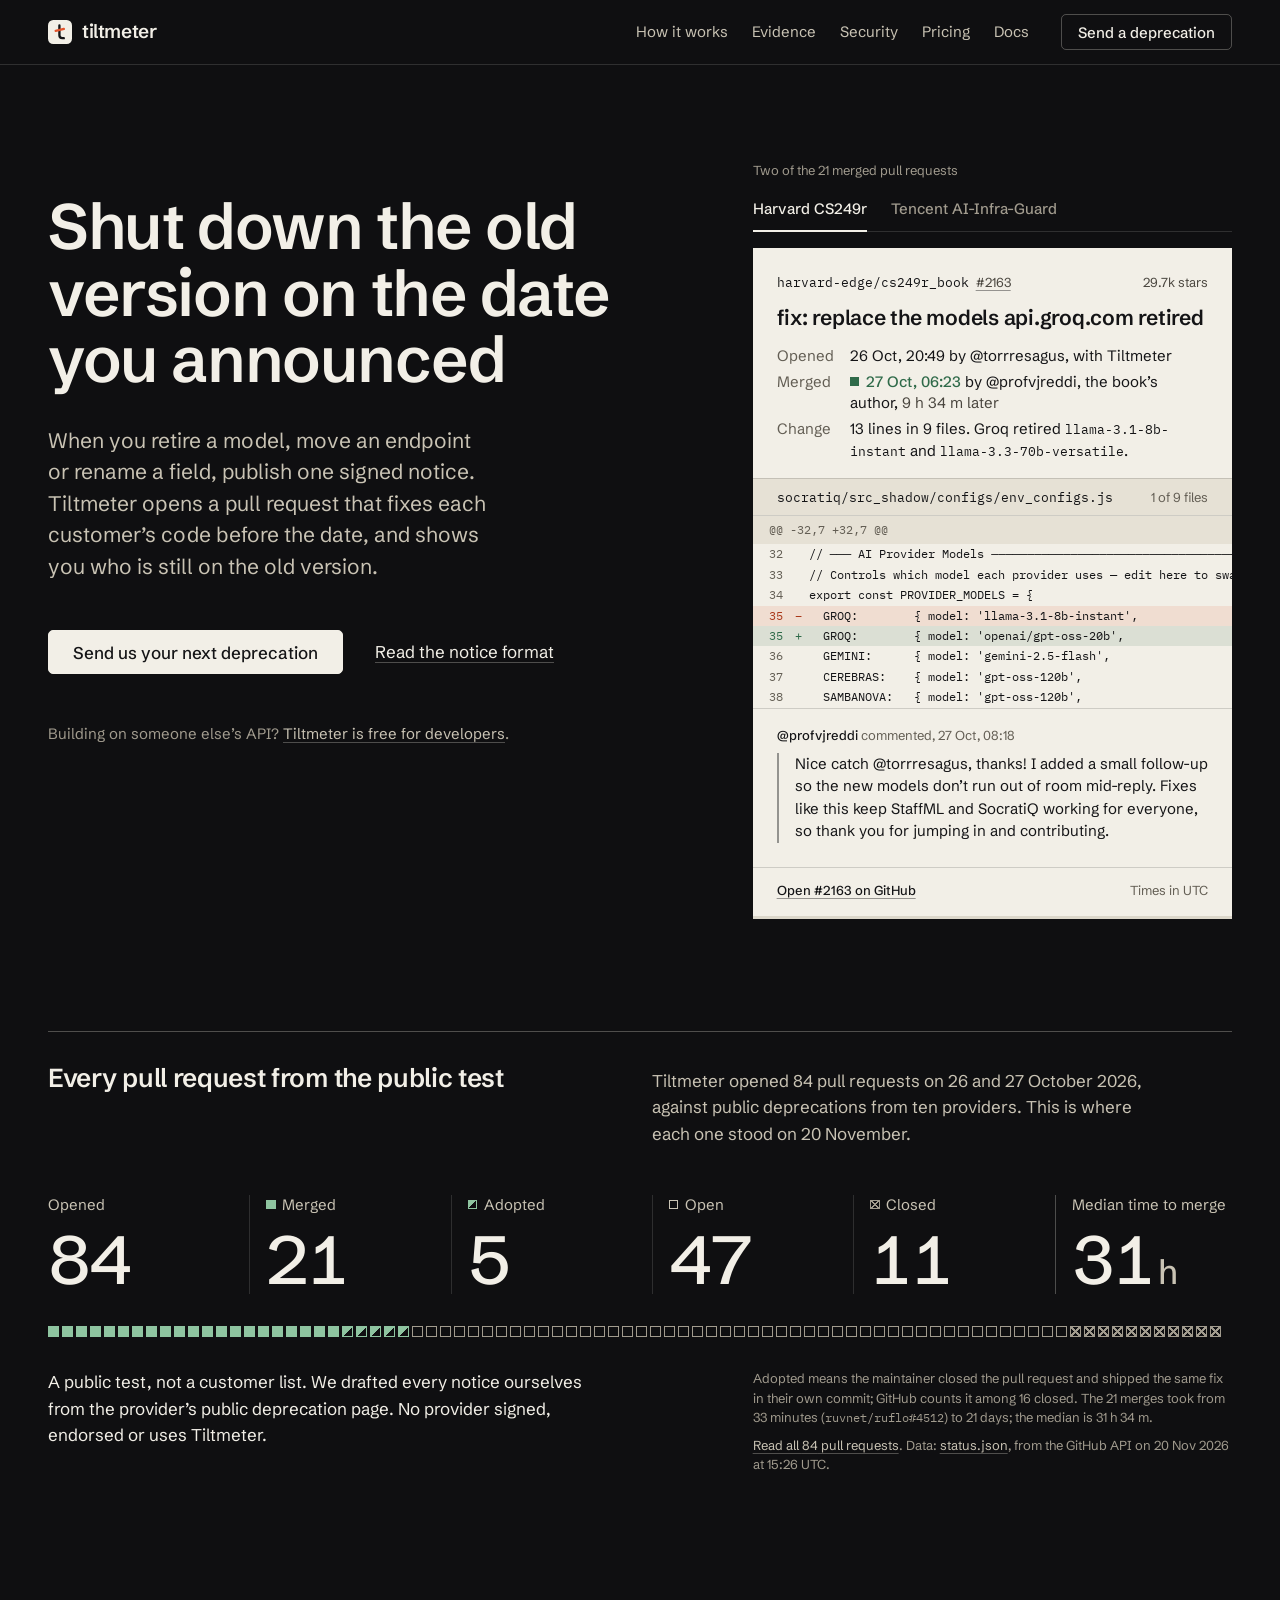
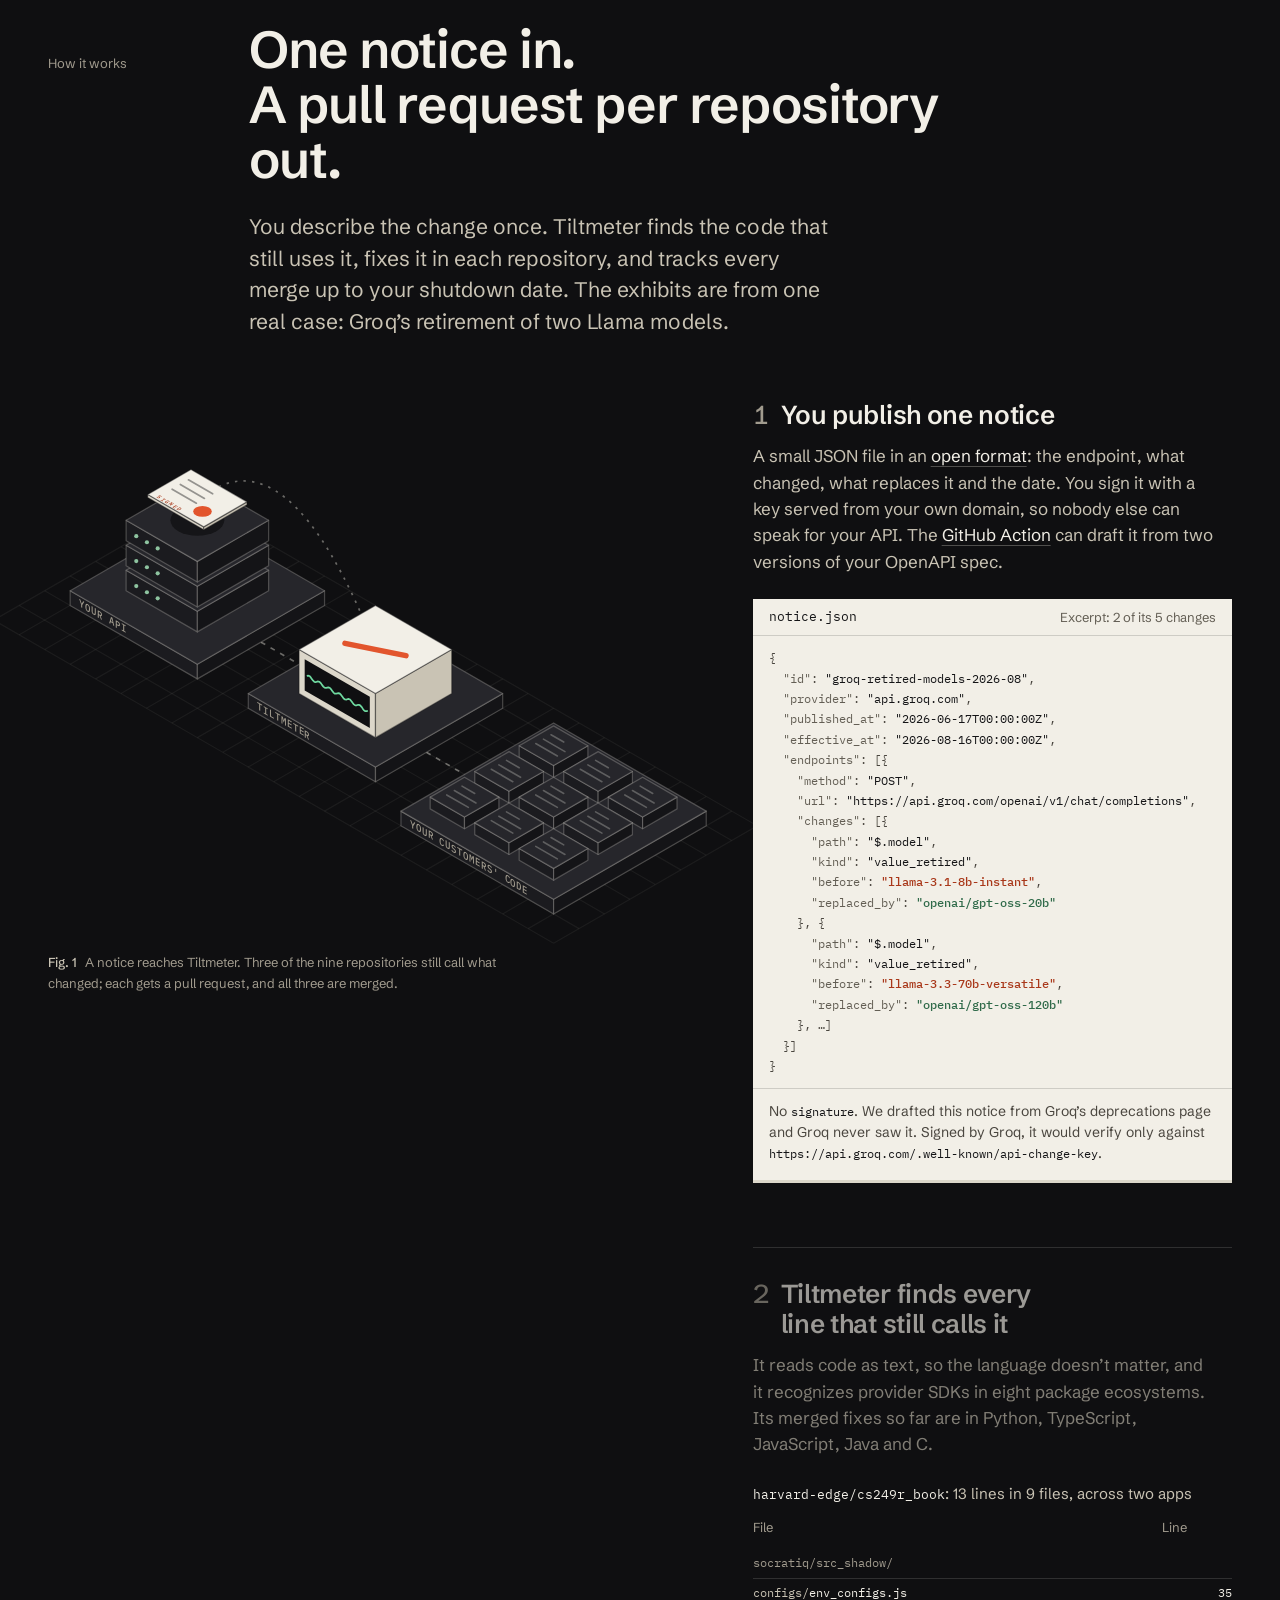
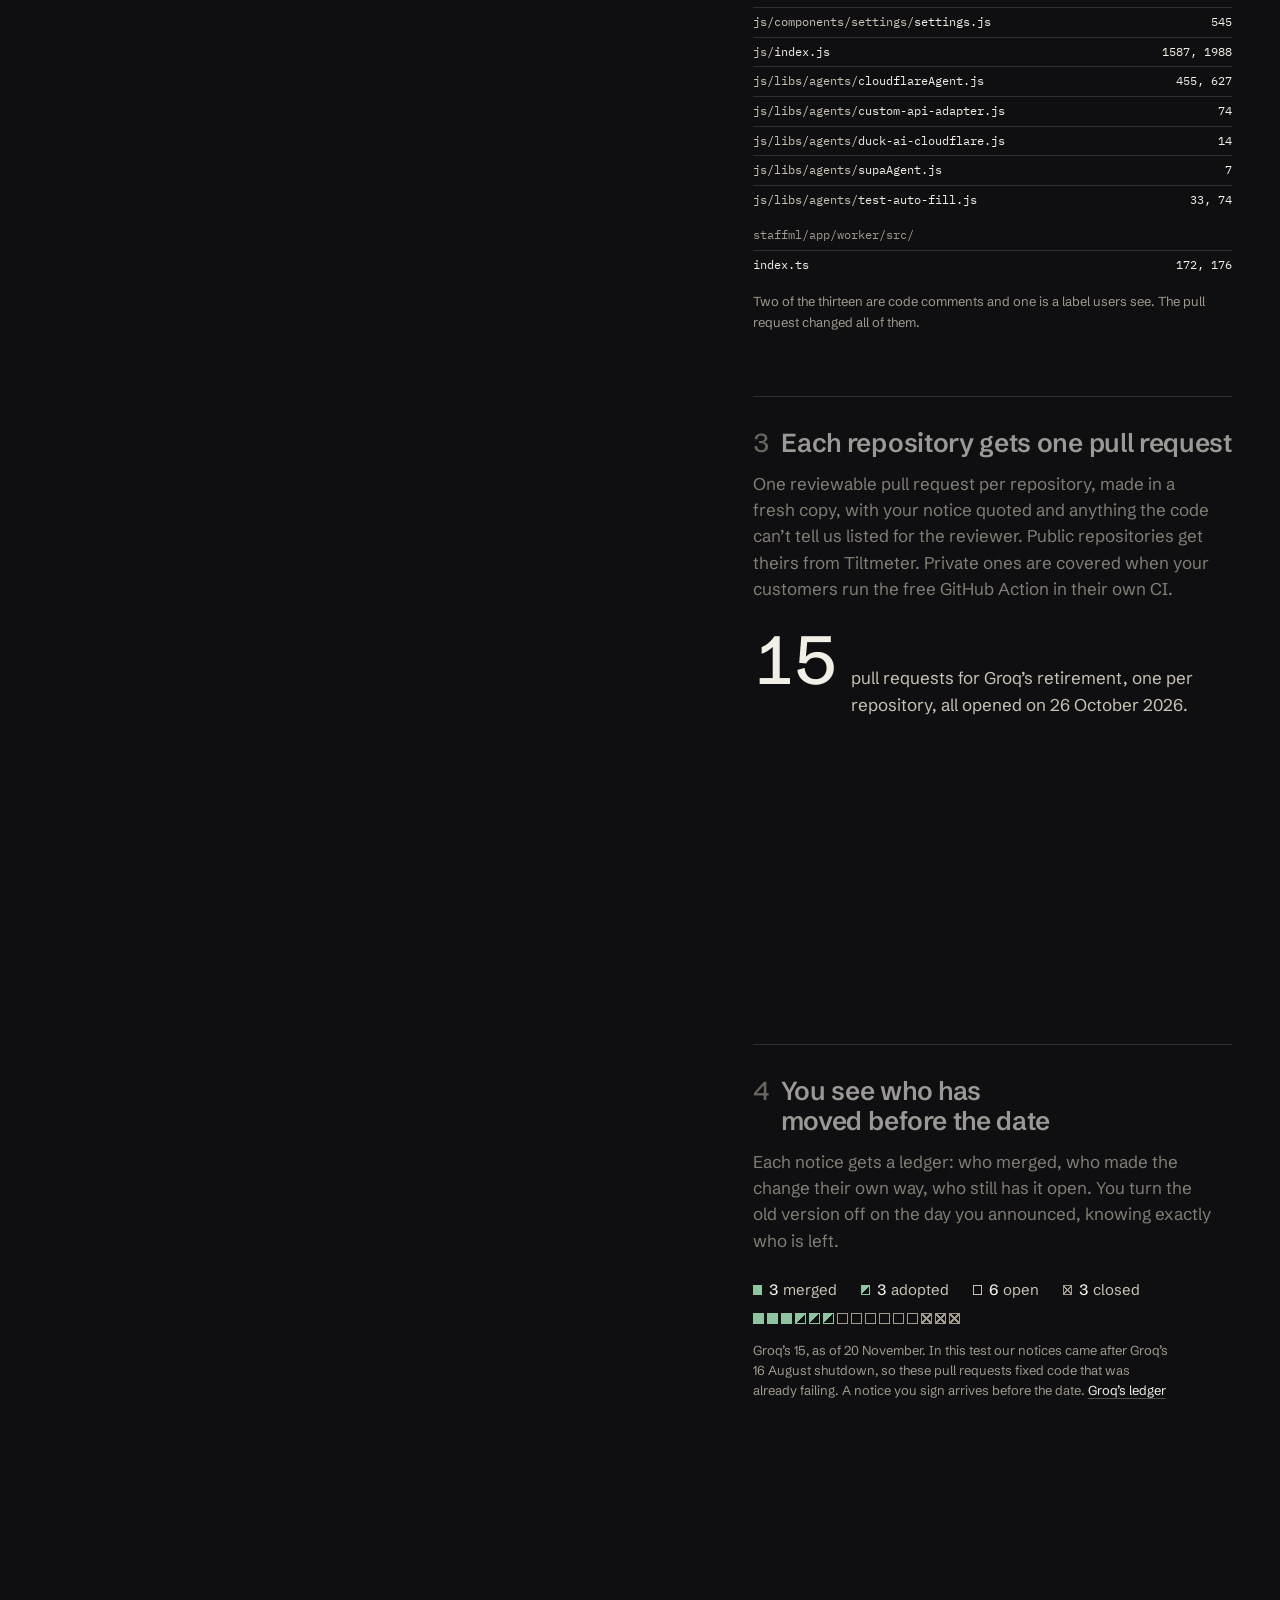
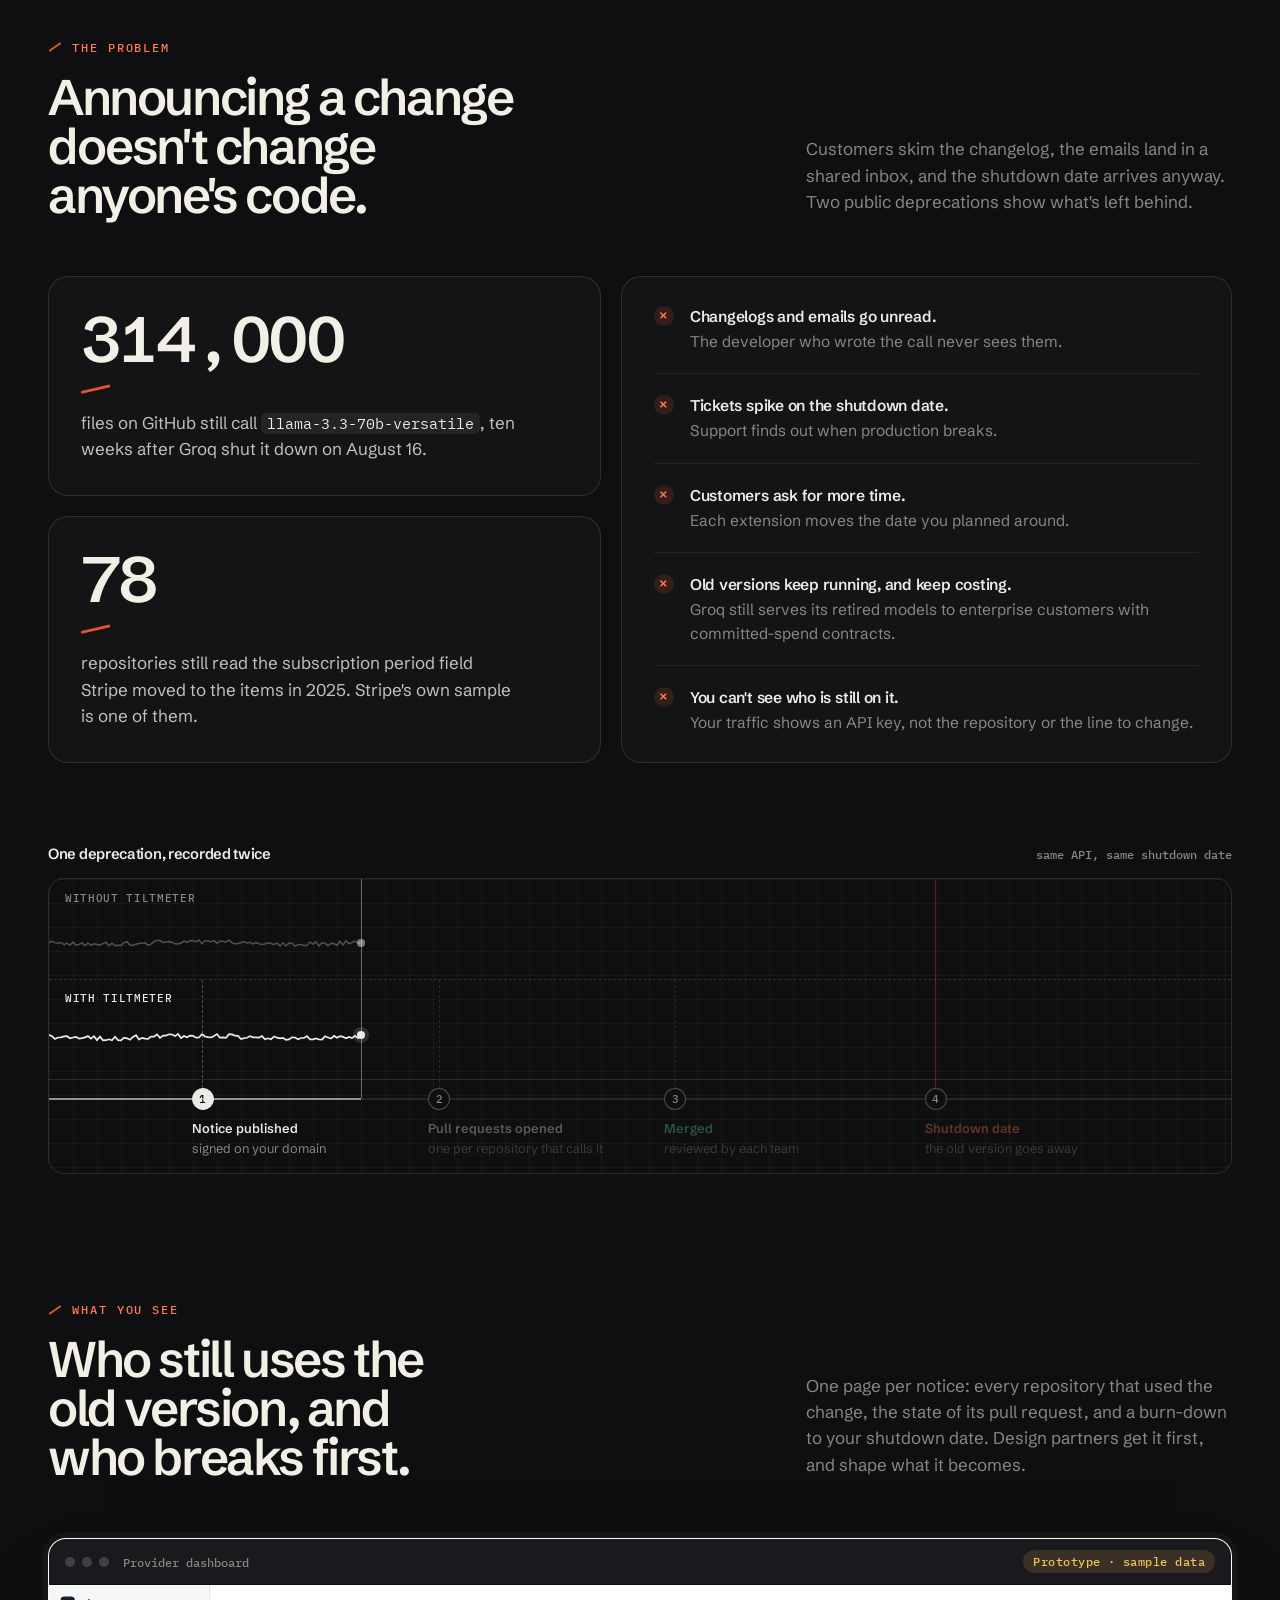
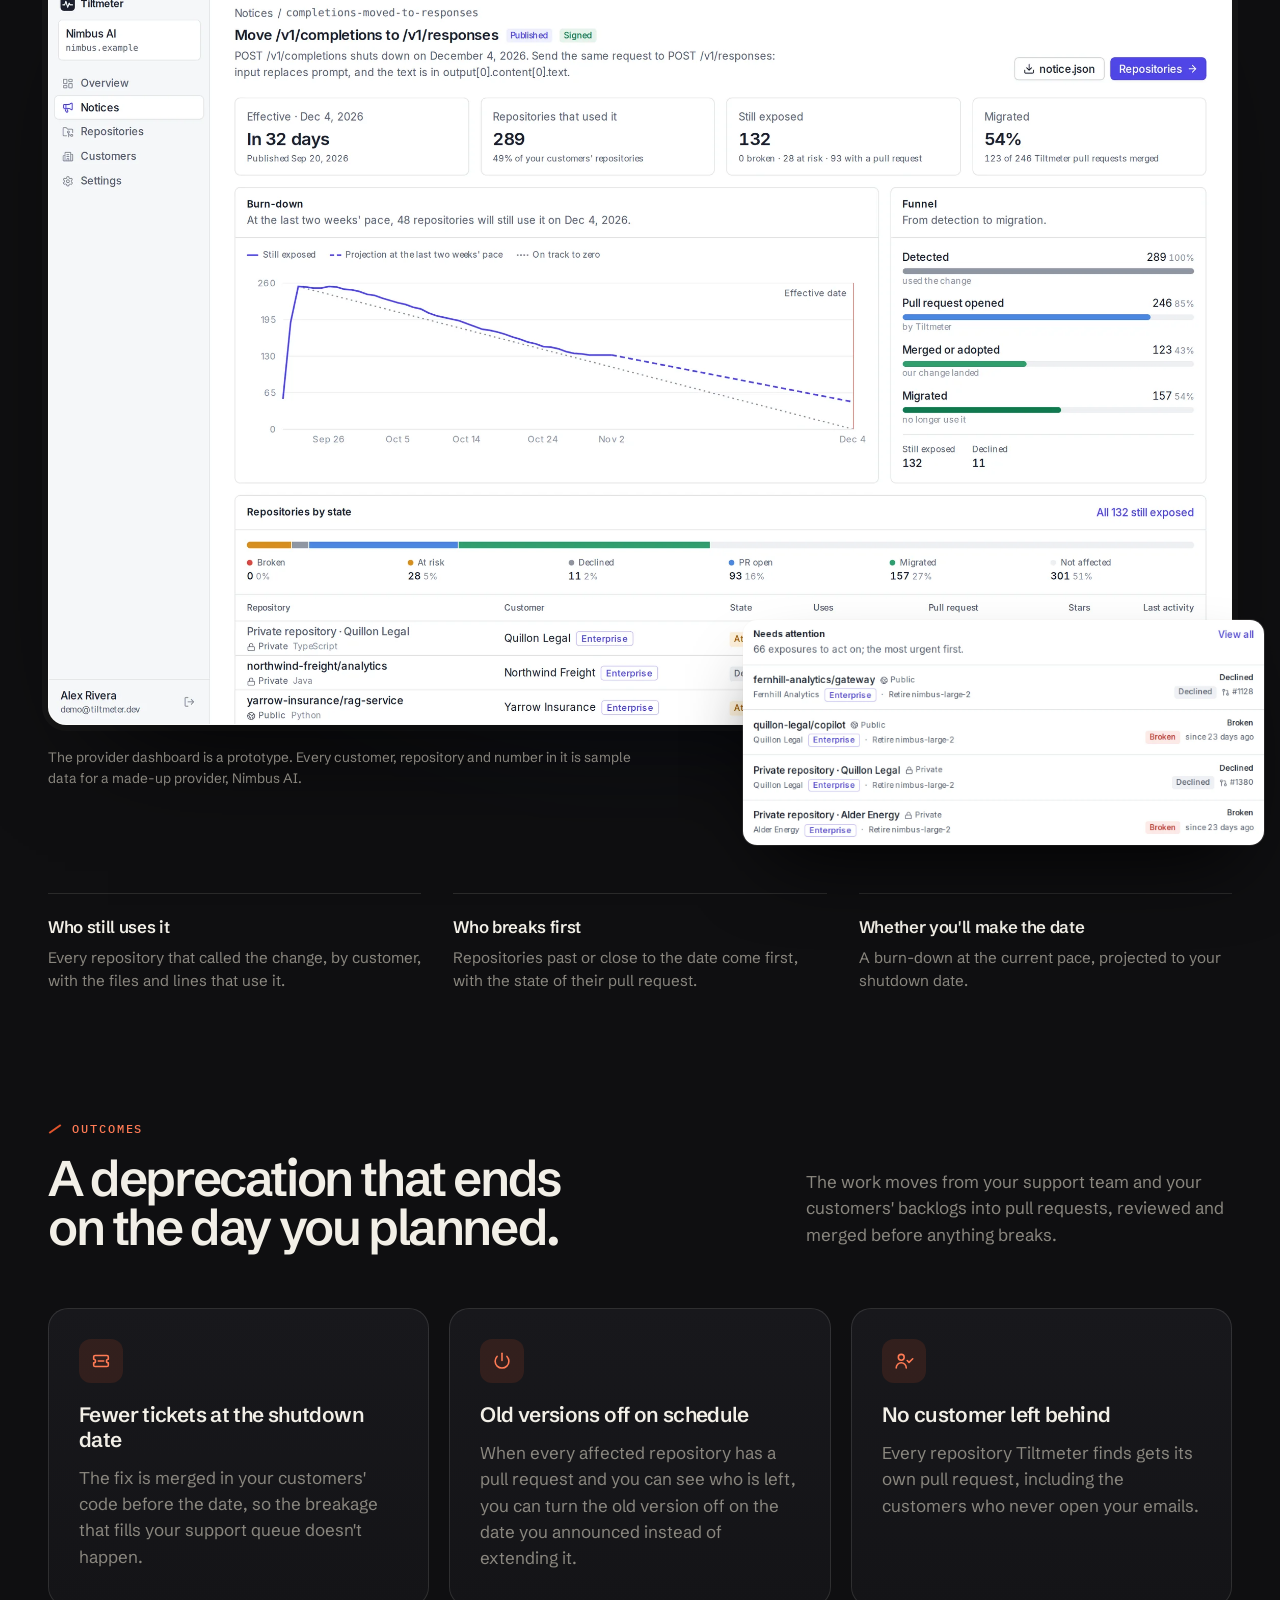
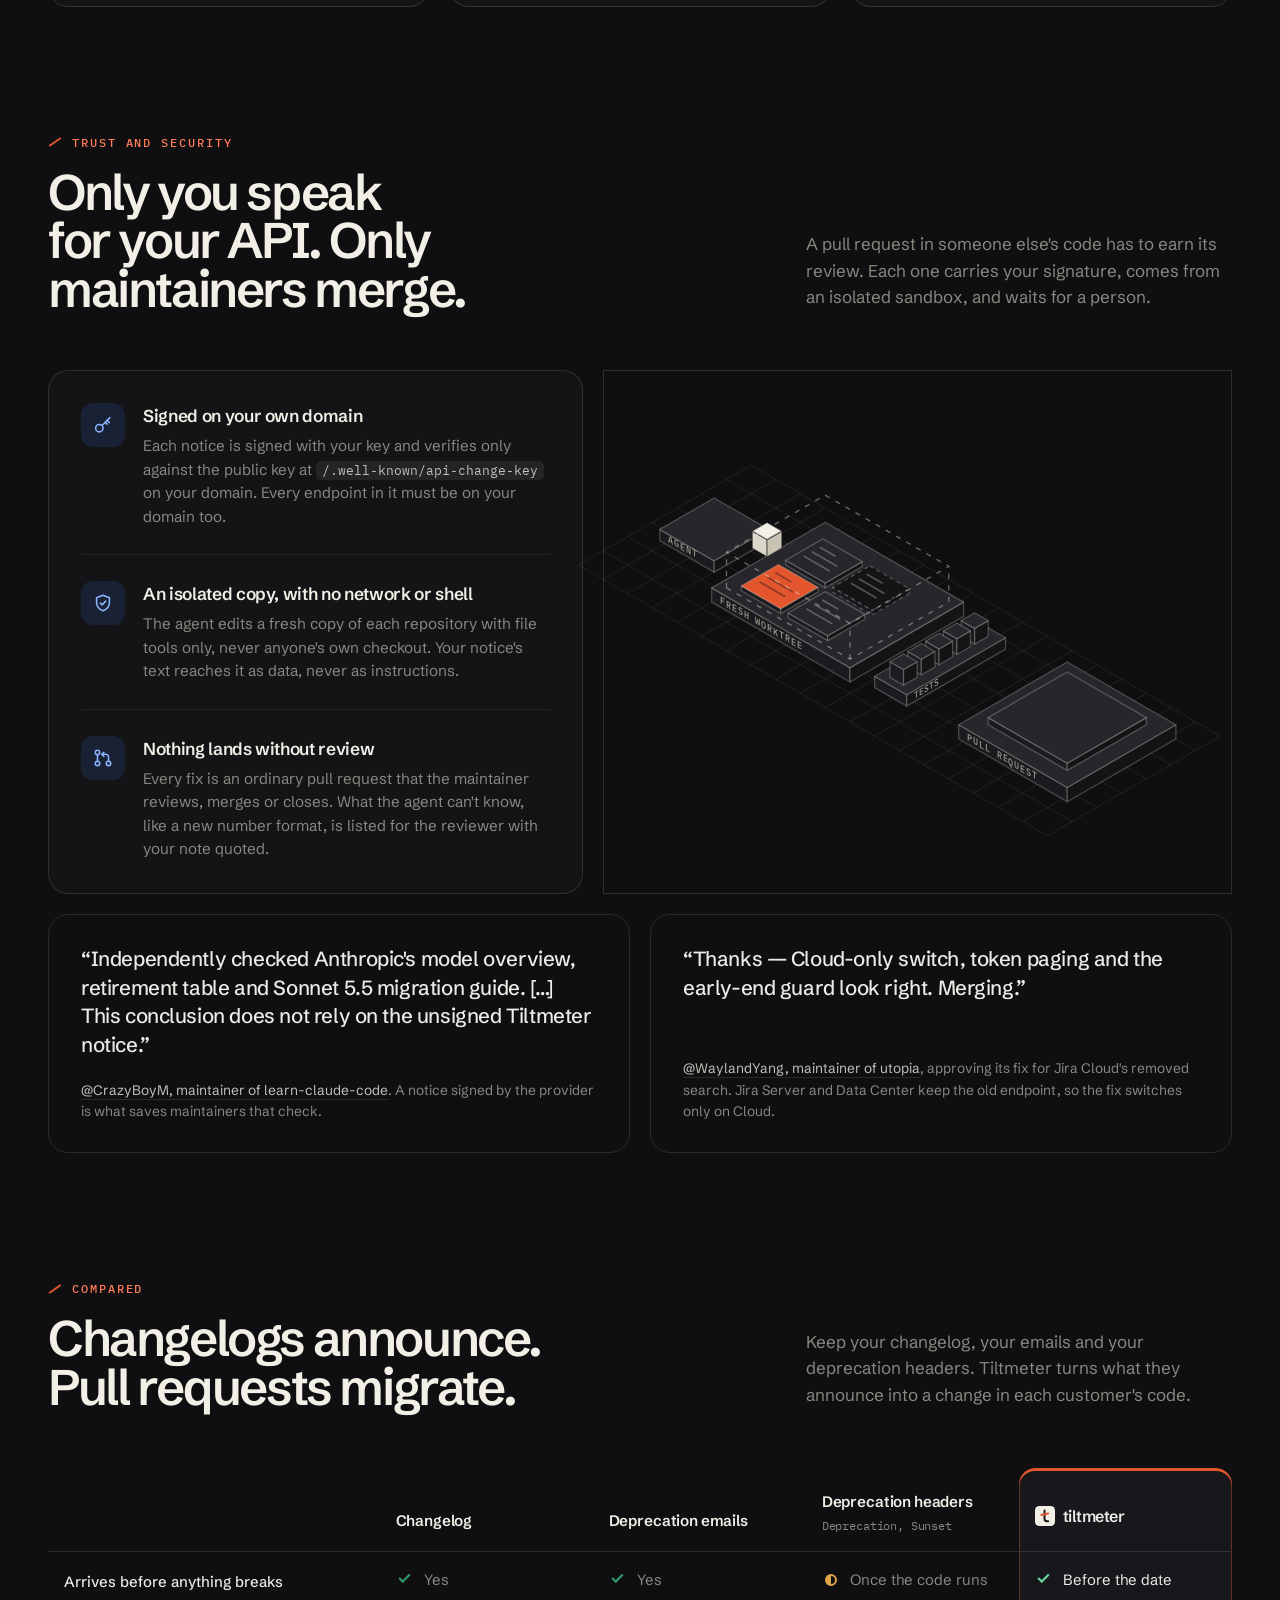
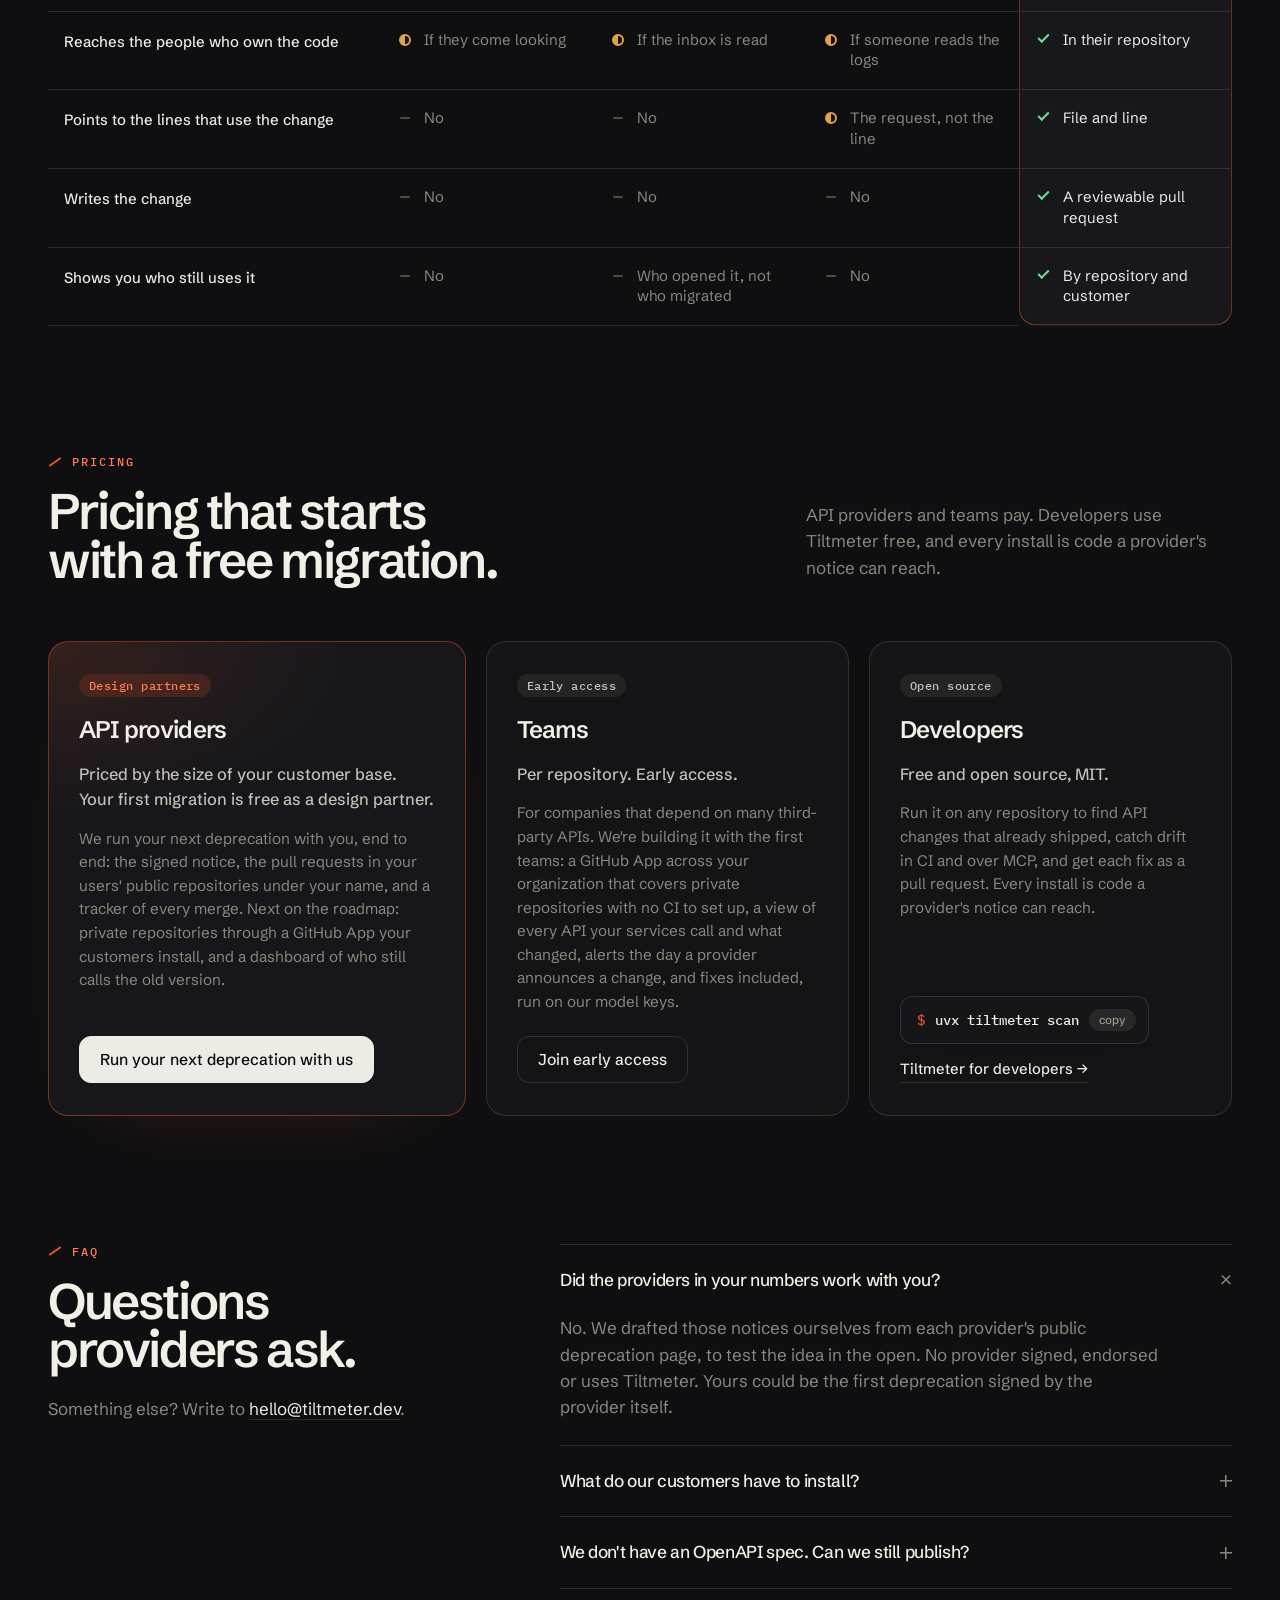
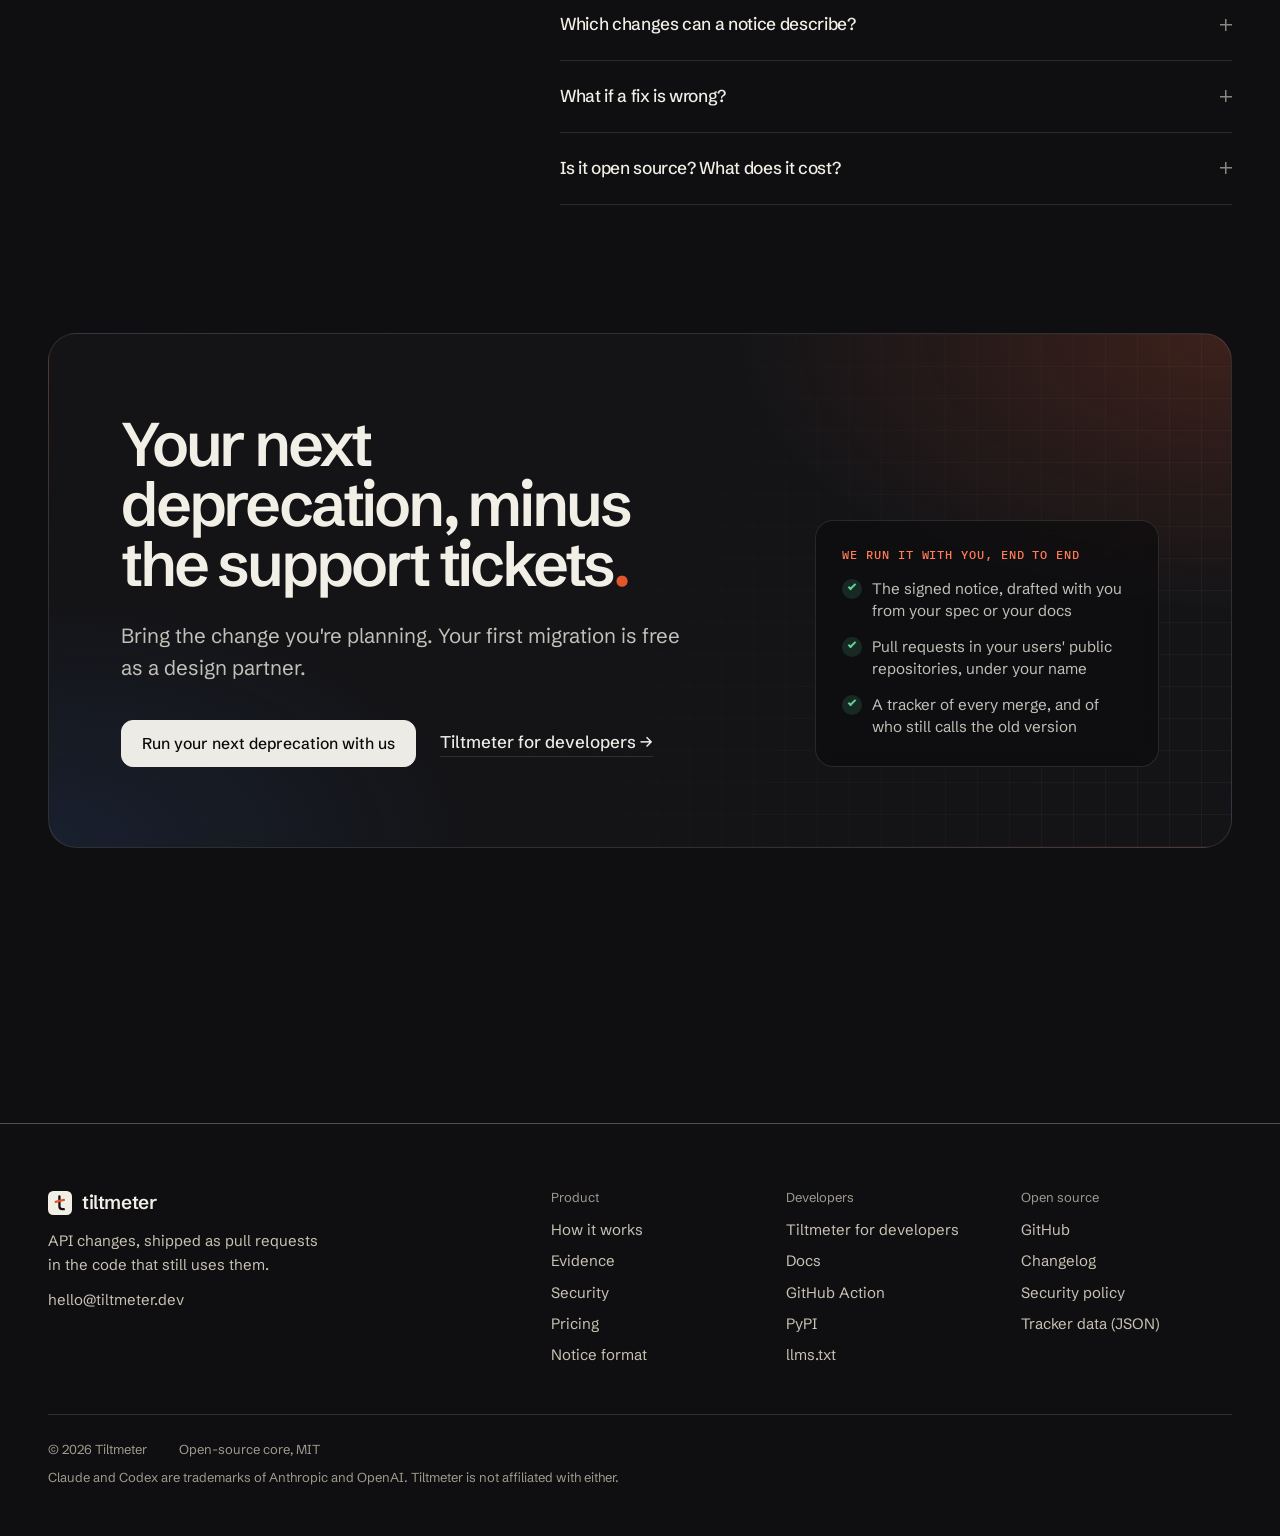
<file: index.html>
<!doctype html>
<html lang="en">
<head>
  <meta charset="utf-8">
  <meta name="viewport" content="width=device-width, initial-scale=1">
  <meta name="color-scheme" content="dark">
  <title>Tiltmeter · Shut down old API versions on the date you announced</title>
  <meta name="description" content="When you retire a model, move an endpoint or rename a field, publish one signed notice. Tiltmeter opens a pull request that fixes each customer's code before your shutdown date, and shows you who still uses the old version.">
  <link rel="icon" href="favicon.svg" type="image/svg+xml">
  <link rel="canonical" href="https://tiltmeter.dev/">
  <meta property="og:type" content="website">
  <meta property="og:url" content="https://tiltmeter.dev/">
  <meta property="og:title" content="Tiltmeter: ship API changes without breaking your customers">
  <meta property="og:description" content="Every deprecation becomes pull requests in your customers' code. 84 opened in a week, 26 landed (21 merged as written, 5 adopted by their maintainers), in repositories with 1.34M GitHub stars.">
  <meta property="og:image" content="https://tiltmeter.dev/og.png">
  <meta property="og:image:width" content="1200">
  <meta property="og:image:height" content="630">
  <meta property="og:image:alt" content="Tiltmeter: ship API changes without breaking your customers">
  <meta name="twitter:card" content="summary_large_image">
  <meta name="twitter:title" content="Tiltmeter: ship API changes without breaking your customers">
  <meta name="twitter:description" content="Every deprecation becomes pull requests in your customers' code, before your shutdown date.">
  <meta name="twitter:image" content="https://tiltmeter.dev/og.png">
  <!-- shell:head:start -->
  <script>document.documentElement.classList.add("js")</script>
  <link rel="preload" href="/fonts/schibsted-grotesk-latin.woff2" as="font" type="font/woff2" crossorigin>
  <link rel="preload" href="/fonts/ibm-plex-mono-400-latin.woff2" as="font" type="font/woff2" crossorigin>
  <link rel="stylesheet" href="/styles.css">
  <link rel="stylesheet" href="/tokens.css">
  <link rel="stylesheet" href="/site.css">
  <link rel="stylesheet" href="/home.css">
  <script src="/site.js" defer></script>
  <!-- shell:head:end -->
  <link rel="alternate" type="text/plain" href="/llms.txt" title="llms.txt">
  <script type="application/ld+json">{"@context": "https://schema.org", "@type": "Organization", "name": "Tiltmeter", "url": "https://tiltmeter.dev/", "logo": "https://tiltmeter.dev/favicon.svg", "description": "Tiltmeter turns API deprecations into pull requests in the code that still uses what changed.", "sameAs": ["https://github.com/tiltmeter-dev/tiltmeter"]}</script>
</head>
<body>
  <!-- shell:nav:start -->
  <a class="skip-link" href="#main">Skip to content</a>
  <header class="site-nav">
    <div class="site-nav__in page">
      <a class="site-brand" href="/" aria-label="Tiltmeter, home"><svg viewBox="0 0 1024 1024" aria-hidden="true"><rect width="1024" height="1024" rx="224" fill="#f2efe7"/><path d="M487 230V651Q487 776 612 776H674" fill="none" stroke="#141416" stroke-width="100" stroke-linecap="round" stroke-linejoin="round"/><path d="M323 425H682" stroke="#e2552d" stroke-width="100" stroke-linecap="round" transform="rotate(-13 487 425)"/></svg><span aria-hidden="true">tiltmeter</span></a>
      <button class="site-nav__toggle" type="button" aria-expanded="false" aria-controls="site-menu">Menu</button>
      <nav class="site-nav__menu" id="site-menu" aria-label="Main">
        <ul class="site-nav__links">
          <li><a href="/#how">How it works</a></li>
          <li><a href="/migrations/">Evidence</a></li>
          <li><a href="/#security">Security</a></li>
          <li><a href="/#pricing">Pricing</a></li>
          <li><a href="https://github.com/tiltmeter-dev/tiltmeter/blob/main/docs/getting-started.md">Docs</a></li>
        </ul>
        <a class="button button--line site-nav__cta" href="mailto:hello@tiltmeter.dev?subject=Our%20next%20deprecation&amp;body=What%20is%20changing%20(endpoint%2C%20model%20or%20field)%3A%0D%0A%0D%0AWhen%20it%20takes%20effect%3A%0D%0A%0D%0ALink%20to%20the%20announcement%20or%20docs%3A%0D%0A">Send a deprecation</a>
      </nav>
    </div>
  </header>
  <!-- shell:nav:end -->

  <main id="main">
    <section class="lead page grid-12" aria-labelledby="lead-title">
      <div class="lead__text">
        <h1 id="lead-title">Shut down the old version on the date you announced</h1>
        <p class="lead__lede">When you retire a model, move an endpoint or rename a field, publish one signed notice. Tiltmeter opens a pull request that fixes each customer’s code before the date, and shows you who is still on the old version.</p>
        <div class="lead__actions">
          <a class="button button--solid" href="mailto:hello@tiltmeter.dev?subject=Our%20next%20deprecation&amp;body=What%20is%20changing%20(endpoint%2C%20model%20or%20field)%3A%0D%0A%0D%0AWhen%20it%20takes%20effect%3A%0D%0A%0D%0ALink%20to%20the%20announcement%20or%20docs%3A%0D%0A">Send us your next deprecation</a>
          <a class="link" href="https://github.com/tiltmeter-dev/tiltmeter/blob/main/docs/notice-spec.md">Read the notice format</a>
        </div>
        <p class="lead__aside">Building on someone else’s API? <a class="link" href="/developers/">Tiltmeter is free for developers</a>.</p>
      </div>

      <div class="lead__evidence cases" data-cases>
        <h2 class="cases__title" id="cases-title">Two of the <span data-tracker="merged">21</span> merged pull requests</h2>
        <div class="cases__tabs" role="tablist" aria-labelledby="cases-title" hidden>
          <button type="button" role="tab" id="tab-harvard" aria-controls="case-harvard" aria-selected="true">Harvard CS249r</button>
          <button type="button" role="tab" id="tab-tencent" aria-controls="case-tencent" aria-selected="false" tabindex="-1">Tencent AI-Infra-Guard</button>
        </div>

        <section class="record paper" id="case-harvard" aria-labelledby="case-harvard-title">
          <div class="record__head">
            <p class="record__repo"><span><code>harvard-edge/cs249r_book</code> <a class="link" href="https://github.com/harvard-edge/cs249r_book/pull/2163">#2163</a></span><span>29.7k stars</span></p>
            <h3 class="record__title" id="case-harvard-title">fix: replace the models api.groq.com retired</h3>
            <dl class="record__facts">
              <dt>Opened</dt>
              <dd><time datetime="2026-10-26T20:49:13Z">26 Oct, 20:49</time> by @torrresagus, with Tiltmeter</dd>
              <dt>Merged</dt>
              <dd><span class="merged"><span class="mark mark--merged" aria-hidden="true"></span><time datetime="2026-10-27T06:23:46Z">27 Oct, 06:23</time></span> by @profvjreddi, the book’s author, <span class="elapsed">9 h 34 m later</span></dd>
              <dt>Change</dt>
              <dd>13 lines in 9 files. Groq retired <code>llama-3.1-8b-instant</code> and <code>llama-3.3-70b-versatile</code>.</dd>
            </dl>
          </div>
          <p class="record__file"><code>socratiq/<wbr>src_shadow/<wbr>configs/<wbr>env_configs.js</code><span>1 of 9 files</span></p>
          <div class="diff-scroll" role="region" aria-label="Diff of env_configs.js in pull request 2163" tabindex="0">
            <table class="diff">
              <caption class="d-hunk">@@ -32,7 +32,7 @@</caption>
              <tbody>
                <tr class="d-ctx"><td class="d-ln">32</td><td class="d-code"><span class="d-mark" aria-hidden="true"> </span>// ─── AI Provider Models ───────────────────────────────────────────────────────</td></tr>
                <tr class="d-ctx"><td class="d-ln">33</td><td class="d-code"><span class="d-mark" aria-hidden="true"> </span>// Controls which model each provider uses — edit here to swap models globally</td></tr>
                <tr class="d-ctx"><td class="d-ln">34</td><td class="d-code"><span class="d-mark" aria-hidden="true"> </span>export const PROVIDER_MODELS = {</td></tr>
                <tr class="d-del"><td class="d-ln">35</td><td class="d-code"><span class="vh">Removed: </span><span class="d-mark" aria-hidden="true">−</span>  GROQ:        { model: &#x27;llama-3.1-8b-instant&#x27;,                              stream: true  },</td></tr>
                <tr class="d-add"><td class="d-ln">35</td><td class="d-code"><span class="vh">Added: </span><span class="d-mark" aria-hidden="true">+</span>  GROQ:        { model: &#x27;openai/gpt-oss-20b&#x27;,                                stream: true  },</td></tr>
                <tr class="d-ctx"><td class="d-ln">36</td><td class="d-code"><span class="d-mark" aria-hidden="true"> </span>  GEMINI:      { model: &#x27;gemini-2.5-flash&#x27;,                                  stream: true  },</td></tr>
                <tr class="d-ctx"><td class="d-ln">37</td><td class="d-code"><span class="d-mark" aria-hidden="true"> </span>  CEREBRAS:    { model: &#x27;gpt-oss-120b&#x27;,                                      stream: true  },</td></tr>
                <tr class="d-ctx"><td class="d-ln">38</td><td class="d-code"><span class="d-mark" aria-hidden="true"> </span>  SAMBANOVA:   { model: &#x27;gpt-oss-120b&#x27;,                                      stream: true  },</td></tr>
              </tbody>
            </table>
          </div>
          <div class="record__comment">
            <p class="record__who"><b>@profvjreddi</b> commented, <time datetime="2026-10-27T08:18:39Z">27 Oct, 08:18</time></p>
            <blockquote class="record__quote" cite="https://github.com/harvard-edge/cs249r_book/pull/2163#issuecomment-6437003343">
              <p>Nice catch @torrresagus, thanks! I added a small follow-up so the new models don’t run out of room mid-reply. Fixes like this keep StaffML and SocratiQ working for everyone, so thank you for jumping in and contributing.</p>
            </blockquote>
          </div>
          <p class="record__foot"><a class="link" href="https://github.com/harvard-edge/cs249r_book/pull/2163">Open #2163 on GitHub</a><span>Times in UTC</span></p>
        </section>

        <section class="record paper" id="case-tencent" aria-labelledby="case-tencent-title">
          <div class="record__head">
            <p class="record__repo"><span><code>Tencent/AI-Infra-Guard</code> <a class="link" href="https://github.com/Tencent/AI-Infra-Guard/pull/728">#728</a></span><span>7.2k stars</span></p>
            <h3 class="record__title" id="case-tencent-title">fix(agent-scan): move Hugging Face preset to router.huggingface.co/hf-inference</h3>
            <dl class="record__facts">
              <dt>Opened</dt>
              <dd><time datetime="2026-10-27T05:20:21Z">27 Oct, 05:20</time> by @torrresagus, with Tiltmeter</dd>
              <dt>Merged</dt>
              <dd><span class="merged"><span class="mark mark--merged" aria-hidden="true"></span><time datetime="2026-10-28T01:55:16Z">28 Oct, 01:55</time></span> by @boy-hack, after approving it, <span class="elapsed">20 h 34 m later</span></dd>
              <dt>Change</dt>
              <dd>2 lines in 2 files. Hugging Face moved serverless inference to <code>router.huggingface.co</code>.</dd>
            </dl>
          </div>
          <p class="record__file"><code>agent-scan/<wbr>providers.yaml</code><span>1 of 2 files</span></p>
          <div class="diff-scroll" role="region" aria-label="Diff of providers.yaml in pull request 728" tabindex="0">
            <table class="diff">
              <caption class="d-hunk">@@ -254,7 +254,7 @@</caption>
              <tbody>
                <tr class="d-ctx"><td class="d-ln">254</td><td class="d-code"><span class="d-mark" aria-hidden="true"> </span>    providers:</td></tr>
                <tr class="d-ctx"><td class="d-ln">255</td><td class="d-code"><span class="d-mark" aria-hidden="true"> </span>      huggingface:</td></tr>
                <tr class="d-ctx"><td class="d-ln">256</td><td class="d-code"><span class="d-mark" aria-hidden="true"> </span>        env_keys: [&quot;HF_API_TOKEN&quot;, &quot;HUGGINGFACE_API_KEY&quot;]</td></tr>
                <tr class="d-del"><td class="d-ln">257</td><td class="d-code"><span class="vh">Removed: </span><span class="d-mark" aria-hidden="true">−</span>        base_url: &quot;https://api-inference.huggingface.co&quot;</td></tr>
                <tr class="d-add"><td class="d-ln">257</td><td class="d-code"><span class="vh">Added: </span><span class="d-mark" aria-hidden="true">+</span>        base_url: &quot;https://router.huggingface.co/hf-inference&quot;</td></tr>
                <tr class="d-ctx"><td class="d-ln">258</td><td class="d-code"><span class="d-mark" aria-hidden="true"> </span>        endpoint: &quot;/models/{{model}}&quot;</td></tr>
                <tr class="d-ctx"><td class="d-ln">259</td><td class="d-code"><span class="d-mark" aria-hidden="true"> </span>        default_model: &quot;gpt2&quot;</td></tr>
                <tr class="d-ctx"><td class="d-ln">260</td><td class="d-code"><span class="d-mark" aria-hidden="true"> </span> </td></tr>
              </tbody>
            </table>
          </div>
          <div class="record__comment">
            <p class="record__who"><b>@boy-hack</b> approved these changes, <time datetime="2026-10-28T01:54:33Z">28 Oct, 01:54</time></p>
            <blockquote class="record__quote" cite="https://github.com/Tencent/AI-Infra-Guard/pull/728#pullrequestreview-5676830654">
              <p>Verified locally on top of latest main (<code>33768c58</code>) […] Only two references to the old URL exist in the repo, and both files are covered by this PR. Both YAML presets parse cleanly, and the agent-scan suite failure set is identical to the main baseline […]</p>
              <p>Thanks for the fix!</p>
            </blockquote>
          </div>
          <p class="record__foot"><a class="link" href="https://github.com/Tencent/AI-Infra-Guard/pull/728">Open #728 on GitHub</a><span>Times in UTC</span></p>
        </section>
      </div>
    </section>

    <section class="ledger page" aria-labelledby="ledger-title">
      <div class="ledger__rule">
        <div class="ledger__head grid-12">
          <h2 id="ledger-title">Every pull request from the public test</h2>
          <p>Tiltmeter opened 84 pull requests on 26 and 27 October 2026, against public deprecations from ten providers. This is where each one stood on <span data-tracker="as-of">20 November</span>.</p>
        </div>
        <dl class="ledger__figures grid-12">
          <div class="ledger__total"><dt>Opened</dt><dd data-tracker="opened">84</dd></div>
          <div><dt><span class="mark mark--merged" aria-hidden="true"></span>Merged</dt><dd data-tracker="merged">21</dd></div>
          <div><dt><span class="mark mark--adopted" aria-hidden="true"></span>Adopted</dt><dd data-tracker="adopted">5</dd></div>
          <div><dt><span class="mark mark--open" aria-hidden="true"></span>Open</dt><dd data-tracker="open">47</dd></div>
          <div><dt><span class="mark mark--closed" aria-hidden="true"></span>Closed</dt><dd data-tracker="closed">11</dd></div>
          <div class="ledger__median"><dt>Median time to merge</dt><dd><span data-tracker="median">31</span><span class="unit" data-tracker="median-unit">h</span></dd></div>
        </dl>
        <div class="units" aria-hidden="true" data-tracker="units"><i class="mark mark--merged"></i><i class="mark mark--merged"></i><i class="mark mark--merged"></i><i class="mark mark--merged"></i><i class="mark mark--merged"></i><i class="mark mark--merged"></i><i class="mark mark--merged"></i><i class="mark mark--merged"></i><i class="mark mark--merged"></i><i class="mark mark--merged"></i><i class="mark mark--merged"></i><i class="mark mark--merged"></i><i class="mark mark--merged"></i><i class="mark mark--merged"></i><i class="mark mark--merged"></i><i class="mark mark--merged"></i><i class="mark mark--merged"></i><i class="mark mark--merged"></i><i class="mark mark--merged"></i><i class="mark mark--merged"></i><i class="mark mark--merged"></i><i class="mark mark--adopted"></i><i class="mark mark--adopted"></i><i class="mark mark--adopted"></i><i class="mark mark--adopted"></i><i class="mark mark--adopted"></i><i class="mark mark--open"></i><i class="mark mark--open"></i><i class="mark mark--open"></i><i class="mark mark--open"></i><i class="mark mark--open"></i><i class="mark mark--open"></i><i class="mark mark--open"></i><i class="mark mark--open"></i><i class="mark mark--open"></i><i class="mark mark--open"></i><i class="mark mark--open"></i><i class="mark mark--open"></i><i class="mark mark--open"></i><i class="mark mark--open"></i><i class="mark mark--open"></i><i class="mark mark--open"></i><i class="mark mark--open"></i><i class="mark mark--open"></i><i class="mark mark--open"></i><i class="mark mark--open"></i><i class="mark mark--open"></i><i class="mark mark--open"></i><i class="mark mark--open"></i><i class="mark mark--open"></i><i class="mark mark--open"></i><i class="mark mark--open"></i><i class="mark mark--open"></i><i class="mark mark--open"></i><i class="mark mark--open"></i><i class="mark mark--open"></i><i class="mark mark--open"></i><i class="mark mark--open"></i><i class="mark mark--open"></i><i class="mark mark--open"></i><i class="mark mark--open"></i><i class="mark mark--open"></i><i class="mark mark--open"></i><i class="mark mark--open"></i><i class="mark mark--open"></i><i class="mark mark--open"></i><i class="mark mark--open"></i><i class="mark mark--open"></i><i class="mark mark--open"></i><i class="mark mark--open"></i><i class="mark mark--open"></i><i class="mark mark--open"></i><i class="mark mark--open"></i><i class="mark mark--closed"></i><i class="mark mark--closed"></i><i class="mark mark--closed"></i><i class="mark mark--closed"></i><i class="mark mark--closed"></i><i class="mark mark--closed"></i><i class="mark mark--closed"></i><i class="mark mark--closed"></i><i class="mark mark--closed"></i><i class="mark mark--closed"></i><i class="mark mark--closed"></i></div>
        <div class="ledger__notes grid-12">
          <p class="ledger__disclosure">A public test, not a customer list. We drafted every notice ourselves from the provider’s public deprecation page. No provider signed, endorsed or uses Tiltmeter.</p>
          <div class="ledger__fine">
            <p>Adopted means the maintainer closed the pull request and shipped the same fix in their own commit; GitHub counts it among <span data-tracker="closed-all">16</span> closed. The <span data-tracker="merged">21</span> merges took from <span data-tracker="fastest">33 minutes</span> (<code data-tracker="fastest-pr">ruvnet/ruflo#4512</code>) to <span data-tracker="slowest">21 days</span>; the median is <span data-tracker="median-long">31 h 34 m</span>.</p>
            <p><a class="link" href="/migrations/">Read all <span data-tracker="opened">84</span> pull requests</a>. Data: <a class="link" href="/migrations/status.json">status.json</a>, from the GitHub API on <span data-tracker="as-of-long">20 Nov 2026 at 15:26 UTC</span>.</p>
          </div>
        </div>
      </div>
    </section>

    <section class="how page" id="how" aria-labelledby="how-title">
      <header class="section-head grid-12">
        <p class="section-head__label">How it works</p>
        <h2 id="how-title">One notice in.<br> A pull request per repository out.</h2>
        <p class="section-head__intro">You describe the change once. Tiltmeter finds the code that still uses it, fixes it in each repository, and tracks every merge up to your shutdown date. The exhibits are from one real case: Groq’s retirement of two Llama models.</p>
      </header>
      <div class="sequence grid-12" data-sequence>
        <figure class="sequence__fig">
          <!-- iso:provider-wide:start --><svg class="iso-svg iso-wide" viewBox="-122 -107 556 437" role="img" aria-label="A provider publishes a signed notice. Tiltmeter scans its customers&#x27; repositories, finds the three that still call what changed, and opens a pull request in each; all three are merged."><g class="floor"><polyline class="grid" points="0.0,-24.0 -166.3,72.0"/><polyline class="grid" points="20.8,-12.0 -145.5,84.0"/><polyline class="grid" points="41.6,0.0 -124.7,96.0"/><polyline class="grid" points="62.4,12.0 -103.9,108.0"/><polyline class="grid" points="83.1,24.0 -83.1,120.0"/><polyline class="grid" points="103.9,36.0 -62.4,132.0"/><polyline class="grid" points="124.7,48.0 -41.6,144.0"/><polyline class="grid" points="145.5,60.0 -20.8,156.0"/><polyline class="grid" points="166.3,72.0 0.0,168.0"/><polyline class="grid" points="187.1,84.0 20.8,180.0"/><polyline class="grid" points="207.8,96.0 41.6,192.0"/><polyline class="grid" points="228.6,108.0 62.4,204.0"/><polyline class="grid" points="249.4,120.0 83.1,216.0"/><polyline class="grid" points="270.2,132.0 103.9,228.0"/><polyline class="grid" points="291.0,144.0 124.7,240.0"/><polyline class="grid" points="311.8,156.0 145.5,252.0"/><polyline class="grid" points="332.6,168.0 166.3,264.0"/><polyline class="grid" points="353.3,180.0 187.1,276.0"/><polyline class="grid" points="374.1,192.0 207.8,288.0"/><polyline class="grid" points="394.9,204.0 228.6,300.0"/><polyline class="grid" points="415.7,216.0 249.4,312.0"/><polyline class="grid" points="436.5,228.0 270.2,324.0"/><polyline class="grid" points="457.3,240.0 291.0,336.0"/><polyline class="grid" points="0.0,-24.0 457.3,240.0"/><polyline class="grid" points="-20.8,-12.0 436.5,252.0"/><polyline class="grid" points="-41.6,0.0 415.7,264.0"/><polyline class="grid" points="-62.4,12.0 394.9,276.0"/><polyline class="grid" points="-83.1,24.0 374.1,288.0"/><polyline class="grid" points="-103.9,36.0 353.3,300.0"/><polyline class="grid" points="-124.7,48.0 332.6,312.0"/><polyline class="grid" points="-145.5,60.0 311.8,324.0"/><polyline class="grid" points="-166.3,72.0 291.0,336.0"/></g><polyline class="path" points="52.0,90.0 93.5,114.0"/><polyline class="path" points="187.1,180.0 228.6,204.0"/><g class="slab"><polygon class="fl" points="-103.9,60.0 0.0,120.0 0.0,108.0 -103.9,48.0" fill="#1b1b1f"/><polygon class="fr" points="103.9,60.0 0.0,120.0 0.0,108.0 103.9,48.0" fill="#141417"/><polygon class="ft" points="0.0,-12.0 103.9,48.0 0.0,108.0 -103.9,48.0" fill="#26262b"/></g><text class="it lab" transform="matrix(0.8660,0.5000,0.0000,1.0000,-96.6,60.8)" font-size="8.5" text-anchor="start">YOUR API</text><g class="server"><polygon class="fl" points="-58.2,48.0 0.0,81.6 0.0,64.8 -58.2,31.2" fill="#1b1b1f"/><polygon class="fr" points="58.2,48.0 0.0,81.6 0.0,64.8 58.2,31.2" fill="#141417"/><polygon class="ft" points="0.0,-2.4 58.2,31.2 0.0,64.8 -58.2,31.2" fill="#26262b"/></g><circle class="led" cx="-49.9" cy="44.2" r="1.7"/><circle class="led" cx="-41.2" cy="49.2" r="1.7"/><circle class="led" cx="-32.4" cy="54.2" r="1.7"/><g class="server"><polygon class="fl" points="-58.2,27.6 0.0,61.2 0.0,44.4 -58.2,10.8" fill="#1b1b1f"/><polygon class="fr" points="58.2,27.6 0.0,61.2 0.0,44.4 58.2,10.8" fill="#141417"/><polygon class="ft" points="0.0,-22.8 58.2,10.8 0.0,44.4 -58.2,10.8" fill="#26262b"/></g><circle class="led" cx="-49.9" cy="23.8" r="1.7"/><circle class="led" cx="-41.2" cy="28.8" r="1.7"/><circle class="led" cx="-32.4" cy="33.8" r="1.7"/><g class="server"><polygon class="fl" points="-58.2,7.2 0.0,40.8 0.0,24.0 -58.2,-9.6" fill="#1b1b1f"/><polygon class="fr" points="58.2,7.2 0.0,40.8 0.0,24.0 58.2,-9.6" fill="#141417"/><polygon class="ft" points="0.0,-43.2 58.2,-9.6 0.0,24.0 -58.2,-9.6" fill="#26262b"/></g><circle class="led" cx="-49.9" cy="3.4" r="1.7"/><circle class="led" cx="-41.2" cy="8.4" r="1.7"/><circle class="led" cx="-32.4" cy="13.4" r="1.7"/><ellipse class="shadow" cx="0.0" cy="-9.6" rx="22.0" ry="12.7"/><path class="trail" d="M0.0,-25.2 Q72.7,-89.2 145.5,94.8"/><g class="slab"><polygon class="fl" points="41.6,144.0 145.5,204.0 145.5,192.0 41.6,132.0" fill="#1b1b1f"/><polygon class="fr" points="249.4,144.0 145.5,204.0 145.5,192.0 249.4,132.0" fill="#141417"/><polygon class="ft" points="145.5,72.0 249.4,132.0 145.5,192.0 41.6,132.0" fill="#26262b"/></g><text class="it lab" transform="matrix(0.8660,0.5000,0.0000,1.0000,48.8,144.8)" font-size="8.5" text-anchor="start">TILTMETER</text><g class="device"><polygon class="fl" points="83.1,132.0 145.5,168.0 145.5,132.0 83.1,96.0" fill="#dcd7ca"/><polygon class="fr" points="207.8,132.0 145.5,168.0 145.5,132.0 207.8,96.0" fill="#c9c3b4"/><polygon class="ft" points="145.5,60.0 207.8,96.0 145.5,132.0 83.1,96.0" fill="#f2efe7"/></g><polygon class="screen" points="87.7,129.4 140.9,160.1 140.9,134.6 87.7,103.9"/><polyline class="wave calm" points="89.4,117.6 90.4,117.3 91.5,117.6 92.5,118.6 93.5,120.0 94.6,121.5 95.6,122.4 96.6,122.6 97.7,122.3 98.7,122.1 99.8,122.4 100.8,123.4 101.8,124.9 102.9,126.3 103.9,127.2 105.0,127.4 106.0,127.1 107.0,126.9 108.1,127.2 109.1,128.3 110.2,129.8 111.2,131.2 112.2,132.0 113.3,132.1 114.3,131.8 115.4,131.6 116.4,132.0 117.4,133.1 118.5,134.6 119.5,136.0 120.6,136.8 121.6,136.9 122.6,136.6 123.7,136.4 124.7,136.8 125.7,138.0 126.8,139.5 127.8,140.8 128.9,141.6 129.9,141.6 130.9,141.3 132.0,141.2 133.0,141.6 134.1,142.8 135.1,144.3 136.1,145.7 137.2,146.4 138.2,146.4 139.3,146.0"/><polyline class="wave quake" points="89.4,117.6 90.4,117.3 91.5,117.6 92.5,118.6 93.5,120.0 94.6,121.5 95.6,122.4 96.6,122.6 97.7,122.3 98.7,122.1 99.8,122.4 100.8,123.4 101.8,124.9 102.9,126.3 103.9,127.2 105.0,127.4 106.0,127.1 107.0,126.9 108.1,127.2 109.1,128.2 110.2,129.8 111.2,132.0 112.2,134.1 113.3,134.4 114.3,131.0 115.4,125.6 116.4,123.6 117.4,128.2 118.5,135.9 119.5,140.4 120.6,140.1 121.6,137.9 122.6,136.4 123.7,136.1 124.7,136.7 125.7,137.9 126.8,139.5 127.8,140.8 128.9,141.6 129.9,141.6 130.9,141.3 132.0,141.2 133.0,141.6 134.1,142.8 135.1,144.3 136.1,145.7 137.2,146.4 138.2,146.4 139.3,146.0"/><g class="needle"><polyline class="needle-l" points="120.6,91.0 170.4,101.0"/></g><ellipse class="pulse p1" cx="145.5" cy="96.0" rx="37.0" ry="21.4"/><ellipse class="pulse p2" cx="145.5" cy="96.0" rx="37.0" ry="21.4"/><g class="slab"><polygon class="fl" points="166.3,240.0 291.0,312.0 291.0,300.0 166.3,228.0" fill="#1b1b1f"/><polygon class="fr" points="415.7,240.0 291.0,312.0 291.0,300.0 415.7,228.0" fill="#141417"/><polygon class="ft" points="291.0,156.0 415.7,228.0 291.0,300.0 166.3,228.0" fill="#26262b"/></g><text class="it lab" transform="matrix(0.8660,0.5000,0.0000,1.0000,173.6,240.8)" font-size="8.5" text-anchor="start">YOUR CUSTOMERS&#x27; CODE</text><g class="tile" data-at="0.17"><polygon class="fl" points="262.9,184.2 291.0,200.4 291.0,190.8 262.9,174.6" fill="#1b1b1f"/><polygon class="fr" points="319.0,184.2 291.0,200.4 291.0,190.8 319.0,174.6" fill="#141417"/><polygon class="ft tt" points="291.0,158.4 319.0,174.6 291.0,190.8 262.9,174.6" fill="#26262b"/><polyline class="glyph" points="288.9,165.6 299.3,171.6"/><polyline class="glyph" points="282.7,169.2 300.3,179.4"/><polyline class="glyph" points="276.4,172.8 294.1,183.0"/></g><g class="tile" data-at="0.17"><polygon class="fl" points="226.6,205.2 254.6,221.4 254.6,211.8 226.6,195.6" fill="#1b1b1f"/><polygon class="fr" points="282.7,205.2 254.6,221.4 254.6,211.8 282.7,195.6" fill="#141417"/><polygon class="ft tt" points="254.6,179.4 282.7,195.6 254.6,211.8 226.6,195.6" fill="#26262b"/><polyline class="glyph" points="252.5,186.6 262.9,192.6"/><polyline class="glyph" points="246.3,190.2 264.0,200.4"/><polyline class="glyph" points="240.1,193.8 257.7,204.0"/></g><g class="tile" data-at="0.49"><polygon class="fl" points="299.3,205.2 327.4,221.4 327.4,211.8 299.3,195.6" fill="#1b1b1f"/><polygon class="fr" points="355.4,205.2 327.4,221.4 327.4,211.8 355.4,195.6" fill="#141417"/><polygon class="ft tt" points="327.4,179.4 355.4,195.6 327.4,211.8 299.3,195.6" fill="#26262b"/><polyline class="glyph" points="325.3,186.6 335.7,192.6"/><polyline class="glyph" points="319.0,190.2 336.7,200.4"/><polyline class="glyph" points="312.8,193.8 330.5,204.0"/></g><g class="tile hit h-a" data-at="0.17"><polygon class="fl" points="190.2,226.2 218.2,242.4 218.2,232.8 190.2,216.6" fill="#1b1b1f"/><polygon class="fr" points="246.3,226.2 218.2,242.4 218.2,232.8 246.3,216.6" fill="#141417"/><polygon class="ft tt" points="218.2,200.4 246.3,216.6 218.2,232.8 190.2,216.6" fill="#26262b"/><polyline class="glyph" points="216.2,207.6 226.6,213.6"/><polyline class="glyph" points="209.9,211.2 227.6,221.4"/><polyline class="glyph" points="203.7,214.8 221.4,225.0"/></g><g class="tile hit h-b" data-at="0.49"><polygon class="fl" points="262.9,226.2 291.0,242.4 291.0,232.8 262.9,216.6" fill="#1b1b1f"/><polygon class="fr" points="319.0,226.2 291.0,242.4 291.0,232.8 319.0,216.6" fill="#141417"/><polygon class="ft tt" points="291.0,200.4 319.0,216.6 291.0,232.8 262.9,216.6" fill="#26262b"/><polyline class="glyph" points="288.9,207.6 299.3,213.6"/><polyline class="glyph" points="282.7,211.2 300.3,221.4"/><polyline class="glyph" points="276.4,214.8 294.1,225.0"/></g><g class="tile hit h-c" data-at="0.80"><polygon class="fl" points="335.7,226.2 363.7,242.4 363.7,232.8 335.7,216.6" fill="#1b1b1f"/><polygon class="fr" points="391.8,226.2 363.7,242.4 363.7,232.8 391.8,216.6" fill="#141417"/><polygon class="ft tt" points="363.7,200.4 391.8,216.6 363.7,232.8 335.7,216.6" fill="#26262b"/><polyline class="glyph" points="361.7,207.6 372.0,213.6"/><polyline class="glyph" points="355.4,211.2 373.1,221.4"/><polyline class="glyph" points="349.2,214.8 366.8,225.0"/></g><g class="tile" data-at="0.49"><polygon class="fl" points="226.6,247.2 254.6,263.4 254.6,253.8 226.6,237.6" fill="#1b1b1f"/><polygon class="fr" points="282.7,247.2 254.6,263.4 254.6,253.8 282.7,237.6" fill="#141417"/><polygon class="ft tt" points="254.6,221.4 282.7,237.6 254.6,253.8 226.6,237.6" fill="#26262b"/><polyline class="glyph" points="252.5,228.6 262.9,234.6"/><polyline class="glyph" points="246.3,232.2 264.0,242.4"/><polyline class="glyph" points="240.1,235.8 257.7,246.0"/></g><g class="tile" data-at="0.80"><polygon class="fl" points="299.3,247.2 327.4,263.4 327.4,253.8 299.3,237.6" fill="#1b1b1f"/><polygon class="fr" points="355.4,247.2 327.4,263.4 327.4,253.8 355.4,237.6" fill="#141417"/><polygon class="ft tt" points="327.4,221.4 355.4,237.6 327.4,253.8 299.3,237.6" fill="#26262b"/><polyline class="glyph" points="325.3,228.6 335.7,234.6"/><polyline class="glyph" points="319.0,232.2 336.7,242.4"/><polyline class="glyph" points="312.8,235.8 330.5,246.0"/></g><g class="tile" data-at="0.80"><polygon class="fl" points="262.9,268.2 291.0,284.4 291.0,274.8 262.9,258.6" fill="#1b1b1f"/><polygon class="fr" points="319.0,268.2 291.0,284.4 291.0,274.8 319.0,258.6" fill="#141417"/><polygon class="ft tt" points="291.0,242.4 319.0,258.6 291.0,274.8 262.9,258.6" fill="#26262b"/><polyline class="glyph" points="288.9,249.6 299.3,255.6"/><polyline class="glyph" points="282.7,253.2 300.3,263.4"/><polyline class="glyph" points="276.4,256.8 294.1,267.0"/></g><g class="beam" data-dx="116.4" data-dy="67.2"><polygon class="curtain" points="291.0,160.8 174.6,228.0 174.6,184.8 291.0,117.6"/><polyline class="curtain-edge" points="291.0,117.6 174.6,184.8"/><polygon class="curtain-floor" points="286.8,148.3 295.1,153.1 178.7,220.3 170.4,215.5"/></g><g class="mv fixer f-a" transform="translate(166.3,144.0)" data-path="166.3,144.0 191.2,174.0 228.6,184.8 252.9,191.6 218.2,211.7"><g class="in"><g class="sheet"><polygon class="fl" points="-16.6,-1.2 2.1,9.6 2.1,8.6 -16.6,-2.2" fill="#dcd7ca"/><polygon class="fr" points="16.6,1.2 2.1,9.6 2.1,8.6 16.6,0.2" fill="#c9c3b4"/><polygon class="ft" points="-2.1,-10.6 16.6,0.2 2.1,8.6 -16.6,-2.2" fill="#f2efe7"/></g><polyline class="ink-line" points="-3.1,-7.0 2.5,-3.7"/><polyline class="ink-line" points="-7.1,-4.6 1.1,0.1"/></g></g><g class="mv fixer f-b" transform="translate(166.3,144.0)" data-path="166.3,144.0 191.2,174.0 228.6,184.8 289.3,212.6 291.0,211.7"><g class="in"><g class="sheet"><polygon class="fl" points="-16.6,-1.2 2.1,9.6 2.1,8.6 -16.6,-2.2" fill="#dcd7ca"/><polygon class="fr" points="16.6,1.2 2.1,9.6 2.1,8.6 16.6,0.2" fill="#c9c3b4"/><polygon class="ft" points="-2.1,-10.6 16.6,0.2 2.1,8.6 -16.6,-2.2" fill="#f2efe7"/></g><polyline class="ink-line" points="-3.1,-7.0 2.5,-3.7"/><polyline class="ink-line" points="-7.1,-4.6 1.1,0.1"/></g></g><g class="mv fixer f-c" transform="translate(166.3,144.0)" data-path="166.3,144.0 191.2,174.0 228.6,184.8 325.7,233.6 363.7,211.7"><g class="in"><g class="sheet"><polygon class="fl" points="-16.6,-1.2 2.1,9.6 2.1,8.6 -16.6,-2.2" fill="#dcd7ca"/><polygon class="fr" points="16.6,1.2 2.1,9.6 2.1,8.6 16.6,0.2" fill="#c9c3b4"/><polygon class="ft" points="-2.1,-10.6 16.6,0.2 2.1,8.6 -16.6,-2.2" fill="#f2efe7"/></g><polyline class="ink-line" points="-3.1,-7.0 2.5,-3.7"/><polyline class="ink-line" points="-7.1,-4.6 1.1,0.1"/></g></g><g class="bb multi prb prb-a"><rect class="plate" x="180.8" y="166.3" width="75.0" height="21.4" rx="3"/><line class="stem" x1="218.2" y1="187.7" x2="218.2" y2="216.5"/><g class="s0"><rect class="status open" x="188.8" y="174.3" width="5.9" height="5.9"/><text x="199.5" y="180.1" font-size="9.5"><tspan x="199.5" dy="0.0">PR opened</tspan></text></g><g class="s1"><rect class="status merged" x="195.7" y="174.3" width="5.9" height="5.9"/><text x="206.3" y="180.1" font-size="9.5"><tspan x="206.3" dy="0.0">Merged</tspan></text></g></g><g class="bb multi prb prb-b"><rect class="plate" x="253.5" y="147.1" width="75.0" height="21.4" rx="3"/><line class="stem" x1="291.0" y1="168.5" x2="291.0" y2="216.5"/><g class="s0"><rect class="status open" x="261.6" y="155.1" width="5.9" height="5.9"/><text x="272.2" y="160.9" font-size="9.5"><tspan x="272.2" dy="0.0">PR opened</tspan></text></g><g class="s1"><rect class="status merged" x="268.5" y="155.1" width="5.9" height="5.9"/><text x="279.1" y="160.9" font-size="9.5"><tspan x="279.1" dy="0.0">Merged</tspan></text></g></g><g class="bb multi prb prb-c"><rect class="plate" x="326.2" y="166.3" width="75.0" height="21.4" rx="3"/><line class="stem" x1="363.7" y1="187.7" x2="363.7" y2="216.5"/><g class="s0"><rect class="status open" x="334.3" y="174.3" width="5.9" height="5.9"/><text x="345.0" y="180.1" font-size="9.5"><tspan x="345.0" dy="0.0">PR opened</tspan></text></g><g class="s1"><rect class="status merged" x="341.2" y="174.3" width="5.9" height="5.9"/><text x="351.8" y="180.1" font-size="9.5"><tspan x="351.8" dy="0.0">Merged</tspan></text></g></g><g class="mv notice" transform="translate(0.0,-25.2)" data-arc="0.0,-25.2 72.7,-89.2 145.5,94.8"><g class="in"><g class="sheet"><polygon class="fl" points="-40.5,-3.0 5.2,23.4 5.2,21.0 -40.5,-5.4" fill="#dcd7ca"/><polygon class="fr" points="40.5,3.0 5.2,23.4 5.2,21.0 40.5,0.6" fill="#c9c3b4"/><polygon class="ft" points="-5.2,-25.8 40.5,0.6 5.2,21.0 -40.5,-5.4" fill="#f2efe7"/></g><polyline class="ink-line" points="-7.3,-17.4 12.5,-6.0"/><polyline class="ink-line" points="-13.9,-13.6 5.8,-2.2"/><polyline class="ink-line" points="-20.6,-9.7 -0.8,1.7"/><ellipse class="seal" cx="4.2" cy="8.4" rx="7.6" ry="4.4"/><text class="it seal-t" transform="matrix(0.8660,0.5000,-0.8660,0.5000,-33.9,-3.2)" font-size="4.6" text-anchor="start">SIGNED</text></g></g></svg><!-- iso:provider-wide:end -->
          <!-- iso:provider-tall:start --><svg class="iso-svg iso-tall" viewBox="-154 -107 422 431" role="img" aria-label="A provider publishes a signed notice. Tiltmeter scans its customers&#x27; repositories, finds the three that still call what changed, and opens a pull request in each; all three are merged."><g class="floor"><polyline class="grid" points="0.0,-24.0 -145.5,60.0"/><polyline class="grid" points="20.8,-12.0 -124.7,72.0"/><polyline class="grid" points="41.6,0.0 -103.9,84.0"/><polyline class="grid" points="62.4,12.0 -83.1,96.0"/><polyline class="grid" points="83.1,24.0 -62.4,108.0"/><polyline class="grid" points="103.9,36.0 -41.6,120.0"/><polyline class="grid" points="124.7,48.0 -20.8,132.0"/><polyline class="grid" points="145.5,60.0 0.0,144.0"/><polyline class="grid" points="166.3,72.0 20.8,156.0"/><polyline class="grid" points="187.1,84.0 41.6,168.0"/><polyline class="grid" points="207.8,96.0 62.4,180.0"/><polyline class="grid" points="228.6,108.0 83.1,192.0"/><polyline class="grid" points="249.4,120.0 103.9,204.0"/><polyline class="grid" points="270.2,132.0 124.7,216.0"/><polyline class="grid" points="291.0,144.0 145.5,228.0"/><polyline class="grid" points="0.0,-24.0 291.0,144.0"/><polyline class="grid" points="-20.8,-12.0 270.2,156.0"/><polyline class="grid" points="-41.6,0.0 249.4,168.0"/><polyline class="grid" points="-62.4,12.0 228.6,180.0"/><polyline class="grid" points="-83.1,24.0 207.8,192.0"/><polyline class="grid" points="-103.9,36.0 187.1,204.0"/><polyline class="grid" points="-124.7,48.0 166.3,216.0"/><polyline class="grid" points="-145.5,60.0 145.5,228.0"/><polyline class="grid" points="-20.8,132.0 -187.1,228.0"/><polyline class="grid" points="0.0,144.0 -166.3,240.0"/><polyline class="grid" points="20.8,156.0 -145.5,252.0"/><polyline class="grid" points="41.6,168.0 -124.7,264.0"/><polyline class="grid" points="62.4,180.0 -103.9,276.0"/><polyline class="grid" points="83.1,192.0 -83.1,288.0"/><polyline class="grid" points="103.9,204.0 -62.4,300.0"/><polyline class="grid" points="124.7,216.0 -41.6,312.0"/><polyline class="grid" points="145.5,228.0 -20.8,324.0"/><polyline class="grid" points="-20.8,132.0 145.5,228.0"/><polyline class="grid" points="-41.6,144.0 124.7,240.0"/><polyline class="grid" points="-62.4,156.0 103.9,252.0"/><polyline class="grid" points="-83.1,168.0 83.1,264.0"/><polyline class="grid" points="-103.9,180.0 62.4,276.0"/><polyline class="grid" points="-124.7,192.0 41.6,288.0"/><polyline class="grid" points="-145.5,204.0 20.8,300.0"/><polyline class="grid" points="-166.3,216.0 0.0,312.0"/><polyline class="grid" points="-187.1,228.0 -20.8,324.0"/></g><polyline class="path" points="52.0,90.0 93.5,114.0"/><polyline class="path" points="108.1,182.4 66.5,206.4"/><g class="slab"><polygon class="fl" points="-103.9,60.0 0.0,120.0 0.0,108.0 -103.9,48.0" fill="#1b1b1f"/><polygon class="fr" points="103.9,60.0 0.0,120.0 0.0,108.0 103.9,48.0" fill="#141417"/><polygon class="ft" points="0.0,-12.0 103.9,48.0 0.0,108.0 -103.9,48.0" fill="#26262b"/></g><text class="it lab" transform="matrix(0.8660,0.5000,0.0000,1.0000,-96.6,60.8)" font-size="13" text-anchor="start">YOUR API</text><g class="server"><polygon class="fl" points="-58.2,48.0 0.0,81.6 0.0,64.8 -58.2,31.2" fill="#1b1b1f"/><polygon class="fr" points="58.2,48.0 0.0,81.6 0.0,64.8 58.2,31.2" fill="#141417"/><polygon class="ft" points="0.0,-2.4 58.2,31.2 0.0,64.8 -58.2,31.2" fill="#26262b"/></g><circle class="led" cx="-49.9" cy="44.2" r="1.7"/><circle class="led" cx="-41.2" cy="49.2" r="1.7"/><circle class="led" cx="-32.4" cy="54.2" r="1.7"/><g class="server"><polygon class="fl" points="-58.2,27.6 0.0,61.2 0.0,44.4 -58.2,10.8" fill="#1b1b1f"/><polygon class="fr" points="58.2,27.6 0.0,61.2 0.0,44.4 58.2,10.8" fill="#141417"/><polygon class="ft" points="0.0,-22.8 58.2,10.8 0.0,44.4 -58.2,10.8" fill="#26262b"/></g><circle class="led" cx="-49.9" cy="23.8" r="1.7"/><circle class="led" cx="-41.2" cy="28.8" r="1.7"/><circle class="led" cx="-32.4" cy="33.8" r="1.7"/><g class="server"><polygon class="fl" points="-58.2,7.2 0.0,40.8 0.0,24.0 -58.2,-9.6" fill="#1b1b1f"/><polygon class="fr" points="58.2,7.2 0.0,40.8 0.0,24.0 58.2,-9.6" fill="#141417"/><polygon class="ft" points="0.0,-43.2 58.2,-9.6 0.0,24.0 -58.2,-9.6" fill="#26262b"/></g><circle class="led" cx="-49.9" cy="3.4" r="1.7"/><circle class="led" cx="-41.2" cy="8.4" r="1.7"/><circle class="led" cx="-32.4" cy="13.4" r="1.7"/><ellipse class="shadow" cx="0.0" cy="-9.6" rx="22.0" ry="12.7"/><path class="trail" d="M0.0,-25.2 Q72.7,-89.2 145.5,94.8"/><g class="slab"><polygon class="fl" points="41.6,144.0 145.5,204.0 145.5,192.0 41.6,132.0" fill="#1b1b1f"/><polygon class="fr" points="249.4,144.0 145.5,204.0 145.5,192.0 249.4,132.0" fill="#141417"/><polygon class="ft" points="145.5,72.0 249.4,132.0 145.5,192.0 41.6,132.0" fill="#26262b"/></g><text class="it lab" transform="matrix(0.8660,-0.5000,0.0000,1.0000,151.7,197.5)" font-size="12.219999999999999" text-anchor="start">TILTMETER</text><g class="device"><polygon class="fl" points="83.1,132.0 145.5,168.0 145.5,132.0 83.1,96.0" fill="#dcd7ca"/><polygon class="fr" points="207.8,132.0 145.5,168.0 145.5,132.0 207.8,96.0" fill="#c9c3b4"/><polygon class="ft" points="145.5,60.0 207.8,96.0 145.5,132.0 83.1,96.0" fill="#f2efe7"/></g><polygon class="screen" points="87.7,129.4 140.9,160.1 140.9,134.6 87.7,103.9"/><polyline class="wave calm" points="89.4,117.6 90.4,117.3 91.5,117.6 92.5,118.6 93.5,120.0 94.6,121.5 95.6,122.4 96.6,122.6 97.7,122.3 98.7,122.1 99.8,122.4 100.8,123.4 101.8,124.9 102.9,126.3 103.9,127.2 105.0,127.4 106.0,127.1 107.0,126.9 108.1,127.2 109.1,128.3 110.2,129.8 111.2,131.2 112.2,132.0 113.3,132.1 114.3,131.8 115.4,131.6 116.4,132.0 117.4,133.1 118.5,134.6 119.5,136.0 120.6,136.8 121.6,136.9 122.6,136.6 123.7,136.4 124.7,136.8 125.7,138.0 126.8,139.5 127.8,140.8 128.9,141.6 129.9,141.6 130.9,141.3 132.0,141.2 133.0,141.6 134.1,142.8 135.1,144.3 136.1,145.7 137.2,146.4 138.2,146.4 139.3,146.0"/><polyline class="wave quake" points="89.4,117.6 90.4,117.3 91.5,117.6 92.5,118.6 93.5,120.0 94.6,121.5 95.6,122.4 96.6,122.6 97.7,122.3 98.7,122.1 99.8,122.4 100.8,123.4 101.8,124.9 102.9,126.3 103.9,127.2 105.0,127.4 106.0,127.1 107.0,126.9 108.1,127.2 109.1,128.2 110.2,129.8 111.2,132.0 112.2,134.1 113.3,134.4 114.3,131.0 115.4,125.6 116.4,123.6 117.4,128.2 118.5,135.9 119.5,140.4 120.6,140.1 121.6,137.9 122.6,136.4 123.7,136.1 124.7,136.7 125.7,137.9 126.8,139.5 127.8,140.8 128.9,141.6 129.9,141.6 130.9,141.3 132.0,141.2 133.0,141.6 134.1,142.8 135.1,144.3 136.1,145.7 137.2,146.4 138.2,146.4 139.3,146.0"/><g class="needle"><polyline class="needle-l" points="120.6,91.0 170.4,101.0"/></g><ellipse class="pulse p1" cx="145.5" cy="96.0" rx="37.0" ry="21.4"/><ellipse class="pulse p2" cx="145.5" cy="96.0" rx="37.0" ry="21.4"/><g class="slab"><polygon class="fl" points="-135.1,234.0 -10.4,306.0 -10.4,294.0 -135.1,222.0" fill="#1b1b1f"/><polygon class="fr" points="114.3,234.0 -10.4,306.0 -10.4,294.0 114.3,222.0" fill="#141417"/><polygon class="ft" points="-10.4,150.0 114.3,222.0 -10.4,294.0 -135.1,222.0" fill="#26262b"/></g><text class="it lab" transform="matrix(0.8660,0.5000,0.0000,1.0000,-127.8,234.8)" font-size="13" text-anchor="start">CUSTOMERS&#x27; CODE</text><g class="tile" data-at="0.17"><polygon class="fl" points="-38.5,178.2 -10.4,194.4 -10.4,184.8 -38.5,168.6" fill="#1b1b1f"/><polygon class="fr" points="17.7,178.2 -10.4,194.4 -10.4,184.8 17.7,168.6" fill="#141417"/><polygon class="ft tt" points="-10.4,152.4 17.7,168.6 -10.4,184.8 -38.5,168.6" fill="#26262b"/><polyline class="glyph" points="-12.5,159.6 -2.1,165.6"/><polyline class="glyph" points="-18.7,163.2 -1.0,173.4"/><polyline class="glyph" points="-24.9,166.8 -7.3,177.0"/></g><g class="tile" data-at="0.49"><polygon class="fl" points="-74.8,199.2 -46.8,215.4 -46.8,205.8 -74.8,189.6" fill="#1b1b1f"/><polygon class="fr" points="-18.7,199.2 -46.8,215.4 -46.8,205.8 -18.7,189.6" fill="#141417"/><polygon class="ft tt" points="-46.8,173.4 -18.7,189.6 -46.8,205.8 -74.8,189.6" fill="#26262b"/><polyline class="glyph" points="-48.8,180.6 -38.5,186.6"/><polyline class="glyph" points="-55.1,184.2 -37.4,194.4"/><polyline class="glyph" points="-61.3,187.8 -43.6,198.0"/></g><g class="tile" data-at="0.17"><polygon class="fl" points="-2.1,199.2 26.0,215.4 26.0,205.8 -2.1,189.6" fill="#1b1b1f"/><polygon class="fr" points="54.0,199.2 26.0,215.4 26.0,205.8 54.0,189.6" fill="#141417"/><polygon class="ft tt" points="26.0,173.4 54.0,189.6 26.0,205.8 -2.1,189.6" fill="#26262b"/><polyline class="glyph" points="23.9,180.6 34.3,186.6"/><polyline class="glyph" points="17.7,184.2 35.3,194.4"/><polyline class="glyph" points="11.4,187.8 29.1,198.0"/></g><g class="tile hit h-a" data-at="0.80"><polygon class="fl" points="-111.2,220.2 -83.1,236.4 -83.1,226.8 -111.2,210.6" fill="#1b1b1f"/><polygon class="fr" points="-55.1,220.2 -83.1,236.4 -83.1,226.8 -55.1,210.6" fill="#141417"/><polygon class="ft tt" points="-83.1,194.4 -55.1,210.6 -83.1,226.8 -111.2,210.6" fill="#26262b"/><polyline class="glyph" points="-85.2,201.6 -74.8,207.6"/><polyline class="glyph" points="-91.5,205.2 -73.8,215.4"/><polyline class="glyph" points="-97.7,208.8 -80.0,219.0"/></g><g class="tile hit h-b" data-at="0.49"><polygon class="fl" points="-38.5,220.2 -10.4,236.4 -10.4,226.8 -38.5,210.6" fill="#1b1b1f"/><polygon class="fr" points="17.7,220.2 -10.4,236.4 -10.4,226.8 17.7,210.6" fill="#141417"/><polygon class="ft tt" points="-10.4,194.4 17.7,210.6 -10.4,226.8 -38.5,210.6" fill="#26262b"/><polyline class="glyph" points="-12.5,201.6 -2.1,207.6"/><polyline class="glyph" points="-18.7,205.2 -1.0,215.4"/><polyline class="glyph" points="-24.9,208.8 -7.3,219.0"/></g><g class="tile hit h-c" data-at="0.17"><polygon class="fl" points="34.3,220.2 62.4,236.4 62.4,226.8 34.3,210.6" fill="#1b1b1f"/><polygon class="fr" points="90.4,220.2 62.4,236.4 62.4,226.8 90.4,210.6" fill="#141417"/><polygon class="ft tt" points="62.4,194.4 90.4,210.6 62.4,226.8 34.3,210.6" fill="#26262b"/><polyline class="glyph" points="60.3,201.6 70.7,207.6"/><polyline class="glyph" points="54.0,205.2 71.7,215.4"/><polyline class="glyph" points="47.8,208.8 65.5,219.0"/></g><g class="tile" data-at="0.80"><polygon class="fl" points="-74.8,241.2 -46.8,257.4 -46.8,247.8 -74.8,231.6" fill="#1b1b1f"/><polygon class="fr" points="-18.7,241.2 -46.8,257.4 -46.8,247.8 -18.7,231.6" fill="#141417"/><polygon class="ft tt" points="-46.8,215.4 -18.7,231.6 -46.8,247.8 -74.8,231.6" fill="#26262b"/><polyline class="glyph" points="-48.8,222.6 -38.5,228.6"/><polyline class="glyph" points="-55.1,226.2 -37.4,236.4"/><polyline class="glyph" points="-61.3,229.8 -43.6,240.0"/></g><g class="tile" data-at="0.49"><polygon class="fl" points="-2.1,241.2 26.0,257.4 26.0,247.8 -2.1,231.6" fill="#1b1b1f"/><polygon class="fr" points="54.0,241.2 26.0,257.4 26.0,247.8 54.0,231.6" fill="#141417"/><polygon class="ft tt" points="26.0,215.4 54.0,231.6 26.0,247.8 -2.1,231.6" fill="#26262b"/><polyline class="glyph" points="23.9,222.6 34.3,228.6"/><polyline class="glyph" points="17.7,226.2 35.3,236.4"/><polyline class="glyph" points="11.4,229.8 29.1,240.0"/></g><g class="tile" data-at="0.80"><polygon class="fl" points="-38.5,262.2 -10.4,278.4 -10.4,268.8 -38.5,252.6" fill="#1b1b1f"/><polygon class="fr" points="17.7,262.2 -10.4,278.4 -10.4,268.8 17.7,252.6" fill="#141417"/><polygon class="ft tt" points="-10.4,236.4 17.7,252.6 -10.4,268.8 -38.5,252.6" fill="#26262b"/><polyline class="glyph" points="-12.5,243.6 -2.1,249.6"/><polyline class="glyph" points="-18.7,247.2 -1.0,257.4"/><polyline class="glyph" points="-24.9,250.8 -7.3,261.0"/></g><g class="beam" data-dx="-116.4" data-dy="67.2"><polygon class="curtain" points="-10.4,154.8 106.0,222.0 106.0,178.8 -10.4,111.6"/><polyline class="curtain-edge" points="-10.4,111.6 106.0,178.8"/><polygon class="curtain-floor" points="-6.2,142.3 110.2,209.5 101.8,214.3 -14.5,147.1"/></g><g class="mv fixer f-a" transform="translate(128.9,146.4)" data-path="128.9,146.4 99.8,178.8 66.5,187.2 -30.6,236.0 -83.1,205.7"><g class="in"><g class="sheet"><polygon class="fl" points="-16.6,-1.2 2.1,9.6 2.1,8.6 -16.6,-2.2" fill="#dcd7ca"/><polygon class="fr" points="16.6,1.2 2.1,9.6 2.1,8.6 16.6,0.2" fill="#c9c3b4"/><polygon class="ft" points="-2.1,-10.6 16.6,0.2 2.1,8.6 -16.6,-2.2" fill="#f2efe7"/></g><polyline class="ink-line" points="-3.1,-7.0 2.5,-3.7"/><polyline class="ink-line" points="-7.1,-4.6 1.1,0.1"/></g></g><g class="mv fixer f-b" transform="translate(128.9,146.4)" data-path="128.9,146.4 99.8,178.8 66.5,187.2 5.8,215.0 -10.4,205.7"><g class="in"><g class="sheet"><polygon class="fl" points="-16.6,-1.2 2.1,9.6 2.1,8.6 -16.6,-2.2" fill="#dcd7ca"/><polygon class="fr" points="16.6,1.2 2.1,9.6 2.1,8.6 16.6,0.2" fill="#c9c3b4"/><polygon class="ft" points="-2.1,-10.6 16.6,0.2 2.1,8.6 -16.6,-2.2" fill="#f2efe7"/></g><polyline class="ink-line" points="-3.1,-7.0 2.5,-3.7"/><polyline class="ink-line" points="-7.1,-4.6 1.1,0.1"/></g></g><g class="mv fixer f-c" transform="translate(128.9,146.4)" data-path="128.9,146.4 99.8,178.8 66.5,187.2 42.2,194.0 62.4,205.7"><g class="in"><g class="sheet"><polygon class="fl" points="-16.6,-1.2 2.1,9.6 2.1,8.6 -16.6,-2.2" fill="#dcd7ca"/><polygon class="fr" points="16.6,1.2 2.1,9.6 2.1,8.6 16.6,0.2" fill="#c9c3b4"/><polygon class="ft" points="-2.1,-10.6 16.6,0.2 2.1,8.6 -16.6,-2.2" fill="#f2efe7"/></g><polyline class="ink-line" points="-3.1,-7.0 2.5,-3.7"/><polyline class="ink-line" points="-7.1,-4.6 1.1,0.1"/></g></g><g class="bb multi prb prb-a"><rect class="plate" x="-136.4" y="151.3" width="106.5" height="30.4" rx="3"/><line class="stem" x1="-83.1" y1="181.7" x2="-83.1" y2="210.5"/><g class="s0"><rect class="status open" x="-124.9" y="162.7" width="8.4" height="8.4"/><text x="-109.8" y="170.9" font-size="13.5"><tspan x="-109.8" dy="0.0">PR opened</tspan></text></g><g class="s1"><rect class="status merged" x="-115.2" y="162.7" width="8.4" height="8.4"/><text x="-100.0" y="170.9" font-size="13.5"><tspan x="-100.0" dy="0.0">Merged</tspan></text></g></g><g class="bb multi prb prb-b"><rect class="plate" x="-63.7" y="114.1" width="106.5" height="30.4" rx="3"/><line class="stem" x1="-10.4" y1="144.5" x2="-10.4" y2="210.5"/><g class="s0"><rect class="status open" x="-52.2" y="125.5" width="8.4" height="8.4"/><text x="-37.1" y="133.7" font-size="13.5"><tspan x="-37.1" dy="0.0">PR opened</tspan></text></g><g class="s1"><rect class="status merged" x="-42.4" y="125.5" width="8.4" height="8.4"/><text x="-27.3" y="133.7" font-size="13.5"><tspan x="-27.3" dy="0.0">Merged</tspan></text></g></g><g class="bb multi prb prb-c"><rect class="plate" x="9.1" y="151.3" width="106.5" height="30.4" rx="3"/><line class="stem" x1="62.4" y1="181.7" x2="62.4" y2="210.5"/><g class="s0"><rect class="status open" x="20.6" y="162.7" width="8.4" height="8.4"/><text x="35.7" y="170.9" font-size="13.5"><tspan x="35.7" dy="0.0">PR opened</tspan></text></g><g class="s1"><rect class="status merged" x="30.3" y="162.7" width="8.4" height="8.4"/><text x="45.5" y="170.9" font-size="13.5"><tspan x="45.5" dy="0.0">Merged</tspan></text></g></g><g class="mv notice" transform="translate(0.0,-25.2)" data-arc="0.0,-25.2 72.7,-89.2 145.5,94.8"><g class="in"><g class="sheet"><polygon class="fl" points="-40.5,-3.0 5.2,23.4 5.2,21.0 -40.5,-5.4" fill="#dcd7ca"/><polygon class="fr" points="40.5,3.0 5.2,23.4 5.2,21.0 40.5,0.6" fill="#c9c3b4"/><polygon class="ft" points="-5.2,-25.8 40.5,0.6 5.2,21.0 -40.5,-5.4" fill="#f2efe7"/></g><polyline class="ink-line" points="-7.3,-17.4 12.5,-6.0"/><polyline class="ink-line" points="-13.9,-13.6 5.8,-2.2"/><polyline class="ink-line" points="-20.6,-9.7 -0.8,1.7"/><ellipse class="seal" cx="4.2" cy="8.4" rx="7.6" ry="4.4"/><text class="it seal-t" transform="matrix(0.8660,0.5000,-0.8660,0.5000,-33.9,-3.2)" font-size="4.6" text-anchor="start">SIGNED</text></g></g></svg><!-- iso:provider-tall:end -->
          <figcaption><span class="fig-n">Fig. 1</span>A notice reaches Tiltmeter. Three of the nine repositories still call what changed; each gets a pull request, and all three are merged.</figcaption>
        </figure>
        <ol class="sequence__steps">
          <li class="step" data-step="1">
            <h3><span class="step__n" aria-hidden="true">1</span>You publish one notice</h3>
            <p>A small JSON file in an <a class="link" href="https://github.com/tiltmeter-dev/tiltmeter/blob/main/docs/notice-spec.md">open format</a>: the endpoint, what changed, what replaces it and the date. You sign it with a key served from your own domain, so nobody else can speak for your API. The <a class="link" href="https://github.com/tiltmeter-dev/tiltmeter-action">GitHub Action</a> can draft it from two versions of your OpenAPI spec.</p>
            <div class="step__exhibit paper notice-doc">
              <p class="notice-doc__head"><code>notice.json</code><span>Excerpt: 2 of its 5 changes</span></p>
<pre>{
  <span class="k">"id"</span>: <span class="s">"groq-retired-models-2026-08"</span>,
  <span class="k">"provider"</span>: <span class="s">"api.groq.com"</span>,
  <span class="k">"published_at"</span>: <span class="s">"2026-06-17T00:00:00Z"</span>,
  <span class="k">"effective_at"</span>: <span class="s">"2026-08-16T00:00:00Z"</span>,
  <span class="k">"endpoints"</span>: [{
    <span class="k">"method"</span>: <span class="s">"POST"</span>,
    <span class="k">"url"</span>: <span class="s">"https://api.groq.com/openai/v1/chat/completions"</span>,
    <span class="k">"changes"</span>: [{
      <span class="k">"path"</span>: <span class="s">"$.model"</span>,
      <span class="k">"kind"</span>: <span class="s">"value_retired"</span>,
      <span class="k">"before"</span>: <span class="old">"llama-3.1-8b-instant"</span>,
      <span class="k">"replaced_by"</span>: <span class="new">"openai/gpt-oss-20b"</span>
    }, {
      <span class="k">"path"</span>: <span class="s">"$.model"</span>,
      <span class="k">"kind"</span>: <span class="s">"value_retired"</span>,
      <span class="k">"before"</span>: <span class="old">"llama-3.3-70b-versatile"</span>,
      <span class="k">"replaced_by"</span>: <span class="new">"openai/gpt-oss-120b"</span>
    }, …]
  }]
}</pre>
              <p class="notice-doc__note">No <code>signature</code>. We drafted this notice from Groq’s deprecations page and Groq never saw it. Signed by Groq, it would verify only against <code>https://api.groq.com/.well-known/api-change-key</code>.</p>
            </div>
          </li>
          <li class="step" data-step="2">
            <h3><span class="step__n" aria-hidden="true">2</span>Tiltmeter finds every line that still calls it</h3>
            <p>It reads code as text, so the language doesn’t matter, and it recognizes provider SDKs in eight package ecosystems. Its merged fixes so far are in Python, TypeScript, JavaScript, Java and C.</p>
            <div class="step__exhibit">
              <table class="found">
                <caption><code>harvard-edge/cs249r_book</code>: 13 lines in 9 files, across two apps</caption>
                <thead><tr><th scope="col">File</th><th scope="col">Line</th></tr></thead>
                <tbody>
                  <tr class="dir"><th scope="rowgroup" colspan="2">socratiq/src_shadow/</th></tr>
                  <tr><th scope="row">configs/<b>env_configs.js</b></th><td>35</td></tr>
                  <tr><th scope="row">js/components/settings/<b>settings.js</b></th><td>545</td></tr>
                  <tr><th scope="row">js/<b>index.js</b></th><td>1587, 1988</td></tr>
                  <tr><th scope="row">js/libs/agents/<b>cloudflareAgent.js</b></th><td>455, 627</td></tr>
                  <tr><th scope="row">js/libs/agents/<b>custom-api-adapter.js</b></th><td>74</td></tr>
                  <tr><th scope="row">js/libs/agents/<b>duck-ai-cloudflare.js</b></th><td>14</td></tr>
                  <tr><th scope="row">js/libs/agents/<b>supaAgent.js</b></th><td>7</td></tr>
                  <tr><th scope="row">js/libs/agents/<b>test-auto-fill.js</b></th><td>33, 74</td></tr>
                  <tr class="dir"><th scope="rowgroup" colspan="2">staffml/app/worker/src/</th></tr>
                  <tr><th scope="row"><b>index.ts</b></th><td>172, 176</td></tr>
                </tbody>
              </table>
              <p class="found__note">Two of the thirteen are code comments and one is a label users see. The pull request changed all of them.</p>
            </div>
          </li>
          <li class="step" data-step="3">
            <h3><span class="step__n" aria-hidden="true">3</span>Each repository gets one pull request</h3>
            <p>One reviewable pull request per repository, made in a fresh copy, with your notice quoted and anything the code can’t tell us listed for the reviewer. Public repositories get theirs from Tiltmeter. Private ones are covered when your customers run the free GitHub Action in their own CI.</p>
            <div class="step__exhibit">
              <p class="tally"><b data-tracker="groq-opened">15</b><span>pull requests for Groq’s retirement, one per repository, all opened on 26 October 2026.</span></p>
            </div>
          </li>
          <li class="step" data-step="4">
            <h3><span class="step__n" aria-hidden="true">4</span>You see who has moved before the date</h3>
            <p>Each notice gets a ledger: who merged, who made the change their own way, who still has it open. You turn the old version off on the day you announced, knowing exactly who is left.</p>
            <div class="step__exhibit">
              <ul class="mini-ledger">
                <li><span class="mark mark--merged" aria-hidden="true"></span><b data-tracker="groq-merged">3</b> merged</li>
                <li><span class="mark mark--adopted" aria-hidden="true"></span><b data-tracker="groq-adopted">3</b> adopted</li>
                <li><span class="mark mark--open" aria-hidden="true"></span><b data-tracker="groq-open">6</b> open</li>
                <li><span class="mark mark--closed" aria-hidden="true"></span><b data-tracker="groq-closed">3</b> closed</li>
              </ul>
              <div class="units" aria-hidden="true" data-tracker="groq-units"><i class="mark mark--merged"></i><i class="mark mark--merged"></i><i class="mark mark--merged"></i><i class="mark mark--adopted"></i><i class="mark mark--adopted"></i><i class="mark mark--adopted"></i><i class="mark mark--open"></i><i class="mark mark--open"></i><i class="mark mark--open"></i><i class="mark mark--open"></i><i class="mark mark--open"></i><i class="mark mark--open"></i><i class="mark mark--closed"></i><i class="mark mark--closed"></i><i class="mark mark--closed"></i></div>
              <p class="fine">Groq’s <span data-tracker="groq-opened">15</span>, as of <span data-tracker="as-of">20 November</span>. In this test our notices came after Groq’s 16 August shutdown, so these pull requests fixed code that was already failing. A notice you sign arrives before the date. <a class="link" href="/migrations/groq/">Groq’s ledger</a></p>
            </div>
          </li>
        </ol>
      </div>
    </section>

    <div class="co pv">
    <section id="problem" class="wrap section pv-problem">
      <div class="pv-head">
        <div>
          <p class="eyebrow">The problem</p>
          <h2>Announcing a change doesn't change anyone's code.</h2>
        </div>
        <p class="side">Customers skim the changelog, the emails land in a shared inbox, and the shutdown date arrives anyway. Two public deprecations show what's left behind.</p>
      </div>
      <div class="pv-pain">
        <div class="pv-numbers">
          <article class="pv-num">
            <p class="pv-num-n">314,000</p>
            <p>files on GitHub still call <code>llama-3.3-70b-versatile</code>, ten weeks after Groq shut it down on August 16.</p>
          </article>
          <article class="pv-num">
            <p class="pv-num-n">78</p>
            <p>repositories still read the subscription period field Stripe moved to the items in 2025. Stripe's own sample is one of them.</p>
          </article>
        </div>
        <ul class="pv-pains">
          <li><b>Changelogs and emails go unread.</b> The developer who wrote the call never sees them.</li>
          <li><b>Tickets spike on the shutdown date.</b> Support finds out when production breaks.</li>
          <li><b>Customers ask for more time.</b> Each extension moves the date you planned around.</li>
          <li><b>Old versions keep running, and keep costing.</b> Groq still serves its retired models to enterprise customers with committed-spend contracts.</li>
          <li><b>You can't see who is still on it.</b> Your traffic shows an API key, not the repository or the line to change.</li>
        </ul>
      </div>
      <div class="seis pv-seis" role="group" aria-label="One deprecation, recorded with and without Tiltmeter">
        <div class="seis-head">
          <p>One deprecation, recorded twice</p>
          <span class="seis-live">same API, same shutdown date</span>
        </div>
        <div class="seis-plot" data-seis>
          <svg aria-hidden="true">
            <defs><clipPath id="seis-clip"><rect class="seis-clip" x="0" y="0" width="100%" height="100%"/></clipPath></defs>
            <g clip-path="url(#seis-clip)">
              <g class="seis-ch-a"><path class="seis-a"/><path class="seis-quake"/></g>
              <path class="seis-b"/>
            </g>
          </svg>
          <p class="seis-ch a">Without Tiltmeter</p>
          <p class="seis-ch b">With Tiltmeter</p>
          <p class="seis-out a" data-at="0.77">Production breaks</p>
          <p class="seis-out b" data-at="0.82">Nothing breaks</p>
          <span class="seis-now" aria-hidden="true"></span>
          <span class="seis-pen a" aria-hidden="true"></span>
          <span class="seis-pen b" aria-hidden="true"></span>
          <ol class="seis-rail">
            <li style="--x: 13%" data-at="0.13"><i>1</i><b>Notice published</b><span>signed on your domain</span></li>
            <li style="--x: 33%" data-at="0.33"><i>2</i><b>Pull requests opened</b><span>one per repository that calls it</span></li>
            <li class="ok" style="--x: 53%" data-at="0.53"><i>3</i><b>Merged</b><span>reviewed by each team</span></li>
            <li class="date" style="--x: 75%" data-at="0.75"><i>4</i><b>Shutdown date</b><span>the old version goes away</span></li>
          </ol>
        </div>
        <ol class="seis-legend">
          <li><span><b>Notice published</b>, signed on your domain</span></li>
          <li><span><b>Pull requests opened</b>, one per repository that calls it</span></li>
          <li><span><b>Merged</b>, reviewed by each team</span></li>
          <li><span><b>Shutdown date</b>: the old version goes away</span></li>
        </ol>
      </div>
    </section>

    <section id="dashboard" class="wrap section pv-dash">
      <div class="pv-head">
        <div>
          <p class="eyebrow">What you see</p>
          <h2>Who still uses the old version, and who breaks first.</h2>
        </div>
        <p class="side">One page per notice: every repository that used the change, the state of its pull request, and a burn-down to your shutdown date. Design partners get it first, and shape what it becomes.</p>
      </div>
      <figure class="pv-shot">
        <div class="pv-shot-frame">
          <div class="pv-shot-bar">
            <span class="pv-shot-dots" aria-hidden="true"><i></i><i></i><i></i></span>
            <span class="pv-shot-title">Provider dashboard</span>
            <span class="pv-sample">Prototype · sample data</span>
          </div>
          <img src="img/dashboard-notice.webp" width="1160" height="725" loading="lazy" decoding="async" alt="Prototype dashboard with sample data for a made-up provider: the signed notice “Move /v1/completions to /v1/responses” takes effect in 32 days. 289 repositories used it and 132 still do; a burn-down projects 48 left on the date, and a funnel runs from detected to pull request opened, merged and migrated.">
        </div>
        <img class="pv-shot-float" src="img/dashboard-attention.webp" width="703" height="303" loading="lazy" decoding="async" alt="Sample data: the overview's Needs attention list, most urgent first, with two broken repositories and two that declined the pull request.">
        <figcaption>The provider dashboard is a prototype. Every customer, repository and number in it is sample data for a made-up provider, Nimbus AI.</figcaption>
      </figure>
      <ul class="pv-features">
        <li><b>Who still uses it</b><span>Every repository that called the change, by customer, with the files and lines that use it.</span></li>
        <li><b>Who breaks first</b><span>Repositories past or close to the date come first, with the state of their pull request.</span></li>
        <li><b>Whether you'll make the date</b><span>A burn-down at the current pace, projected to your shutdown date.</span></li>
      </ul>
    </section>

    <section id="outcomes" class="wrap section pv-outcomes">
      <div class="pv-head">
        <div>
          <p class="eyebrow">Outcomes</p>
          <h2>A deprecation that ends on the day you planned.</h2>
        </div>
        <p class="side">The work moves from your support team and your customers' backlogs into pull requests, reviewed and merged before anything breaks.</p>
      </div>
      <div class="pv-cards">
        <article class="pv-card">
          <span class="pv-ico" aria-hidden="true"><svg viewBox="0 0 24 24"><path d="M4 7.5A1.5 1.5 0 0 1 5.5 6h13A1.5 1.5 0 0 1 20 7.5V10a2 2 0 0 0 0 4v2.5a1.5 1.5 0 0 1-1.5 1.5h-13A1.5 1.5 0 0 1 4 16.5V14a2 2 0 0 0 0-4Z"/><path d="M9 12h6"/></svg></span>
          <h3>Fewer tickets at the shutdown date</h3>
          <p>The fix is merged in your customers' code before the date, so the breakage that fills your support queue doesn't happen.</p>
        </article>
        <article class="pv-card">
          <span class="pv-ico" aria-hidden="true"><svg viewBox="0 0 24 24"><path d="M12 3.5v8"/><path d="M6.6 7a7.5 7.5 0 1 0 10.8 0"/></svg></span>
          <h3>Old versions off on schedule</h3>
          <p>When every affected repository has a pull request and you can see who is left, you can turn the old version off on the date you announced instead of extending it.</p>
        </article>
        <article class="pv-card">
          <span class="pv-ico" aria-hidden="true"><svg viewBox="0 0 24 24"><circle cx="9" cy="8" r="3.2"/><path d="M3.5 19.5a5.5 5.5 0 0 1 11 0"/><path d="m15.5 11.5 2 2 4-4"/></svg></span>
          <h3>No customer left behind</h3>
          <p>Every repository Tiltmeter finds gets its own pull request, including the customers who never open your emails.</p>
        </article>
      </div>
    </section>

    <section id="security" class="wrap section pv-trust">
      <div class="pv-head">
        <div>
          <p class="eyebrow">Trust and security</p>
          <h2>Only you speak for your API. Only maintainers merge.</h2>
        </div>
        <p class="side">A pull request in someone else's code has to earn its review. Each one carries your signature, comes from an isolated sandbox, and waits for a person.</p>
      </div>
      <div class="pv-trust-grid">
        <ul class="pv-trust-list">
          <li>
            <span class="pv-ico" aria-hidden="true"><svg viewBox="0 0 24 24"><circle cx="8" cy="15.5" r="4"/><path d="m11 12.5 8.5-8.5"/><path d="m16.5 7 2.5 2.5"/><path d="m14.5 9 2 2"/></svg></span>
            <div><h3>Signed on your own domain</h3><p>Each notice is signed with your key and verifies only against the public key at <code>/.well-known/api-change-key</code> on your domain. Every endpoint in it must be on your domain too.</p></div>
          </li>
          <li>
            <span class="pv-ico" aria-hidden="true"><svg viewBox="0 0 24 24"><path d="M12 3.5 5 6.2v5.3c0 4.2 2.9 7.5 7 9 4.1-1.5 7-4.8 7-9V6.2Z"/><path d="m9 12 2 2 4-4"/></svg></span>
            <div><h3>An isolated copy, with no network or shell</h3><p>The agent edits a fresh copy of each repository with file tools only, never anyone's own checkout. Your notice's text reaches it as data, never as instructions.</p></div>
          </li>
          <li>
            <span class="pv-ico" aria-hidden="true"><svg viewBox="0 0 24 24"><circle cx="6" cy="6" r="2.4"/><circle cx="6" cy="18" r="2.4"/><circle cx="18" cy="18" r="2.4"/><path d="M6 8.4v7.2"/><path d="M18 15.6V11a3 3 0 0 0-3-3h-4"/><path d="m13 5.8-2.2 2.2 2.2 2.2"/></svg></span>
            <div><h3>Nothing lands without review</h3><p>Every fix is an ordinary pull request that the maintainer reviews, merges or closes. What the agent can't know, like a new number format, is listed for the reviewer with your note quoted.</p></div>
          </li>
        </ul>
        <figure class="iso pv-trust-scene" data-scene="fix">
          <!-- iso:fix:start --><svg class="iso-svg" viewBox="-146 -76 434 299" role="img" aria-label="An agent edits the affected file in a sandboxed worktree, skips a file nothing imports, runs the tests, and the pull request travels out and is merged."><g class="floor"><polyline class="grid" points="-57.2,-55.0 -190.5,22.0"/><polyline class="grid" points="-38.1,-44.0 -171.5,33.0"/><polyline class="grid" points="-19.1,-33.0 -152.4,44.0"/><polyline class="grid" points="0.0,-22.0 -133.4,55.0"/><polyline class="grid" points="19.1,-11.0 -114.3,66.0"/><polyline class="grid" points="38.1,0.0 -95.3,77.0"/><polyline class="grid" points="57.2,11.0 -76.2,88.0"/><polyline class="grid" points="76.2,22.0 -57.2,99.0"/><polyline class="grid" points="95.3,33.0 -38.1,110.0"/><polyline class="grid" points="114.3,44.0 -19.1,121.0"/><polyline class="grid" points="133.4,55.0 0.0,132.0"/><polyline class="grid" points="152.4,66.0 19.1,143.0"/><polyline class="grid" points="171.5,77.0 38.1,154.0"/><polyline class="grid" points="190.5,88.0 57.2,165.0"/><polyline class="grid" points="209.6,99.0 76.2,176.0"/><polyline class="grid" points="228.6,110.0 95.3,187.0"/><polyline class="grid" points="247.7,121.0 114.3,198.0"/><polyline class="grid" points="266.7,132.0 133.4,209.0"/><polyline class="grid" points="285.8,143.0 152.4,220.0"/><polyline class="grid" points="304.8,154.0 171.5,231.0"/><polyline class="grid" points="-57.2,-55.0 304.8,154.0"/><polyline class="grid" points="-76.2,-44.0 285.8,165.0"/><polyline class="grid" points="-95.3,-33.0 266.7,176.0"/><polyline class="grid" points="-114.3,-22.0 247.7,187.0"/><polyline class="grid" points="-133.4,-11.0 228.6,198.0"/><polyline class="grid" points="-152.4,0.0 209.6,209.0"/><polyline class="grid" points="-171.5,11.0 190.5,220.0"/><polyline class="grid" points="-190.5,22.0 171.5,231.0"/></g><g class="slab"><polygon class="fl" points="-127.7,3.3 -85.7,27.5 -85.7,18.7 -127.7,-5.5" fill="#1b1b1f"/><polygon class="fr" points="-43.8,3.3 -85.7,27.5 -85.7,18.7 -43.8,-5.5" fill="#141417"/><polygon class="ft" points="-85.7,-29.7 -43.8,-5.5 -85.7,18.7 -127.7,-5.5" fill="#26262b"/></g><text class="it lab" transform="matrix(0.8660,0.5000,0.0000,1.0000,-121.0,4.1)" font-size="7.5" text-anchor="start">AGENT</text><g class="slab"><polygon class="fl" points="-87.6,50.6 19.1,112.2 19.1,101.2 -87.6,39.6" fill="#1b1b1f"/><polygon class="fr" points="106.7,61.6 19.1,112.2 19.1,101.2 106.7,50.6" fill="#141417"/><polygon class="ft" points="0.0,-11.0 106.7,50.6 19.1,101.2 -87.6,39.6" fill="#26262b"/></g><text class="it lab" transform="matrix(0.8660,0.5000,0.0000,1.0000,-81.0,51.4)" font-size="7.5" text-anchor="start">FRESH WORKTREE</text><g class="file ok1"><polygon class="fl" points="-30.5,22.0 0.0,39.6 0.0,35.9 -30.5,18.3" fill="#1b1b1f"/><polygon class="fr" points="28.6,23.1 0.0,39.6 0.0,35.9 28.6,19.4" fill="#141417"/><polygon class="ft tt" points="-1.9,1.8 28.6,19.4 0.0,35.9 -30.5,18.3" fill="#26262b"/><polyline class="glyph" points="-3.8,8.4 7.6,15.0"/><polyline class="glyph" points="-9.9,11.9 9.1,22.9"/><polyline class="glyph" points="-16.0,15.4 3.0,26.4"/></g><g class="file dead"><polygon class="fl" points="5.7,42.9 36.2,60.5 36.2,56.8 5.7,39.2" fill="#1b1b1f"/><polygon class="fr" points="64.8,44.0 36.2,60.5 36.2,56.8 64.8,40.3" fill="#141417"/><polygon class="ft tt" points="34.3,22.7 64.8,40.3 36.2,56.8 5.7,39.2" fill="#26262b"/><polyline class="glyph" points="32.4,29.3 43.8,35.9"/><polyline class="glyph" points="26.3,32.8 45.3,43.8"/><polyline class="glyph" points="20.2,36.3 39.2,47.3"/></g><g class="file broken"><polygon class="fl" points="-64.8,41.8 -34.3,59.4 -34.3,55.7 -64.8,38.1" fill="#1b1b1f"/><polygon class="fr" points="-5.7,42.9 -34.3,59.4 -34.3,55.7 -5.7,39.2" fill="#141417"/><polygon class="ft tt" points="-36.2,21.6 -5.7,39.2 -34.3,55.7 -64.8,38.1" fill="#26262b"/><polyline class="glyph" points="-38.1,28.2 -26.7,34.8"/><polyline class="glyph" points="-44.2,31.7 -25.1,42.7"/><polyline class="glyph" points="-50.3,35.2 -31.2,46.2"/></g><g class="file ok2"><polygon class="fl" points="-28.6,62.7 1.9,80.3 1.9,76.6 -28.6,59.0" fill="#1b1b1f"/><polygon class="fr" points="30.5,63.8 1.9,80.3 1.9,76.6 30.5,60.1" fill="#141417"/><polygon class="ft tt" points="0.0,42.5 30.5,60.1 1.9,76.6 -28.6,59.0" fill="#26262b"/><polyline class="glyph" points="-1.9,49.1 9.5,55.7"/><polyline class="glyph" points="-8.0,52.6 11.1,63.6"/><polyline class="glyph" points="-14.1,56.1 5.0,67.1"/></g><g class="mv agent-cube" transform="translate(-85.7,-12.1)" data-arc="-85.7,-12.1 -60.5,-58.1 -35.2,32.0"><g class="in"><g><polygon class="fl" points="-11.4,6.6 0.0,13.2 0.0,-0.0 -11.4,-6.6" fill="#dcd7ca"/><polygon class="fr" points="11.4,6.6 0.0,13.2 0.0,-0.0 11.4,-6.6" fill="#c9c3b4"/><polygon class="ft" points="0.0,-13.2 11.4,-6.6 0.0,-0.0 -11.4,-6.6" fill="#f2efe7"/></g></g></g><g class="sandbox"><polyline class="edge" points="0.0,-31.9 95.3,23.1 19.1,67.1 -76.2,12.1 0.0,-31.9"/><polyline class="edge" points="-76.2,39.6 19.1,94.6 95.3,50.6"/><polyline class="edge" points="-76.2,39.6 -76.2,12.1"/><polyline class="edge" points="19.1,94.6 19.1,67.1"/><polyline class="edge" points="95.3,50.6 95.3,23.1"/></g><g class="bb dead-bb"><rect class="plate" x="12.2" y="-43.1" width="46.1" height="30.6" rx="3"/><line class="stem" x1="35.2" y1="-12.5" x2="35.2" y2="39.7"/><g class="s0"><text x="19.4" y="-30.8" font-size="8.5"><tspan x="19.4" dy="0.0">unused</tspan><tspan x="19.4" dy="11.5">skipped</tspan></text></g></g><g class="bb edit-bb"><rect class="plate" x="-52.0" y="-15.1" width="33.4" height="19.1" rx="3"/><line class="stem" x1="-35.2" y1="4.0" x2="-35.2" y2="38.6"/><g class="s0"><text x="-44.7" y="-2.8" font-size="8.5"><tspan x="-44.7" dy="0.0">+1 −1</tspan></text></g></g><g class="slab"><polygon class="fl" points="38.1,116.6 62.9,130.9 62.9,122.1 38.1,107.8" fill="#1b1b1f"/><polygon class="fr" points="139.1,86.9 62.9,130.9 62.9,122.1 139.1,78.1" fill="#141417"/><polygon class="ft" points="114.3,63.8 139.1,78.1 62.9,122.1 38.1,107.8" fill="#26262b"/></g><text class="it lab" transform="matrix(0.8660,-0.5000,0.0000,1.0000,68.6,125.0)" font-size="7.05" text-anchor="start">TESTS</text><g class="test t0"><polygon class="fl" points="104.8,77.0 115.3,83.0 115.3,70.9 104.8,64.9" fill="#1b1b1f"/><polygon class="fr" points="125.7,77.0 115.3,83.0 115.3,70.9 125.7,64.9" fill="#141417"/><polygon class="ft tt" points="115.3,58.8 125.7,64.9 115.3,70.9 104.8,64.9" fill="#26262b"/></g><g class="test t1"><polygon class="fl" points="91.1,84.9 101.6,91.0 101.6,78.9 91.1,72.8" fill="#1b1b1f"/><polygon class="fr" points="112.0,84.9 101.6,91.0 101.6,78.9 112.0,72.8" fill="#141417"/><polygon class="ft tt" points="101.6,66.8 112.0,72.8 101.6,78.9 91.1,72.8" fill="#26262b"/></g><g class="test t2"><polygon class="fl" points="77.4,92.8 87.8,98.9 87.8,86.8 77.4,80.7" fill="#1b1b1f"/><polygon class="fr" points="98.3,92.8 87.8,98.9 87.8,86.8 98.3,80.7" fill="#141417"/><polygon class="ft tt" points="87.8,74.7 98.3,80.7 87.8,86.8 77.4,80.7" fill="#26262b"/></g><g class="test t3"><polygon class="fl" points="63.6,100.8 74.1,106.8 74.1,94.7 63.6,88.7" fill="#1b1b1f"/><polygon class="fr" points="84.6,100.8 74.1,106.8 74.1,94.7 84.6,88.7" fill="#141417"/><polygon class="ft tt" points="74.1,82.6 84.6,88.7 74.1,94.7 63.6,88.7" fill="#26262b"/></g><g class="test t4"><polygon class="fl" points="49.9,108.7 60.4,114.7 60.4,102.6 49.9,96.6" fill="#1b1b1f"/><polygon class="fr" points="70.9,108.7 60.4,114.7 60.4,102.6 70.9,96.6" fill="#141417"/><polygon class="ft tt" points="60.4,90.5 70.9,96.6 60.4,102.6 49.9,96.6" fill="#26262b"/></g><g class="slab"><polygon class="fl" points="102.9,156.2 186.7,204.6 186.7,193.6 102.9,145.2" fill="#1b1b1f"/><polygon class="fr" points="270.5,156.2 186.7,204.6 186.7,193.6 270.5,145.2" fill="#141417"/><polygon class="ft" points="186.7,96.8 270.5,145.2 186.7,193.6 102.9,145.2" fill="#26262b"/></g><text class="it lab" transform="matrix(0.8660,0.5000,0.0000,1.0000,109.6,157.0)" font-size="7.5" text-anchor="start">PULL REQUEST</text><g class="pr-desk"><polygon class="fl" points="125.7,145.2 186.7,180.4 186.7,174.9 125.7,139.7" fill="#1b1b1f"/><polygon class="fr" points="247.7,145.2 186.7,180.4 186.7,174.9 247.7,139.7" fill="#141417"/><polygon class="ft" points="186.7,104.5 247.7,139.7 186.7,174.9 125.7,139.7" fill="#26262b"/></g><g class="mv pr-card" transform="translate(186.7,132.0)" data-arc="9.5,-7.7 98.1,-47.7 186.7,132.0"><g class="in"><g class="bb multi card"><rect class="plate" x="-47.3" y="-36.6" width="94.7" height="30.6" rx="3"/><g class="s0"><text x="-40.1" y="-24.3" font-size="8.5"><tspan x="-40.1" dy="0.0">fix: retired model</tspan><tspan x="-40.1" dy="11.5">Pull request opened</tspan></text></g><g class="s1"><text x="-34.3" y="-24.3" font-size="8.5"><tspan x="-34.3" dy="0.0">fix: retired model</tspan><tspan x="-34.3" dy="11.5">Merged</tspan></text></g></g></g></g></svg><!-- iso:fix:end -->
        </figure>
      </div>
      <div class="pv-quotes">
        <blockquote>
          <p>“Independently checked Anthropic's model overview, retirement table and Sonnet 5.5 migration guide. […] This conclusion does not rely on the unsigned Tiltmeter notice.”</p>
          <footer><a href="https://github.com/shareAI-lab/learn-claude-code/pull/602#pullrequestreview-5662105865">@CrazyBoyM, maintainer of learn-claude-code</a>. A notice signed by the provider is what saves maintainers that check.</footer>
        </blockquote>
        <blockquote>
          <p>“Thanks — Cloud-only switch, token paging and the early-end guard look right. Merging.”</p>
          <footer><a href="https://github.com/deeplethe/utopia/pull/1453#pullrequestreview-5696328354">@WaylandYang, maintainer of utopia</a>, approving its fix for Jira Cloud's removed search. Jira Server and Data Center keep the old endpoint, so the fix switches only on Cloud.</footer>
        </blockquote>
      </div>
    </section>

    <section id="compare" class="wrap section pv-compare">
      <div class="pv-head">
        <div>
          <p class="eyebrow">Compared</p>
          <h2>Changelogs announce. Pull requests migrate.</h2>
        </div>
        <p class="side">Keep your changelog, your emails and your deprecation headers. Tiltmeter turns what they announce into a change in each customer's code.</p>
      </div>
      <div class="pv-cmp-wrap">
        <table class="pv-cmp">
          <caption class="vh">Tiltmeter compared with changelogs, deprecation emails and deprecation headers</caption>
          <thead>
            <tr>
              <th scope="col"><span class="vh">What it does</span></th>
              <th scope="col">Changelog</th>
              <th scope="col">Deprecation emails</th>
              <th scope="col">Deprecation headers<small>Deprecation, Sunset</small></th>
              <th scope="col" class="us"><span class="cmp-brand"><svg viewBox="0 0 1024 1024" aria-hidden="true"><rect width="1024" height="1024" rx="224" fill="#f2efe7"/><path d="M487 230V651Q487 776 612 776H674" fill="none" stroke="#141416" stroke-width="100" stroke-linecap="round" stroke-linejoin="round"/><path d="M323 425H682" stroke="#e2552d" stroke-width="100" stroke-linecap="round" transform="rotate(-13 487 425)"/></svg>tiltmeter</span></th>
            </tr>
          </thead>
          <tbody>
            <tr>
              <th scope="row">Arrives before anything breaks</th>
              <td data-label="Changelog"><i class="yes" aria-hidden="true"></i><span>Yes</span></td>
              <td data-label="Emails"><i class="yes" aria-hidden="true"></i><span>Yes</span></td>
              <td data-label="Headers"><i class="part" aria-hidden="true"></i><span>Once the code runs</span></td>
              <td data-label="Tiltmeter" class="us"><i class="yes" aria-hidden="true"></i><span>Before the date</span></td>
            </tr>
            <tr>
              <th scope="row">Reaches the people who own the code</th>
              <td data-label="Changelog"><i class="part" aria-hidden="true"></i><span>If they come looking</span></td>
              <td data-label="Emails"><i class="part" aria-hidden="true"></i><span>If the inbox is read</span></td>
              <td data-label="Headers"><i class="part" aria-hidden="true"></i><span>If someone reads the logs</span></td>
              <td data-label="Tiltmeter" class="us"><i class="yes" aria-hidden="true"></i><span>In their repository</span></td>
            </tr>
            <tr>
              <th scope="row">Points to the lines that use the change</th>
              <td data-label="Changelog"><i class="no" aria-hidden="true"></i><span>No</span></td>
              <td data-label="Emails"><i class="no" aria-hidden="true"></i><span>No</span></td>
              <td data-label="Headers"><i class="part" aria-hidden="true"></i><span>The request, not the line</span></td>
              <td data-label="Tiltmeter" class="us"><i class="yes" aria-hidden="true"></i><span>File and line</span></td>
            </tr>
            <tr>
              <th scope="row">Writes the change</th>
              <td data-label="Changelog"><i class="no" aria-hidden="true"></i><span>No</span></td>
              <td data-label="Emails"><i class="no" aria-hidden="true"></i><span>No</span></td>
              <td data-label="Headers"><i class="no" aria-hidden="true"></i><span>No</span></td>
              <td data-label="Tiltmeter" class="us"><i class="yes" aria-hidden="true"></i><span>A reviewable pull request</span></td>
            </tr>
            <tr>
              <th scope="row">Shows you who still uses it</th>
              <td data-label="Changelog"><i class="no" aria-hidden="true"></i><span>No</span></td>
              <td data-label="Emails"><i class="no" aria-hidden="true"></i><span>Who opened it, not who migrated</span></td>
              <td data-label="Headers"><i class="no" aria-hidden="true"></i><span>No</span></td>
              <td data-label="Tiltmeter" class="us"><i class="yes" aria-hidden="true"></i><span>By repository and customer</span></td>
            </tr>
          </tbody>
        </table>
      </div>
    </section>

    <section id="pricing" class="wrap section pv-pricing">
      <div class="pv-head">
        <div>
          <p class="eyebrow">Pricing</p>
          <h2>Pricing that starts with a free migration.</h2>
        </div>
        <p class="side">API providers and teams pay. Developers use Tiltmeter free, and every install is code a provider's notice can reach.</p>
      </div>
      <div class="pv-prices">
        <article class="pv-price featured">
          <p class="pv-price-tag">Design partners</p>
          <h3 class="price-who">API providers</h3>
          <p class="price-what">Priced by the size of your customer base. Your first migration is free as a design partner.</p>
          <p class="price-body">We run your next deprecation with you, end to end: the signed notice, the pull requests in your users' public repositories under your name, and a tracker of every merge. Next on the roadmap: private repositories through a GitHub App your customers install, and a dashboard of who still calls the old version.</p>
          <a class="btn lg" href="mailto:hello@tiltmeter.dev?subject=Tiltmeter%20design%20partner">Run your next deprecation with us</a>
        </article>
        <article class="pv-price">
          <p class="pv-price-tag">Early access</p>
          <h3 class="price-who">Teams</h3>
          <p class="price-what">Per repository. Early access.</p>
          <p class="price-body">For companies that depend on many third-party APIs. We're building it with the first teams: a GitHub App across your organization that covers private repositories with no CI to set up, a view of every API your services call and what changed, alerts the day a provider announces a change, and fixes included, run on our model keys.</p>
          <a class="btn lg ghost" href="mailto:hello@tiltmeter.dev?subject=Tiltmeter%20Teams%20early%20access">Join early access</a>
        </article>
        <article class="pv-price">
          <p class="pv-price-tag">Open source</p>
          <h3 class="price-who">Developers</h3>
          <p class="price-what">Free and open source, MIT.</p>
          <p class="price-body">Run it on any repository to find API changes that already shipped, catch drift in CI and over MCP, and get each fix as a pull request. Every install is code a provider's notice can reach.</p>
          <button class="install" type="button" data-copy="uvx tiltmeter scan"><span class="ps">$</span><code>uvx tiltmeter scan</code><span class="hint">copy</span></button>
          <a class="arrow" href="/developers/">Tiltmeter for developers</a>
        </article>
      </div>
    </section>

    <section id="faq" class="wrap section pv-faq">
      <div class="pv-faq-grid">
        <div class="pv-faq-head">
          <p class="eyebrow">FAQ</p>
          <h2>Questions providers ask.</h2>
          <p class="side">Something else? Write to <a class="u" href="mailto:hello@tiltmeter.dev">hello@tiltmeter.dev</a>.</p>
        </div>
        <div class="pv-faq-list">
          <details open>
            <summary>Did the providers in your numbers work with you?</summary>
            <p>No. We drafted those notices ourselves from each provider's public deprecation page, to test the idea in the open. No provider signed, endorsed or uses Tiltmeter. Yours could be the first deprecation signed by the provider itself.</p>
          </details>
          <details>
            <summary>What do our customers have to install?</summary>
            <p>Nothing, for public repositories: the pull request arrives like any other contribution. Private repositories are covered when a customer adds the free GitHub Action, which reads your signed feed on a schedule and runs the fix in their own CI, so their code never leaves it.</p>
          </details>
          <details>
            <summary>We don't have an OpenAPI spec. Can we still publish?</summary>
            <p>Yes. Point Tiltmeter at your staging API and the check that sees the change becomes the draft. A retired model or value takes a few lines of JSON written by hand.</p>
          </details>
          <details>
            <summary>Which changes can a notice describe?</summary>
            <p>Retired models and values, endpoints that moved or were removed, renamed fields, new types and new nulls. A <code>note</code> explains what the code can't infer, such as a new number format.</p>
          </details>
          <details>
            <summary>What if a fix is wrong?</summary>
            <p>The maintainer reviews it like any other pull request, and can change it or close it. Nothing merges itself. Tiltmeter holds back edits to code that nothing uses, and lists what it couldn't know for the reviewer.</p>
          </details>
          <details>
            <summary>Is it open source? What does it cost?</summary>
            <p>The core is open source under MIT, and the notice format is open: anyone can implement a reader. For API providers, pricing follows the size of your customer base, and your first migration is free as a design partner.</p>
          </details>
        </div>
      </div>
    </section>

    <section class="wrap pv-end">
      <div class="pv-end-card">
        <div class="pv-end-main">
          <h2>Your next deprecation, minus the support tickets<span class="needle">.</span></h2>
          <p class="lede">Bring the change you're planning. Your first migration is free as a design partner.</p>
          <div class="co-actions">
            <a class="btn lg" href="mailto:hello@tiltmeter.dev?subject=Tiltmeter%20design%20partner">Run your next deprecation with us</a>
            <a class="arrow" href="/developers/">Tiltmeter for developers</a>
          </div>
        </div>
        <div class="pv-end-side">
          <p class="pv-end-k">We run it with you, end to end</p>
          <ul class="pv-end-list">
            <li>The signed notice, drafted with you from your spec or your docs</li>
            <li>Pull requests in your users' public repositories, under your name</li>
            <li>A tracker of every merge, and of who still calls the old version</li>
          </ul>
        </div>
      </div>
    </section>
    </div>
  </main>

  <!-- shell:foot:start -->
  <footer class="site-foot">
    <div class="page">
      <div class="site-foot__in">
        <div class="site-foot__about">
          <a class="site-brand" href="/" aria-label="Tiltmeter, home"><svg viewBox="0 0 1024 1024" aria-hidden="true"><rect width="1024" height="1024" rx="224" fill="#f2efe7"/><path d="M487 230V651Q487 776 612 776H674" fill="none" stroke="#141416" stroke-width="100" stroke-linecap="round" stroke-linejoin="round"/><path d="M323 425H682" stroke="#e2552d" stroke-width="100" stroke-linecap="round" transform="rotate(-13 487 425)"/></svg><span aria-hidden="true">tiltmeter</span></a>
          <p>API changes, shipped as pull requests in the code that still uses them.</p>
          <a class="link" href="mailto:hello@tiltmeter.dev">hello@tiltmeter.dev</a>
        </div>
        <nav class="site-foot__cols" aria-label="Footer">
          <div>
            <h2>Product</h2>
            <ul>
              <li><a href="/#how">How it works</a></li>
              <li><a href="/migrations/">Evidence</a></li>
              <li><a href="/#security">Security</a></li>
              <li><a href="/#pricing">Pricing</a></li>
              <li><a href="https://github.com/tiltmeter-dev/tiltmeter/blob/main/docs/notice-spec.md">Notice format</a></li>
            </ul>
          </div>
          <div>
            <h2>Developers</h2>
            <ul>
              <li><a href="/developers/">Tiltmeter for developers</a></li>
              <li><a href="https://github.com/tiltmeter-dev/tiltmeter/blob/main/docs/getting-started.md">Docs</a></li>
              <li><a href="https://github.com/tiltmeter-dev/tiltmeter-action">GitHub Action</a></li>
              <li><a href="https://pypi.org/project/tiltmeter/">PyPI</a></li>
              <li><a href="/llms.txt">llms.txt</a></li>
            </ul>
          </div>
          <div>
            <h2>Open source</h2>
            <ul>
              <li><a href="https://github.com/tiltmeter-dev/tiltmeter">GitHub</a></li>
              <li><a href="https://github.com/tiltmeter-dev/tiltmeter/blob/main/CHANGELOG.md">Changelog</a></li>
              <li><a href="https://github.com/tiltmeter-dev/tiltmeter/blob/main/SECURITY.md">Security policy</a></li>
              <li><a href="/migrations/status.json">Tracker data (JSON)</a></li>
            </ul>
          </div>
        </nav>
      </div>
      <div class="site-foot__base">
        <p>© 2026 Tiltmeter</p>
        <p>Open-source core, MIT</p>
        <p>Claude and Codex are trademarks of Anthropic and OpenAI. Tiltmeter is not affiliated with either.</p>
      </div>
    </div>
  </footer>
  <!-- shell:foot:end -->

  <script src="/script.js" defer></script>
  <script src="/home.js" defer></script>
</body>
</html>
</file>
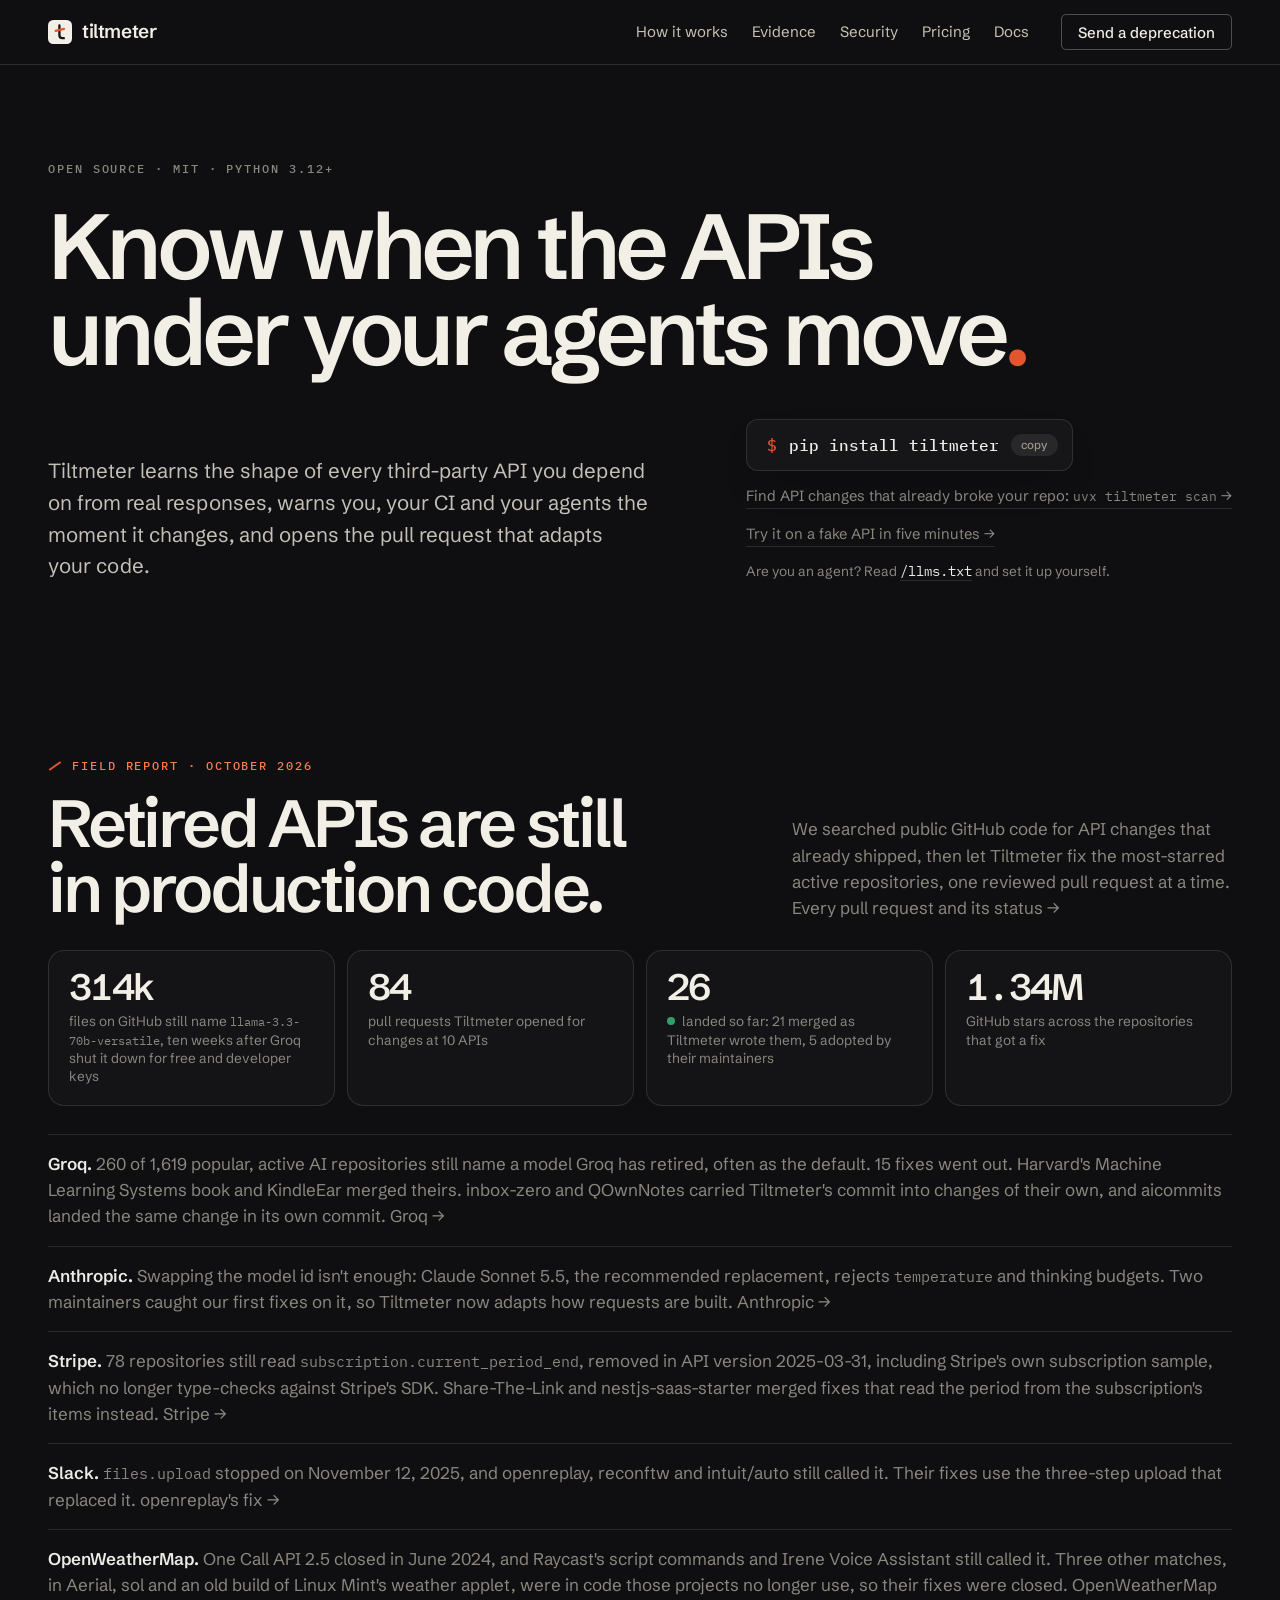
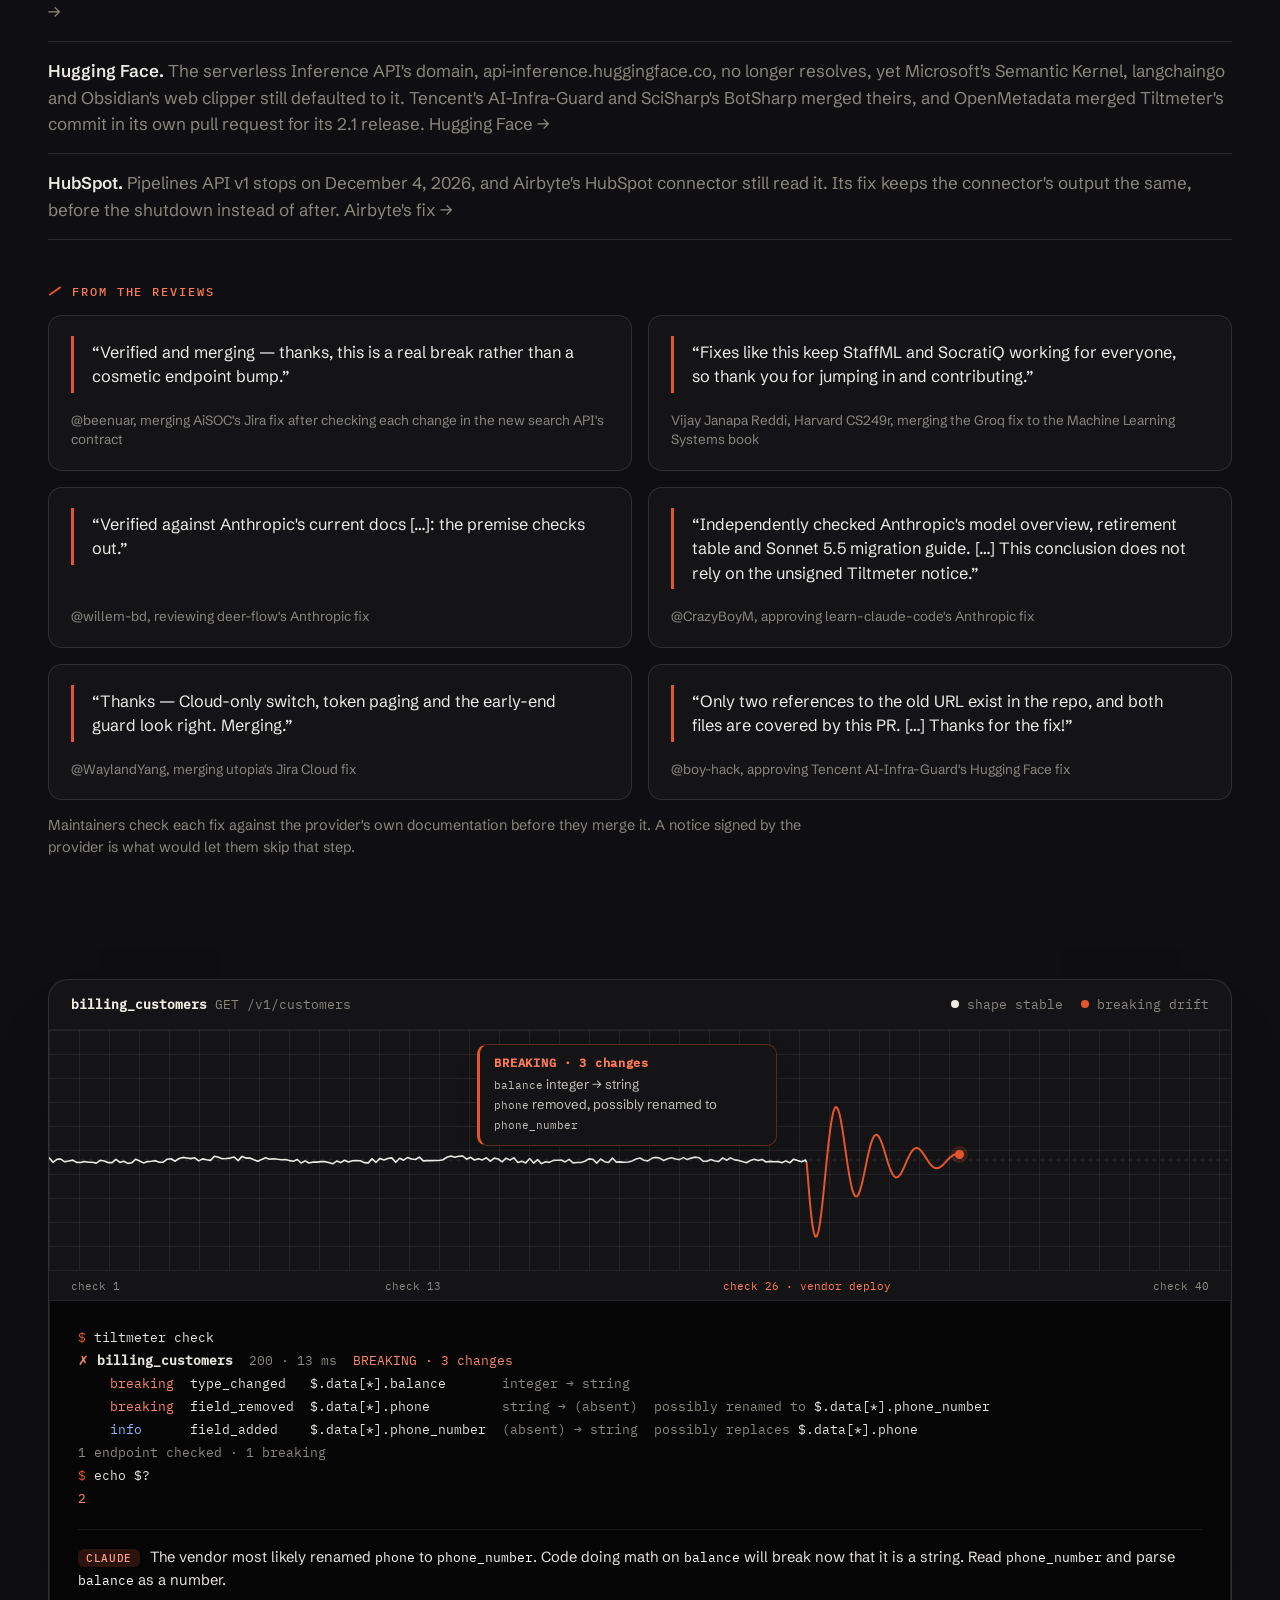
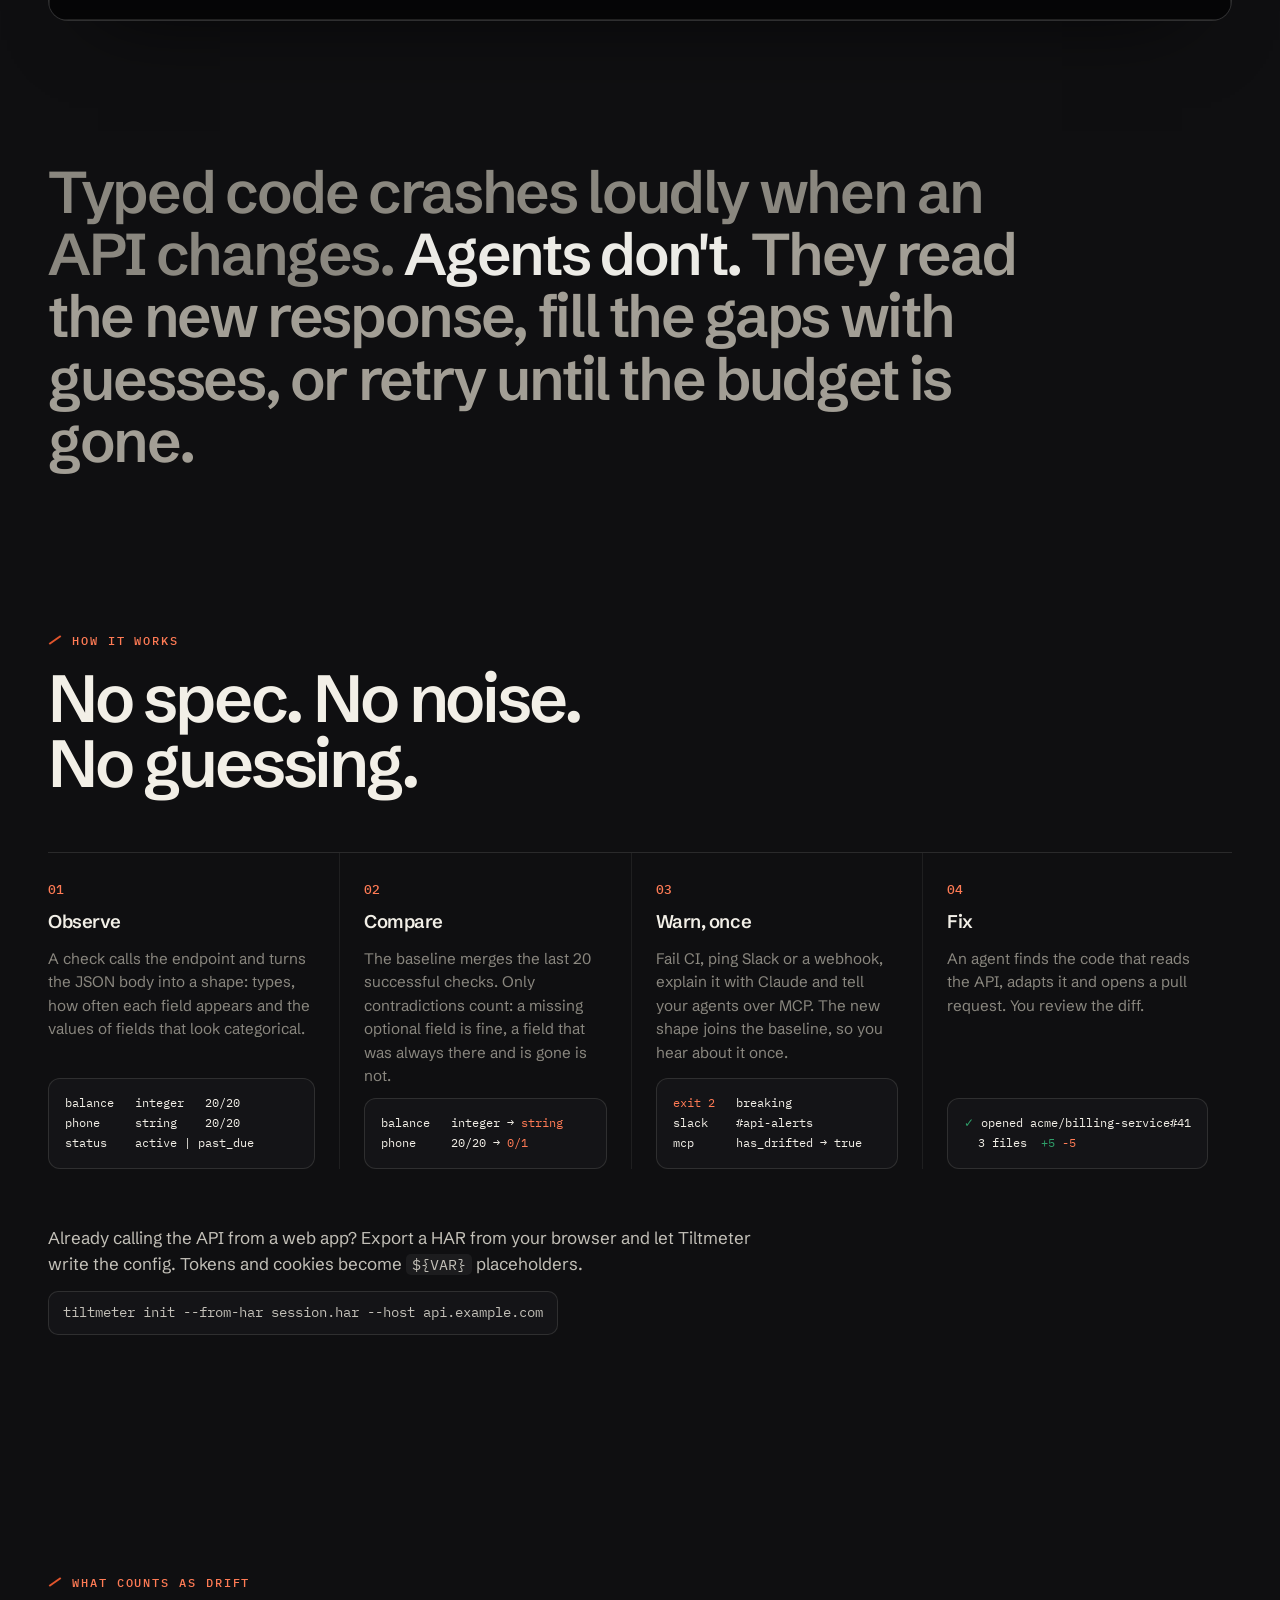
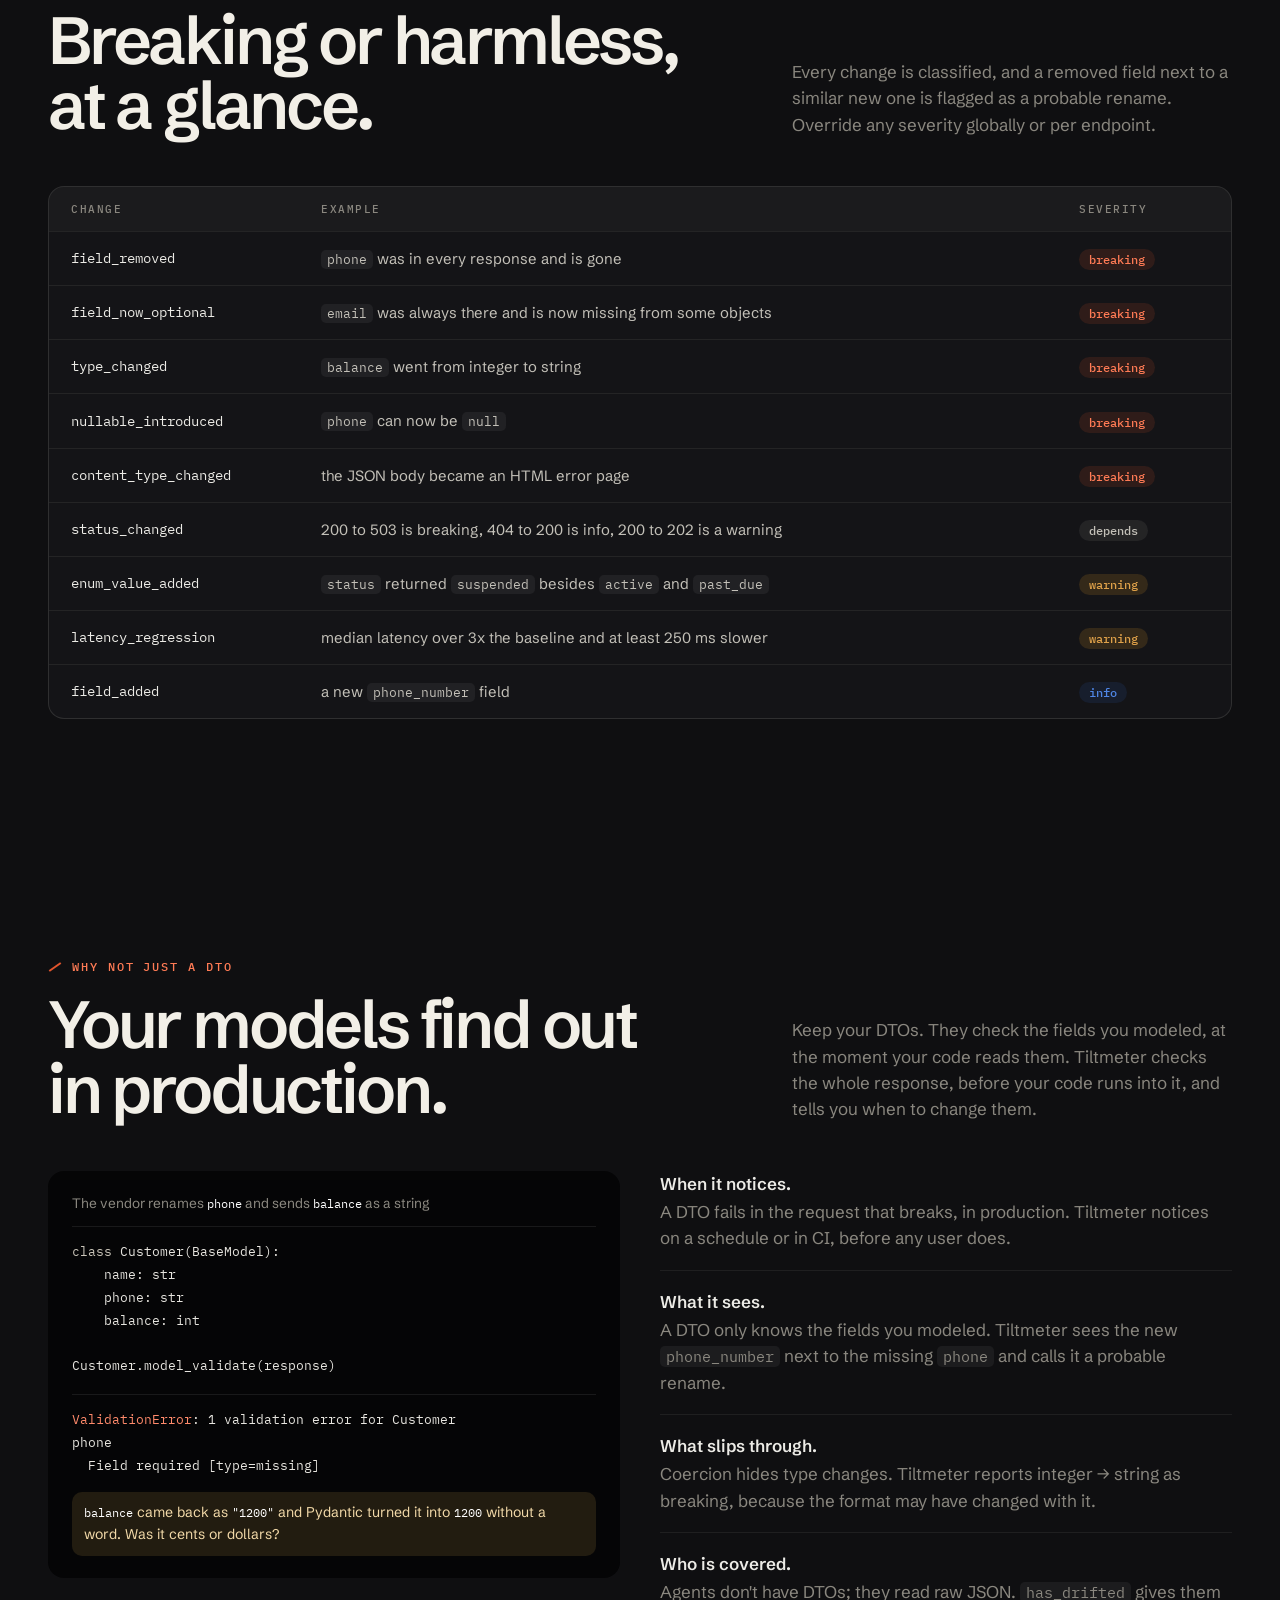
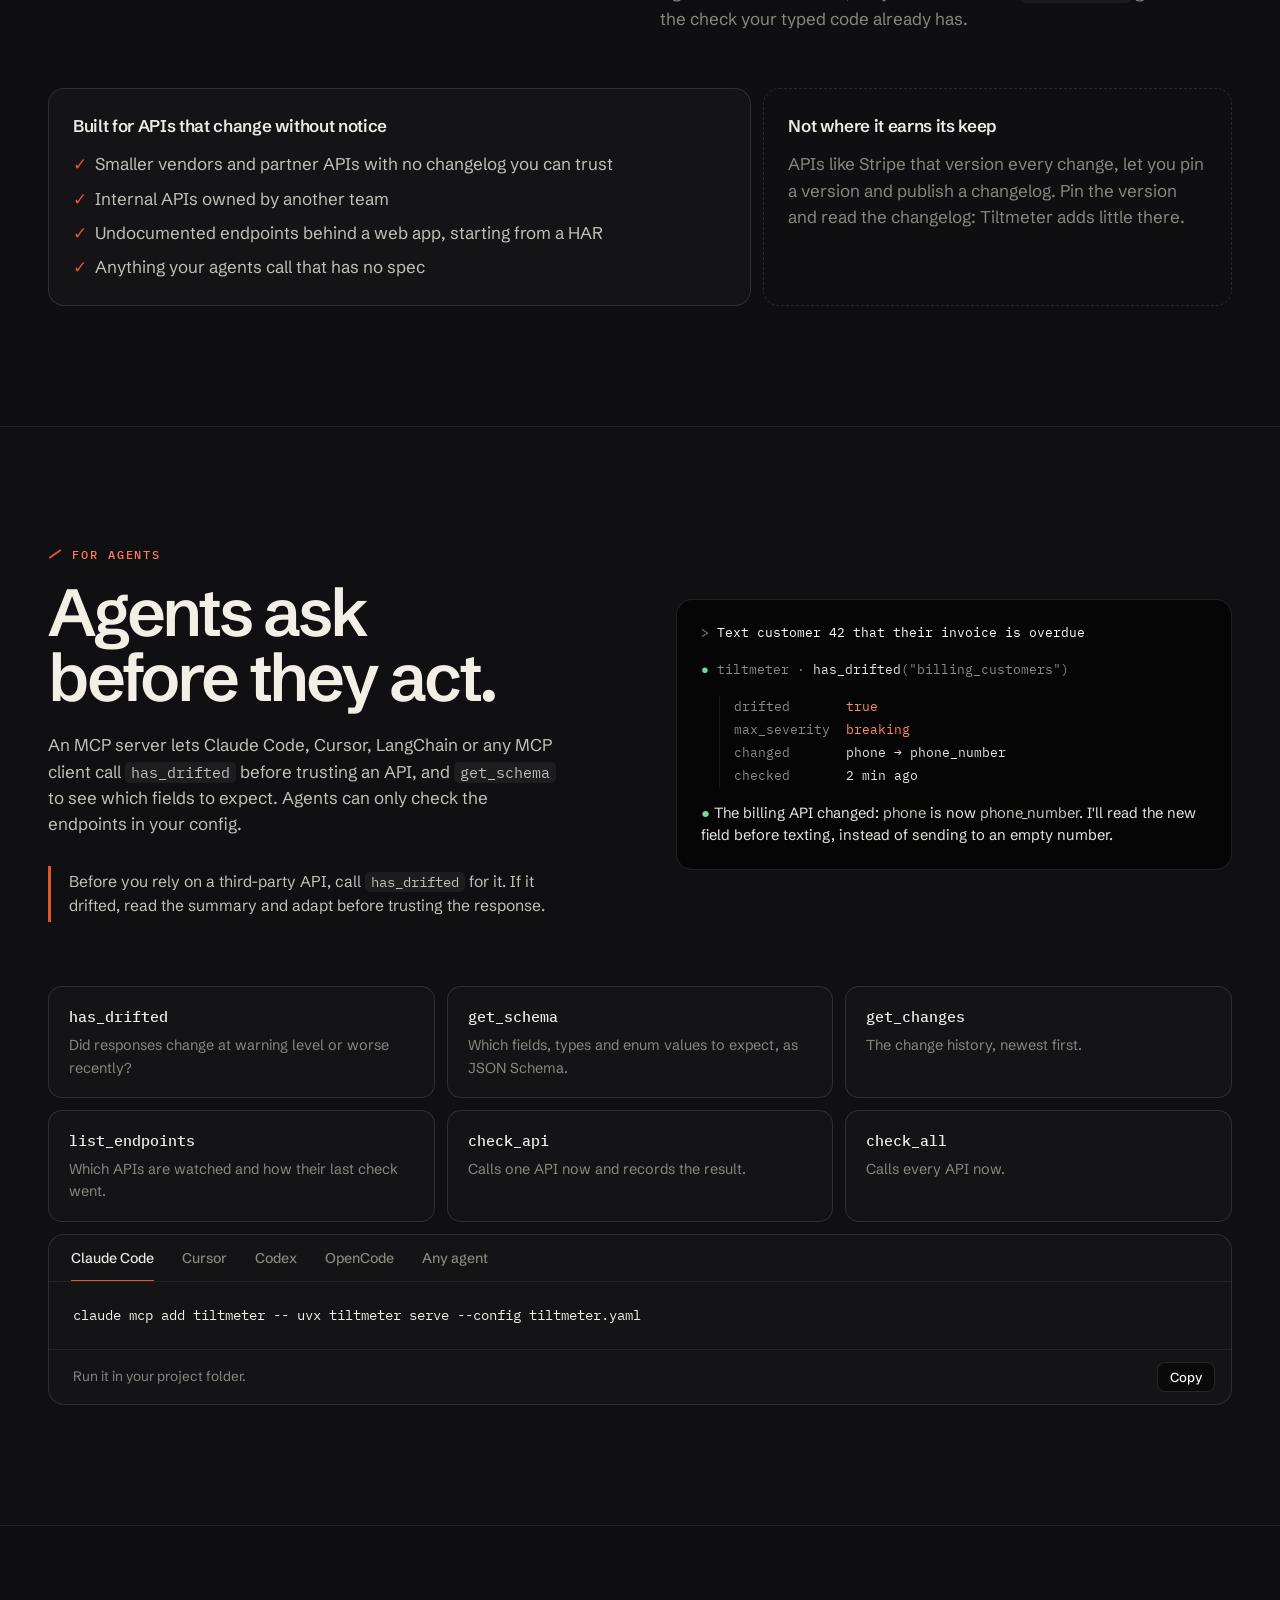
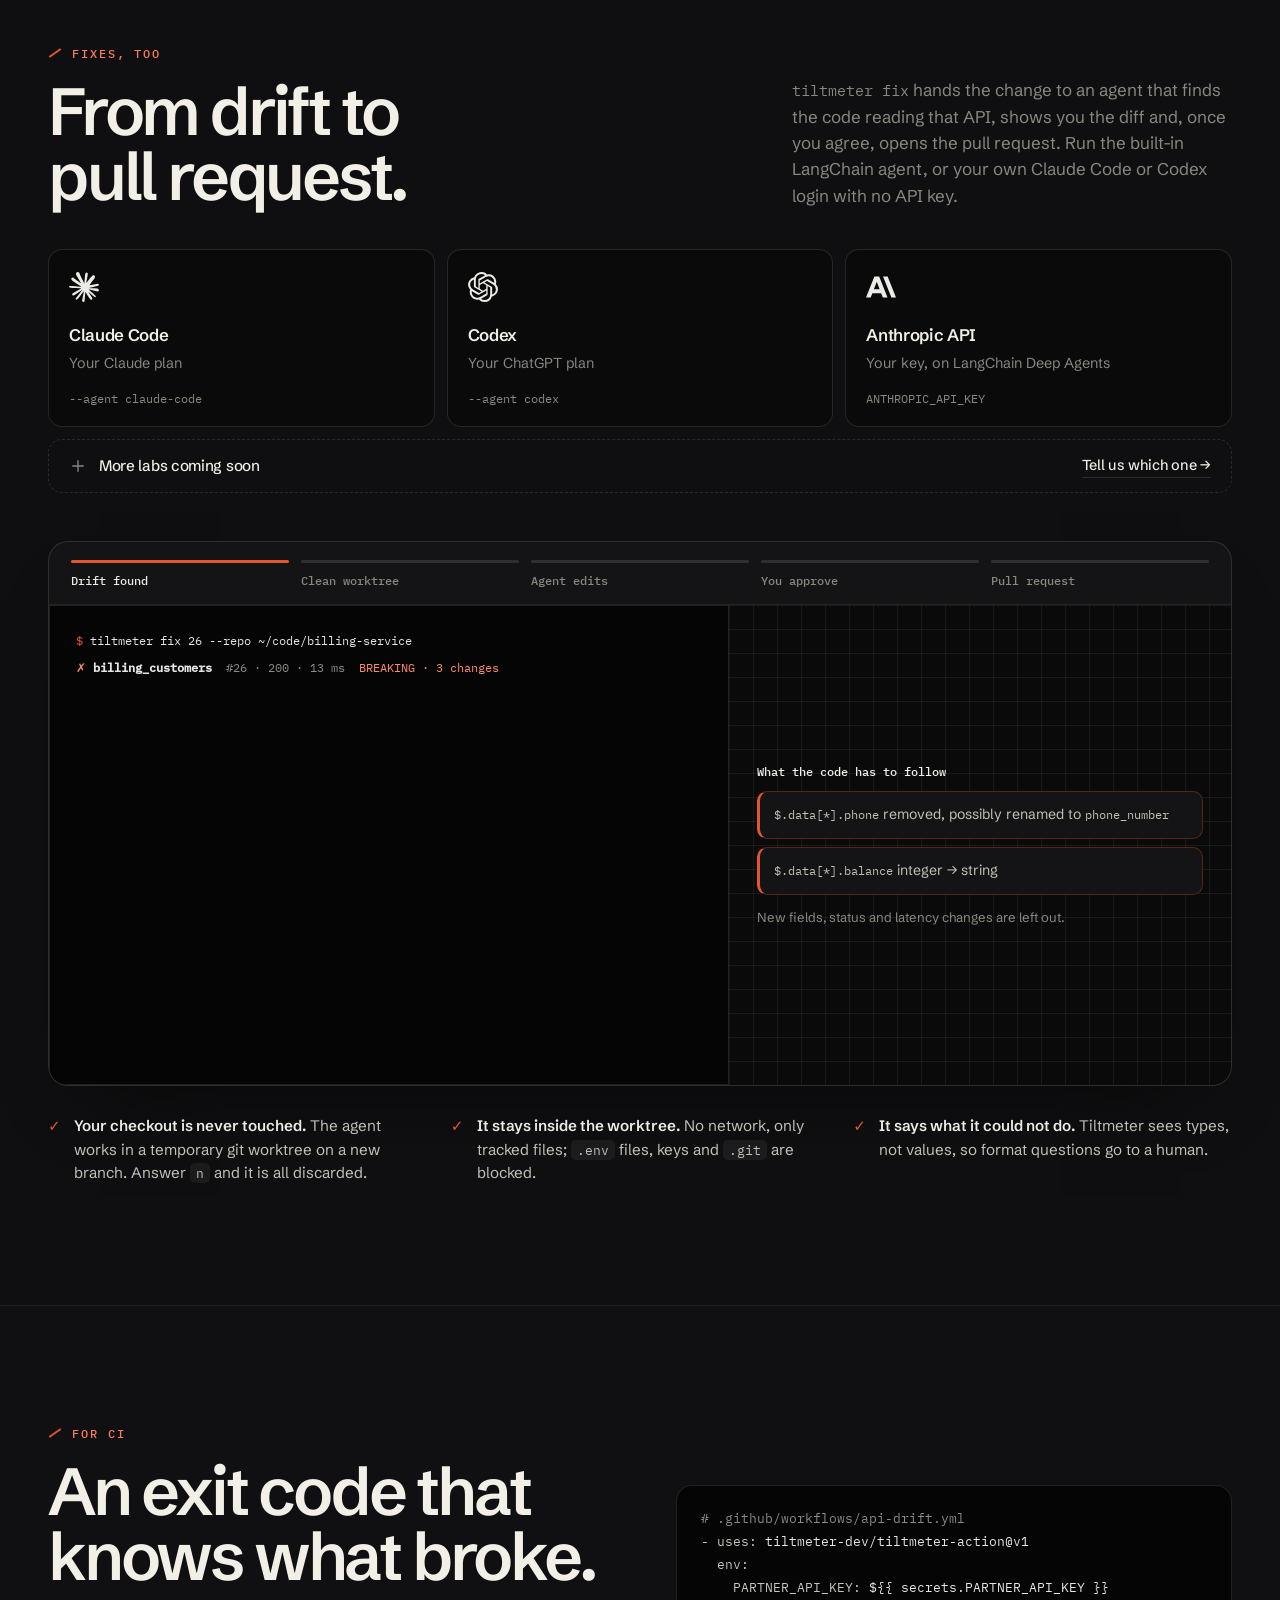
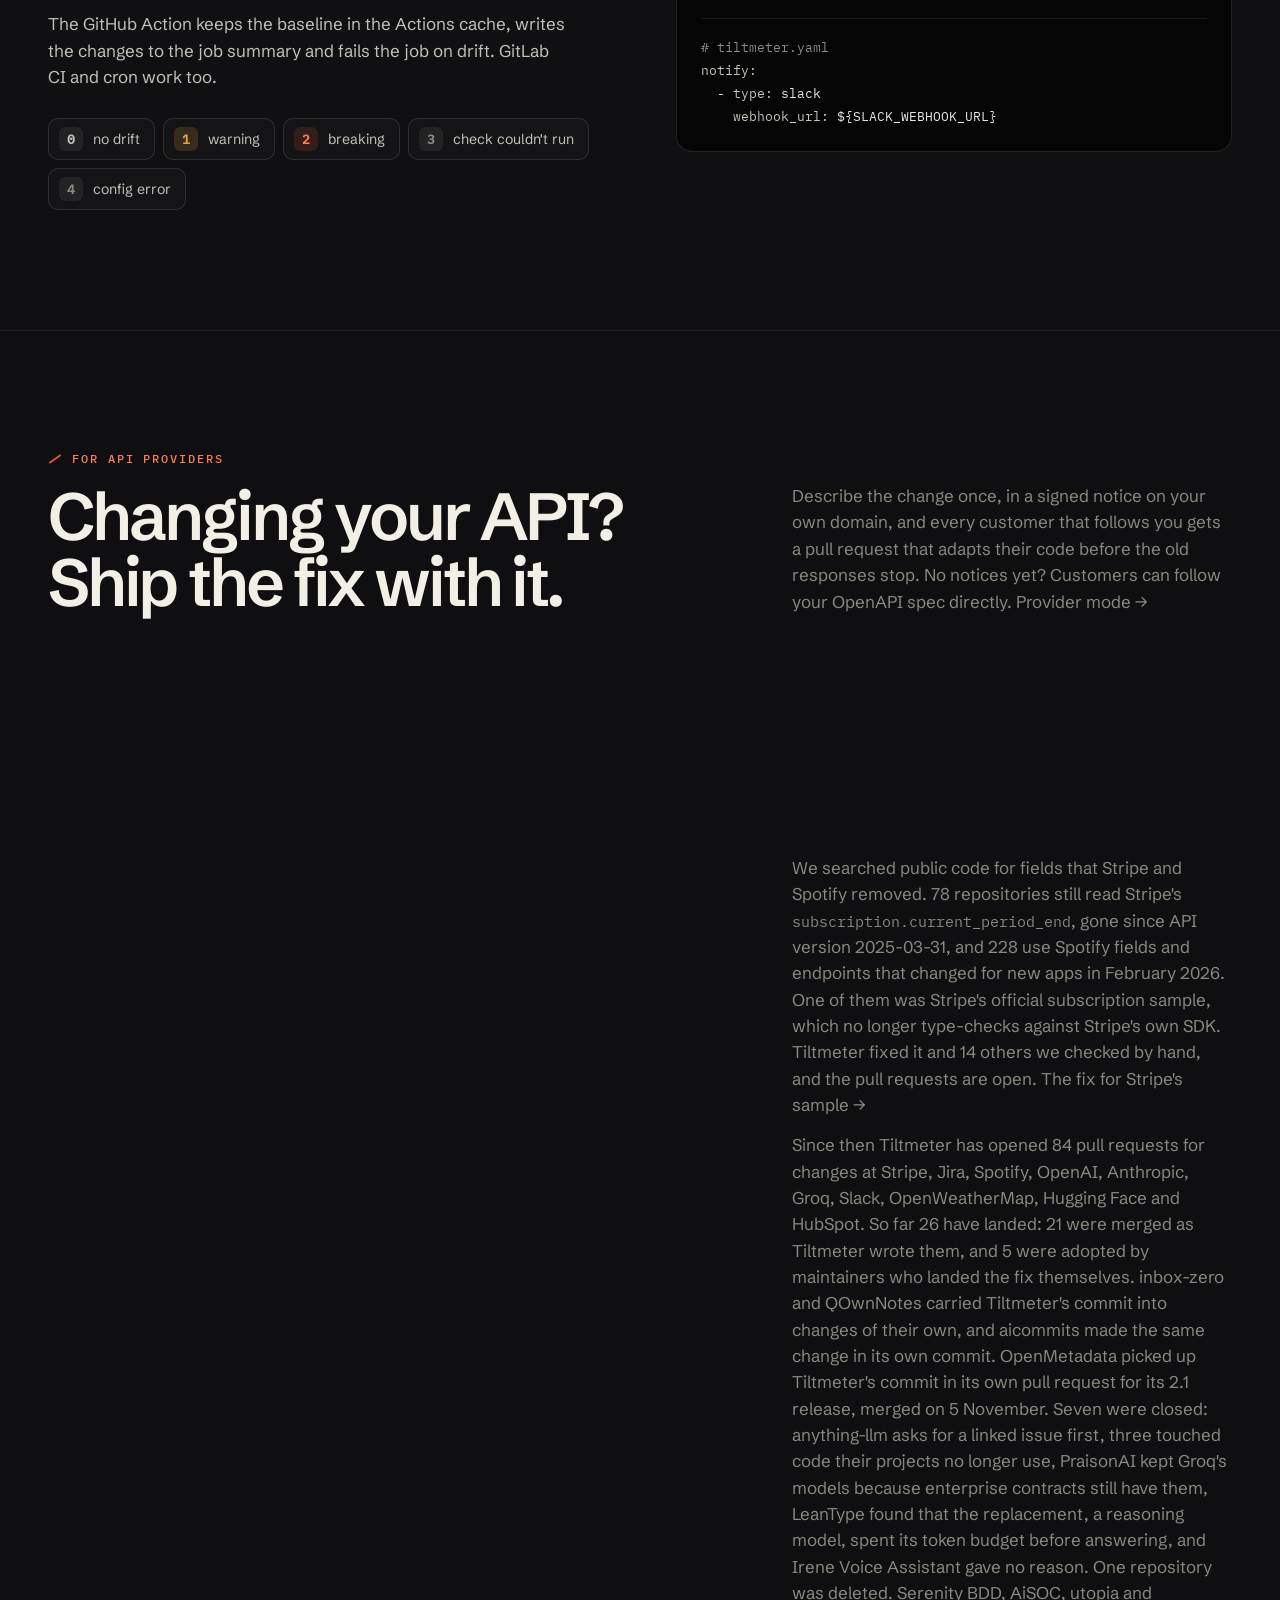
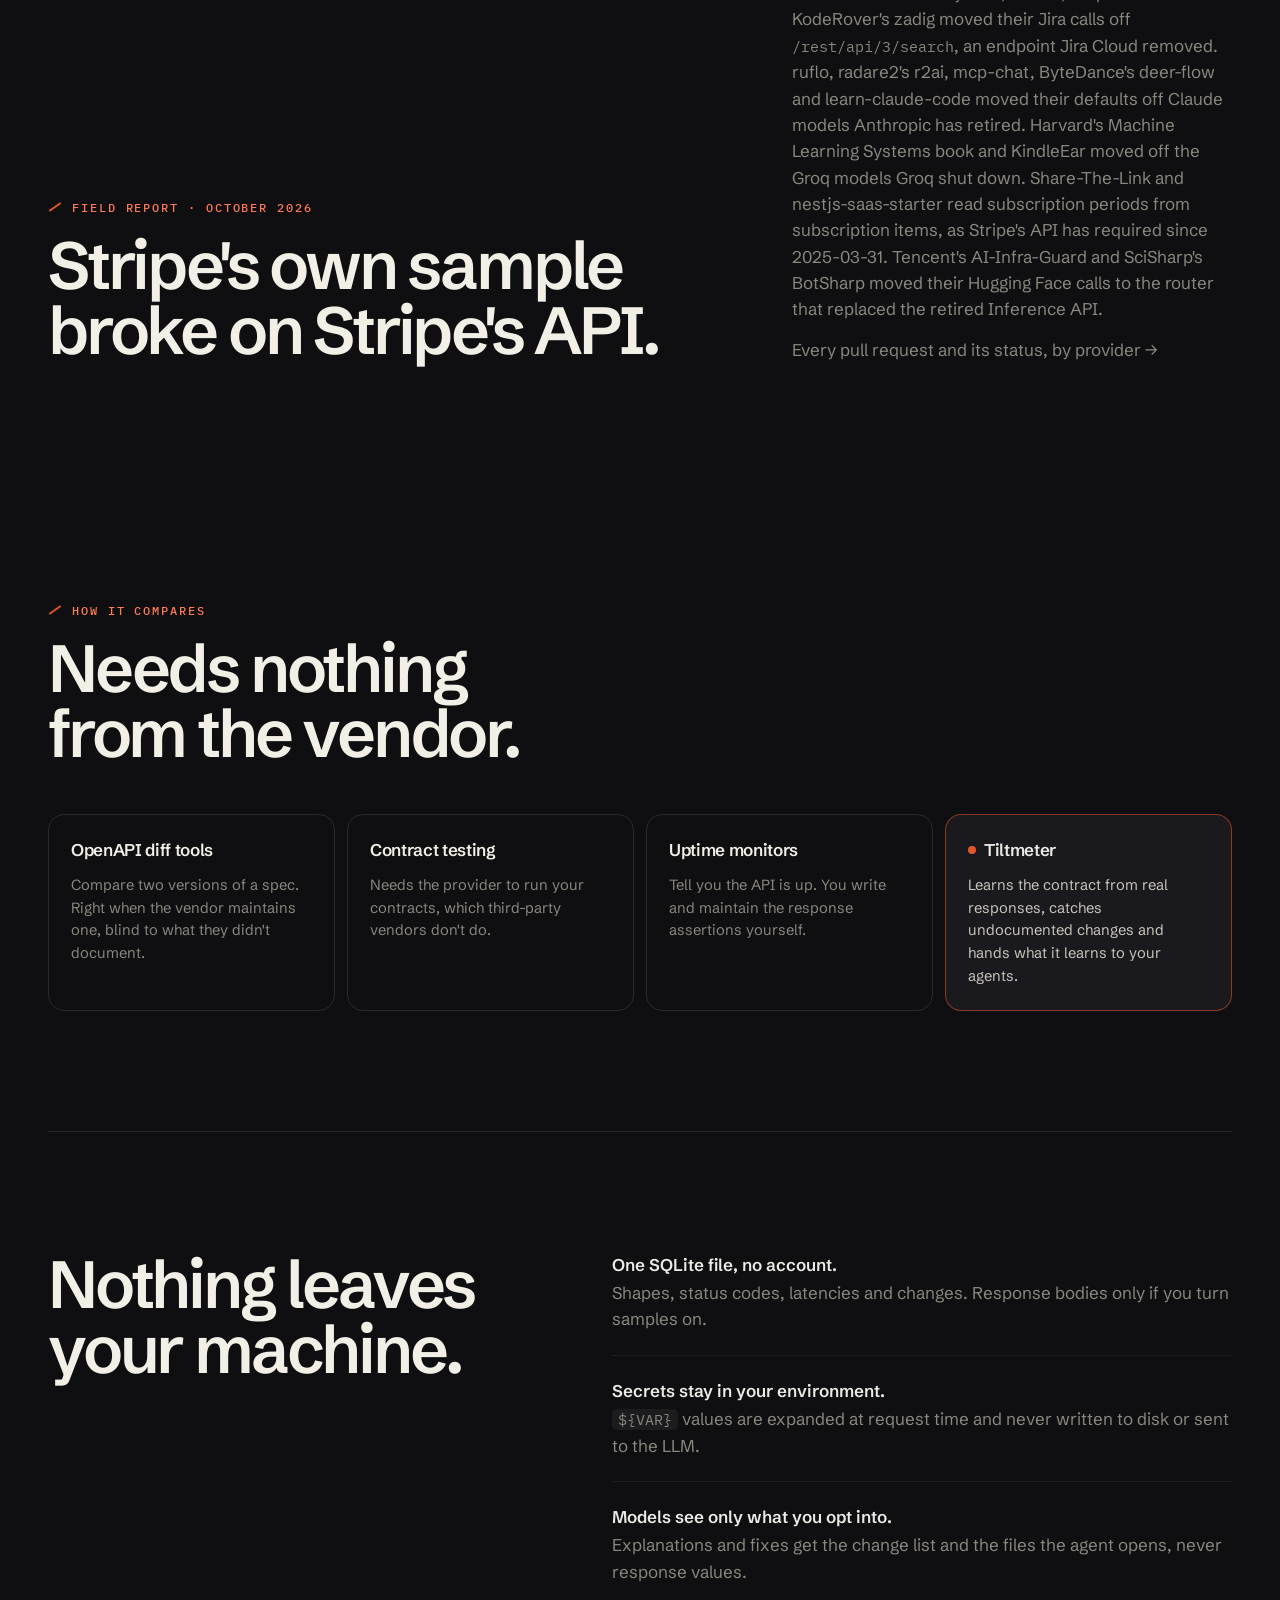
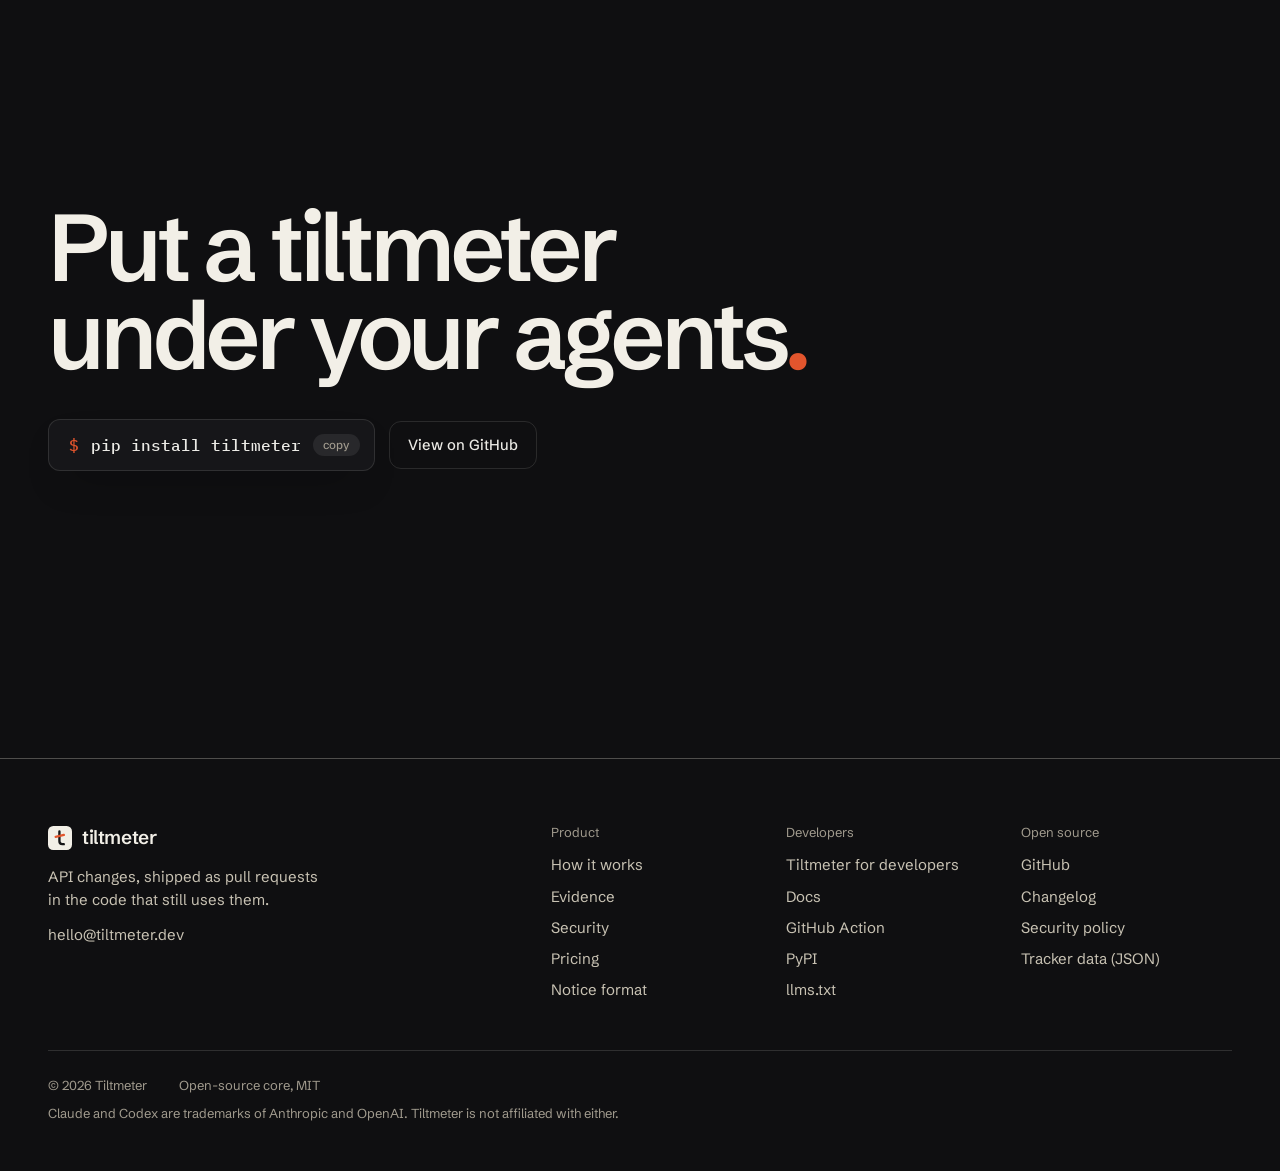
<file: developers/index.html>
<!doctype html>
<html lang="en">
<head>
  <meta charset="utf-8">
  <meta name="viewport" content="width=device-width, initial-scale=1">
  <meta name="color-scheme" content="dark">
  <title>Tiltmeter for developers · Know when the APIs under your agents move</title>
  <meta name="description" content="Know when the APIs under your agents move. Tiltmeter learns the shape of third-party APIs, flags breaking changes, tells your agents over MCP and opens the pull request that adapts your code.">
  <link rel="icon" href="/favicon.svg" type="image/svg+xml">
  <link rel="canonical" href="https://tiltmeter.dev/developers/">
  <meta property="og:type" content="website">
  <meta property="og:url" content="https://tiltmeter.dev/developers/">
  <meta property="og:title" content="Tiltmeter: know when the APIs under your agents move">
  <meta property="og:description" content="Learns the shape of the third-party APIs you depend on, warns you, your CI and your agents the moment it changes, and opens the pull request that adapts your code. Open source.">
  <meta property="og:image" content="https://tiltmeter.dev/og.png">
  <meta property="og:image:width" content="1200">
  <meta property="og:image:height" content="630">
  <meta property="og:image:alt" content="Tiltmeter: know when the APIs under your agents move. pip install tiltmeter">
  <meta name="twitter:card" content="summary_large_image">
  <meta name="twitter:title" content="Tiltmeter: know when the APIs under your agents move">
  <meta name="twitter:description" content="Open-source early warning for the APIs your AI agents depend on, with the fix as a pull request.">
  <meta name="twitter:image" content="https://tiltmeter.dev/og.png">
  <!-- shell:head:start -->
  <script>document.documentElement.classList.add("js")</script>
  <link rel="preload" href="/fonts/schibsted-grotesk-latin.woff2" as="font" type="font/woff2" crossorigin>
  <link rel="preload" href="/fonts/ibm-plex-mono-400-latin.woff2" as="font" type="font/woff2" crossorigin>
  <link rel="stylesheet" href="/styles.css">
  <link rel="stylesheet" href="/tokens.css">
  <link rel="stylesheet" href="/site.css">
  <script src="/site.js" defer></script>
  <!-- shell:head:end -->
  <link rel="alternate" type="text/plain" href="/llms.txt" title="llms.txt">
  <script type="application/ld+json">{"@context": "https://schema.org", "@type": "SoftwareApplication", "name": "Tiltmeter", "url": "https://tiltmeter.dev/", "description": "Open-source early warning for the third-party APIs AI agents depend on: learns response shapes, flags breaking changes, warns agents over MCP and opens the pull request that adapts your code.", "applicationCategory": "DeveloperApplication", "operatingSystem": "Any", "softwareRequirements": "Python 3.12 or later", "license": "https://opensource.org/licenses/MIT", "downloadUrl": "https://pypi.org/project/tiltmeter/", "sameAs": ["https://github.com/tiltmeter-dev/tiltmeter"], "offers": {"@type": "Offer", "price": "0", "priceCurrency": "USD"}}</script>
</head>
<body>
  <!-- shell:nav:start -->
  <a class="skip-link" href="#main">Skip to content</a>
  <header class="site-nav">
    <div class="site-nav__in page">
      <a class="site-brand" href="/" aria-label="Tiltmeter, home"><svg viewBox="0 0 1024 1024" aria-hidden="true"><rect width="1024" height="1024" rx="224" fill="#f2efe7"/><path d="M487 230V651Q487 776 612 776H674" fill="none" stroke="#141416" stroke-width="100" stroke-linecap="round" stroke-linejoin="round"/><path d="M323 425H682" stroke="#e2552d" stroke-width="100" stroke-linecap="round" transform="rotate(-13 487 425)"/></svg><span aria-hidden="true">tiltmeter</span></a>
      <button class="site-nav__toggle" type="button" aria-expanded="false" aria-controls="site-menu">Menu</button>
      <nav class="site-nav__menu" id="site-menu" aria-label="Main">
        <ul class="site-nav__links">
          <li><a href="/#how">How it works</a></li>
          <li><a href="/migrations/">Evidence</a></li>
          <li><a href="/#security">Security</a></li>
          <li><a href="/#pricing">Pricing</a></li>
          <li><a href="https://github.com/tiltmeter-dev/tiltmeter/blob/main/docs/getting-started.md">Docs</a></li>
        </ul>
        <a class="button button--line site-nav__cta" href="mailto:hello@tiltmeter.dev?subject=Our%20next%20deprecation&amp;body=What%20is%20changing%20(endpoint%2C%20model%20or%20field)%3A%0D%0A%0D%0AWhen%20it%20takes%20effect%3A%0D%0A%0D%0ALink%20to%20the%20announcement%20or%20docs%3A%0D%0A">Send a deprecation</a>
      </nav>
    </div>
  </header>
  <!-- shell:nav:end -->

  <main id="main">
    <section class="hero wrap">
      <p class="kicker">Open source · MIT · Python 3.12+</p>
      <h1>Know when the APIs <br>under your agents move<span class="needle">.</span></h1>
      <div class="hero-row">
        <p class="lede">Tiltmeter learns the shape of every third-party API you depend on from real responses, warns you, your CI and your agents the moment it changes, and opens the pull request that adapts your code.</p>
        <div class="cta">
          <button class="install" type="button" data-copy="pip install tiltmeter"><span class="ps">$</span><code>pip install tiltmeter</code><span class="hint">copy</span></button>
          <a class="more" href="https://github.com/tiltmeter-dev/tiltmeter/blob/main/docs/scan.md">Find API changes that already broke your repo: <code>uvx tiltmeter scan</code> →</a>
          <a class="more" href="https://github.com/tiltmeter-dev/tiltmeter/blob/main/docs/getting-started.md">Try it on a fake API in five minutes →</a>
          <p class="agent-note">Are you an agent? Read <a href="/llms.txt">/llms.txt</a> and set it up yourself.</p>
        </div>
      </div>
    </section>

    <section id="findings" class="wrap section">
      <div class="split-head">
        <div>
          <p class="eyebrow">Field report · October 2026</p>
          <h2>Retired APIs are still<br>in production code.</h2>
        </div>
        <p class="side">We searched public GitHub code for API changes that already shipped, then let Tiltmeter fix the most-starred active repositories, one reviewed pull request at a time. <a href="/migrations/">Every pull request and its status →</a></p>
      </div>
      <dl class="stats four">
        <div class="stat"><dt>files on GitHub still name <code>llama-3.3-70b-versatile</code>, ten weeks after Groq shut it down for free and developer keys</dt><dd>314k</dd></div>
        <div class="stat"><dt>pull requests Tiltmeter opened for changes at 10 APIs</dt><dd data-tracker="opened">84</dd></div>
        <div class="stat merged"><dt>landed so far: <span data-tracker="merged">21</span> merged as Tiltmeter wrote them, <span data-tracker="adopted">5</span> adopted by their maintainers</dt><dd data-tracker="landed">26</dd></div>
        <div class="stat"><dt>GitHub stars across the repositories that got a fix</dt><dd data-tracker="stars-short">1.34M</dd></div>
      </dl>
      <ul class="findings">
        <li><b>Groq.</b> 260 of 1,619 popular, active AI repositories still name a model Groq has retired, often as the default. 15 fixes went out. Harvard's Machine Learning Systems book and KindleEar merged theirs. inbox-zero and QOwnNotes carried Tiltmeter's commit into changes of their own, and aicommits landed the same change in its own commit. <a href="/migrations/groq/">Groq →</a></li>
        <li><b>Anthropic.</b> Swapping the model id isn't enough: Claude Sonnet 5.5, the recommended replacement, rejects <code>temperature</code> and thinking budgets. Two maintainers caught our first fixes on it, so Tiltmeter now adapts how requests are built. <a href="/migrations/anthropic/">Anthropic →</a></li>
        <li><b>Stripe.</b> 78 repositories still read <code>subscription.current_period_end</code>, removed in API version 2025-03-31, including Stripe's own subscription sample, which no longer type-checks against Stripe's SDK. Share-The-Link and nestjs-saas-starter merged fixes that read the period from the subscription's items instead. <a href="/migrations/stripe/">Stripe →</a></li>
        <li><b>Slack.</b> <code>files.upload</code> stopped on November 12, 2025, and openreplay, reconftw and intuit/auto still called it. Their fixes use the three-step upload that replaced it. <a href="https://github.com/openreplay/openreplay/pull/5067">openreplay's fix →</a></li>
        <li><b>OpenWeatherMap.</b> One Call API 2.5 closed in June 2024, and Raycast's script commands and Irene Voice Assistant still called it. Three other matches, in Aerial, sol and an old build of Linux Mint's weather applet, were in code those projects no longer use, so their fixes were closed. <a href="/migrations/openweathermap/">OpenWeatherMap →</a></li>
        <li><b>Hugging Face.</b> The serverless Inference API's domain, api-inference.huggingface.co, no longer resolves, yet Microsoft's Semantic Kernel, langchaingo and Obsidian's web clipper still defaulted to it. Tencent's <a href="https://github.com/Tencent/AI-Infra-Guard/pull/728">AI-Infra-Guard</a> and SciSharp's <a href="https://github.com/SciSharp/BotSharp/pull/1464">BotSharp</a> merged theirs, and OpenMetadata merged Tiltmeter's commit in <a href="https://github.com/open-metadata/OpenMetadata/pull/37039">its own pull request</a> for its 2.1 release. <a href="/migrations/huggingface/">Hugging Face →</a></li>
        <li><b>HubSpot.</b> Pipelines API v1 stops on December 4, 2026, and Airbyte's HubSpot connector still read it. Its fix keeps the connector's output the same, before the shutdown instead of after. <a href="https://github.com/airbytehq/airbyte/pull/89936">Airbyte's fix →</a></li>
      </ul>
      <div class="quotes">
        <p class="eyebrow">From the reviews</p>
        <div class="quotes-grid">
          <figure>
            <blockquote>“Verified and merging — thanks, this is a real break rather than a cosmetic endpoint bump.”</blockquote>
            <figcaption>@beenuar, <a href="https://github.com/beenuar/AiSOC/pull/1524#issuecomment-6448411393">merging AiSOC's Jira fix</a> after checking each change in the new search API's contract</figcaption>
          </figure>
          <figure>
            <blockquote>“Fixes like this keep StaffML and SocratiQ working for everyone, so thank you for jumping in and contributing.”</blockquote>
            <figcaption>Vijay Janapa Reddi, Harvard CS249r, <a href="https://github.com/harvard-edge/cs249r_book/pull/2163#issuecomment-6437003343">merging the Groq fix</a> to the Machine Learning Systems book</figcaption>
          </figure>
          <figure>
            <blockquote>“Verified against Anthropic's current docs […]: the premise checks out.”</blockquote>
            <figcaption>@willem-bd, <a href="https://github.com/bytedance/deer-flow/pull/7585#pullrequestreview-5660234306">reviewing deer-flow's Anthropic fix</a></figcaption>
          </figure>
          <figure>
            <blockquote>“Independently checked Anthropic's model overview, retirement table and Sonnet 5.5 migration guide. […] This conclusion does not rely on the unsigned Tiltmeter notice.”</blockquote>
            <figcaption>@CrazyBoyM, <a href="https://github.com/shareAI-lab/learn-claude-code/pull/602#pullrequestreview-5662105865">approving learn-claude-code's Anthropic fix</a></figcaption>
          </figure>
          <figure>
            <blockquote>“Thanks — Cloud-only switch, token paging and the early-end guard look right. Merging.”</blockquote>
            <figcaption>@WaylandYang, <a href="https://github.com/deeplethe/utopia/pull/1453#pullrequestreview-5696328354">merging utopia's Jira Cloud fix</a></figcaption>
          </figure>
          <figure>
            <blockquote>“Only two references to the old URL exist in the repo, and both files are covered by this PR. […] Thanks for the fix!”</blockquote>
            <figcaption>@boy-hack, <a href="https://github.com/Tencent/AI-Infra-Guard/pull/728#pullrequestreview-5676830654">approving Tencent AI-Infra-Guard's Hugging Face fix</a></figcaption>
          </figure>
        </div>
        <p class="quotes-note">Maintainers check each fix against the provider's own documentation before they merge it. A notice signed by the provider is what would let them skip that step.</p>
      </div>
    </section>

    <section class="wrap" aria-label="Example: a vendor renames a field and Tiltmeter catches it">
      <figure class="instrument">
        <div class="trace-head">
          <span><b>billing_customers</b> <span class="muted">GET /v1/customers</span></span>
          <span class="legend"><i class="dot ok"></i>shape stable <i class="dot bad"></i>breaking drift</span>
        </div>
        <div class="trace" data-trace>
          <svg viewBox="0 0 1200 220" preserveAspectRatio="none" aria-hidden="true">
            <line class="baseline" x1="0" y1="120" x2="1200" y2="120"/>
            <path class="seg before"/>
            <path class="seg quake"/>
            <path class="seg after"/>
          </svg>
          <div class="event">
            <p class="event-title">BREAKING · 3 changes</p>
            <p><code>balance</code> integer → string</p>
            <p><code>phone</code> removed, possibly renamed to <code>phone_number</code></p>
          </div>
          <p class="settle">Reported once. Then it's the new normal.</p>
        </div>
        <div class="ticks" aria-hidden="true"><span>check 1</span><span style="left: 30.8%">check 13</span><span class="hot" style="left: 64.1%">check 26 · vendor deploy</span><span>check 40</span></div>
        <div class="term dark">
<pre><span class="ps">$</span> tiltmeter check
<span class="bad">✗</span> <b>billing_customers</b>  <span class="mu">200 · 13 ms</span>  <span class="bad">BREAKING · 3 changes</span>
    <span class="bad">breaking</span>  type_changed   $.data[*].balance       <span class="mu">integer → string</span>
    <span class="bad">breaking</span>  field_removed  $.data[*].phone         <span class="mu">string → (absent)  possibly renamed to</span> $.data[*].phone_number
    <span class="info">info</span>      field_added    $.data[*].phone_number  <span class="mu">(absent) → string  possibly replaces</span> $.data[*].phone
<span class="mu">1 endpoint checked · 1 breaking</span>
<span class="ps">$</span> echo $?
<span class="bad">2</span></pre>
          <p class="explain"><span class="tag">Claude</span>The vendor most likely renamed <code>phone</code> to <code>phone_number</code>. Code doing math on <code>balance</code> will break now that it is a string. Read <code>phone_number</code> and parse <code>balance</code> as a number.</p>
        </div>
      </figure>
    </section>

    <section class="statement wrap">
      <p>Typed code crashes loudly when an API changes. <span class="ink">Agents don't.</span> <span class="soft">They read the new response, fill the gaps with guesses, or retry until the budget is gone.</span></p>
    </section>

    <section id="how" class="wrap section">
      <p class="eyebrow">How it works</p>
      <h2>No spec. No noise.<br>No guessing.</h2>
      <ol class="steps">
        <li>
          <span class="n">01</span>
          <h3>Observe</h3>
          <p>A check calls the endpoint and turns the JSON body into a shape: types, how often each field appears and the values of fields that look categorical.</p>
<pre class="mini">balance   integer   20/20
phone     string    20/20
status    active | past_due</pre>
        </li>
        <li>
          <span class="n">02</span>
          <h3>Compare</h3>
          <p>The baseline merges the last 20 successful checks. Only contradictions count: a missing optional field is fine, a field that was always there and is gone is not.</p>
<pre class="mini">balance   integer → <span class="bad">string</span>
phone     20/20 → <span class="bad">0/1</span></pre>
        </li>
        <li>
          <span class="n">03</span>
          <h3>Warn, once</h3>
          <p>Fail CI, ping Slack or a webhook, explain it with Claude and tell your agents over MCP. The new shape joins the baseline, so you hear about it once.</p>
<pre class="mini"><span class="bad">exit 2</span>   breaking
slack    #api-alerts
mcp      has_drifted → true</pre>
        </li>
        <li>
          <span class="n">04</span>
          <h3>Fix</h3>
          <p>An agent finds the code that reads the API, adapts it and opens a pull request. You review the diff.</p>
<pre class="mini"><span class="ok">✓</span> opened acme/billing-service#41
  3 files  <span class="ok">+5</span> <span class="bad">-5</span></pre>
        </li>
      </ol>
      <p class="har">Already calling the API from a web app? Export a HAR from your browser and let Tiltmeter write the config. Tokens and cookies become <code>${VAR}</code> placeholders.<code class="line">tiltmeter init --from-har session.har --host api.example.com</code></p>
    </section>

    <section id="drift" class="wrap section">
      <div class="split-head">
        <div>
          <p class="eyebrow">What counts as drift</p>
          <h2>Breaking or harmless,<br>at a glance.</h2>
        </div>
        <p class="side">Every change is classified, and a removed field next to a similar new one is flagged as a probable rename. Override any severity globally or per endpoint.</p>
      </div>
      <div class="table" role="table" aria-label="Kinds of drift">
        <div class="tr th" role="row"><span role="columnheader">Change</span><span role="columnheader">Example</span><span role="columnheader">Severity</span></div>
        <div class="tr" role="row"><code role="cell">field_removed</code><span role="cell"><code>phone</code> was in every response and is gone</span><span role="cell"><b class="sev bad">breaking</b></span></div>
        <div class="tr" role="row"><code role="cell">field_now_optional</code><span role="cell"><code>email</code> was always there and is now missing from some objects</span><span role="cell"><b class="sev bad">breaking</b></span></div>
        <div class="tr" role="row"><code role="cell">type_changed</code><span role="cell"><code>balance</code> went from integer to string</span><span role="cell"><b class="sev bad">breaking</b></span></div>
        <div class="tr" role="row"><code role="cell">nullable_introduced</code><span role="cell"><code>phone</code> can now be <code>null</code></span><span role="cell"><b class="sev bad">breaking</b></span></div>
        <div class="tr" role="row"><code role="cell">content_type_changed</code><span role="cell">the JSON body became an HTML error page</span><span role="cell"><b class="sev bad">breaking</b></span></div>
        <div class="tr" role="row"><code role="cell">status_changed</code><span role="cell">200 to 503 is breaking, 404 to 200 is info, 200 to 202 is a warning</span><span role="cell"><b class="sev">depends</b></span></div>
        <div class="tr" role="row"><code role="cell">enum_value_added</code><span role="cell"><code>status</code> returned <code>suspended</code> besides <code>active</code> and <code>past_due</code></span><span role="cell"><b class="sev warn">warning</b></span></div>
        <div class="tr" role="row"><code role="cell">latency_regression</code><span role="cell">median latency over 3x the baseline and at least 250 ms slower</span><span role="cell"><b class="sev warn">warning</b></span></div>
        <div class="tr" role="row"><code role="cell">field_added</code><span role="cell">a new <code>phone_number</code> field</span><span role="cell"><b class="sev info">info</b></span></div>
      </div>
    </section>

    <section id="dto" class="wrap section">
      <div class="split-head">
        <div>
          <p class="eyebrow">Why not just a DTO</p>
          <h2>Your models find out<br>in production.</h2>
        </div>
        <p class="side">Keep your DTOs. They check the fields you modeled, at the moment your code reads them. Tiltmeter checks the whole response, before your code runs into it, and tells you when to change them.</p>
      </div>
      <div class="dto">
        <div class="dto-code">
          <p class="dto-label">The vendor renames <code>phone</code> and sends <code>balance</code> as a string</p>
<pre><span class="k">class</span> Customer(BaseModel):
    name: str
    phone: str
    balance: int

Customer.model_validate(response)</pre>
<pre class="dto-out"><span class="bad">ValidationError</span>: 1 validation error for Customer
phone
  Field required [type=missing]</pre>
          <p class="dto-quiet"><code>balance</code> came back as <code>"1200"</code> and Pydantic turned it into <code>1200</code> without a word. Was it cents or dollars?</p>
        </div>
        <ul class="dto-points">
          <li><b>When it notices.</b> A DTO fails in the request that breaks, in production. Tiltmeter notices on a schedule or in CI, before any user does.</li>
          <li><b>What it sees.</b> A DTO only knows the fields you modeled. Tiltmeter sees the new <code>phone_number</code> next to the missing <code>phone</code> and calls it a probable rename.</li>
          <li><b>What slips through.</b> Coercion hides type changes. Tiltmeter reports integer → string as breaking, because the format may have changed with it.</li>
          <li><b>Who is covered.</b> Agents don't have DTOs; they read raw JSON. <code>has_drifted</code> gives them the check your typed code already has.</li>
        </ul>
      </div>

      <div class="fit">
        <div class="fit-yes">
          <p class="fit-title">Built for APIs that change without notice</p>
          <ul>
            <li>Smaller vendors and partner APIs with no changelog you can trust</li>
            <li>Internal APIs owned by another team</li>
            <li>Undocumented endpoints behind a web app, starting from a HAR</li>
            <li>Anything your agents call that has no spec</li>
          </ul>
        </div>
        <div class="fit-no">
          <p class="fit-title">Not where it earns its keep</p>
          <p>APIs like Stripe that version every change, let you pin a version and publish a changelog. Pin the version and read the changelog: Tiltmeter adds little there.</p>
        </div>
      </div>
    </section>

    <section id="agents" class="band">
      <div class="wrap section">
        <div class="two">
          <div>
            <p class="eyebrow">For agents</p>
            <h2>Agents ask<br>before they act.</h2>
            <p class="body">An MCP server lets Claude Code, Cursor, LangChain or any MCP client call <code>has_drifted</code> before trusting an API, and <code>get_schema</code> to see which fields to expect. Agents can only check the endpoints in your config.</p>
            <blockquote>Before you rely on a third-party API, call <code>has_drifted</code> for it. If it drifted, read the summary and adapt before trusting the response.</blockquote>
          </div>
          <div class="term dark reply">
            <p class="said"><span class="mu">&gt;</span> Text customer 42 that their invoice is overdue</p>
            <p class="call"><span class="ok">●</span> <span class="mu">tiltmeter ·</span> has_drifted<span class="mu">("billing_customers")</span></p>
<pre class="result"><span class="mu">drifted</span>       <span class="bad">true</span>
<span class="mu">max_severity</span>  <span class="bad">breaking</span>
<span class="mu">changed</span>       phone → phone_number
<span class="mu">checked</span>       2 min ago</pre>
            <p class="answer-line"><span class="ok">●</span> The billing API changed: <span class="k">phone</span> is now <span class="k">phone_number</span>. I'll read the new field before texting, instead of sending to an empty number.</p>
          </div>
        </div>

        <div class="tools">
          <div><code>has_drifted</code><span>Did responses change at warning level or worse recently?</span></div>
          <div><code>get_schema</code><span>Which fields, types and enum values to expect, as JSON Schema.</span></div>
          <div><code>get_changes</code><span>The change history, newest first.</span></div>
          <div><code>list_endpoints</code><span>Which APIs are watched and how their last check went.</span></div>
          <div><code>check_api</code><span>Calls one API now and records the result.</span></div>
          <div><code>check_all</code><span>Calls every API now.</span></div>
        </div>

        <div class="box">
          <div class="tabs" role="tablist" aria-label="Install in your agent"><button role="tab" class="tab on" data-tab="claude">Claude Code</button><button role="tab" class="tab" data-tab="cursor">Cursor</button><button role="tab" class="tab" data-tab="codex">Codex</button><button role="tab" class="tab" data-tab="opencode">OpenCode</button><button role="tab" class="tab" data-tab="prompt">Any agent</button></div>
          <div class="panel on" data-panel="claude">
            <pre class="snippet">claude mcp add tiltmeter -- uvx tiltmeter serve --config tiltmeter.yaml</pre>
            <div class="panel-foot"><span>Run it in your project folder.</span><span class="btns"><button class="copy" type="button" data-copy-from="claude">Copy</button></span></div>
          </div>
          <div class="panel" data-panel="cursor">
            <pre class="snippet">{
  &quot;mcpServers&quot;: {
    &quot;tiltmeter&quot;: {
      &quot;command&quot;: &quot;uvx&quot;,
      &quot;args&quot;: [&quot;tiltmeter&quot;, &quot;serve&quot;, &quot;--config&quot;, &quot;tiltmeter.yaml&quot;]
    }
  }
}</pre>
            <div class="panel-foot"><span>Or paste this into .cursor/mcp.json.</span><span class="btns"><a class="btn small" href="cursor://anysphere.cursor-deeplink/mcp/install?name=tiltmeter&amp;config=eyJjb21tYW5kIjoidXZ4IiwiYXJncyI6WyJ0aWx0bWV0ZXIiLCJzZXJ2ZSIsIi0tY29uZmlnIiwidGlsdG1ldGVyLnlhbWwiXX0=">Add to Cursor</a><button class="copy" type="button" data-copy-from="cursor">Copy</button></span></div>
          </div>
          <div class="panel" data-panel="codex">
            <pre class="snippet">codex mcp add tiltmeter -- uvx tiltmeter serve --config tiltmeter.yaml</pre>
            <div class="panel-foot"><span>Or add [mcp_servers.tiltmeter] to ~/.codex/config.toml.</span><span class="btns"><button class="copy" type="button" data-copy-from="codex">Copy</button></span></div>
          </div>
          <div class="panel" data-panel="opencode">
            <pre class="snippet">{
  &quot;$schema&quot;: &quot;https://opencode.ai/config.json&quot;,
  &quot;mcp&quot;: {
    &quot;tiltmeter&quot;: {
      &quot;type&quot;: &quot;local&quot;,
      &quot;command&quot;: [&quot;uvx&quot;, &quot;tiltmeter&quot;, &quot;serve&quot;, &quot;--config&quot;, &quot;tiltmeter.yaml&quot;],
      &quot;enabled&quot;: true
    }
  }
}</pre>
            <div class="panel-foot"><span>Add this to opencode.json in your project.</span><span class="btns"><button class="copy" type="button" data-copy-from="opencode">Copy</button></span></div>
          </div>
          <div class="panel" data-panel="prompt">
            <pre class="snippet prose">Set up Tiltmeter (https://github.com/tiltmeter-dev/tiltmeter) in this project so you can check whether the third-party APIs we use have changed before relying on them.

1. Find the external HTTP APIs this codebase calls that return JSON.
2. Create tiltmeter.yaml in the project root with one endpoint per API. Use ${ENV_VAR} placeholders for keys, never literal secrets. Docs: https://github.com/tiltmeter-dev/tiltmeter/blob/main/docs/configuration.md
3. Add .tiltmeter/ to .gitignore and run `uvx tiltmeter check` once to record the baselines.
4. Register the MCP server for yourself, using the command: uvx tiltmeter serve --config tiltmeter.yaml
5. Add to CLAUDE.md or AGENTS.md: &quot;Before relying on a third-party API, call the tiltmeter has_drifted tool for it.&quot;

Show me the endpoints you chose before writing the file.</pre>
            <div class="panel-foot"><span>Paste it into any coding agent. It finds your APIs, writes the config and installs the server.</span><span class="btns"><button class="copy" type="button" data-copy-from="prompt">Copy</button></span></div>
          </div>
        </div>
      </div>
    </section>

    <section id="fix" class="wrap section">
      <div class="split-head">
        <div>
          <p class="eyebrow">Fixes, too</p>
          <h2>From drift to<br>pull request.</h2>
        </div>
        <p class="side"><code>tiltmeter fix</code> hands the change to an agent that finds the code reading that API, shows you the diff and, once you agree, opens the pull request. Run the built-in LangChain agent, or your own Claude Code or Codex login with no API key.</p>
      </div>

      <ul class="runs-list runs-dev" aria-label="Agents that can run the fix">
        <li>
          <svg viewBox="0 0 24 24" aria-hidden="true"><path d="m4.7144 15.9555 4.7174-2.6471.079-.2307-.079-.1275h-.2307l-.7893-.0486-2.6956-.0729-2.3375-.0971-2.2646-.1214-.5707-.1215-.5343-.7042.0546-.3522.4797-.3218.686.0608 1.5179.1032 2.2767.1578 1.6514.0972 2.4468.255h.3886l.0546-.1579-.1336-.0971-.1032-.0972L6.973 9.8356l-2.55-1.6879-1.3356-.9714-.7225-.4918-.3643-.4614-.1578-1.0078.6557-.7225.8803.0607.2246.0607.8925.686 1.9064 1.4754 2.4893 1.8336.3643.3035.1457-.1032.0182-.0728-.164-.2733-1.3539-2.4467-1.445-2.4893-.6435-1.032-.17-.6194c-.0607-.255-.1032-.4674-.1032-.7285L6.287.1335 6.6997 0l.9957.1336.419.3642.6192 1.4147 1.0018 2.2282 1.5543 3.0296.4553.8985.2429.8318.091.255h.1579v-.1457l.1275-1.706.2368-2.0947.2307-2.6957.0789-.7589.3764-.9107.7468-.4918.5828.2793.4797.686-.0668.4433-.2853 1.8517-.5586 2.9021-.3643 1.9429h.2125l.2429-.2429.9835-1.3053 1.6514-2.0643.7286-.8196.85-.9046.5464-.4311h1.0321l.759 1.1293-.34 1.1657-1.0625 1.3478-.8804 1.1414-1.2628 1.7-.7893 1.36.0729.1093.1882-.0183 2.8535-.607 1.5421-.2794 1.8396-.3157.8318.3886.091.3946-.3278.8075-1.967.4857-2.3072.4614-3.4364.8136-.0425.0304.0486.0607 1.5482.1457.6618.0364h1.621l3.0175.2247.7892.522.4736.6376-.079.4857-1.2142.6193-1.6393-.3886-3.825-.9107-1.3113-.3279h-.1822v.1093l1.0929 1.0686 2.0035 1.8092 2.5075 2.3314.1275.5768-.3218.4554-.34-.0486-2.2039-1.6575-.85-.7468-1.9246-1.621h-.1275v.17l.4432.6496 2.3436 3.5214.1214 1.0807-.17.3521-.6071.2125-.6679-.1214-1.3721-1.9246L14.38 17.959l-1.1414-1.9428-.1397.079-.674 7.2552-.3156.3703-.7286.2793-.6071-.4614-.3218-.7468.3218-1.4753.3886-1.9246.3157-1.53.2853-1.9004.17-.6314-.0121-.0425-.1397.0182-1.4328 1.9672-2.1796 2.9446-1.7243 1.8456-.4128.164-.7164-.3704.0667-.6618.4008-.5889 2.386-3.0357 1.4389-1.882.929-1.0868-.0062-.1579h-.0546l-6.3385 4.1164-1.1293.1457-.4857-.4554.0608-.7467.2307-.2429 1.9064-1.3114Z"/></svg>
          <b>Claude Code</b>
          <span>Your Claude plan</span>
          <code>--agent claude-code</code>
        </li>
        <li>
          <svg viewBox="0 0 24 24" aria-hidden="true"><path d="M22.2819 9.8211a5.9847 5.9847 0 0 0-.5157-4.9108 6.0462 6.0462 0 0 0-6.5098-2.9A6.0651 6.0651 0 0 0 4.9807 4.1818a5.9847 5.9847 0 0 0-3.9977 2.9 6.0462 6.0462 0 0 0 .7427 7.0966 5.98 5.98 0 0 0 .511 4.9107 6.051 6.051 0 0 0 6.5146 2.9001A5.9847 5.9847 0 0 0 13.2599 24a6.0557 6.0557 0 0 0 5.7718-4.2058 5.9894 5.9894 0 0 0 3.9977-2.9001 6.0557 6.0557 0 0 0-.7475-7.0729zm-9.022 12.6081a4.4755 4.4755 0 0 1-2.8764-1.0408l.1419-.0804 4.7783-2.7582a.7948.7948 0 0 0 .3927-.6813v-6.7369l2.02 1.1686a.071.071 0 0 1 .038.052v5.5826a4.504 4.504 0 0 1-4.4945 4.4944zm-9.6607-4.1254a4.4708 4.4708 0 0 1-.5346-3.0137l.142.0852 4.783 2.7582a.7712.7712 0 0 0 .7806 0l5.8428-3.3685v2.3324a.0804.0804 0 0 1-.0332.0615L9.74 19.9502a4.4992 4.4992 0 0 1-6.1408-1.6464zM2.3408 7.8956a4.485 4.485 0 0 1 2.3655-1.9728V11.6a.7664.7664 0 0 0 .3879.6765l5.8144 3.3543-2.0201 1.1685a.0757.0757 0 0 1-.071 0l-4.8303-2.7865A4.504 4.504 0 0 1 2.3408 7.872zm16.5963 3.8558L13.1038 8.364 15.1192 7.2a.0757.0757 0 0 1 .071 0l4.8303 2.7913a4.4944 4.4944 0 0 1-.6765 8.1042v-5.6772a.79.79 0 0 0-.407-.667zm2.0107-3.0231l-.142-.0852-4.7735-2.7818a.7759.7759 0 0 0-.7854 0L9.409 9.2297V6.8974a.0662.0662 0 0 1 .0284-.0615l4.8303-2.7866a4.4992 4.4992 0 0 1 6.6802 4.66zM8.3065 12.863l-2.02-1.1638a.0804.0804 0 0 1-.038-.0567V6.0742a4.4992 4.4992 0 0 1 7.3757-3.4537l-.142.0805L8.704 5.459a.7948.7948 0 0 0-.3927.6813zm1.0976-2.3654l2.602-1.4998 2.6069 1.4998v2.9994l-2.5974 1.4997-2.6067-1.4997Z"/></svg>
          <b>Codex</b>
          <span>Your ChatGPT plan</span>
          <code>--agent codex</code>
        </li>
        <li>
          <svg viewBox="0 0 24 24" aria-hidden="true"><path d="M17.3041 3.541h-3.6718l6.696 16.918H24Zm-10.6082 0L0 20.459h3.7442l1.3693-3.5527h7.0052l1.3693 3.5528h3.7442L10.5363 3.5409Zm-.3712 10.2232 2.2914-5.9456 2.2914 5.9456Z"/></svg>
          <b>Anthropic API</b>
          <span>Your key, on LangChain Deep Agents</span>
          <code>ANTHROPIC_API_KEY</code>
        </li>
        <li class="runs-soon">
          <svg viewBox="0 0 24 24" aria-hidden="true"><path d="M12 5v14M5 12h14"/></svg>
          <b>More labs coming soon</b>
          <a class="arrow" href="mailto:hello@tiltmeter.dev?subject=Tiltmeter%20agent%20request">Tell us which one</a>
        </li>
      </ul>

      <div class="theater" data-theater>
        <ol class="rail">
          <li data-at="1">Drift found</li>
          <li data-at="2">Clean worktree</li>
          <li data-at="3">Agent edits</li>
          <li data-at="8">You approve</li>
          <li data-at="9">Pull request</li>
        </ol>
        <div class="stage">
          <div class="term dark console">
            <p><span class="ps">$</span> tiltmeter fix 26 --repo ~/code/billing-service</p>
            <p data-at="1"><span class="bad">✗</span> <b>billing_customers</b>  <span class="mu">#26 · 200 · 13 ms</span>  <span class="bad">BREAKING · 3 changes</span></p>
            <p data-at="2">Working on a new branch, <span class="k">tiltmeter/fix-billing-customers-26</span>, from main at <span class="k">162dadd</span>.</p>
            <p data-at="3" data-until="5" class="mu working">agent is editing the worktree<span class="dots"></span></p>
            <div data-at="6">
              <p>3 files changed  <span class="ok">+5</span> <span class="bad">-5</span></p>
              <p class="mu">diff --git a/billing/client.py b/billing/client.py</p>
              <p class="bad">-    return f"{customer['name']} &lt;{customer['phone']}&gt;"</p>
              <p class="ok">+    return f"{customer['name']} &lt;{customer['phone_number']}&gt;"</p>
              <p class="mu">...</p>
            </div>
            <div data-at="7" class="report">
              <p class="mu">╭─ agent ─────────────────────────────────╮</p>
              <p>Billing customer code now reads <span class="k">phone_number</span> instead of <span class="k">phone</span>, in the client, the Customer TypedDict and the test fixture.</p>
              <p class="warn">Left for a human:</p>
              <p>  - The format of the string <span class="k">balance</span> is unknown ("1200" or "12.00"). Confirm it with the billing provider.</p>
              <p class="mu">confidence medium</p>
              <p class="mu">╰─────────────────────────────────────────╯</p>
            </div>
            <p data-at="8">Commit, push and open a pull request? [y/N]: <span class="answer">y</span></p>
            <p data-at="9"><span class="ok">✓</span> opened https://github.com/acme/billing-service/pull/41</p>
          </div>

          <div class="desk">
            <div class="view targets" data-at="1" data-until="1">
              <p class="view-title">What the code has to follow</p>
              <ul>
                <li><code>$.data[*].phone</code> removed, possibly renamed to <code>phone_number</code></li>
                <li><code>$.data[*].balance</code> integer → string</li>
              </ul>
              <p class="view-note">New fields, status and latency changes are left out.</p>
            </div>

            <div class="view worktree" data-at="2" data-until="8">
              <p class="view-title">Worktree <span class="mu">· tiltmeter/fix-billing-customers-26</span></p>
              <ul class="files">
                <li data-edit="3"><span>billing/client.py</span><i></i></li>
                <li data-edit="4"><span>billing/models.py</span><i></i></li>
                <li data-edit="5"><span>tests/conftest.py</span><i></i></li>
                <li class="blocked lock"><span>.env</span><i>blocked</i></li>
                <li class="blocked lock"><span>.git</span><i>blocked</i></li>
              </ul>
              <p class="view-note">No network. Your checkout is never touched.</p>
            </div>

            <div class="view pr" data-at="9">
              <div class="pr-head">
                <span class="pr-state">Open</span>
                <span><b>Follow billing_customers drift from check #26</b><br><span class="muted">tiltmeter/fix-billing-customers-26 → main · acme/billing-service#41</span></span>
              </div>
              <div class="pr-files"><span>3 files changed</span><span class="ok">+5</span><span class="bad">-5</span></div>
<pre class="pr-diff"><span class="file">billing/client.py</span>
<span class="del">-    return f"{customer['name']} &lt;{customer['phone']}&gt;"</span>
<span class="add">+    return f"{customer['name']} &lt;{customer['phone_number']}&gt;"</span>
<span class="file">billing/models.py</span>
<span class="del">-    phone: str</span>
<span class="add">+    phone_number: str</span></pre>
              <div class="pr-note"><b>Left for a human</b> The format of <code>balance</code> is unknown: <code>"1200"</code> or <code>"12.00"</code>? Confirm it with the billing provider before merging.</div>
            </div>
          </div>
        </div>
        <button class="replay" type="button" hidden>↻ Replay</button>
      </div>

      <ul class="checks wide">
        <li><b>Your checkout is never touched.</b> The agent works in a temporary git worktree on a new branch. Answer <code>n</code> and it is all discarded.</li>
        <li><b>It stays inside the worktree.</b> No network, only tracked files; <code>.env</code> files, keys and <code>.git</code> are blocked.</li>
        <li><b>It says what it could not do.</b> Tiltmeter sees types, not values, so format questions go to a human.</li>
      </ul>
    </section>

    <section id="ci" class="band">
      <div class="wrap section">
        <div class="two">
          <div>
            <p class="eyebrow">For CI</p>
            <h2>An exit code that<br>knows what broke.</h2>
            <p class="body">The GitHub Action keeps the baseline in the Actions cache, writes the changes to the job summary and fails the job on drift. GitLab CI and cron work too.</p>
            <div class="codes">
              <span><b>0</b>no drift</span>
              <span><b class="warn">1</b>warning</span>
              <span><b class="bad">2</b>breaking</span>
              <span><b class="mu">3</b>check couldn't run</span>
              <span><b class="mu">4</b>config error</span>
            </div>
          </div>
          <div class="term dark">
<pre><span class="mu"># .github/workflows/api-drift.yml</span>
<span class="k">- uses:</span> tiltmeter-dev/tiltmeter-action@v1
  <span class="k">env:</span>
    <span class="k">PARTNER_API_KEY:</span> ${{ secrets.PARTNER_API_KEY }}</pre>
<pre class="sep"><span class="mu"># tiltmeter.yaml</span>
<span class="k">notify:</span>
  - <span class="k">type:</span> slack
    <span class="k">webhook_url:</span> ${SLACK_WEBHOOK_URL}</pre>
          </div>
        </div>
      </div>
    </section>

    <section id="providers" class="wrap section">
      <div class="split-head">
        <div>
          <p class="eyebrow">For API providers</p>
          <h2>Changing your API?<br>Ship the fix with it.</h2>
        </div>
        <p class="side">Describe the change once, in a signed notice on your own domain, and every customer that follows you gets a pull request that adapts their code before the old responses stop. No notices yet? Customers can follow your OpenAPI spec directly. <a href="/">Provider mode →</a></p>
      </div>
    </section>

    <section id="field-report" class="wrap section">
      <div class="split-head">
        <div>
          <p class="eyebrow">Field report · October 2026</p>
          <h2>Stripe's own sample<br>broke on Stripe's API.</h2>
        </div>
        <div class="side">
          <p>We searched public code for fields that Stripe and Spotify removed. 78 repositories still read Stripe's <code>subscription.current_period_end</code>, gone since API version 2025-03-31, and 228 use Spotify fields and endpoints that changed for new apps in February 2026. One of them was Stripe's official subscription sample, which no longer type-checks against Stripe's own SDK. Tiltmeter fixed it and 14 others we checked by hand, and the pull requests are open. <a href="https://github.com/stripe-samples/subscription-use-cases/pull/1229">The fix for Stripe's sample →</a></p>
          <p>Since then Tiltmeter has opened <span data-tracker="opened">84</span> pull requests for changes at Stripe, Jira, Spotify, OpenAI, Anthropic, Groq, Slack, OpenWeatherMap, Hugging Face and HubSpot. So far <span data-tracker="landed">26</span> have landed: <span data-tracker="merged">21</span> were merged as Tiltmeter wrote them, and <span data-tracker="adopted">5</span> were adopted by maintainers who landed the fix themselves. <a href="https://github.com/elie222/inbox-zero/pull/4406">inbox-zero</a> and <a href="https://github.com/pbek/QOwnNotes/commit/03e9ed23e3976d67a5728fd8ea8ba65ebed92499">QOwnNotes</a> carried Tiltmeter's commit into changes of their own, and <a href="https://github.com/Nutlope/aicommits/commit/98e9c4e4ea025053d4ede2ed4ee08aed9b7e0419">aicommits</a> made the same change in its own commit. OpenMetadata picked up Tiltmeter's commit in <a href="https://github.com/open-metadata/OpenMetadata/pull/37039">its own pull request</a> for its 2.1 release, merged on 5 November. Seven were closed: anything-llm asks for a linked issue first, three touched code their projects no longer use, PraisonAI kept Groq's models because enterprise contracts still have them, LeanType found that the replacement, a reasoning model, spent its token budget before answering, and Irene Voice Assistant gave no reason. One repository was deleted. <a href="https://github.com/serenity-bdd/serenity-core/pull/3756">Serenity BDD</a>, <a href="https://github.com/beenuar/AiSOC/pull/1524">AiSOC</a>, <a href="https://github.com/deeplethe/utopia/pull/1453">utopia</a> and KodeRover's <a href="https://github.com/koderover/zadig/pull/5049">zadig</a> moved their Jira calls off <code>/rest/api/3/search</code>, an endpoint Jira Cloud removed. <a href="https://github.com/ruvnet/ruflo/pull/4512">ruflo</a>, <a href="https://github.com/radareorg/r2ai/pull/249">radare2's r2ai</a>, <a href="https://github.com/Flux159/mcp-chat/pull/46">mcp-chat</a>, ByteDance's <a href="https://github.com/bytedance/deer-flow/pull/7585">deer-flow</a> and <a href="https://github.com/shareAI-lab/learn-claude-code/pull/602">learn-claude-code</a> moved their defaults off Claude models Anthropic has retired. <a href="https://github.com/harvard-edge/cs249r_book/pull/2163">Harvard's Machine Learning Systems book</a> and <a href="https://github.com/cdhigh/KindleEar/pull/747">KindleEar</a> moved off the Groq models Groq shut down. <a href="https://github.com/Joseyosei/Share-The-Link/pull/112">Share-The-Link</a> and <a href="https://github.com/DahboorSa/nestjs-saas-starter/pull/1">nestjs-saas-starter</a> read subscription periods from subscription items, as Stripe's API has required since 2025-03-31. Tencent's <a href="https://github.com/Tencent/AI-Infra-Guard/pull/728">AI-Infra-Guard</a> and SciSharp's <a href="https://github.com/SciSharp/BotSharp/pull/1464">BotSharp</a> moved their Hugging Face calls to the router that replaced the retired Inference API.</p>
          <p><a href="/migrations/">Every pull request and its status, by provider →</a></p>
        </div>
      </div>
    </section>

    <section class="wrap section">
      <p class="eyebrow">How it compares</p>
      <h2>Needs nothing<br>from the vendor.</h2>
      <div class="compare">
        <div><b>OpenAPI diff tools</b><span>Compare two versions of a spec. Right when the vendor maintains one, blind to what they didn't document.</span></div>
        <div><b>Contract testing</b><span>Needs the provider to run your contracts, which third-party vendors don't do.</span></div>
        <div><b>Uptime monitors</b><span>Tell you the API is up. You write and maintain the response assertions yourself.</span></div>
        <div class="us"><b>Tiltmeter</b><span>Learns the contract from real responses, catches undocumented changes and hands what it learns to your agents.</span></div>
      </div>
    </section>

    <section class="wrap section privacy">
      <h2>Nothing leaves<br>your machine.</h2>
      <ul>
        <li><b>One SQLite file, no account.</b> Shapes, status codes, latencies and changes. Response bodies only if you turn samples on.</li>
        <li><b>Secrets stay in your environment.</b> <code>${VAR}</code> values are expanded at request time and never written to disk or sent to the LLM.</li>
        <li><b>Models see only what you opt into.</b> Explanations and fixes get the change list and the files the agent opens, never response values.</li>
      </ul>
    </section>

    <section class="wrap end">
      <h2>Put a tiltmeter<br>under your agents<span class="needle">.</span></h2>
      <div class="cta">
        <button class="install" type="button" data-copy="pip install tiltmeter"><span class="ps">$</span><code>pip install tiltmeter</code><span class="hint">copy</span></button>
        <a class="btn" href="https://github.com/tiltmeter-dev/tiltmeter">View on GitHub</a>
      </div>
    </section>
  </main>

  <!-- shell:foot:start -->
  <footer class="site-foot">
    <div class="page">
      <div class="site-foot__in">
        <div class="site-foot__about">
          <a class="site-brand" href="/" aria-label="Tiltmeter, home"><svg viewBox="0 0 1024 1024" aria-hidden="true"><rect width="1024" height="1024" rx="224" fill="#f2efe7"/><path d="M487 230V651Q487 776 612 776H674" fill="none" stroke="#141416" stroke-width="100" stroke-linecap="round" stroke-linejoin="round"/><path d="M323 425H682" stroke="#e2552d" stroke-width="100" stroke-linecap="round" transform="rotate(-13 487 425)"/></svg><span aria-hidden="true">tiltmeter</span></a>
          <p>API changes, shipped as pull requests in the code that still uses them.</p>
          <a class="link" href="mailto:hello@tiltmeter.dev">hello@tiltmeter.dev</a>
        </div>
        <nav class="site-foot__cols" aria-label="Footer">
          <div>
            <h2>Product</h2>
            <ul>
              <li><a href="/#how">How it works</a></li>
              <li><a href="/migrations/">Evidence</a></li>
              <li><a href="/#security">Security</a></li>
              <li><a href="/#pricing">Pricing</a></li>
              <li><a href="https://github.com/tiltmeter-dev/tiltmeter/blob/main/docs/notice-spec.md">Notice format</a></li>
            </ul>
          </div>
          <div>
            <h2>Developers</h2>
            <ul>
              <li><a href="/developers/">Tiltmeter for developers</a></li>
              <li><a href="https://github.com/tiltmeter-dev/tiltmeter/blob/main/docs/getting-started.md">Docs</a></li>
              <li><a href="https://github.com/tiltmeter-dev/tiltmeter-action">GitHub Action</a></li>
              <li><a href="https://pypi.org/project/tiltmeter/">PyPI</a></li>
              <li><a href="/llms.txt">llms.txt</a></li>
            </ul>
          </div>
          <div>
            <h2>Open source</h2>
            <ul>
              <li><a href="https://github.com/tiltmeter-dev/tiltmeter">GitHub</a></li>
              <li><a href="https://github.com/tiltmeter-dev/tiltmeter/blob/main/CHANGELOG.md">Changelog</a></li>
              <li><a href="https://github.com/tiltmeter-dev/tiltmeter/blob/main/SECURITY.md">Security policy</a></li>
              <li><a href="/migrations/status.json">Tracker data (JSON)</a></li>
            </ul>
          </div>
        </nav>
      </div>
      <div class="site-foot__base">
        <p>© 2026 Tiltmeter</p>
        <p>Open-source core, MIT</p>
        <p>Claude and Codex are trademarks of Anthropic and OpenAI. Tiltmeter is not affiliated with either.</p>
      </div>
    </div>
  </footer>
  <!-- shell:foot:end -->

  <script src="/script.js" defer></script>
</body>
</html>
</file>
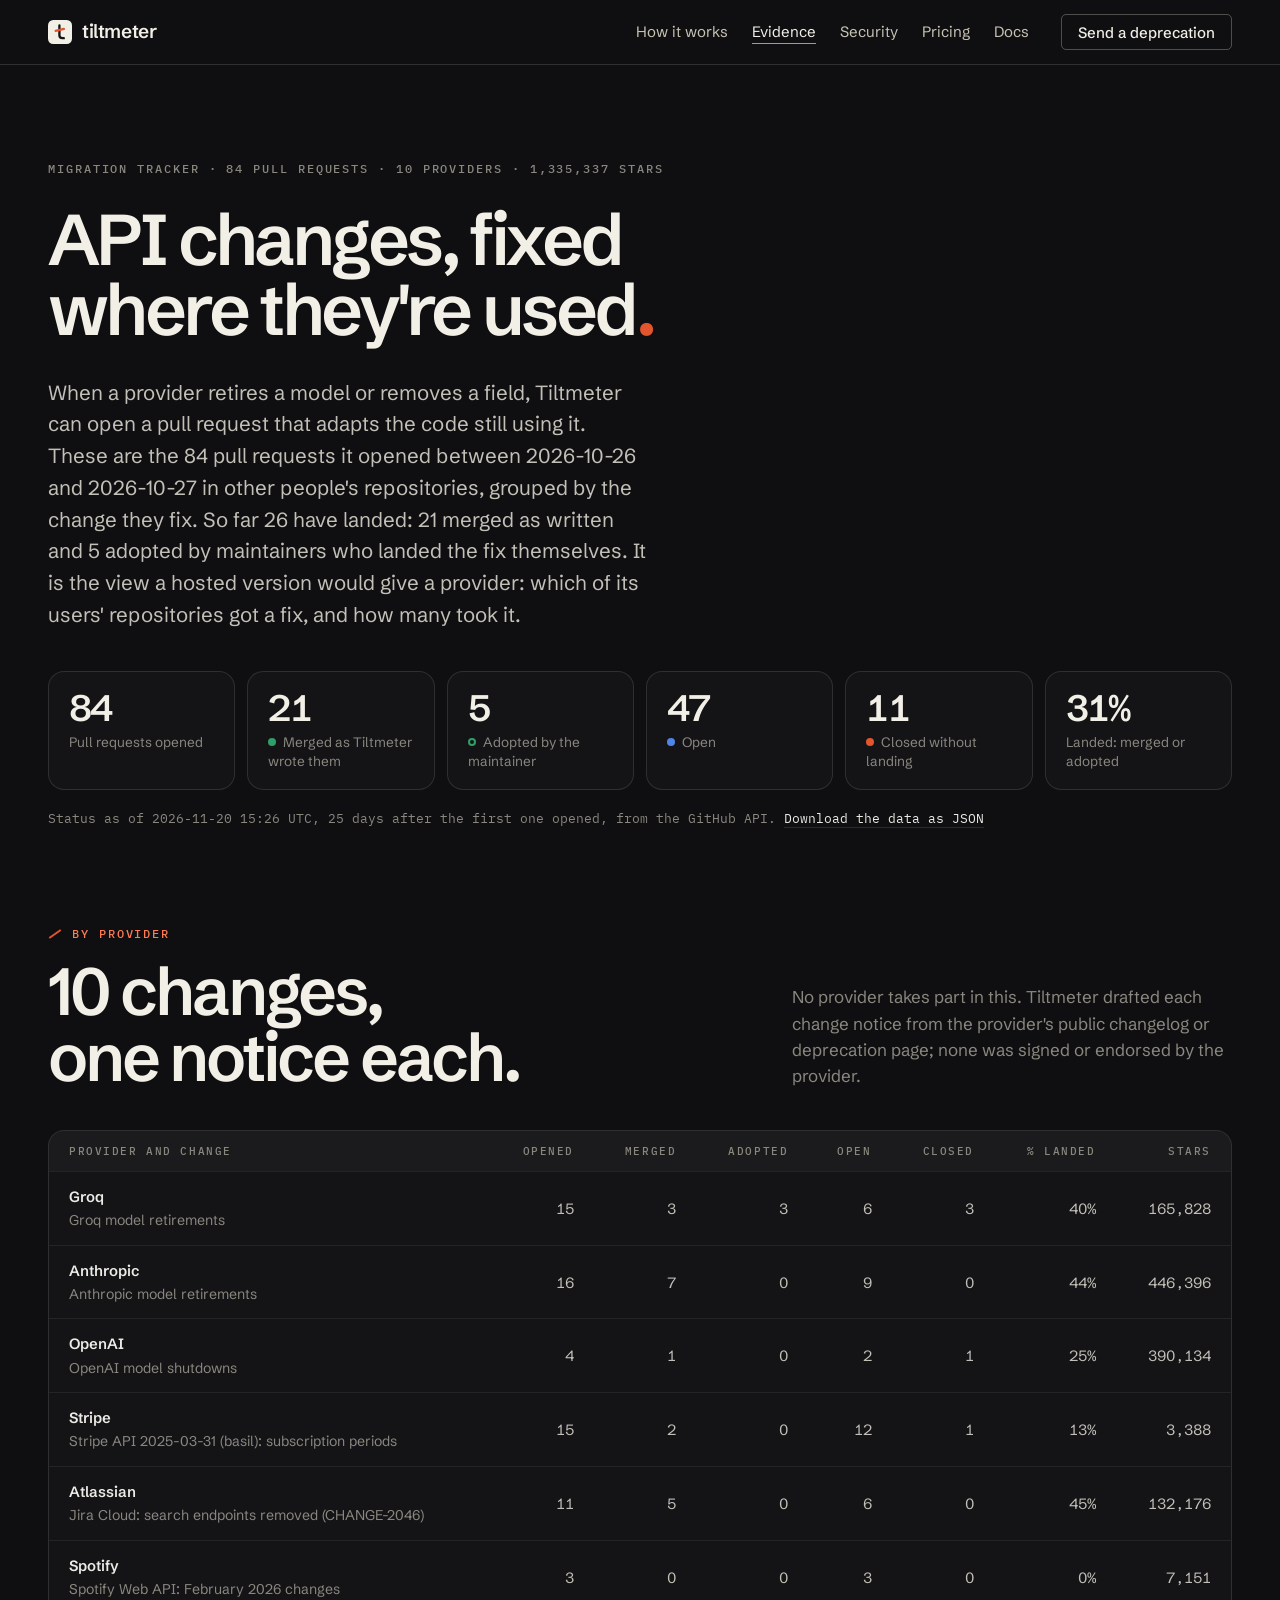
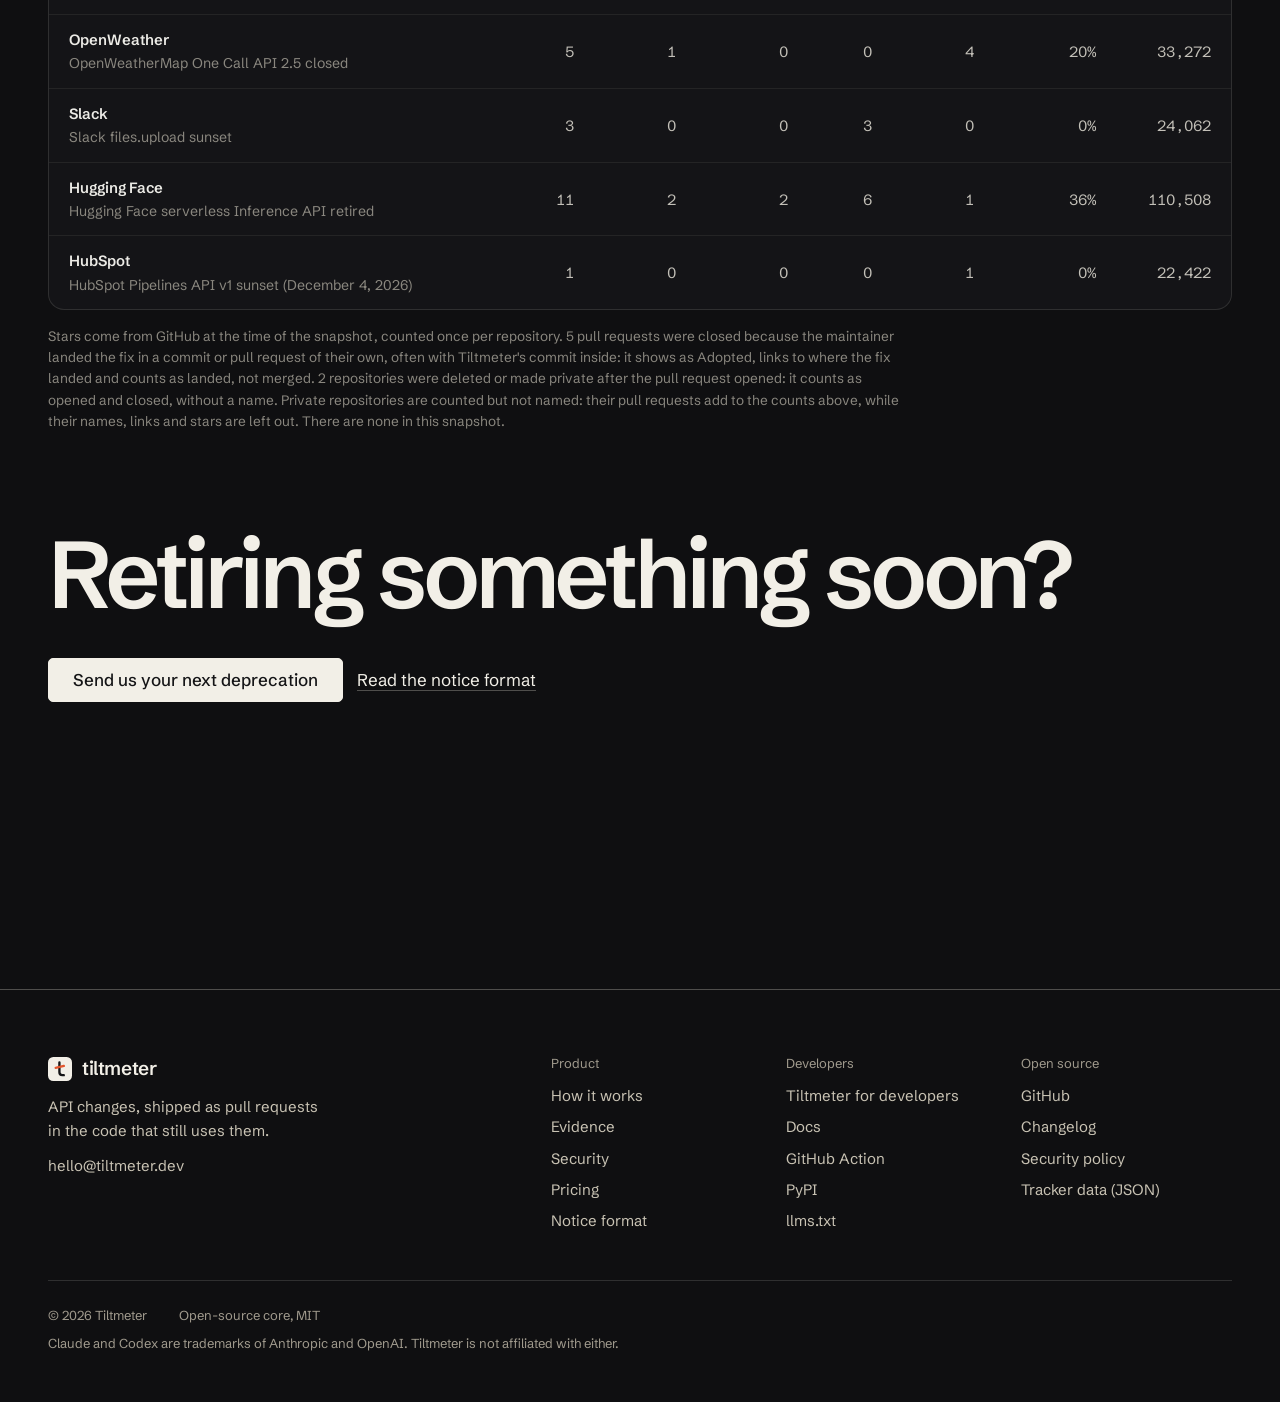
<file: migrations/index.html>
<!doctype html>
<html lang="en">
<head>
  <meta charset="utf-8">
  <meta name="viewport" content="width=device-width, initial-scale=1">
  <meta name="color-scheme" content="dark">
  <title>Tiltmeter migration tracker · API changes fixed as pull requests</title>
  <meta name="description" content="84 pull requests Tiltmeter opened to fix code using API changes at 10 providers, with live status from GitHub: 21 merged and 5 adopted by their maintainers so far. Notices drafted from public documentation; no provider signed or endorsed them.">
  <link rel="icon" href="/favicon.svg" type="image/svg+xml">
  <link rel="canonical" href="https://tiltmeter.dev/migrations/">
  <meta property="og:type" content="website">
  <meta property="og:url" content="https://tiltmeter.dev/migrations/">
  <meta property="og:title" content="Tiltmeter migration tracker: API changes, fixed as pull requests">
  <meta property="og:description" content="84 pull requests Tiltmeter opened to fix code using API changes at 10 providers, with live status from GitHub: 21 merged and 5 adopted by their maintainers so far. Notices drafted from public documentation; no provider signed or endorsed them.">
  <meta property="og:image" content="https://tiltmeter.dev/og.png">
  <meta property="og:image:width" content="1200">
  <meta property="og:image:height" content="630">
  <meta name="twitter:card" content="summary_large_image">
  <meta name="twitter:title" content="Tiltmeter migration tracker: API changes, fixed as pull requests">
  <meta name="twitter:description" content="84 pull requests Tiltmeter opened to fix code using API changes at 10 providers, with live status from GitHub: 21 merged and 5 adopted by their maintainers so far. Notices drafted from public documentation; no provider signed or endorsed them.">
  <meta name="twitter:image" content="https://tiltmeter.dev/og.png">
  <!-- shell:head:start -->
  <script>document.documentElement.classList.add("js")</script>
  <link rel="preload" href="/fonts/schibsted-grotesk-latin.woff2" as="font" type="font/woff2" crossorigin>
  <link rel="preload" href="/fonts/ibm-plex-mono-400-latin.woff2" as="font" type="font/woff2" crossorigin>
  <link rel="stylesheet" href="/styles.css">
  <link rel="stylesheet" href="/tokens.css">
  <link rel="stylesheet" href="/site.css">
  <script src="/site.js" defer></script>
  <!-- shell:head:end -->
  <link rel="alternate" type="text/plain" href="/llms.txt" title="llms.txt">
  <link rel="alternate" type="application/json" href="/migrations/status.json" title="Migration tracker data">
</head>
<body>
  <!-- Generated by scripts/migrations.py from migrations/status.json. Do not edit by hand. -->
  <!-- shell:nav:start -->
  <a class="skip-link" href="#main">Skip to content</a>
  <header class="site-nav">
    <div class="site-nav__in page">
      <a class="site-brand" href="/" aria-label="Tiltmeter, home"><svg viewBox="0 0 1024 1024" aria-hidden="true"><rect width="1024" height="1024" rx="224" fill="#f2efe7"/><path d="M487 230V651Q487 776 612 776H674" fill="none" stroke="#141416" stroke-width="100" stroke-linecap="round" stroke-linejoin="round"/><path d="M323 425H682" stroke="#e2552d" stroke-width="100" stroke-linecap="round" transform="rotate(-13 487 425)"/></svg><span aria-hidden="true">tiltmeter</span></a>
      <button class="site-nav__toggle" type="button" aria-expanded="false" aria-controls="site-menu">Menu</button>
      <nav class="site-nav__menu" id="site-menu" aria-label="Main">
        <ul class="site-nav__links">
          <li><a href="/#how">How it works</a></li>
          <li><a href="/migrations/" aria-current="page">Evidence</a></li>
          <li><a href="/#security">Security</a></li>
          <li><a href="/#pricing">Pricing</a></li>
          <li><a href="https://github.com/tiltmeter-dev/tiltmeter/blob/main/docs/getting-started.md">Docs</a></li>
        </ul>
        <a class="button button--line site-nav__cta" href="mailto:hello@tiltmeter.dev?subject=Our%20next%20deprecation&amp;body=What%20is%20changing%20(endpoint%2C%20model%20or%20field)%3A%0D%0A%0D%0AWhen%20it%20takes%20effect%3A%0D%0A%0D%0ALink%20to%20the%20announcement%20or%20docs%3A%0D%0A">Send a deprecation</a>
      </nav>
    </div>
  </header>
  <!-- shell:nav:end -->

  <main id="main">
    <section class="hero wrap mig-hero">
      <p class="kicker">Migration tracker · 84 pull requests · 10 providers · 1,335,337 stars</p>
      <h1>API changes, fixed<br>where they're used<span class="needle">.</span></h1>
      <p class="lede">When a provider retires a model or removes a field, Tiltmeter can open a pull request that adapts the code still using it. These are the 84 pull requests it opened between 2026-10-26 and 2026-10-27 in other people's repositories, grouped by the change they fix. So far 26 have landed: 21 merged as written and 5 adopted by maintainers who landed the fix themselves. It is the view a hosted version would give a provider: which of its users' repositories got a fix, and how many took it.</p>
    </section>

    <section class="wrap">
      <dl class="stats">
        <div class="stat"><dt>Pull requests opened</dt><dd>84</dd></div>
        <div class="stat merged"><dt>Merged as Tiltmeter wrote them</dt><dd>21</dd></div>
        <div class="stat adopted"><dt>Adopted by the maintainer</dt><dd>5</dd></div>
        <div class="stat open"><dt>Open</dt><dd>47</dd></div>
        <div class="stat closed"><dt>Closed without landing</dt><dd>11</dd></div>
        <div class="stat"><dt>Landed: merged or adopted</dt><dd>31%</dd></div>
      </dl>
      <p class="asof">Status as of <time datetime="2026-11-20T15:26:04Z">2026-11-20 15:26</time> UTC, 25 days after the first one opened, from the GitHub API. <a href="/migrations/status.json">Download the data as JSON</a></p>
    </section>

    <section class="wrap section mig-section">
      <div class="split-head">
        <div>
          <p class="eyebrow">By provider</p>
          <h2>10 changes,<br>one notice each.</h2>
        </div>
        <p class="side">No provider takes part in this. Tiltmeter drafted each change notice from the provider's public changelog or deprecation page; none was signed or endorsed by the provider.</p>
      </div>
      <div class="scroll" role="region" aria-label="Pull requests by provider" tabindex="0">
        <table class="data">
          <thead>
            <tr><th scope="col">Provider and change</th><th scope="col" class="num">Opened</th><th scope="col" class="num">Merged</th><th scope="col" class="num">Adopted</th><th scope="col" class="num">Open</th><th scope="col" class="num">Closed</th><th scope="col" class="num">% landed</th><th scope="col" class="num">Stars</th></tr>
          </thead>
          <tbody>
            <tr><td class="prov"><a href="/migrations/groq/"><b>Groq</b><span>Groq model retirements</span></a></td><td class="num">15</td><td class="num">3</td><td class="num">3</td><td class="num">6</td><td class="num">3</td><td class="num">40%</td><td class="num">165,828</td></tr>
            <tr><td class="prov"><a href="/migrations/anthropic/"><b>Anthropic</b><span>Anthropic model retirements</span></a></td><td class="num">16</td><td class="num">7</td><td class="num">0</td><td class="num">9</td><td class="num">0</td><td class="num">44%</td><td class="num">446,396</td></tr>
            <tr><td class="prov"><a href="/migrations/openai/"><b>OpenAI</b><span>OpenAI model shutdowns</span></a></td><td class="num">4</td><td class="num">1</td><td class="num">0</td><td class="num">2</td><td class="num">1</td><td class="num">25%</td><td class="num">390,134</td></tr>
            <tr><td class="prov"><a href="/migrations/stripe/"><b>Stripe</b><span>Stripe API 2025-03-31 (basil): subscription periods</span></a></td><td class="num">15</td><td class="num">2</td><td class="num">0</td><td class="num">12</td><td class="num">1</td><td class="num">13%</td><td class="num">3,388</td></tr>
            <tr><td class="prov"><a href="/migrations/jira/"><b>Atlassian</b><span>Jira Cloud: search endpoints removed (CHANGE-2046)</span></a></td><td class="num">11</td><td class="num">5</td><td class="num">0</td><td class="num">6</td><td class="num">0</td><td class="num">45%</td><td class="num">132,176</td></tr>
            <tr><td class="prov"><a href="/migrations/spotify/"><b>Spotify</b><span>Spotify Web API: February 2026 changes</span></a></td><td class="num">3</td><td class="num">0</td><td class="num">0</td><td class="num">3</td><td class="num">0</td><td class="num">0%</td><td class="num">7,151</td></tr>
            <tr><td class="prov"><a href="/migrations/openweathermap/"><b>OpenWeather</b><span>OpenWeatherMap One Call API 2.5 closed</span></a></td><td class="num">5</td><td class="num">1</td><td class="num">0</td><td class="num">0</td><td class="num">4</td><td class="num">20%</td><td class="num">33,272</td></tr>
            <tr><td class="prov"><a href="/migrations/slack/"><b>Slack</b><span>Slack files.upload sunset</span></a></td><td class="num">3</td><td class="num">0</td><td class="num">0</td><td class="num">3</td><td class="num">0</td><td class="num">0%</td><td class="num">24,062</td></tr>
            <tr><td class="prov"><a href="/migrations/huggingface/"><b>Hugging Face</b><span>Hugging Face serverless Inference API retired</span></a></td><td class="num">11</td><td class="num">2</td><td class="num">2</td><td class="num">6</td><td class="num">1</td><td class="num">36%</td><td class="num">110,508</td></tr>
            <tr><td class="prov"><a href="/migrations/hubspot/"><b>HubSpot</b><span>HubSpot Pipelines API v1 sunset (December 4, 2026)</span></a></td><td class="num">1</td><td class="num">0</td><td class="num">0</td><td class="num">0</td><td class="num">1</td><td class="num">0%</td><td class="num">22,422</td></tr>
          </tbody>
        </table>
      </div>
      <p class="footnote">Stars come from GitHub at the time of the snapshot, counted once per repository. 5 pull requests were closed because the maintainer landed the fix in a commit or pull request of their own, often with Tiltmeter's commit inside: it shows as Adopted, links to where the fix landed and counts as landed, not merged. 2 repositories were deleted or made private after the pull request opened: it counts as opened and closed, without a name. Private repositories are counted but not named: their pull requests add to the counts above, while their names, links and stars are left out. There are none in this snapshot.</p>
    </section>

    <section class="wrap end">
      <h2>Retiring something soon?</h2>
      <div class="cta">
        <a class="button button--solid" href="mailto:hello@tiltmeter.dev?subject=Our%20next%20deprecation&amp;body=What%20is%20changing%20(endpoint%2C%20model%20or%20field)%3A%0D%0A%0D%0AWhen%20it%20takes%20effect%3A%0D%0A%0D%0ALink%20to%20the%20announcement%20or%20docs%3A%0D%0A">Send us your next deprecation</a>
        <a class="link" href="https://github.com/tiltmeter-dev/tiltmeter/blob/main/docs/notice-spec.md">Read the notice format</a>
      </div>
    </section>
  </main>

  <!-- shell:foot:start -->
  <footer class="site-foot">
    <div class="page">
      <div class="site-foot__in">
        <div class="site-foot__about">
          <a class="site-brand" href="/" aria-label="Tiltmeter, home"><svg viewBox="0 0 1024 1024" aria-hidden="true"><rect width="1024" height="1024" rx="224" fill="#f2efe7"/><path d="M487 230V651Q487 776 612 776H674" fill="none" stroke="#141416" stroke-width="100" stroke-linecap="round" stroke-linejoin="round"/><path d="M323 425H682" stroke="#e2552d" stroke-width="100" stroke-linecap="round" transform="rotate(-13 487 425)"/></svg><span aria-hidden="true">tiltmeter</span></a>
          <p>API changes, shipped as pull requests in the code that still uses them.</p>
          <a class="link" href="mailto:hello@tiltmeter.dev">hello@tiltmeter.dev</a>
        </div>
        <nav class="site-foot__cols" aria-label="Footer">
          <div>
            <h2>Product</h2>
            <ul>
              <li><a href="/#how">How it works</a></li>
              <li><a href="/migrations/">Evidence</a></li>
              <li><a href="/#security">Security</a></li>
              <li><a href="/#pricing">Pricing</a></li>
              <li><a href="https://github.com/tiltmeter-dev/tiltmeter/blob/main/docs/notice-spec.md">Notice format</a></li>
            </ul>
          </div>
          <div>
            <h2>Developers</h2>
            <ul>
              <li><a href="/developers/">Tiltmeter for developers</a></li>
              <li><a href="https://github.com/tiltmeter-dev/tiltmeter/blob/main/docs/getting-started.md">Docs</a></li>
              <li><a href="https://github.com/tiltmeter-dev/tiltmeter-action">GitHub Action</a></li>
              <li><a href="https://pypi.org/project/tiltmeter/">PyPI</a></li>
              <li><a href="/llms.txt">llms.txt</a></li>
            </ul>
          </div>
          <div>
            <h2>Open source</h2>
            <ul>
              <li><a href="https://github.com/tiltmeter-dev/tiltmeter">GitHub</a></li>
              <li><a href="https://github.com/tiltmeter-dev/tiltmeter/blob/main/CHANGELOG.md">Changelog</a></li>
              <li><a href="https://github.com/tiltmeter-dev/tiltmeter/blob/main/SECURITY.md">Security policy</a></li>
              <li><a href="/migrations/status.json">Tracker data (JSON)</a></li>
            </ul>
          </div>
        </nav>
      </div>
      <div class="site-foot__base">
        <p>© 2026 Tiltmeter</p>
        <p>Open-source core, MIT</p>
        <p>Claude and Codex are trademarks of Anthropic and OpenAI. Tiltmeter is not affiliated with either.</p>
      </div>
    </div>
  </footer>
  <!-- shell:foot:end -->
</body>
</html>
</file>
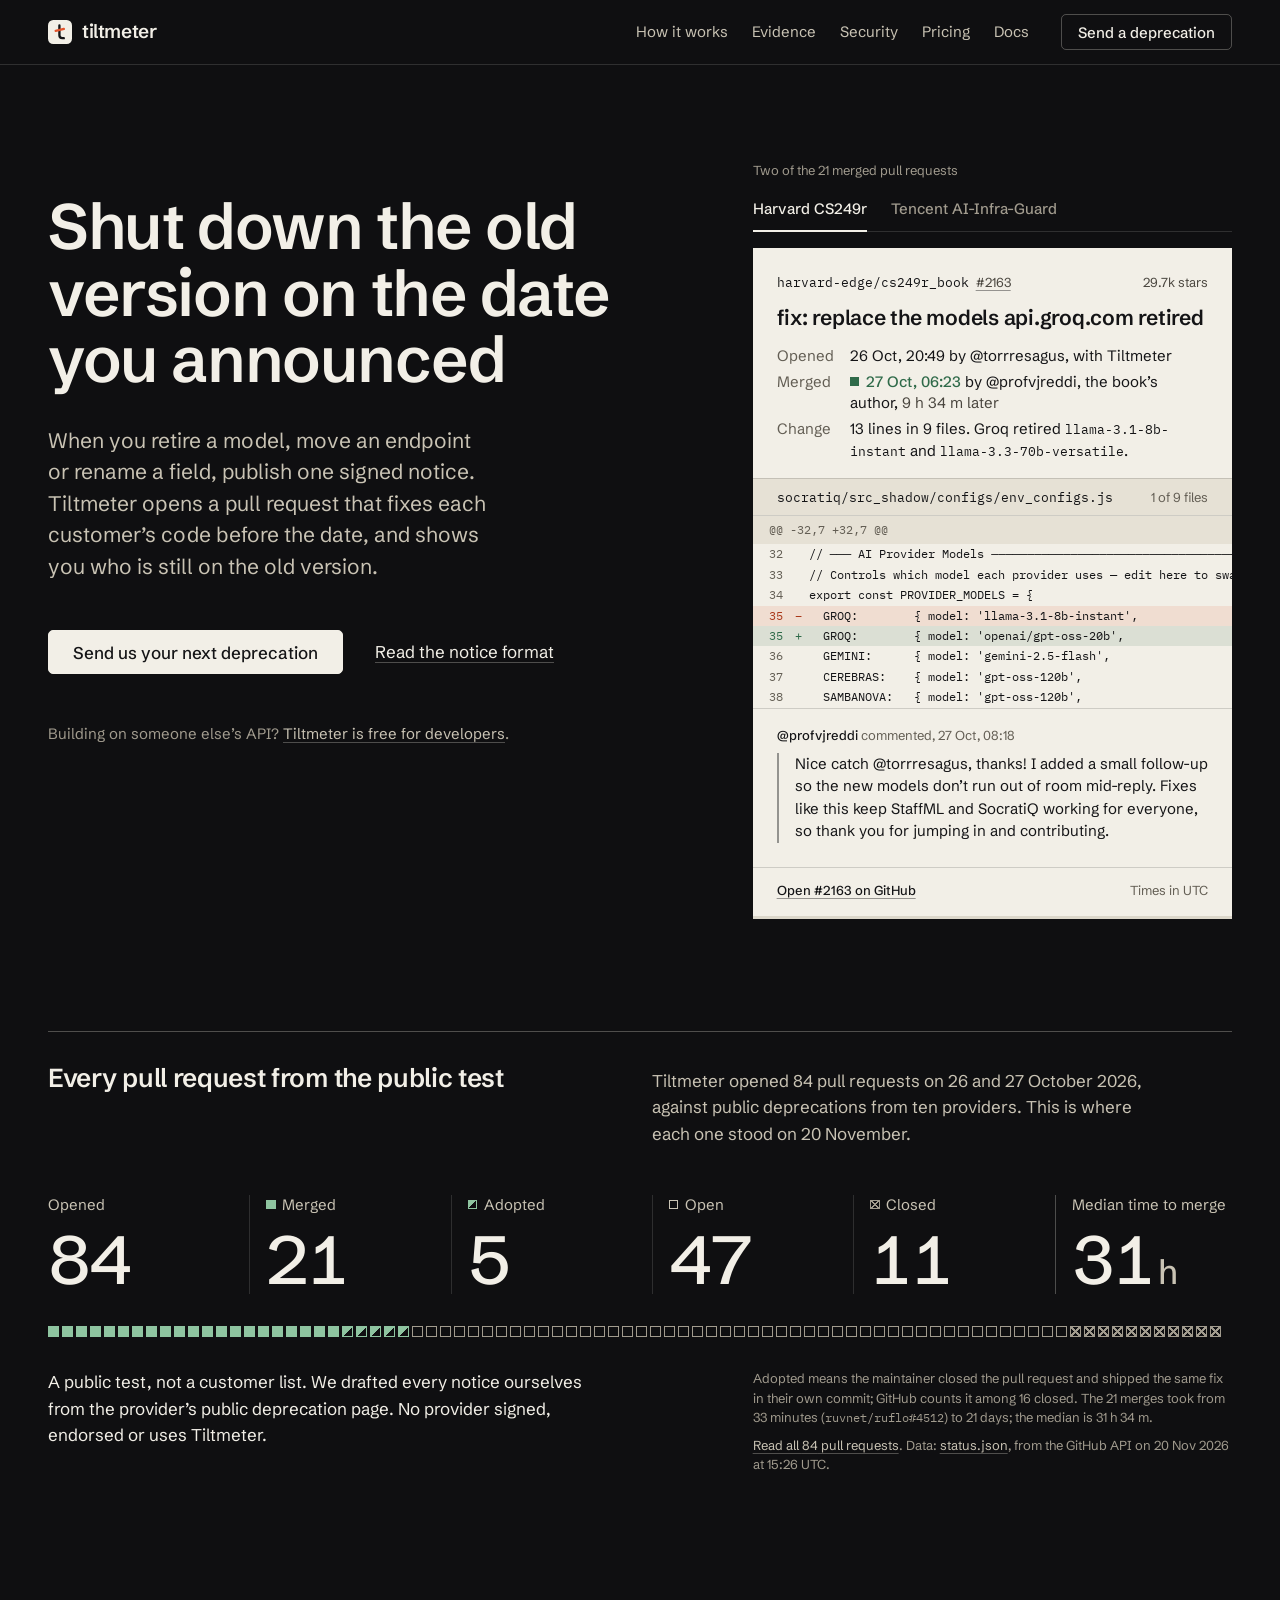
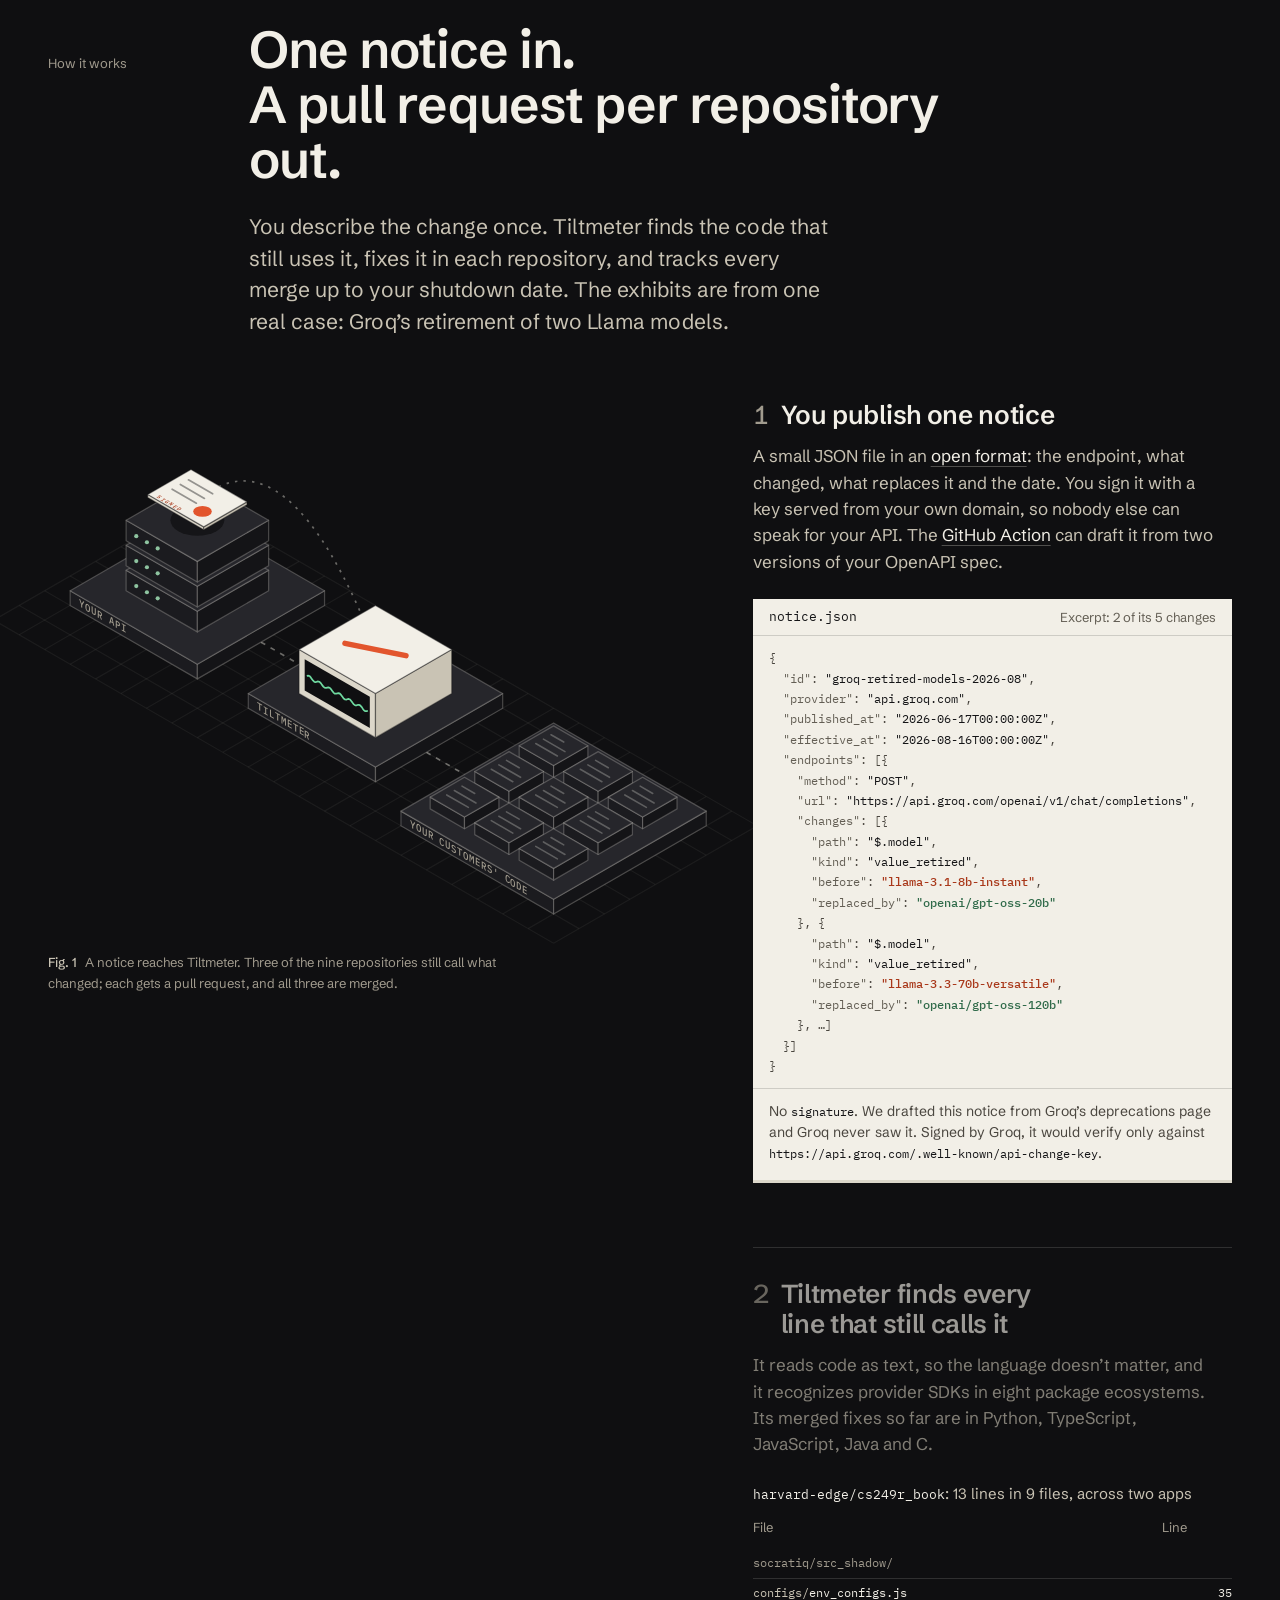
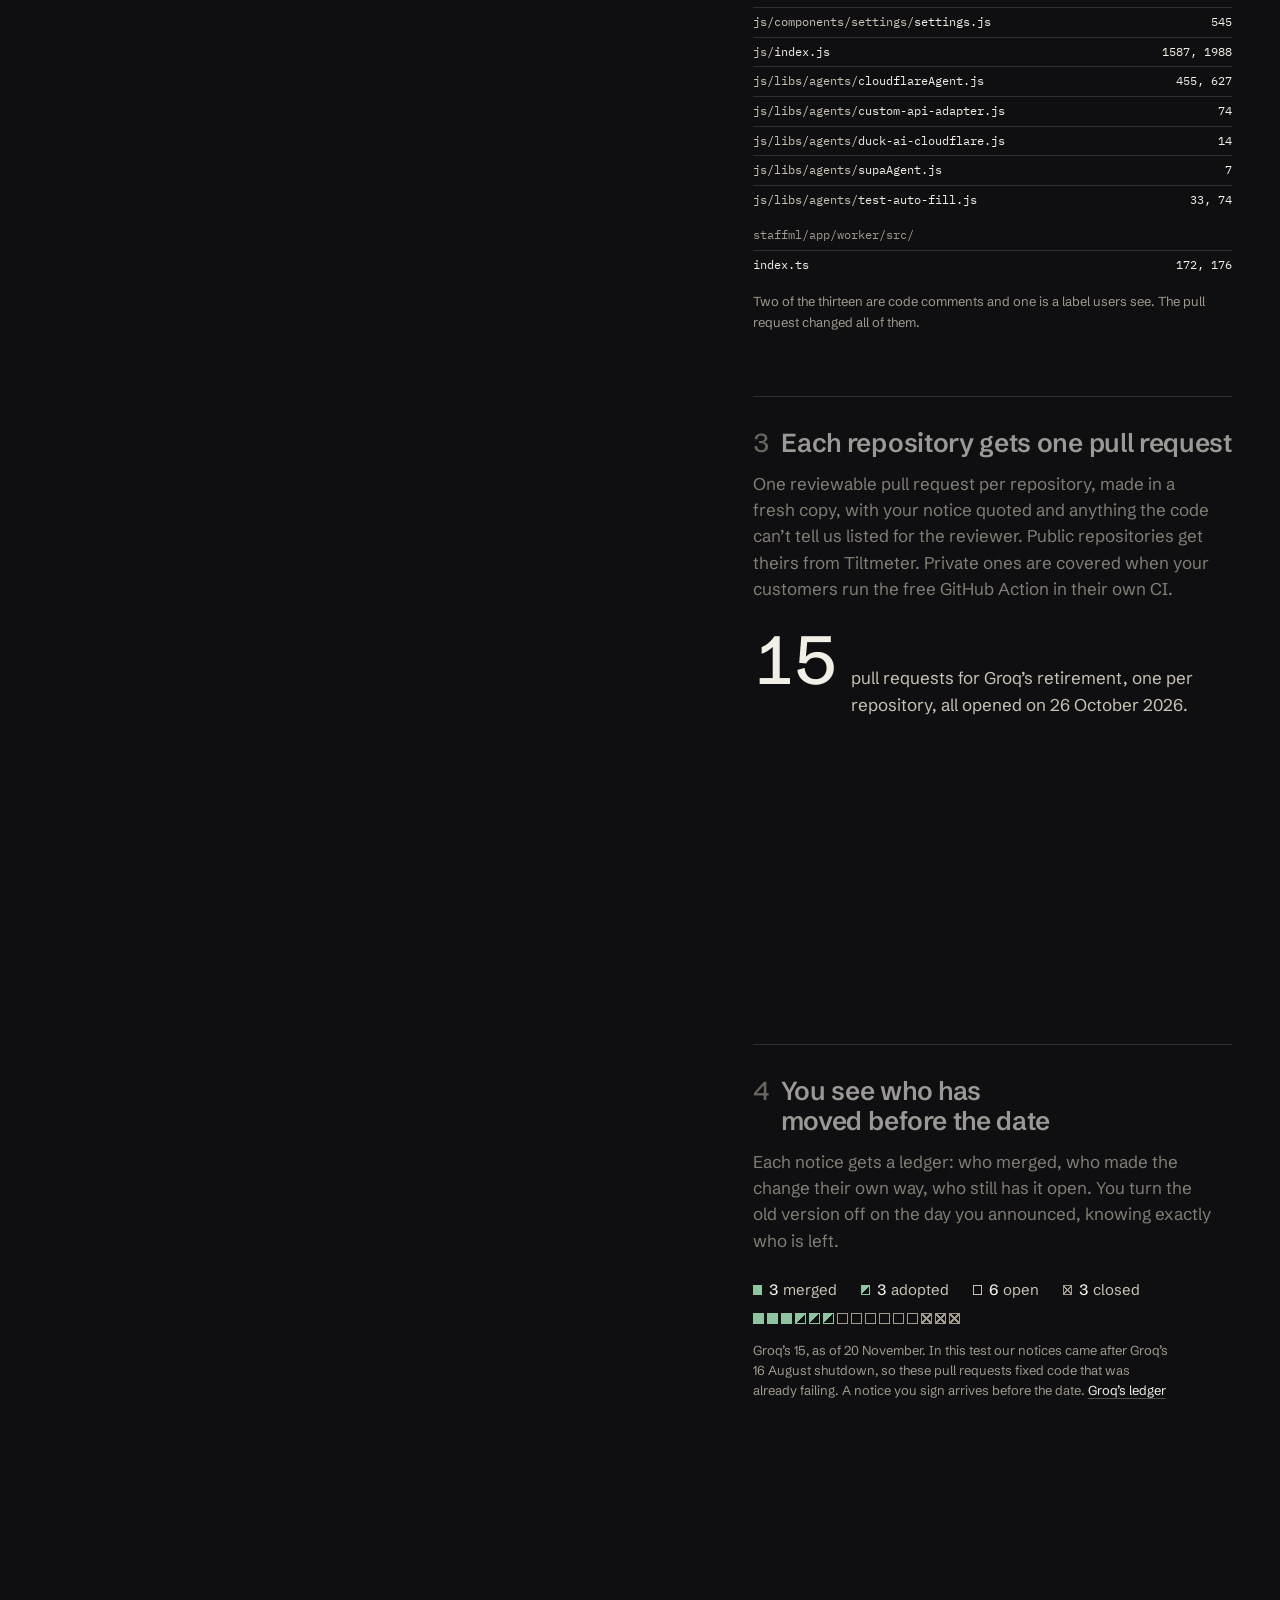
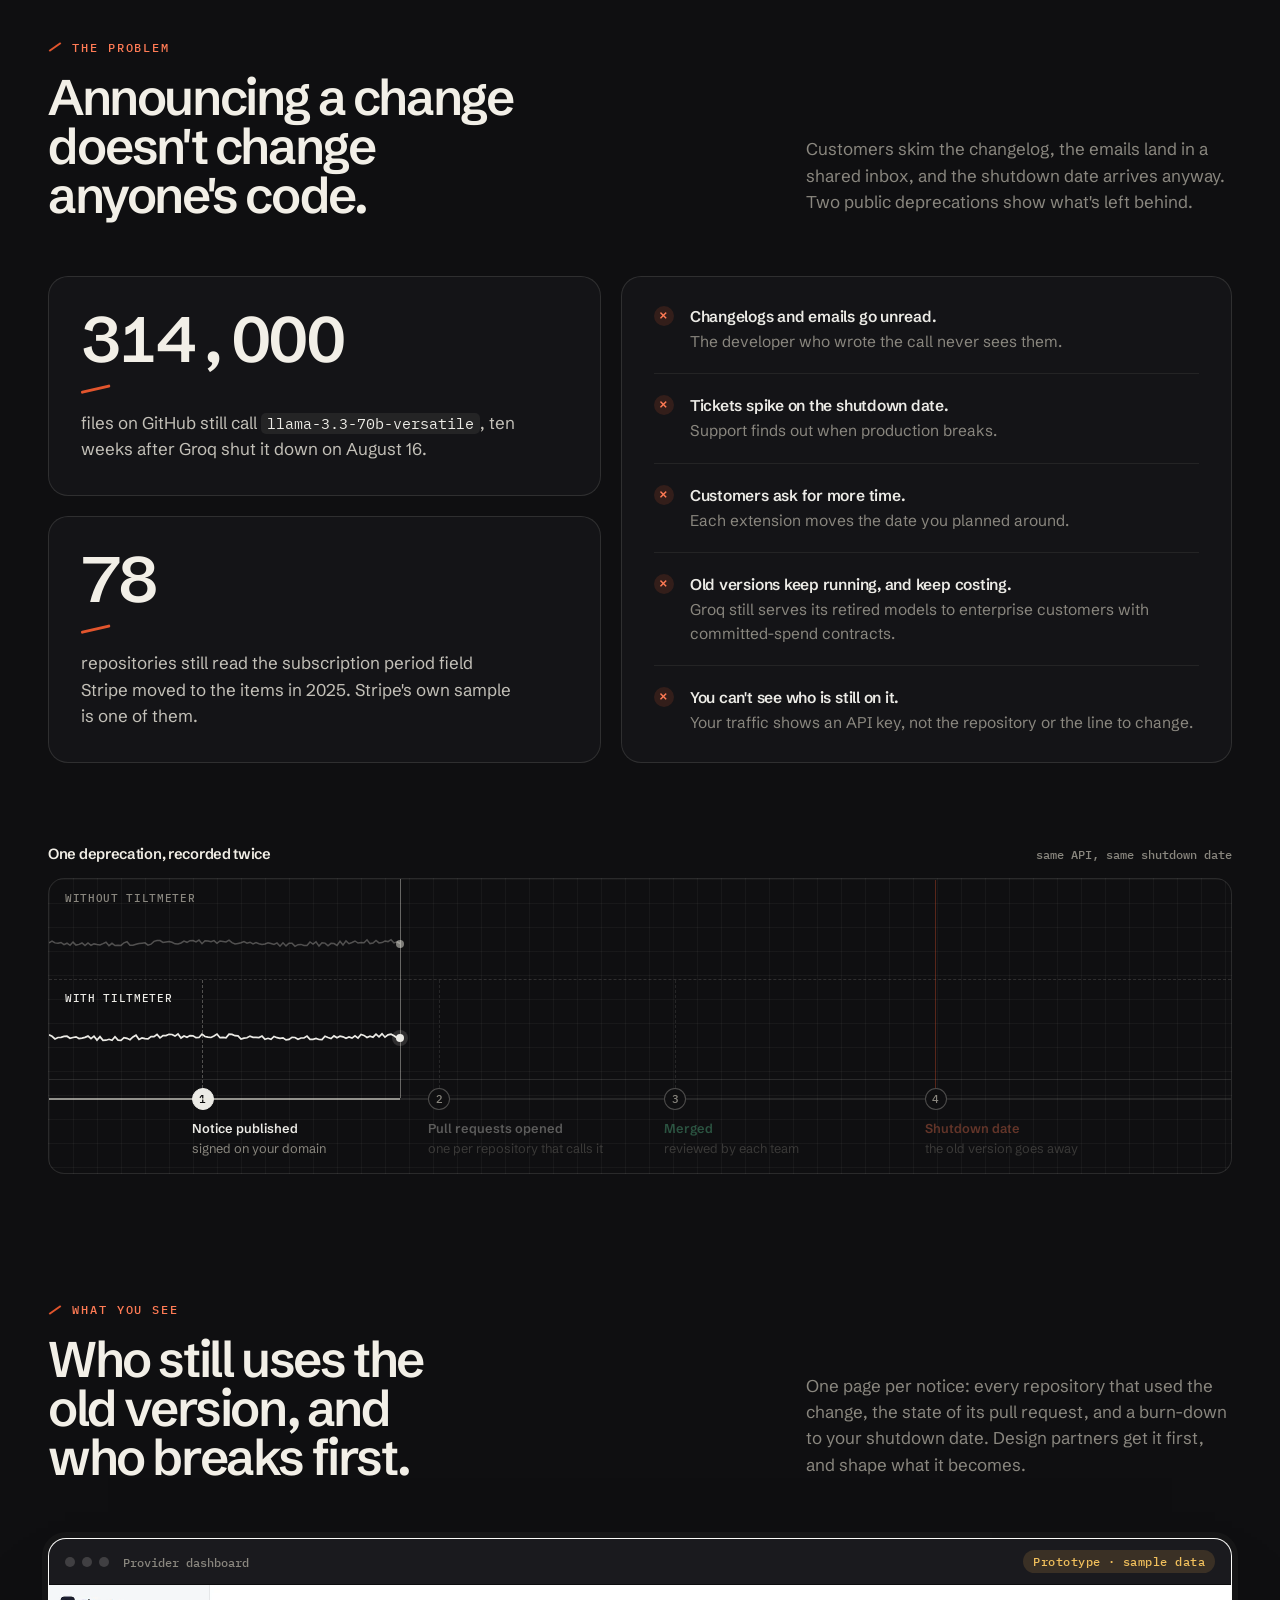
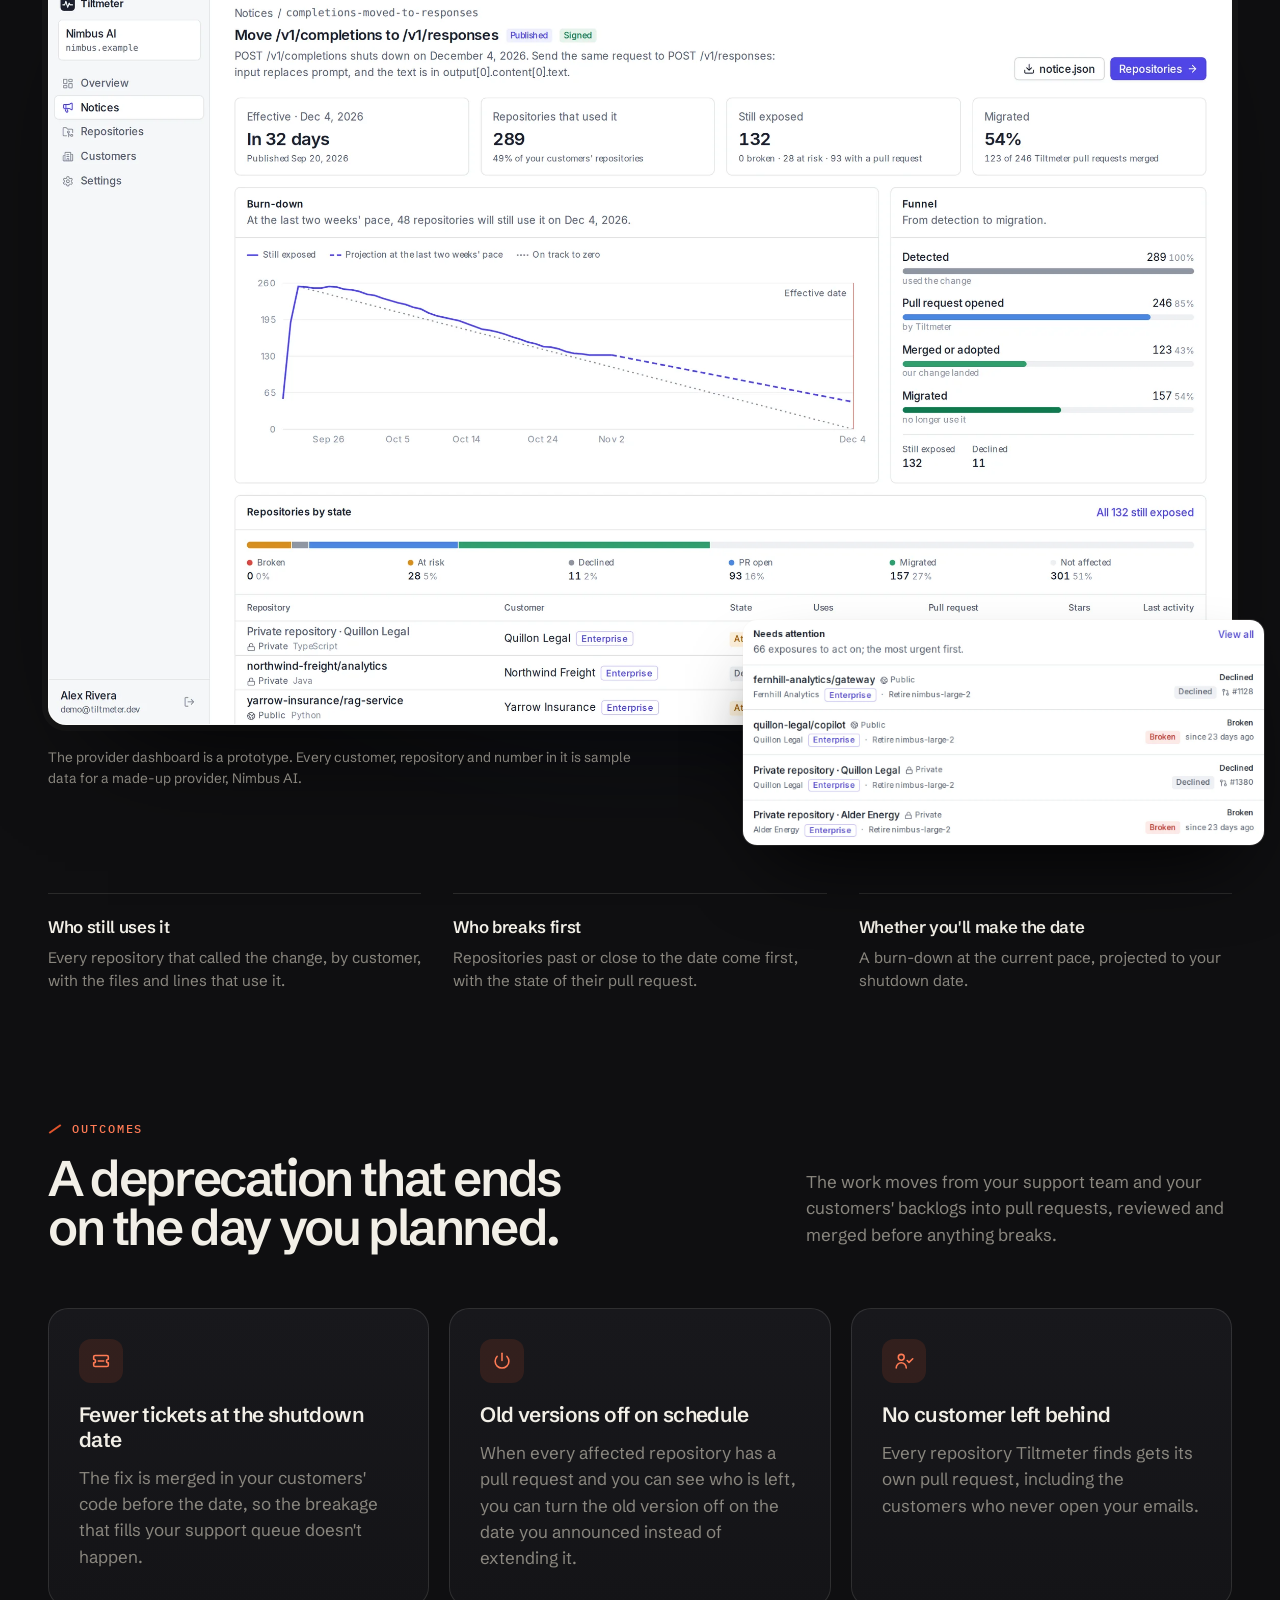
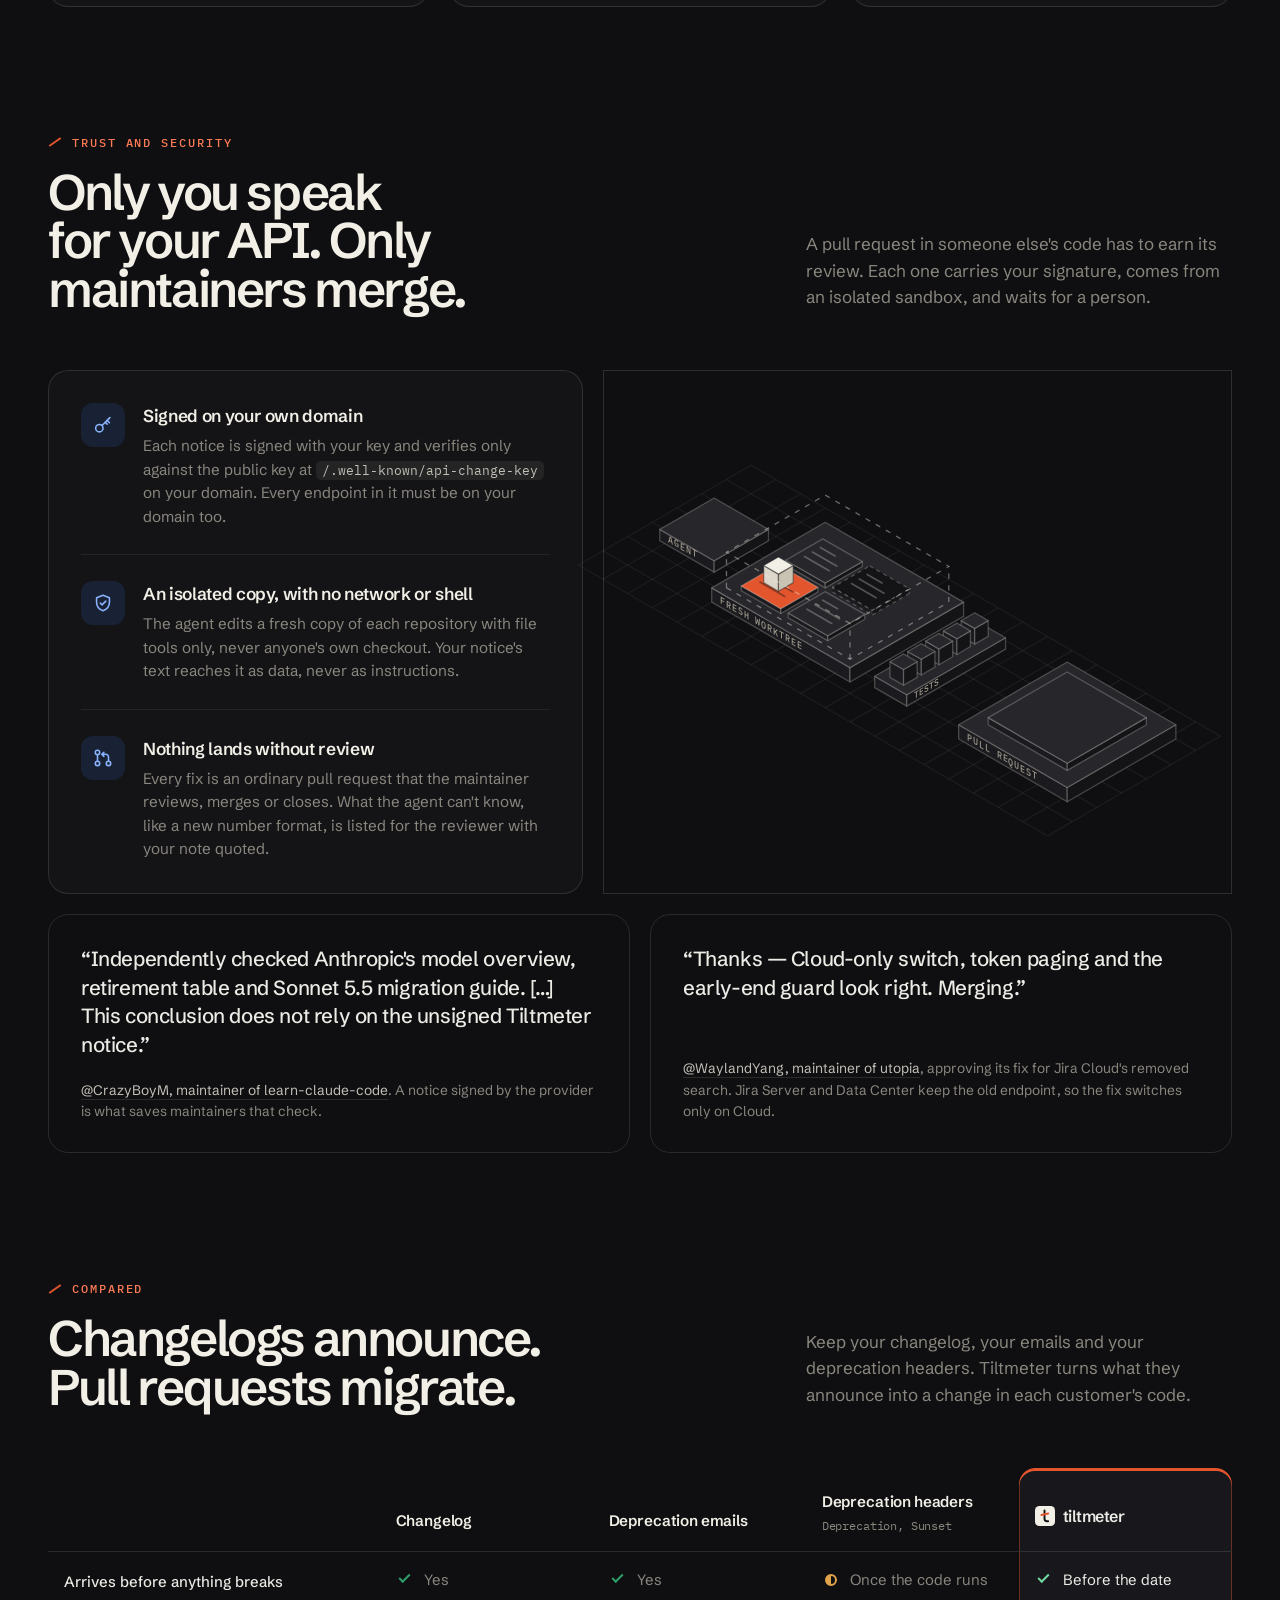
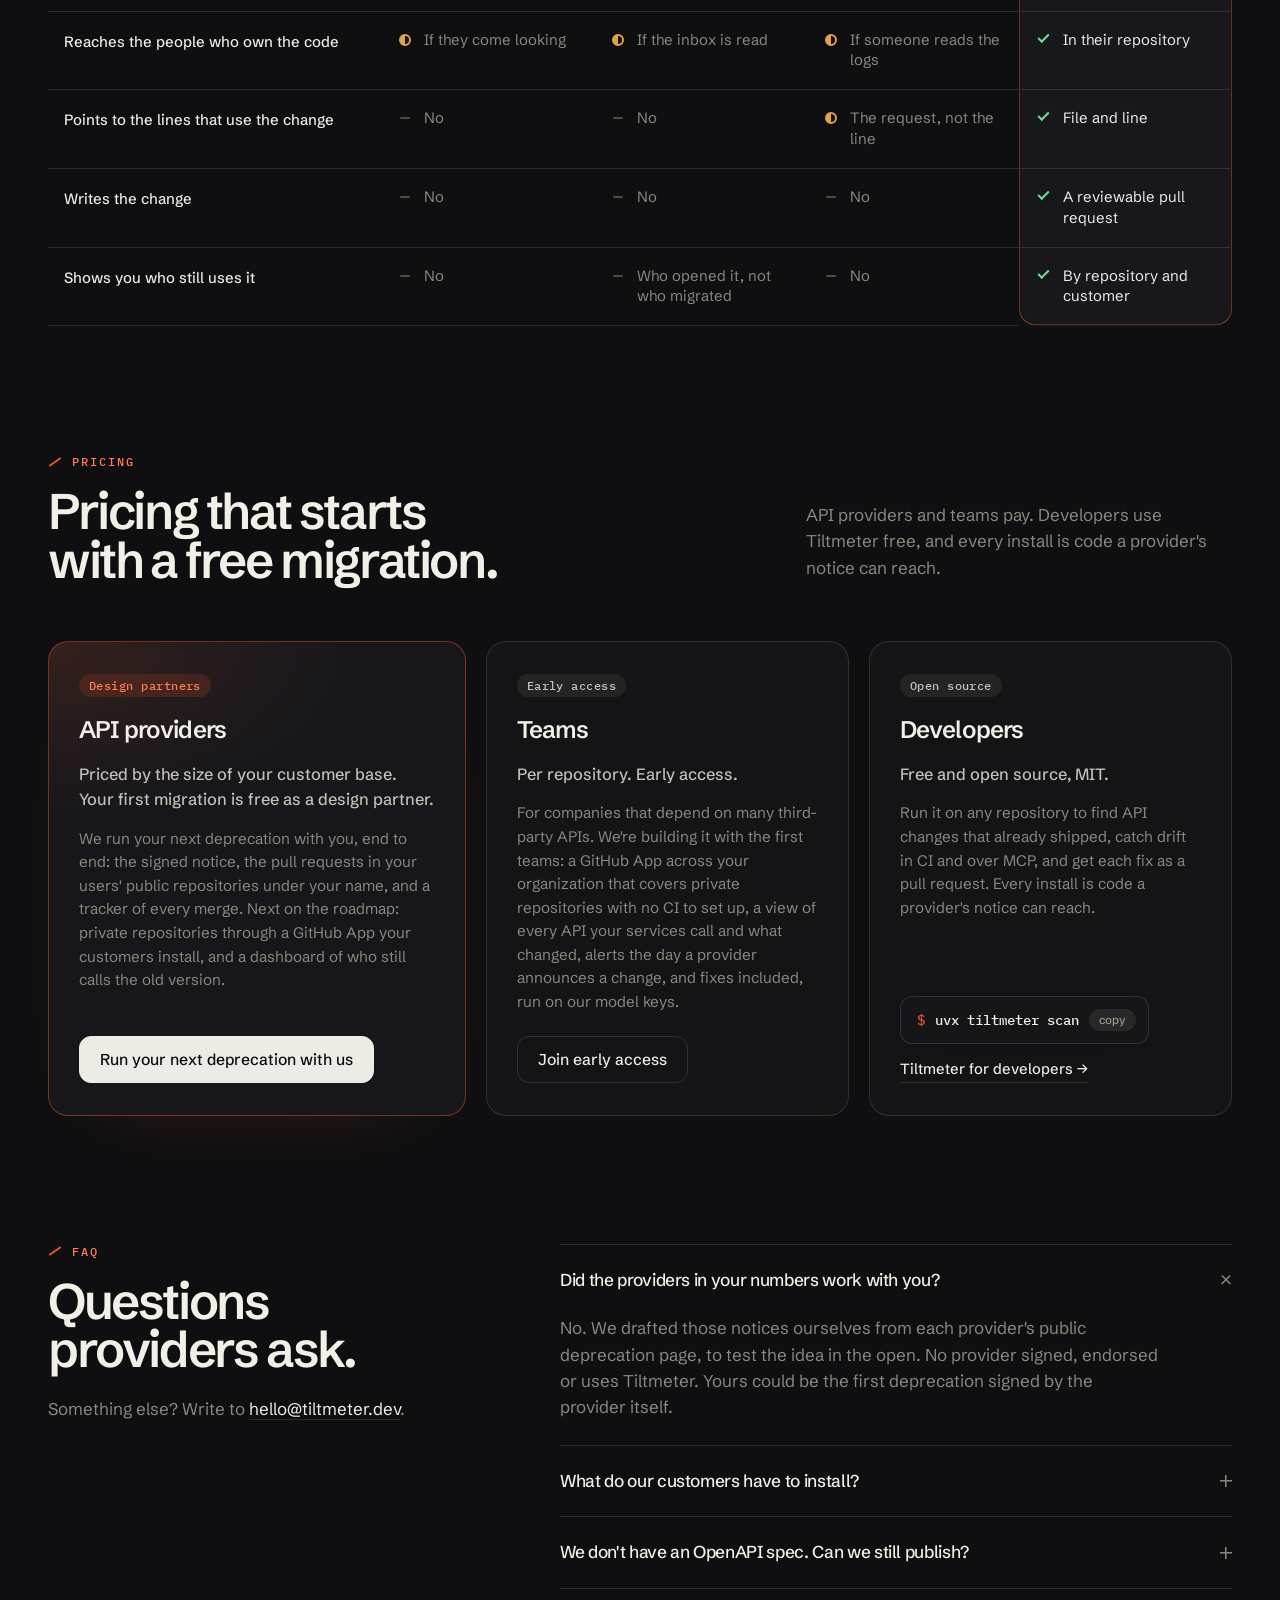
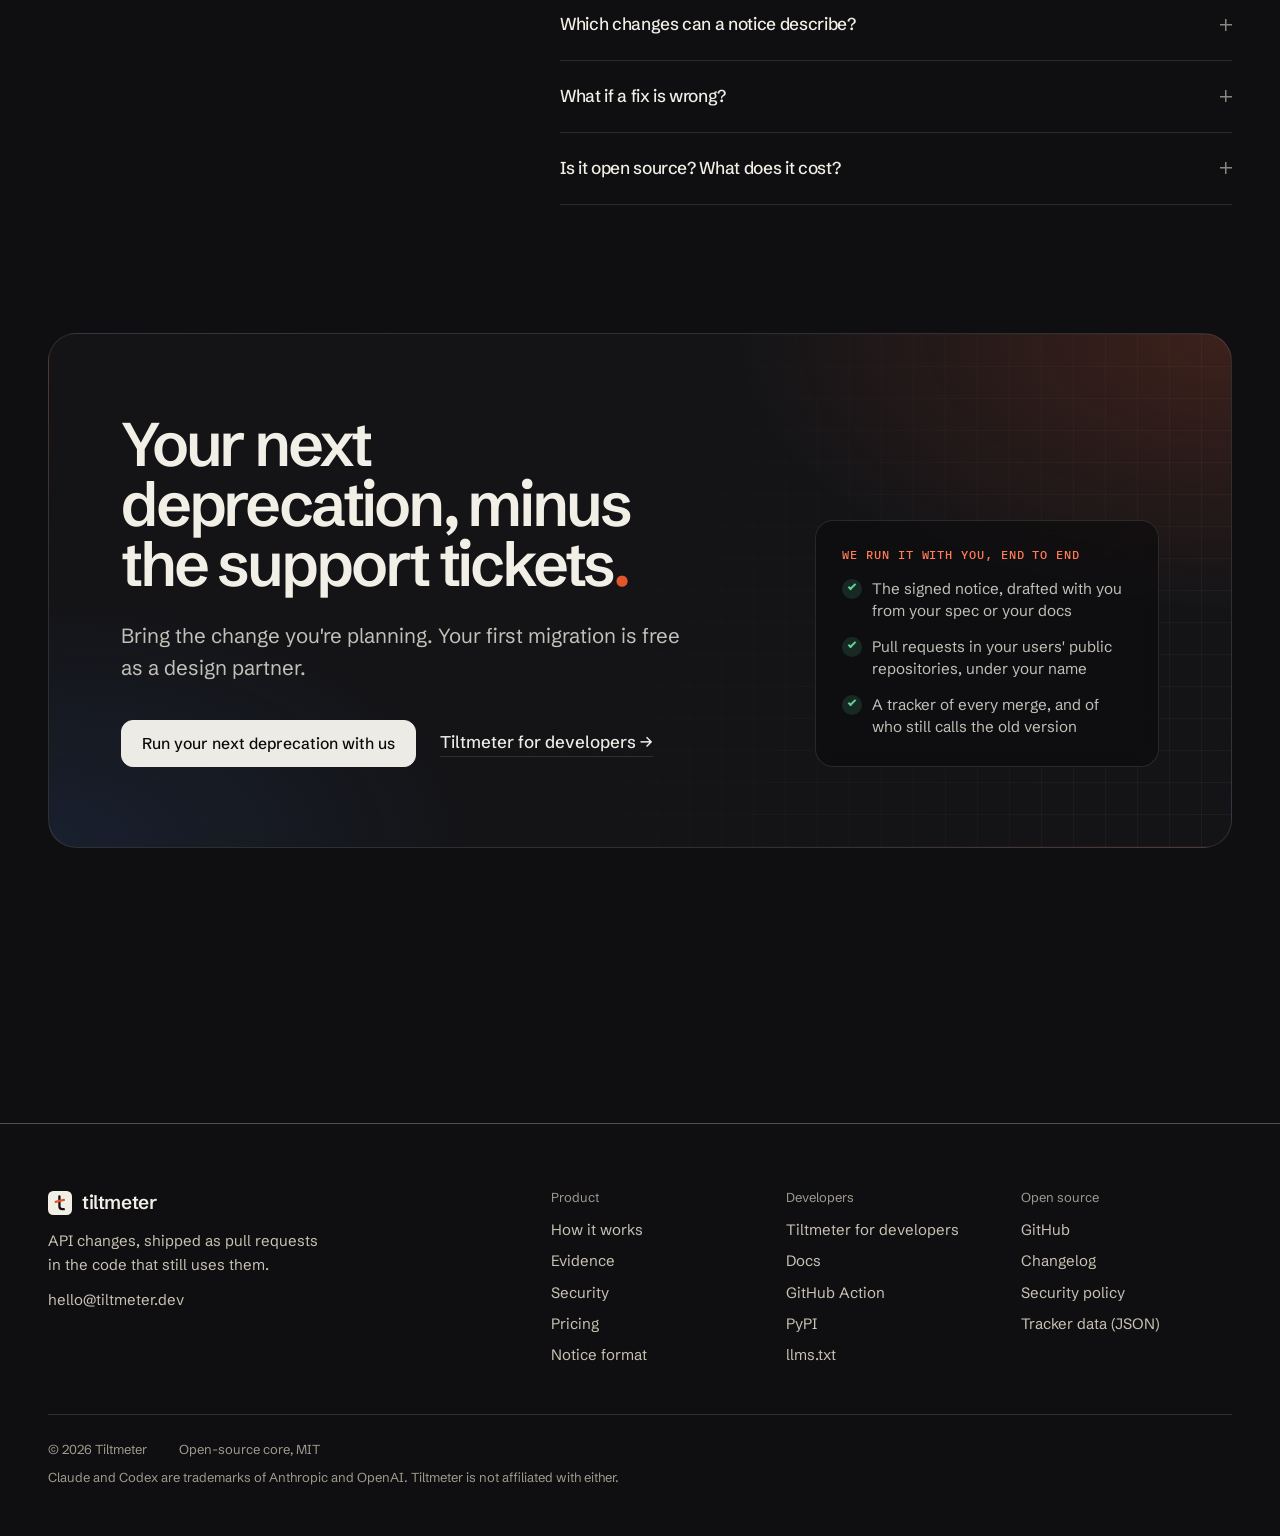
<file: providers/index.html>
<!doctype html>
<html lang="en">
<head>
  <meta charset="utf-8">
  <meta name="viewport" content="width=device-width, initial-scale=1">
  <meta name="color-scheme" content="dark">
  <title>Tiltmeter for API providers</title>
  <meta name="robots" content="noindex">
  <link rel="canonical" href="https://tiltmeter.dev/">
  <meta http-equiv="refresh" content="0; url=/">
  <script>location.replace("/" + location.hash);</script>
  <style>body{margin:0;padding:2rem;background:#0f0f11;color:#f2efe7;font:17px/1.55 system-ui,sans-serif}a{color:inherit}</style>
</head>
<body>
  <p>This page moved to <a href="/">tiltmeter.dev</a>.</p>
</body>
</html>
</file>
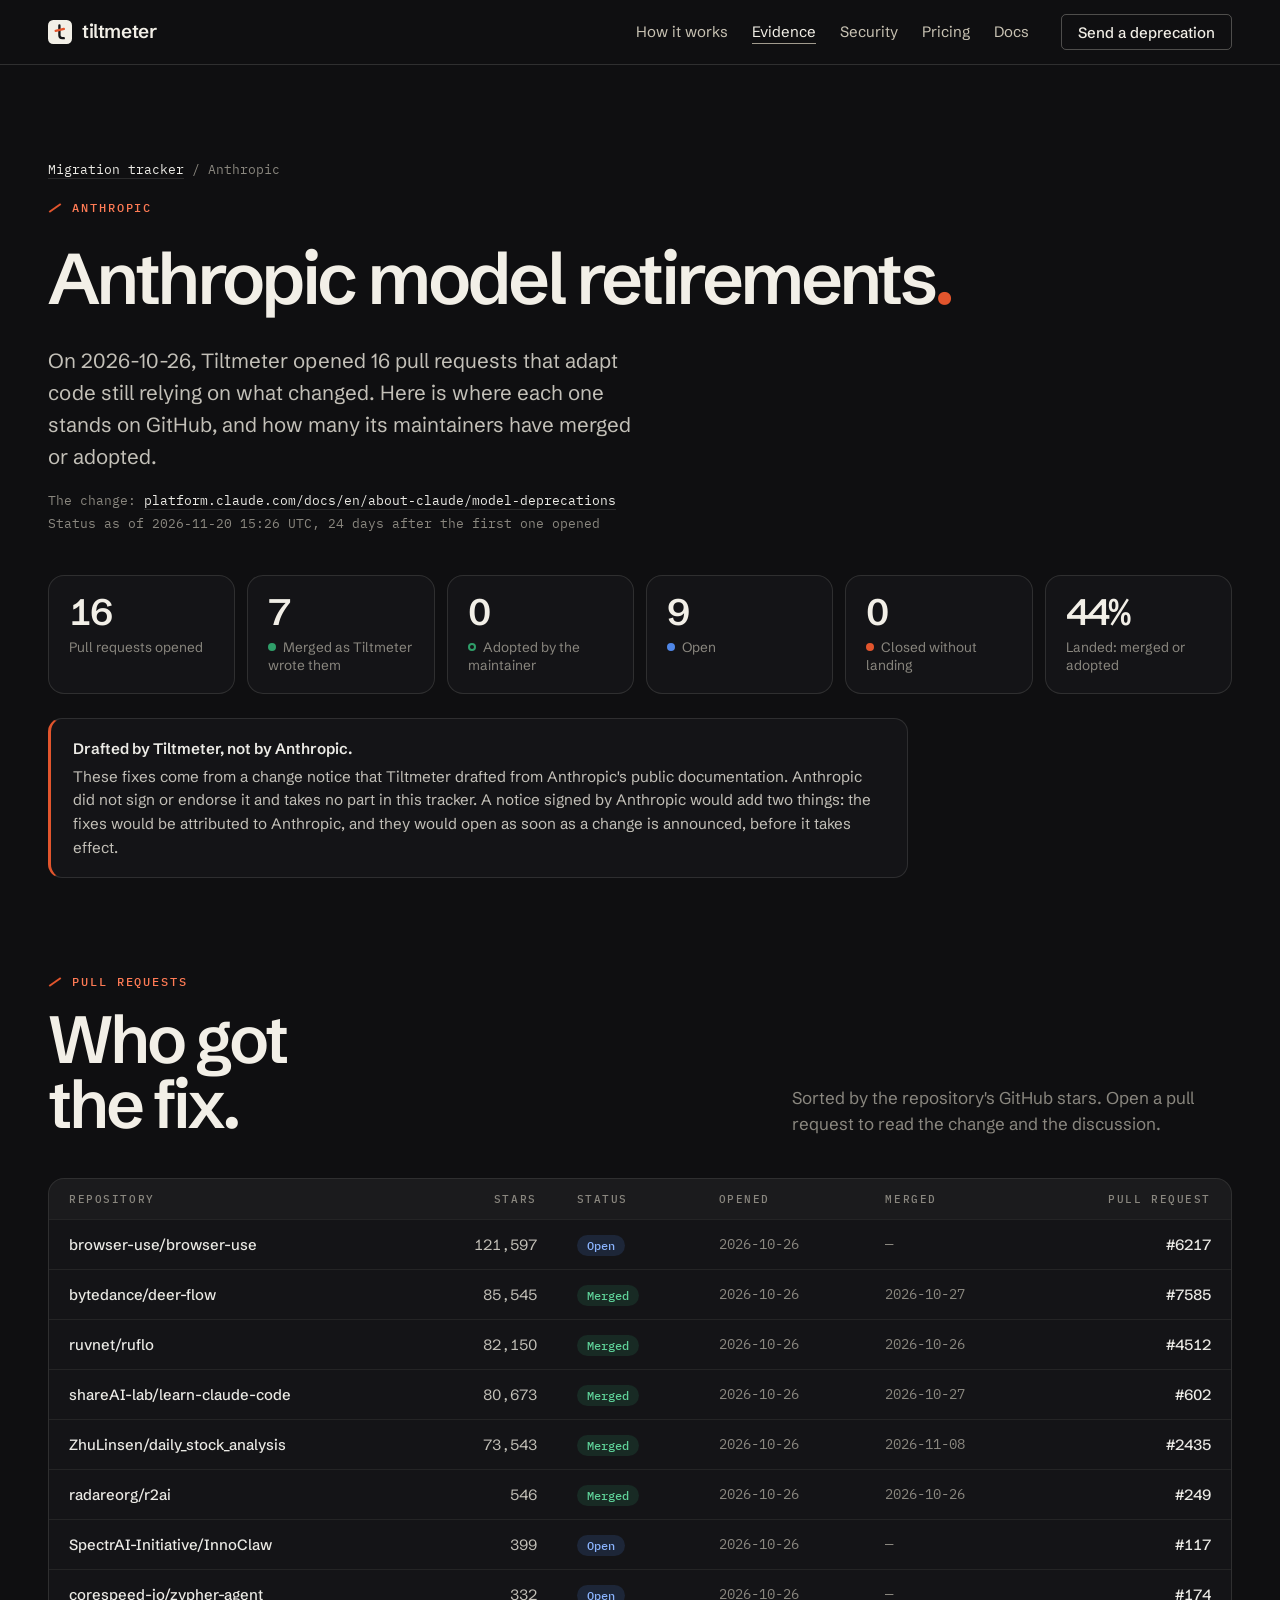
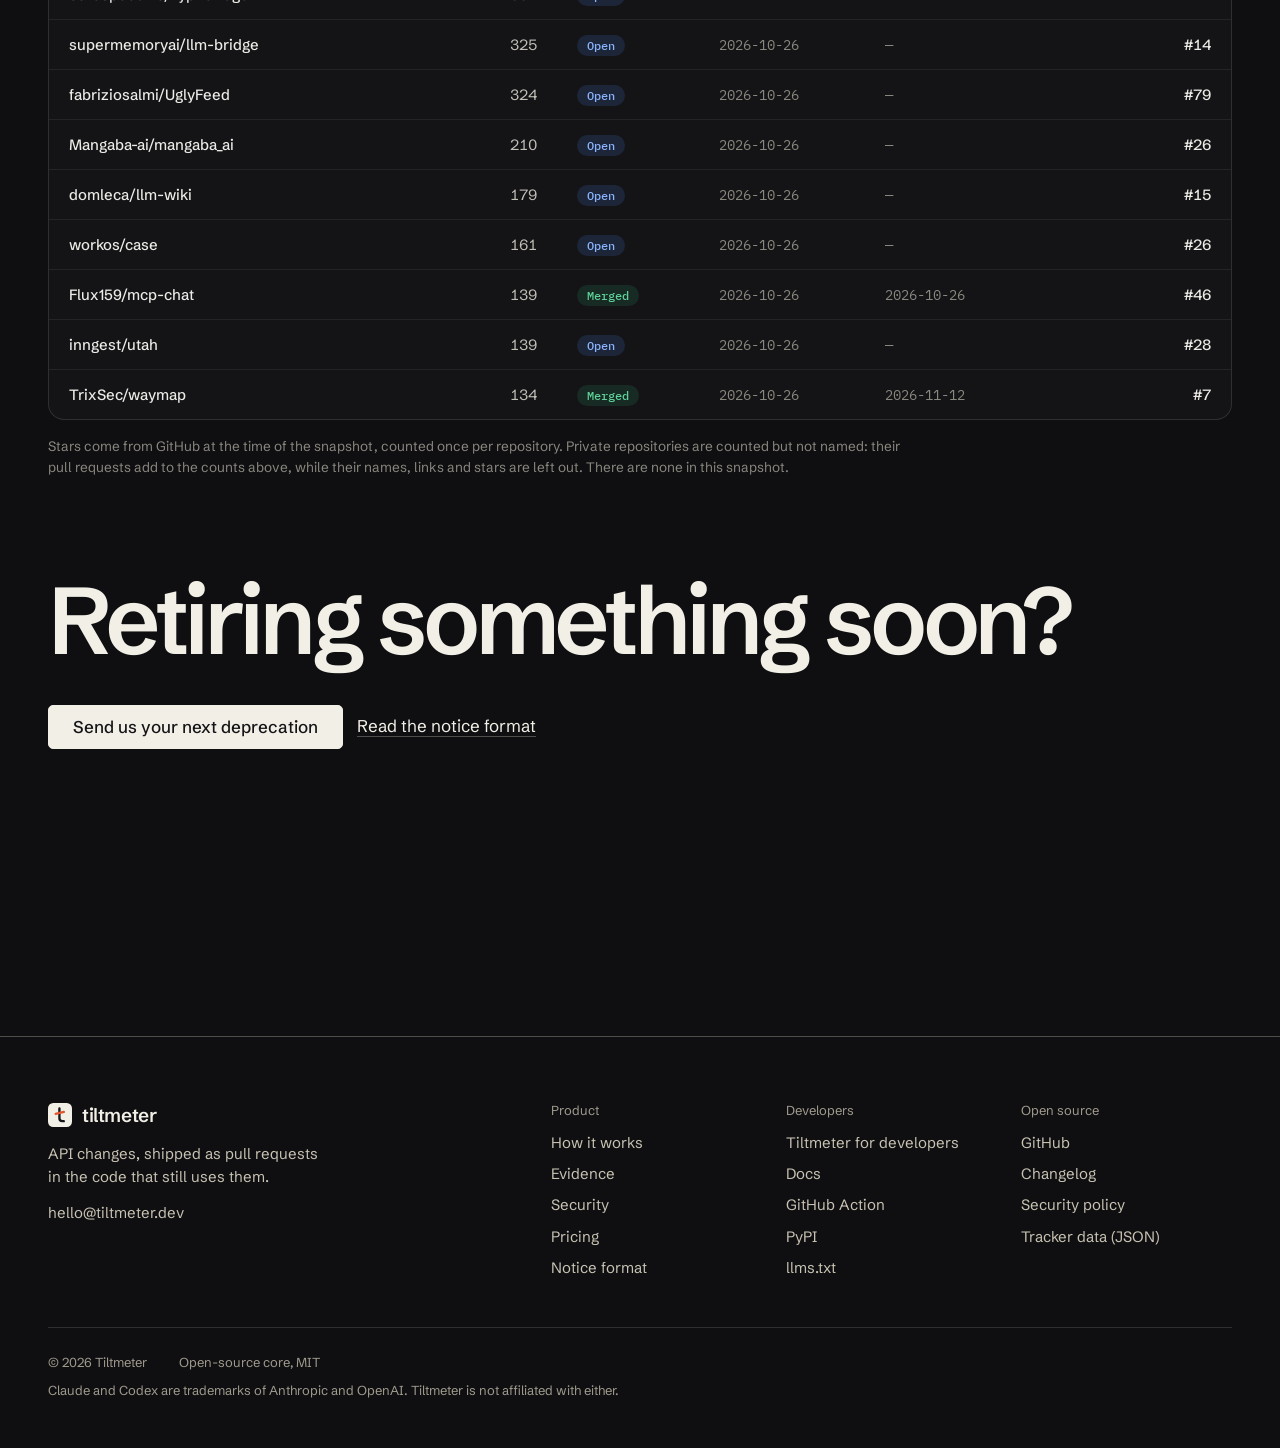
<file: migrations/anthropic/index.html>
<!doctype html>
<html lang="en">
<head>
  <meta charset="utf-8">
  <meta name="viewport" content="width=device-width, initial-scale=1">
  <meta name="color-scheme" content="dark">
  <title>Anthropic model retirements · Tiltmeter migration tracker</title>
  <meta name="description" content="Anthropic model retirements: 16 pull requests Tiltmeter opened in code that still used what changed, 7 landed so far. Drafted from Anthropic&#x27;s public documentation, not signed or endorsed by Anthropic.">
  <link rel="icon" href="/favicon.svg" type="image/svg+xml">
  <link rel="canonical" href="https://tiltmeter.dev/migrations/anthropic/">
  <meta property="og:type" content="website">
  <meta property="og:url" content="https://tiltmeter.dev/migrations/anthropic/">
  <meta property="og:title" content="Migration tracker: Anthropic model retirements">
  <meta property="og:description" content="Anthropic model retirements: 16 pull requests Tiltmeter opened in code that still used what changed, 7 landed so far. Drafted from Anthropic&#x27;s public documentation, not signed or endorsed by Anthropic.">
  <meta property="og:image" content="https://tiltmeter.dev/og.png">
  <meta property="og:image:width" content="1200">
  <meta property="og:image:height" content="630">
  <meta name="twitter:card" content="summary_large_image">
  <meta name="twitter:title" content="Migration tracker: Anthropic model retirements">
  <meta name="twitter:description" content="Anthropic model retirements: 16 pull requests Tiltmeter opened in code that still used what changed, 7 landed so far. Drafted from Anthropic&#x27;s public documentation, not signed or endorsed by Anthropic.">
  <meta name="twitter:image" content="https://tiltmeter.dev/og.png">
  <!-- shell:head:start -->
  <script>document.documentElement.classList.add("js")</script>
  <link rel="preload" href="/fonts/schibsted-grotesk-latin.woff2" as="font" type="font/woff2" crossorigin>
  <link rel="preload" href="/fonts/ibm-plex-mono-400-latin.woff2" as="font" type="font/woff2" crossorigin>
  <link rel="stylesheet" href="/styles.css">
  <link rel="stylesheet" href="/tokens.css">
  <link rel="stylesheet" href="/site.css">
  <script src="/site.js" defer></script>
  <!-- shell:head:end -->
  <link rel="alternate" type="text/plain" href="/llms.txt" title="llms.txt">
  <link rel="alternate" type="application/json" href="/migrations/status.json" title="Migration tracker data">
</head>
<body>
  <!-- Generated by scripts/migrations.py from migrations/status.json. Do not edit by hand. -->
  <!-- shell:nav:start -->
  <a class="skip-link" href="#main">Skip to content</a>
  <header class="site-nav">
    <div class="site-nav__in page">
      <a class="site-brand" href="/" aria-label="Tiltmeter, home"><svg viewBox="0 0 1024 1024" aria-hidden="true"><rect width="1024" height="1024" rx="224" fill="#f2efe7"/><path d="M487 230V651Q487 776 612 776H674" fill="none" stroke="#141416" stroke-width="100" stroke-linecap="round" stroke-linejoin="round"/><path d="M323 425H682" stroke="#e2552d" stroke-width="100" stroke-linecap="round" transform="rotate(-13 487 425)"/></svg><span aria-hidden="true">tiltmeter</span></a>
      <button class="site-nav__toggle" type="button" aria-expanded="false" aria-controls="site-menu">Menu</button>
      <nav class="site-nav__menu" id="site-menu" aria-label="Main">
        <ul class="site-nav__links">
          <li><a href="/#how">How it works</a></li>
          <li><a href="/migrations/" aria-current="page">Evidence</a></li>
          <li><a href="/#security">Security</a></li>
          <li><a href="/#pricing">Pricing</a></li>
          <li><a href="https://github.com/tiltmeter-dev/tiltmeter/blob/main/docs/getting-started.md">Docs</a></li>
        </ul>
        <a class="button button--line site-nav__cta" href="mailto:hello@tiltmeter.dev?subject=Our%20next%20deprecation&amp;body=What%20is%20changing%20(endpoint%2C%20model%20or%20field)%3A%0D%0A%0D%0AWhen%20it%20takes%20effect%3A%0D%0A%0D%0ALink%20to%20the%20announcement%20or%20docs%3A%0D%0A">Send a deprecation</a>
      </nav>
    </div>
  </header>
  <!-- shell:nav:end -->

  <main id="main">
    <section class="hero wrap mig-hero">
      <p class="crumbs"><a href="/migrations/">Migration tracker</a> / Anthropic</p>
      <p class="eyebrow">Anthropic</p>
      <h1>Anthropic model retirements<span class="needle">.</span></h1>
      <p class="lede">On 2026-10-26, Tiltmeter opened 16 pull requests that adapt code still relying on what changed. Here is where each one stands on GitHub, and how many its maintainers have merged or adopted.</p>
      <p class="asof">The change: <a href="https://platform.claude.com/docs/en/about-claude/model-deprecations">platform.claude.com/docs/en/about-claude/model-deprecations</a><br>Status as of <time datetime="2026-11-20T15:26:04Z">2026-11-20 15:26</time> UTC, 24 days after the first one opened</p>
    </section>

    <section class="wrap">
      <dl class="stats">
        <div class="stat"><dt>Pull requests opened</dt><dd>16</dd></div>
        <div class="stat merged"><dt>Merged as Tiltmeter wrote them</dt><dd>7</dd></div>
        <div class="stat adopted"><dt>Adopted by the maintainer</dt><dd>0</dd></div>
        <div class="stat open"><dt>Open</dt><dd>9</dd></div>
        <div class="stat closed"><dt>Closed without landing</dt><dd>0</dd></div>
        <div class="stat"><dt>Landed: merged or adopted</dt><dd>44%</dd></div>
      </dl>
      <aside class="mig-note">
        <b>Drafted by Tiltmeter, not by Anthropic.</b>
        These fixes come from a change notice that Tiltmeter drafted from Anthropic's public documentation. Anthropic did not sign or endorse it and takes no part in this tracker. A notice signed by Anthropic would add two things: the fixes would be attributed to Anthropic, and they would open as soon as a change is announced, before it takes effect.
      </aside>
    </section>

    <section class="wrap section mig-section">
      <div class="split-head">
        <div>
          <p class="eyebrow">Pull requests</p>
          <h2>Who got<br>the fix.</h2>
        </div>
        <p class="side">Sorted by the repository's GitHub stars. Open a pull request to read the change and the discussion.</p>
      </div>
      <div class="scroll" role="region" aria-label="Pull requests for Anthropic model retirements" tabindex="0">
        <table class="data">
          <thead>
            <tr><th scope="col">Repository</th><th scope="col" class="num">Stars</th><th scope="col">Status</th><th scope="col">Opened</th><th scope="col">Merged</th><th scope="col" class="num">Pull request</th></tr>
          </thead>
          <tbody>
            <tr><td><a href="https://github.com/browser-use/browser-use">browser-use/browser-use</a></td><td class="num">121,597</td><td><span class="badge open">Open</span></td><td class="date">2026-10-26</td><td class="date">—</td><td class="num"><a href="https://github.com/browser-use/browser-use/pull/6217">#6217</a></td></tr>
            <tr><td><a href="https://github.com/bytedance/deer-flow">bytedance/deer-flow</a></td><td class="num">85,545</td><td><span class="badge merged">Merged</span></td><td class="date">2026-10-26</td><td class="date">2026-10-27</td><td class="num"><a href="https://github.com/bytedance/deer-flow/pull/7585">#7585</a></td></tr>
            <tr><td><a href="https://github.com/ruvnet/ruflo">ruvnet/ruflo</a></td><td class="num">82,150</td><td><span class="badge merged">Merged</span></td><td class="date">2026-10-26</td><td class="date">2026-10-26</td><td class="num"><a href="https://github.com/ruvnet/ruflo/pull/4512">#4512</a></td></tr>
            <tr><td><a href="https://github.com/shareAI-lab/learn-claude-code">shareAI-lab/learn-claude-code</a></td><td class="num">80,673</td><td><span class="badge merged">Merged</span></td><td class="date">2026-10-26</td><td class="date">2026-10-27</td><td class="num"><a href="https://github.com/shareAI-lab/learn-claude-code/pull/602">#602</a></td></tr>
            <tr><td><a href="https://github.com/ZhuLinsen/daily_stock_analysis">ZhuLinsen/daily_stock_analysis</a></td><td class="num">73,543</td><td><span class="badge merged">Merged</span></td><td class="date">2026-10-26</td><td class="date">2026-11-08</td><td class="num"><a href="https://github.com/ZhuLinsen/daily_stock_analysis/pull/2435">#2435</a></td></tr>
            <tr><td><a href="https://github.com/radareorg/r2ai">radareorg/r2ai</a></td><td class="num">546</td><td><span class="badge merged">Merged</span></td><td class="date">2026-10-26</td><td class="date">2026-10-26</td><td class="num"><a href="https://github.com/radareorg/r2ai/pull/249">#249</a></td></tr>
            <tr><td><a href="https://github.com/SpectrAI-Initiative/InnoClaw">SpectrAI-Initiative/InnoClaw</a></td><td class="num">399</td><td><span class="badge open">Open</span></td><td class="date">2026-10-26</td><td class="date">—</td><td class="num"><a href="https://github.com/SpectrAI-Initiative/InnoClaw/pull/117">#117</a></td></tr>
            <tr><td><a href="https://github.com/corespeed-io/zypher-agent">corespeed-io/zypher-agent</a></td><td class="num">332</td><td><span class="badge open">Open</span></td><td class="date">2026-10-26</td><td class="date">—</td><td class="num"><a href="https://github.com/corespeed-io/zypher-agent/pull/174">#174</a></td></tr>
            <tr><td><a href="https://github.com/supermemoryai/llm-bridge">supermemoryai/llm-bridge</a></td><td class="num">325</td><td><span class="badge open">Open</span></td><td class="date">2026-10-26</td><td class="date">—</td><td class="num"><a href="https://github.com/supermemoryai/llm-bridge/pull/14">#14</a></td></tr>
            <tr><td><a href="https://github.com/fabriziosalmi/UglyFeed">fabriziosalmi/UglyFeed</a></td><td class="num">324</td><td><span class="badge open">Open</span></td><td class="date">2026-10-26</td><td class="date">—</td><td class="num"><a href="https://github.com/fabriziosalmi/UglyFeed/pull/79">#79</a></td></tr>
            <tr><td><a href="https://github.com/Mangaba-ai/mangaba_ai">Mangaba-ai/mangaba_ai</a></td><td class="num">210</td><td><span class="badge open">Open</span></td><td class="date">2026-10-26</td><td class="date">—</td><td class="num"><a href="https://github.com/Mangaba-ai/mangaba_ai/pull/26">#26</a></td></tr>
            <tr><td><a href="https://github.com/domleca/llm-wiki">domleca/llm-wiki</a></td><td class="num">179</td><td><span class="badge open">Open</span></td><td class="date">2026-10-26</td><td class="date">—</td><td class="num"><a href="https://github.com/domleca/llm-wiki/pull/15">#15</a></td></tr>
            <tr><td><a href="https://github.com/workos/case">workos/case</a></td><td class="num">161</td><td><span class="badge open">Open</span></td><td class="date">2026-10-26</td><td class="date">—</td><td class="num"><a href="https://github.com/workos/case/pull/26">#26</a></td></tr>
            <tr><td><a href="https://github.com/Flux159/mcp-chat">Flux159/mcp-chat</a></td><td class="num">139</td><td><span class="badge merged">Merged</span></td><td class="date">2026-10-26</td><td class="date">2026-10-26</td><td class="num"><a href="https://github.com/Flux159/mcp-chat/pull/46">#46</a></td></tr>
            <tr><td><a href="https://github.com/inngest/utah">inngest/utah</a></td><td class="num">139</td><td><span class="badge open">Open</span></td><td class="date">2026-10-26</td><td class="date">—</td><td class="num"><a href="https://github.com/inngest/utah/pull/28">#28</a></td></tr>
            <tr><td><a href="https://github.com/TrixSec/waymap">TrixSec/waymap</a></td><td class="num">134</td><td><span class="badge merged">Merged</span></td><td class="date">2026-10-26</td><td class="date">2026-11-12</td><td class="num"><a href="https://github.com/TrixSec/waymap/pull/7">#7</a></td></tr>
          </tbody>
        </table>
      </div>
      <p class="footnote">Stars come from GitHub at the time of the snapshot, counted once per repository. Private repositories are counted but not named: their pull requests add to the counts above, while their names, links and stars are left out. There are none in this snapshot.</p>
    </section>

    <section class="wrap end">
      <h2>Retiring something soon?</h2>
      <div class="cta">
        <a class="button button--solid" href="mailto:hello@tiltmeter.dev?subject=Our%20next%20deprecation&amp;body=What%20is%20changing%20(endpoint%2C%20model%20or%20field)%3A%0D%0A%0D%0AWhen%20it%20takes%20effect%3A%0D%0A%0D%0ALink%20to%20the%20announcement%20or%20docs%3A%0D%0A">Send us your next deprecation</a>
        <a class="link" href="https://github.com/tiltmeter-dev/tiltmeter/blob/main/docs/notice-spec.md">Read the notice format</a>
      </div>
    </section>
  </main>

  <!-- shell:foot:start -->
  <footer class="site-foot">
    <div class="page">
      <div class="site-foot__in">
        <div class="site-foot__about">
          <a class="site-brand" href="/" aria-label="Tiltmeter, home"><svg viewBox="0 0 1024 1024" aria-hidden="true"><rect width="1024" height="1024" rx="224" fill="#f2efe7"/><path d="M487 230V651Q487 776 612 776H674" fill="none" stroke="#141416" stroke-width="100" stroke-linecap="round" stroke-linejoin="round"/><path d="M323 425H682" stroke="#e2552d" stroke-width="100" stroke-linecap="round" transform="rotate(-13 487 425)"/></svg><span aria-hidden="true">tiltmeter</span></a>
          <p>API changes, shipped as pull requests in the code that still uses them.</p>
          <a class="link" href="mailto:hello@tiltmeter.dev">hello@tiltmeter.dev</a>
        </div>
        <nav class="site-foot__cols" aria-label="Footer">
          <div>
            <h2>Product</h2>
            <ul>
              <li><a href="/#how">How it works</a></li>
              <li><a href="/migrations/">Evidence</a></li>
              <li><a href="/#security">Security</a></li>
              <li><a href="/#pricing">Pricing</a></li>
              <li><a href="https://github.com/tiltmeter-dev/tiltmeter/blob/main/docs/notice-spec.md">Notice format</a></li>
            </ul>
          </div>
          <div>
            <h2>Developers</h2>
            <ul>
              <li><a href="/developers/">Tiltmeter for developers</a></li>
              <li><a href="https://github.com/tiltmeter-dev/tiltmeter/blob/main/docs/getting-started.md">Docs</a></li>
              <li><a href="https://github.com/tiltmeter-dev/tiltmeter-action">GitHub Action</a></li>
              <li><a href="https://pypi.org/project/tiltmeter/">PyPI</a></li>
              <li><a href="/llms.txt">llms.txt</a></li>
            </ul>
          </div>
          <div>
            <h2>Open source</h2>
            <ul>
              <li><a href="https://github.com/tiltmeter-dev/tiltmeter">GitHub</a></li>
              <li><a href="https://github.com/tiltmeter-dev/tiltmeter/blob/main/CHANGELOG.md">Changelog</a></li>
              <li><a href="https://github.com/tiltmeter-dev/tiltmeter/blob/main/SECURITY.md">Security policy</a></li>
              <li><a href="/migrations/status.json">Tracker data (JSON)</a></li>
            </ul>
          </div>
        </nav>
      </div>
      <div class="site-foot__base">
        <p>© 2026 Tiltmeter</p>
        <p>Open-source core, MIT</p>
        <p>Claude and Codex are trademarks of Anthropic and OpenAI. Tiltmeter is not affiliated with either.</p>
      </div>
    </div>
  </footer>
  <!-- shell:foot:end -->
</body>
</html>
</file>
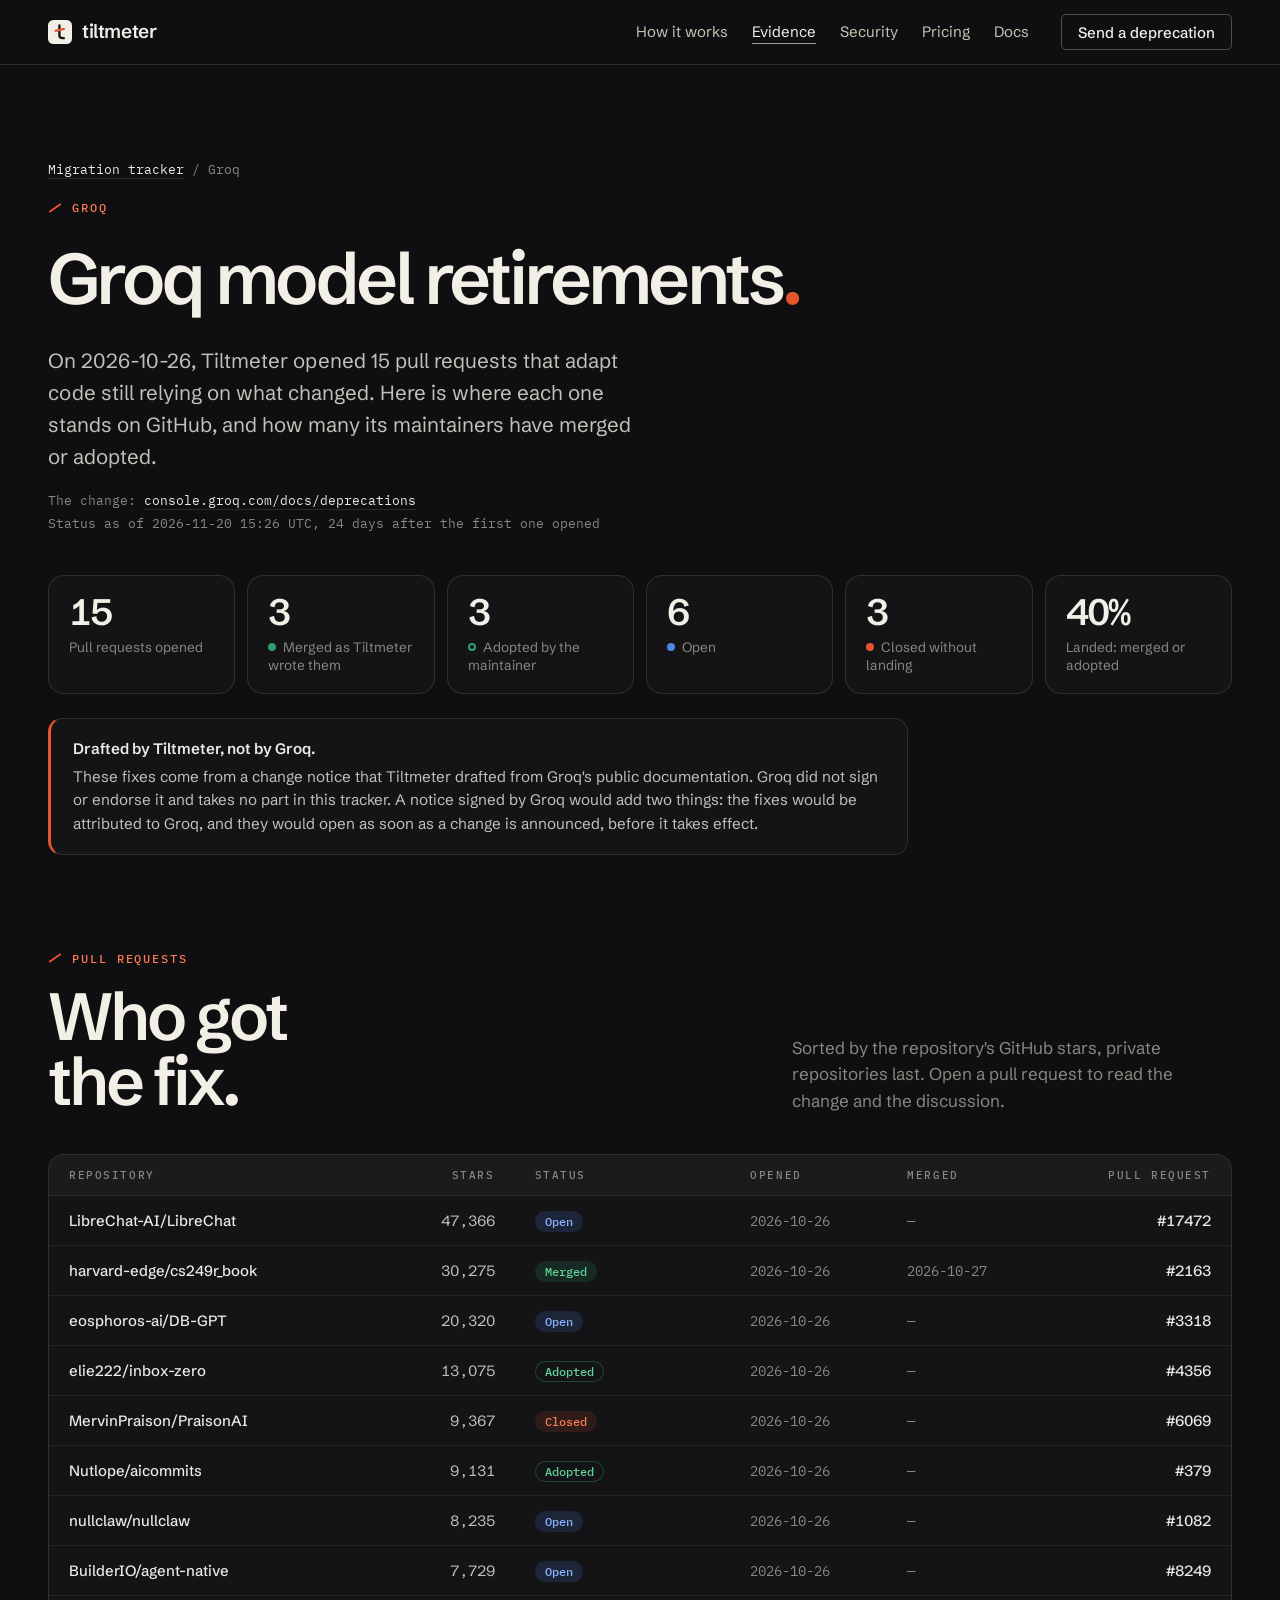
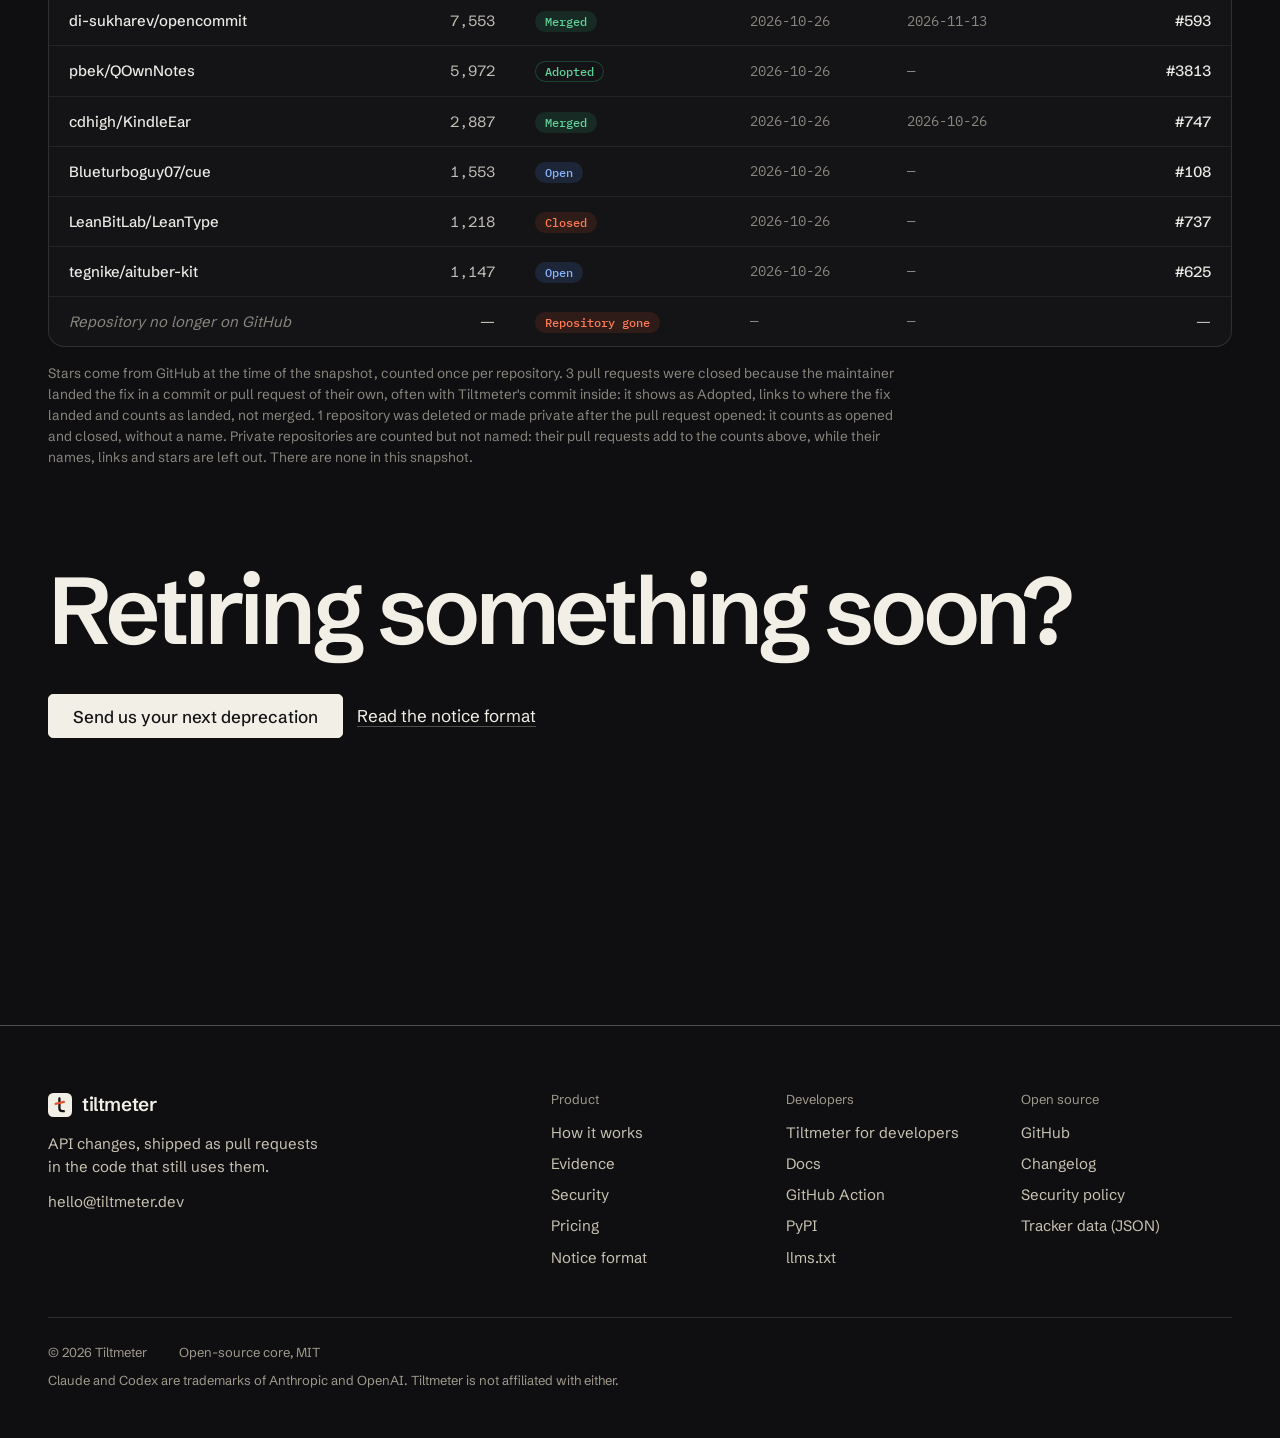
<file: migrations/groq/index.html>
<!doctype html>
<html lang="en">
<head>
  <meta charset="utf-8">
  <meta name="viewport" content="width=device-width, initial-scale=1">
  <meta name="color-scheme" content="dark">
  <title>Groq model retirements · Tiltmeter migration tracker</title>
  <meta name="description" content="Groq model retirements: 15 pull requests Tiltmeter opened in code that still used what changed, 6 landed so far. Drafted from Groq&#x27;s public documentation, not signed or endorsed by Groq.">
  <link rel="icon" href="/favicon.svg" type="image/svg+xml">
  <link rel="canonical" href="https://tiltmeter.dev/migrations/groq/">
  <meta property="og:type" content="website">
  <meta property="og:url" content="https://tiltmeter.dev/migrations/groq/">
  <meta property="og:title" content="Migration tracker: Groq model retirements">
  <meta property="og:description" content="Groq model retirements: 15 pull requests Tiltmeter opened in code that still used what changed, 6 landed so far. Drafted from Groq&#x27;s public documentation, not signed or endorsed by Groq.">
  <meta property="og:image" content="https://tiltmeter.dev/og.png">
  <meta property="og:image:width" content="1200">
  <meta property="og:image:height" content="630">
  <meta name="twitter:card" content="summary_large_image">
  <meta name="twitter:title" content="Migration tracker: Groq model retirements">
  <meta name="twitter:description" content="Groq model retirements: 15 pull requests Tiltmeter opened in code that still used what changed, 6 landed so far. Drafted from Groq&#x27;s public documentation, not signed or endorsed by Groq.">
  <meta name="twitter:image" content="https://tiltmeter.dev/og.png">
  <!-- shell:head:start -->
  <script>document.documentElement.classList.add("js")</script>
  <link rel="preload" href="/fonts/schibsted-grotesk-latin.woff2" as="font" type="font/woff2" crossorigin>
  <link rel="preload" href="/fonts/ibm-plex-mono-400-latin.woff2" as="font" type="font/woff2" crossorigin>
  <link rel="stylesheet" href="/styles.css">
  <link rel="stylesheet" href="/tokens.css">
  <link rel="stylesheet" href="/site.css">
  <script src="/site.js" defer></script>
  <!-- shell:head:end -->
  <link rel="alternate" type="text/plain" href="/llms.txt" title="llms.txt">
  <link rel="alternate" type="application/json" href="/migrations/status.json" title="Migration tracker data">
</head>
<body>
  <!-- Generated by scripts/migrations.py from migrations/status.json. Do not edit by hand. -->
  <!-- shell:nav:start -->
  <a class="skip-link" href="#main">Skip to content</a>
  <header class="site-nav">
    <div class="site-nav__in page">
      <a class="site-brand" href="/" aria-label="Tiltmeter, home"><svg viewBox="0 0 1024 1024" aria-hidden="true"><rect width="1024" height="1024" rx="224" fill="#f2efe7"/><path d="M487 230V651Q487 776 612 776H674" fill="none" stroke="#141416" stroke-width="100" stroke-linecap="round" stroke-linejoin="round"/><path d="M323 425H682" stroke="#e2552d" stroke-width="100" stroke-linecap="round" transform="rotate(-13 487 425)"/></svg><span aria-hidden="true">tiltmeter</span></a>
      <button class="site-nav__toggle" type="button" aria-expanded="false" aria-controls="site-menu">Menu</button>
      <nav class="site-nav__menu" id="site-menu" aria-label="Main">
        <ul class="site-nav__links">
          <li><a href="/#how">How it works</a></li>
          <li><a href="/migrations/" aria-current="page">Evidence</a></li>
          <li><a href="/#security">Security</a></li>
          <li><a href="/#pricing">Pricing</a></li>
          <li><a href="https://github.com/tiltmeter-dev/tiltmeter/blob/main/docs/getting-started.md">Docs</a></li>
        </ul>
        <a class="button button--line site-nav__cta" href="mailto:hello@tiltmeter.dev?subject=Our%20next%20deprecation&amp;body=What%20is%20changing%20(endpoint%2C%20model%20or%20field)%3A%0D%0A%0D%0AWhen%20it%20takes%20effect%3A%0D%0A%0D%0ALink%20to%20the%20announcement%20or%20docs%3A%0D%0A">Send a deprecation</a>
      </nav>
    </div>
  </header>
  <!-- shell:nav:end -->

  <main id="main">
    <section class="hero wrap mig-hero">
      <p class="crumbs"><a href="/migrations/">Migration tracker</a> / Groq</p>
      <p class="eyebrow">Groq</p>
      <h1>Groq model retirements<span class="needle">.</span></h1>
      <p class="lede">On 2026-10-26, Tiltmeter opened 15 pull requests that adapt code still relying on what changed. Here is where each one stands on GitHub, and how many its maintainers have merged or adopted.</p>
      <p class="asof">The change: <a href="https://console.groq.com/docs/deprecations">console.groq.com/docs/deprecations</a><br>Status as of <time datetime="2026-11-20T15:26:04Z">2026-11-20 15:26</time> UTC, 24 days after the first one opened</p>
    </section>

    <section class="wrap">
      <dl class="stats">
        <div class="stat"><dt>Pull requests opened</dt><dd>15</dd></div>
        <div class="stat merged"><dt>Merged as Tiltmeter wrote them</dt><dd>3</dd></div>
        <div class="stat adopted"><dt>Adopted by the maintainer</dt><dd>3</dd></div>
        <div class="stat open"><dt>Open</dt><dd>6</dd></div>
        <div class="stat closed"><dt>Closed without landing</dt><dd>3</dd></div>
        <div class="stat"><dt>Landed: merged or adopted</dt><dd>40%</dd></div>
      </dl>
      <aside class="mig-note">
        <b>Drafted by Tiltmeter, not by Groq.</b>
        These fixes come from a change notice that Tiltmeter drafted from Groq's public documentation. Groq did not sign or endorse it and takes no part in this tracker. A notice signed by Groq would add two things: the fixes would be attributed to Groq, and they would open as soon as a change is announced, before it takes effect.
      </aside>
    </section>

    <section class="wrap section mig-section">
      <div class="split-head">
        <div>
          <p class="eyebrow">Pull requests</p>
          <h2>Who got<br>the fix.</h2>
        </div>
        <p class="side">Sorted by the repository's GitHub stars, private repositories last. Open a pull request to read the change and the discussion.</p>
      </div>
      <div class="scroll" role="region" aria-label="Pull requests for Groq model retirements" tabindex="0">
        <table class="data">
          <thead>
            <tr><th scope="col">Repository</th><th scope="col" class="num">Stars</th><th scope="col">Status</th><th scope="col">Opened</th><th scope="col">Merged</th><th scope="col" class="num">Pull request</th></tr>
          </thead>
          <tbody>
            <tr><td><a href="https://github.com/LibreChat-AI/LibreChat">LibreChat-AI/LibreChat</a></td><td class="num">47,366</td><td><span class="badge open">Open</span></td><td class="date">2026-10-26</td><td class="date">—</td><td class="num"><a href="https://github.com/LibreChat-AI/LibreChat/pull/17472">#17472</a></td></tr>
            <tr><td><a href="https://github.com/harvard-edge/cs249r_book">harvard-edge/cs249r_book</a></td><td class="num">30,275</td><td><span class="badge merged">Merged</span></td><td class="date">2026-10-26</td><td class="date">2026-10-27</td><td class="num"><a href="https://github.com/harvard-edge/cs249r_book/pull/2163">#2163</a></td></tr>
            <tr><td><a href="https://github.com/eosphoros-ai/DB-GPT">eosphoros-ai/DB-GPT</a></td><td class="num">20,320</td><td><span class="badge open">Open</span></td><td class="date">2026-10-26</td><td class="date">—</td><td class="num"><a href="https://github.com/eosphoros-ai/DB-GPT/pull/3318">#3318</a></td></tr>
            <tr><td><a href="https://github.com/elie222/inbox-zero">elie222/inbox-zero</a></td><td class="num">13,075</td><td><a class="badge adopted" href="https://github.com/elie222/inbox-zero/pull/4406" title="Closed on 2026-10-31: the maintainer landed this fix themselves">Adopted</a></td><td class="date">2026-10-26</td><td class="date">—</td><td class="num"><a href="https://github.com/elie222/inbox-zero/pull/4356">#4356</a></td></tr>
            <tr><td><a href="https://github.com/MervinPraison/PraisonAI">MervinPraison/PraisonAI</a></td><td class="num">9,367</td><td><span class="badge closed" title="Closed without merging on 2026-10-28">Closed</span></td><td class="date">2026-10-26</td><td class="date">—</td><td class="num"><a href="https://github.com/MervinPraison/PraisonAI/pull/6069">#6069</a></td></tr>
            <tr><td><a href="https://github.com/Nutlope/aicommits">Nutlope/aicommits</a></td><td class="num">9,131</td><td><a class="badge adopted" href="https://github.com/Nutlope/aicommits/commit/98e9c4e4ea025053d4ede2ed4ee08aed9b7e0419" title="Closed on 2026-10-27: the maintainer landed this fix themselves">Adopted</a></td><td class="date">2026-10-26</td><td class="date">—</td><td class="num"><a href="https://github.com/Nutlope/aicommits/pull/379">#379</a></td></tr>
            <tr><td><a href="https://github.com/nullclaw/nullclaw">nullclaw/nullclaw</a></td><td class="num">8,235</td><td><span class="badge open">Open</span></td><td class="date">2026-10-26</td><td class="date">—</td><td class="num"><a href="https://github.com/nullclaw/nullclaw/pull/1082">#1082</a></td></tr>
            <tr><td><a href="https://github.com/BuilderIO/agent-native">BuilderIO/agent-native</a></td><td class="num">7,729</td><td><span class="badge open">Open</span></td><td class="date">2026-10-26</td><td class="date">—</td><td class="num"><a href="https://github.com/BuilderIO/agent-native/pull/8249">#8249</a></td></tr>
            <tr><td><a href="https://github.com/di-sukharev/opencommit">di-sukharev/opencommit</a></td><td class="num">7,553</td><td><span class="badge merged">Merged</span></td><td class="date">2026-10-26</td><td class="date">2026-11-13</td><td class="num"><a href="https://github.com/di-sukharev/opencommit/pull/593">#593</a></td></tr>
            <tr><td><a href="https://github.com/pbek/QOwnNotes">pbek/QOwnNotes</a></td><td class="num">5,972</td><td><a class="badge adopted" href="https://github.com/pbek/QOwnNotes/commit/03e9ed23e3976d67a5728fd8ea8ba65ebed92499" title="Closed on 2026-10-31: the maintainer landed this fix themselves">Adopted</a></td><td class="date">2026-10-26</td><td class="date">—</td><td class="num"><a href="https://github.com/pbek/QOwnNotes/pull/3813">#3813</a></td></tr>
            <tr><td><a href="https://github.com/cdhigh/KindleEar">cdhigh/KindleEar</a></td><td class="num">2,887</td><td><span class="badge merged">Merged</span></td><td class="date">2026-10-26</td><td class="date">2026-10-26</td><td class="num"><a href="https://github.com/cdhigh/KindleEar/pull/747">#747</a></td></tr>
            <tr><td><a href="https://github.com/Blueturboguy07/cue">Blueturboguy07/cue</a></td><td class="num">1,553</td><td><span class="badge open">Open</span></td><td class="date">2026-10-26</td><td class="date">—</td><td class="num"><a href="https://github.com/Blueturboguy07/cue/pull/108">#108</a></td></tr>
            <tr><td><a href="https://github.com/LeanBitLab/LeanType">LeanBitLab/LeanType</a></td><td class="num">1,218</td><td><span class="badge closed" title="Closed without merging on 2026-11-09">Closed</span></td><td class="date">2026-10-26</td><td class="date">—</td><td class="num"><a href="https://github.com/LeanBitLab/LeanType/pull/737">#737</a></td></tr>
            <tr><td><a href="https://github.com/tegnike/aituber-kit">tegnike/aituber-kit</a></td><td class="num">1,147</td><td><span class="badge open">Open</span></td><td class="date">2026-10-26</td><td class="date">—</td><td class="num"><a href="https://github.com/tegnike/aituber-kit/pull/625">#625</a></td></tr>
            <tr><td><span class="anon">Repository no longer on GitHub</span></td><td class="num">—</td><td><span class="badge closed" title="The repository was deleted or made private">Repository gone</span></td><td class="date">—</td><td class="date">—</td><td class="num">—</td></tr>
          </tbody>
        </table>
      </div>
      <p class="footnote">Stars come from GitHub at the time of the snapshot, counted once per repository. 3 pull requests were closed because the maintainer landed the fix in a commit or pull request of their own, often with Tiltmeter's commit inside: it shows as Adopted, links to where the fix landed and counts as landed, not merged. 1 repository was deleted or made private after the pull request opened: it counts as opened and closed, without a name. Private repositories are counted but not named: their pull requests add to the counts above, while their names, links and stars are left out. There are none in this snapshot.</p>
    </section>

    <section class="wrap end">
      <h2>Retiring something soon?</h2>
      <div class="cta">
        <a class="button button--solid" href="mailto:hello@tiltmeter.dev?subject=Our%20next%20deprecation&amp;body=What%20is%20changing%20(endpoint%2C%20model%20or%20field)%3A%0D%0A%0D%0AWhen%20it%20takes%20effect%3A%0D%0A%0D%0ALink%20to%20the%20announcement%20or%20docs%3A%0D%0A">Send us your next deprecation</a>
        <a class="link" href="https://github.com/tiltmeter-dev/tiltmeter/blob/main/docs/notice-spec.md">Read the notice format</a>
      </div>
    </section>
  </main>

  <!-- shell:foot:start -->
  <footer class="site-foot">
    <div class="page">
      <div class="site-foot__in">
        <div class="site-foot__about">
          <a class="site-brand" href="/" aria-label="Tiltmeter, home"><svg viewBox="0 0 1024 1024" aria-hidden="true"><rect width="1024" height="1024" rx="224" fill="#f2efe7"/><path d="M487 230V651Q487 776 612 776H674" fill="none" stroke="#141416" stroke-width="100" stroke-linecap="round" stroke-linejoin="round"/><path d="M323 425H682" stroke="#e2552d" stroke-width="100" stroke-linecap="round" transform="rotate(-13 487 425)"/></svg><span aria-hidden="true">tiltmeter</span></a>
          <p>API changes, shipped as pull requests in the code that still uses them.</p>
          <a class="link" href="mailto:hello@tiltmeter.dev">hello@tiltmeter.dev</a>
        </div>
        <nav class="site-foot__cols" aria-label="Footer">
          <div>
            <h2>Product</h2>
            <ul>
              <li><a href="/#how">How it works</a></li>
              <li><a href="/migrations/">Evidence</a></li>
              <li><a href="/#security">Security</a></li>
              <li><a href="/#pricing">Pricing</a></li>
              <li><a href="https://github.com/tiltmeter-dev/tiltmeter/blob/main/docs/notice-spec.md">Notice format</a></li>
            </ul>
          </div>
          <div>
            <h2>Developers</h2>
            <ul>
              <li><a href="/developers/">Tiltmeter for developers</a></li>
              <li><a href="https://github.com/tiltmeter-dev/tiltmeter/blob/main/docs/getting-started.md">Docs</a></li>
              <li><a href="https://github.com/tiltmeter-dev/tiltmeter-action">GitHub Action</a></li>
              <li><a href="https://pypi.org/project/tiltmeter/">PyPI</a></li>
              <li><a href="/llms.txt">llms.txt</a></li>
            </ul>
          </div>
          <div>
            <h2>Open source</h2>
            <ul>
              <li><a href="https://github.com/tiltmeter-dev/tiltmeter">GitHub</a></li>
              <li><a href="https://github.com/tiltmeter-dev/tiltmeter/blob/main/CHANGELOG.md">Changelog</a></li>
              <li><a href="https://github.com/tiltmeter-dev/tiltmeter/blob/main/SECURITY.md">Security policy</a></li>
              <li><a href="/migrations/status.json">Tracker data (JSON)</a></li>
            </ul>
          </div>
        </nav>
      </div>
      <div class="site-foot__base">
        <p>© 2026 Tiltmeter</p>
        <p>Open-source core, MIT</p>
        <p>Claude and Codex are trademarks of Anthropic and OpenAI. Tiltmeter is not affiliated with either.</p>
      </div>
    </div>
  </footer>
  <!-- shell:foot:end -->
</body>
</html>
</file>
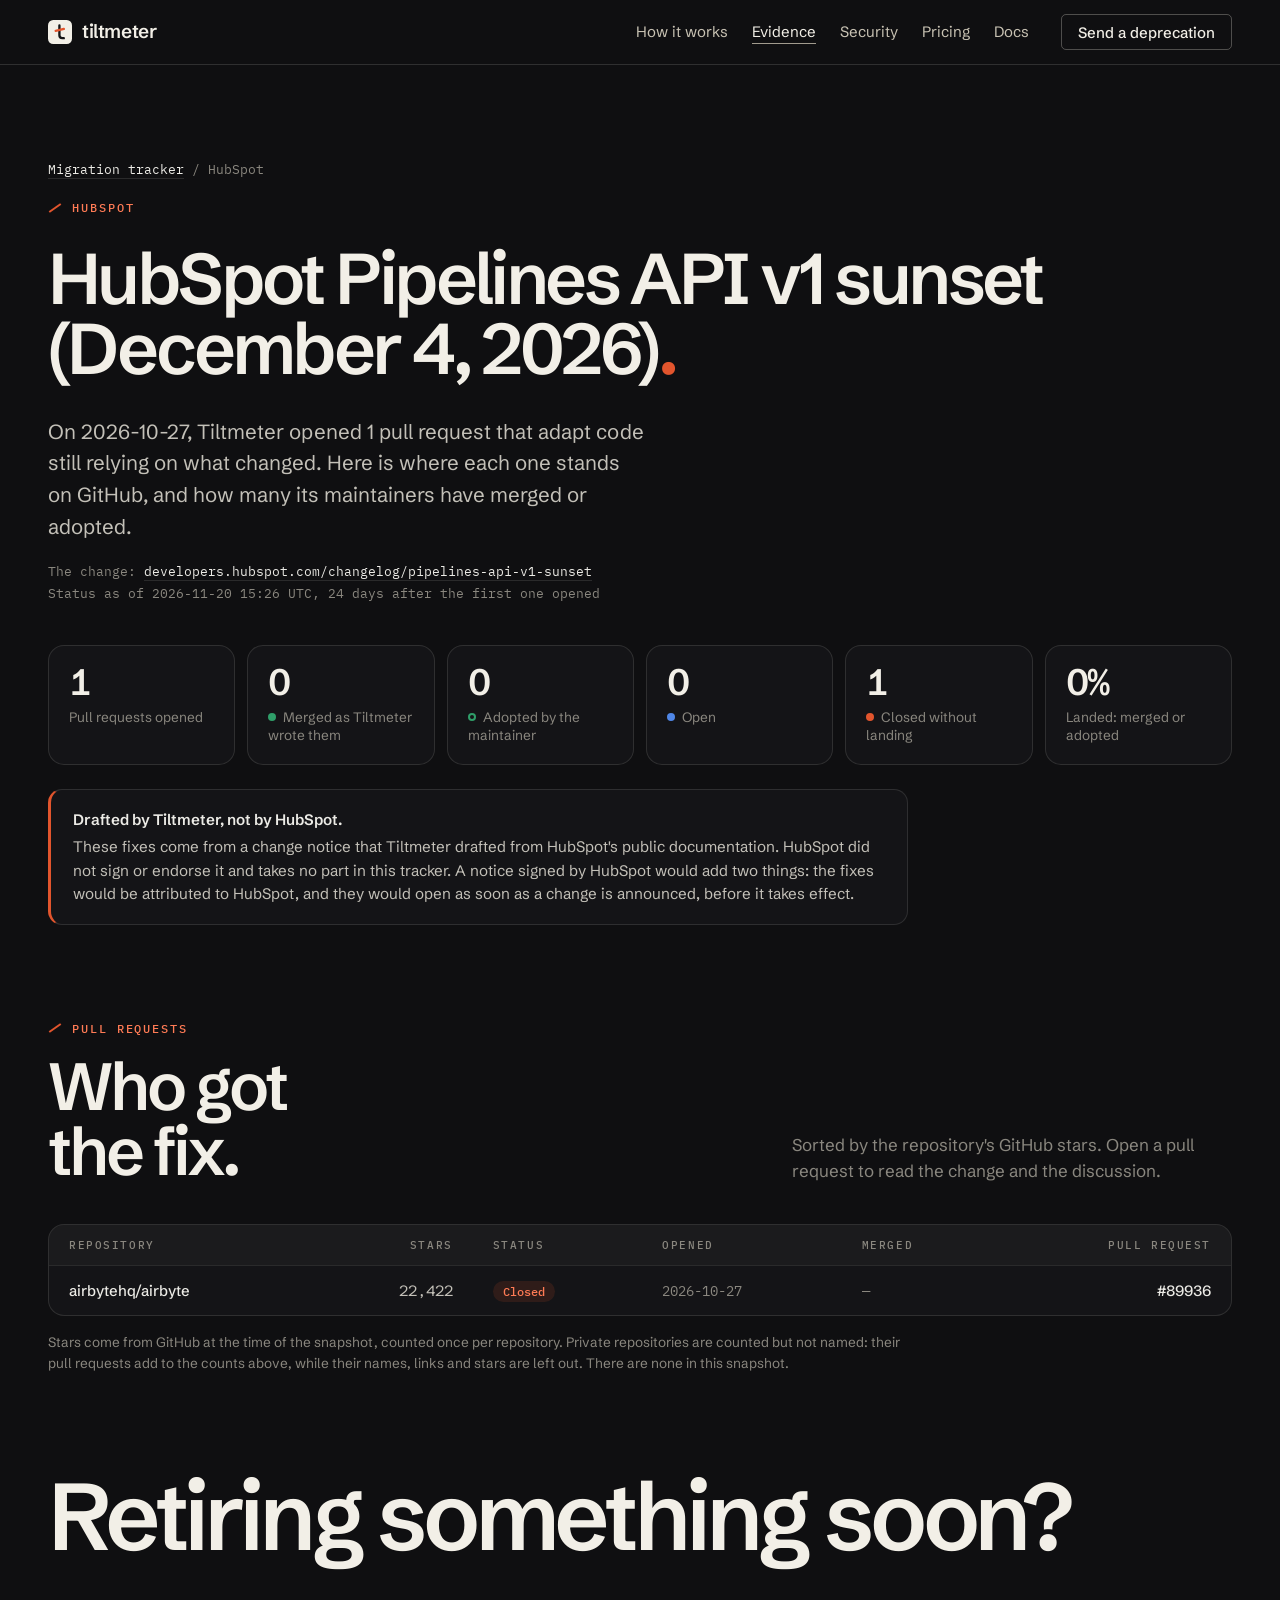
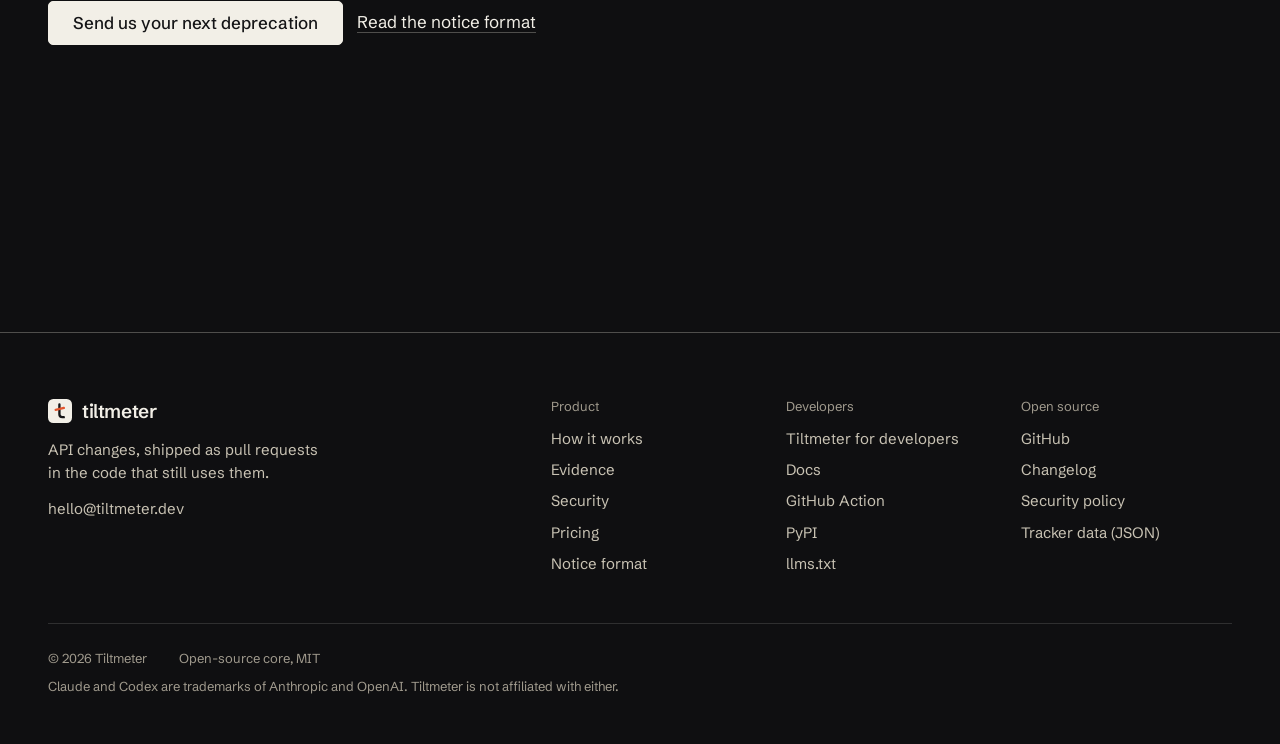
<file: migrations/hubspot/index.html>
<!doctype html>
<html lang="en">
<head>
  <meta charset="utf-8">
  <meta name="viewport" content="width=device-width, initial-scale=1">
  <meta name="color-scheme" content="dark">
  <title>HubSpot Pipelines API v1 sunset (December 4, 2026) · Tiltmeter migration tracker</title>
  <meta name="description" content="HubSpot Pipelines API v1 sunset (December 4, 2026): 1 pull request Tiltmeter opened in code that still used what changed, 0 landed so far. Drafted from HubSpot&#x27;s public documentation, not signed or endorsed by HubSpot.">
  <link rel="icon" href="/favicon.svg" type="image/svg+xml">
  <link rel="canonical" href="https://tiltmeter.dev/migrations/hubspot/">
  <meta property="og:type" content="website">
  <meta property="og:url" content="https://tiltmeter.dev/migrations/hubspot/">
  <meta property="og:title" content="Migration tracker: HubSpot Pipelines API v1 sunset (December 4, 2026)">
  <meta property="og:description" content="HubSpot Pipelines API v1 sunset (December 4, 2026): 1 pull request Tiltmeter opened in code that still used what changed, 0 landed so far. Drafted from HubSpot&#x27;s public documentation, not signed or endorsed by HubSpot.">
  <meta property="og:image" content="https://tiltmeter.dev/og.png">
  <meta property="og:image:width" content="1200">
  <meta property="og:image:height" content="630">
  <meta name="twitter:card" content="summary_large_image">
  <meta name="twitter:title" content="Migration tracker: HubSpot Pipelines API v1 sunset (December 4, 2026)">
  <meta name="twitter:description" content="HubSpot Pipelines API v1 sunset (December 4, 2026): 1 pull request Tiltmeter opened in code that still used what changed, 0 landed so far. Drafted from HubSpot&#x27;s public documentation, not signed or endorsed by HubSpot.">
  <meta name="twitter:image" content="https://tiltmeter.dev/og.png">
  <!-- shell:head:start -->
  <script>document.documentElement.classList.add("js")</script>
  <link rel="preload" href="/fonts/schibsted-grotesk-latin.woff2" as="font" type="font/woff2" crossorigin>
  <link rel="preload" href="/fonts/ibm-plex-mono-400-latin.woff2" as="font" type="font/woff2" crossorigin>
  <link rel="stylesheet" href="/styles.css">
  <link rel="stylesheet" href="/tokens.css">
  <link rel="stylesheet" href="/site.css">
  <script src="/site.js" defer></script>
  <!-- shell:head:end -->
  <link rel="alternate" type="text/plain" href="/llms.txt" title="llms.txt">
  <link rel="alternate" type="application/json" href="/migrations/status.json" title="Migration tracker data">
</head>
<body>
  <!-- Generated by scripts/migrations.py from migrations/status.json. Do not edit by hand. -->
  <!-- shell:nav:start -->
  <a class="skip-link" href="#main">Skip to content</a>
  <header class="site-nav">
    <div class="site-nav__in page">
      <a class="site-brand" href="/" aria-label="Tiltmeter, home"><svg viewBox="0 0 1024 1024" aria-hidden="true"><rect width="1024" height="1024" rx="224" fill="#f2efe7"/><path d="M487 230V651Q487 776 612 776H674" fill="none" stroke="#141416" stroke-width="100" stroke-linecap="round" stroke-linejoin="round"/><path d="M323 425H682" stroke="#e2552d" stroke-width="100" stroke-linecap="round" transform="rotate(-13 487 425)"/></svg><span aria-hidden="true">tiltmeter</span></a>
      <button class="site-nav__toggle" type="button" aria-expanded="false" aria-controls="site-menu">Menu</button>
      <nav class="site-nav__menu" id="site-menu" aria-label="Main">
        <ul class="site-nav__links">
          <li><a href="/#how">How it works</a></li>
          <li><a href="/migrations/" aria-current="page">Evidence</a></li>
          <li><a href="/#security">Security</a></li>
          <li><a href="/#pricing">Pricing</a></li>
          <li><a href="https://github.com/tiltmeter-dev/tiltmeter/blob/main/docs/getting-started.md">Docs</a></li>
        </ul>
        <a class="button button--line site-nav__cta" href="mailto:hello@tiltmeter.dev?subject=Our%20next%20deprecation&amp;body=What%20is%20changing%20(endpoint%2C%20model%20or%20field)%3A%0D%0A%0D%0AWhen%20it%20takes%20effect%3A%0D%0A%0D%0ALink%20to%20the%20announcement%20or%20docs%3A%0D%0A">Send a deprecation</a>
      </nav>
    </div>
  </header>
  <!-- shell:nav:end -->

  <main id="main">
    <section class="hero wrap mig-hero">
      <p class="crumbs"><a href="/migrations/">Migration tracker</a> / HubSpot</p>
      <p class="eyebrow">HubSpot</p>
      <h1>HubSpot Pipelines API v1 sunset (December 4, 2026)<span class="needle">.</span></h1>
      <p class="lede">On 2026-10-27, Tiltmeter opened 1 pull request that adapt code still relying on what changed. Here is where each one stands on GitHub, and how many its maintainers have merged or adopted.</p>
      <p class="asof">The change: <a href="https://developers.hubspot.com/changelog/pipelines-api-v1-sunset">developers.hubspot.com/changelog/pipelines-api-v1-sunset</a><br>Status as of <time datetime="2026-11-20T15:26:04Z">2026-11-20 15:26</time> UTC, 24 days after the first one opened</p>
    </section>

    <section class="wrap">
      <dl class="stats">
        <div class="stat"><dt>Pull requests opened</dt><dd>1</dd></div>
        <div class="stat merged"><dt>Merged as Tiltmeter wrote them</dt><dd>0</dd></div>
        <div class="stat adopted"><dt>Adopted by the maintainer</dt><dd>0</dd></div>
        <div class="stat open"><dt>Open</dt><dd>0</dd></div>
        <div class="stat closed"><dt>Closed without landing</dt><dd>1</dd></div>
        <div class="stat"><dt>Landed: merged or adopted</dt><dd>0%</dd></div>
      </dl>
      <aside class="mig-note">
        <b>Drafted by Tiltmeter, not by HubSpot.</b>
        These fixes come from a change notice that Tiltmeter drafted from HubSpot's public documentation. HubSpot did not sign or endorse it and takes no part in this tracker. A notice signed by HubSpot would add two things: the fixes would be attributed to HubSpot, and they would open as soon as a change is announced, before it takes effect.
      </aside>
    </section>

    <section class="wrap section mig-section">
      <div class="split-head">
        <div>
          <p class="eyebrow">Pull requests</p>
          <h2>Who got<br>the fix.</h2>
        </div>
        <p class="side">Sorted by the repository's GitHub stars. Open a pull request to read the change and the discussion.</p>
      </div>
      <div class="scroll" role="region" aria-label="Pull requests for HubSpot Pipelines API v1 sunset (December 4, 2026)" tabindex="0">
        <table class="data">
          <thead>
            <tr><th scope="col">Repository</th><th scope="col" class="num">Stars</th><th scope="col">Status</th><th scope="col">Opened</th><th scope="col">Merged</th><th scope="col" class="num">Pull request</th></tr>
          </thead>
          <tbody>
            <tr><td><a href="https://github.com/airbytehq/airbyte">airbytehq/airbyte</a></td><td class="num">22,422</td><td><span class="badge closed" title="Closed without merging on 2026-11-16">Closed</span></td><td class="date">2026-10-27</td><td class="date">—</td><td class="num"><a href="https://github.com/airbytehq/airbyte/pull/89936">#89936</a></td></tr>
          </tbody>
        </table>
      </div>
      <p class="footnote">Stars come from GitHub at the time of the snapshot, counted once per repository. Private repositories are counted but not named: their pull requests add to the counts above, while their names, links and stars are left out. There are none in this snapshot.</p>
    </section>

    <section class="wrap end">
      <h2>Retiring something soon?</h2>
      <div class="cta">
        <a class="button button--solid" href="mailto:hello@tiltmeter.dev?subject=Our%20next%20deprecation&amp;body=What%20is%20changing%20(endpoint%2C%20model%20or%20field)%3A%0D%0A%0D%0AWhen%20it%20takes%20effect%3A%0D%0A%0D%0ALink%20to%20the%20announcement%20or%20docs%3A%0D%0A">Send us your next deprecation</a>
        <a class="link" href="https://github.com/tiltmeter-dev/tiltmeter/blob/main/docs/notice-spec.md">Read the notice format</a>
      </div>
    </section>
  </main>

  <!-- shell:foot:start -->
  <footer class="site-foot">
    <div class="page">
      <div class="site-foot__in">
        <div class="site-foot__about">
          <a class="site-brand" href="/" aria-label="Tiltmeter, home"><svg viewBox="0 0 1024 1024" aria-hidden="true"><rect width="1024" height="1024" rx="224" fill="#f2efe7"/><path d="M487 230V651Q487 776 612 776H674" fill="none" stroke="#141416" stroke-width="100" stroke-linecap="round" stroke-linejoin="round"/><path d="M323 425H682" stroke="#e2552d" stroke-width="100" stroke-linecap="round" transform="rotate(-13 487 425)"/></svg><span aria-hidden="true">tiltmeter</span></a>
          <p>API changes, shipped as pull requests in the code that still uses them.</p>
          <a class="link" href="mailto:hello@tiltmeter.dev">hello@tiltmeter.dev</a>
        </div>
        <nav class="site-foot__cols" aria-label="Footer">
          <div>
            <h2>Product</h2>
            <ul>
              <li><a href="/#how">How it works</a></li>
              <li><a href="/migrations/">Evidence</a></li>
              <li><a href="/#security">Security</a></li>
              <li><a href="/#pricing">Pricing</a></li>
              <li><a href="https://github.com/tiltmeter-dev/tiltmeter/blob/main/docs/notice-spec.md">Notice format</a></li>
            </ul>
          </div>
          <div>
            <h2>Developers</h2>
            <ul>
              <li><a href="/developers/">Tiltmeter for developers</a></li>
              <li><a href="https://github.com/tiltmeter-dev/tiltmeter/blob/main/docs/getting-started.md">Docs</a></li>
              <li><a href="https://github.com/tiltmeter-dev/tiltmeter-action">GitHub Action</a></li>
              <li><a href="https://pypi.org/project/tiltmeter/">PyPI</a></li>
              <li><a href="/llms.txt">llms.txt</a></li>
            </ul>
          </div>
          <div>
            <h2>Open source</h2>
            <ul>
              <li><a href="https://github.com/tiltmeter-dev/tiltmeter">GitHub</a></li>
              <li><a href="https://github.com/tiltmeter-dev/tiltmeter/blob/main/CHANGELOG.md">Changelog</a></li>
              <li><a href="https://github.com/tiltmeter-dev/tiltmeter/blob/main/SECURITY.md">Security policy</a></li>
              <li><a href="/migrations/status.json">Tracker data (JSON)</a></li>
            </ul>
          </div>
        </nav>
      </div>
      <div class="site-foot__base">
        <p>© 2026 Tiltmeter</p>
        <p>Open-source core, MIT</p>
        <p>Claude and Codex are trademarks of Anthropic and OpenAI. Tiltmeter is not affiliated with either.</p>
      </div>
    </div>
  </footer>
  <!-- shell:foot:end -->
</body>
</html>
</file>
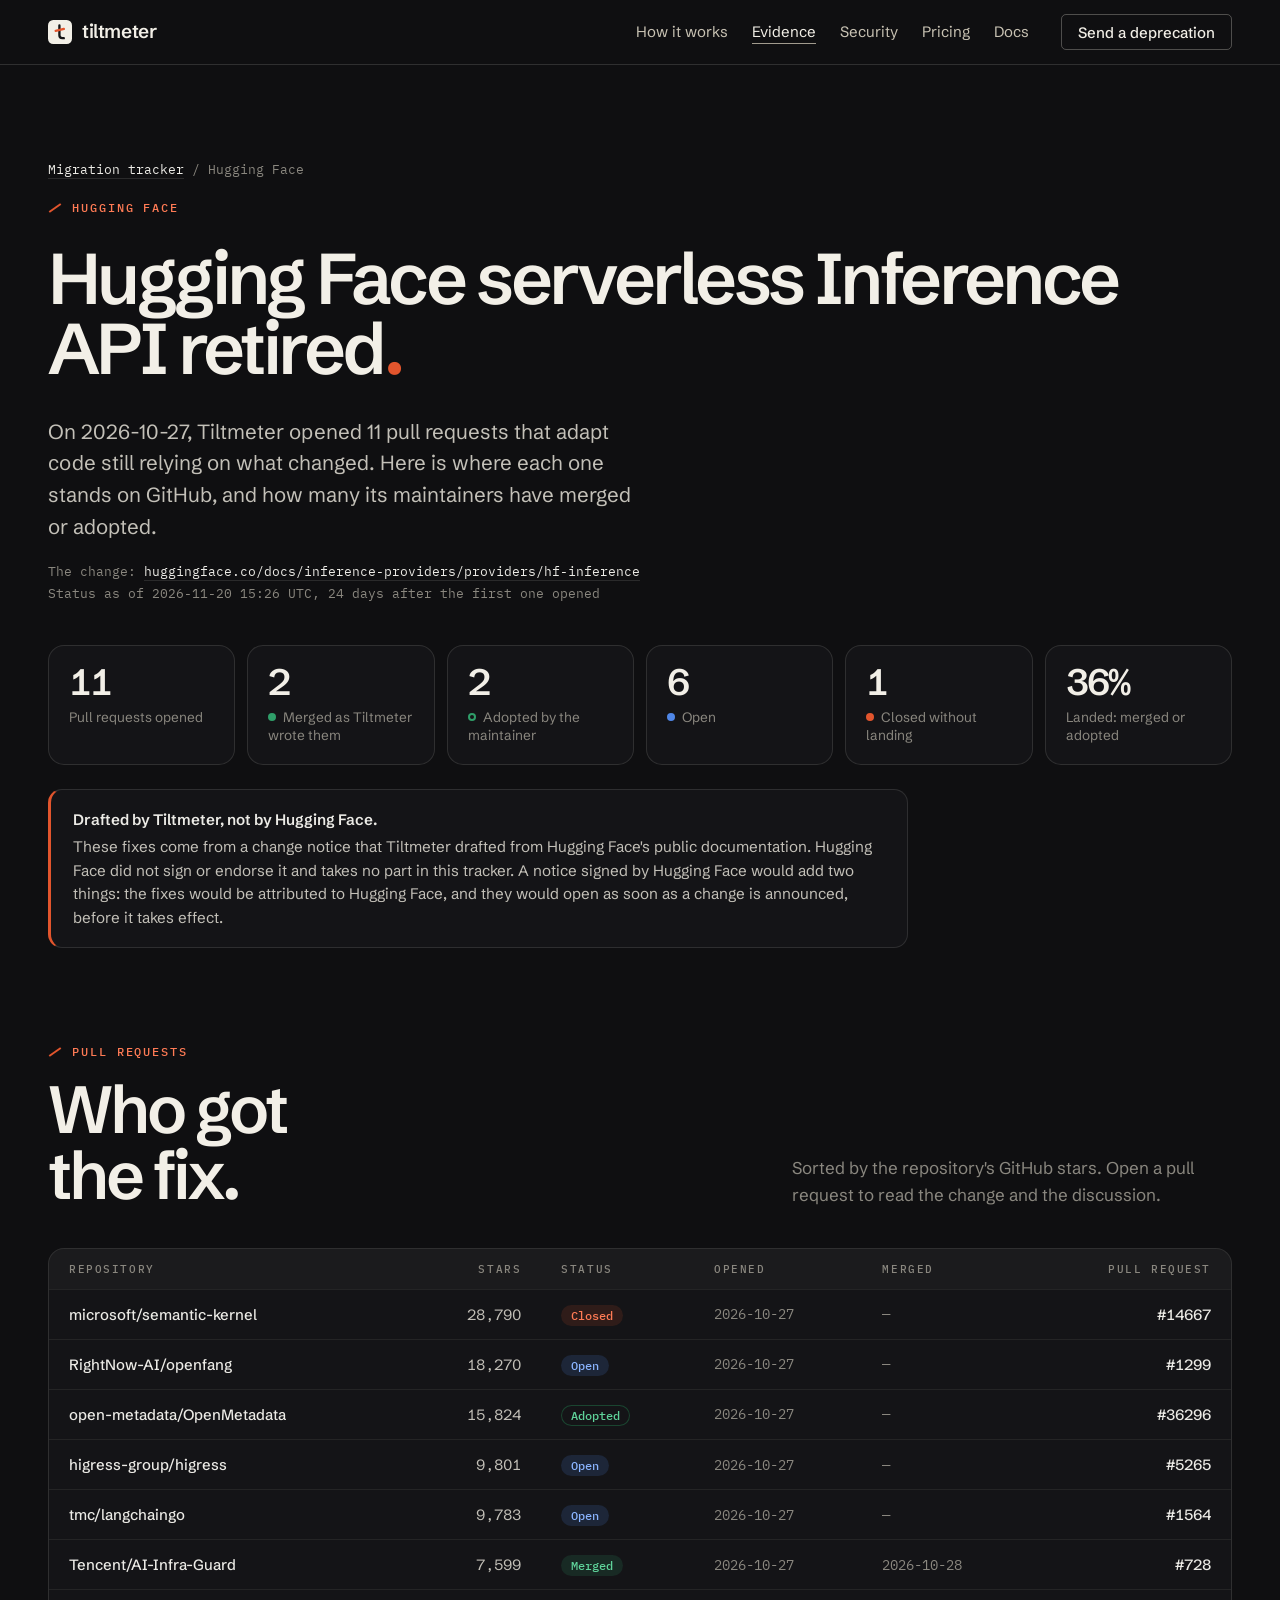
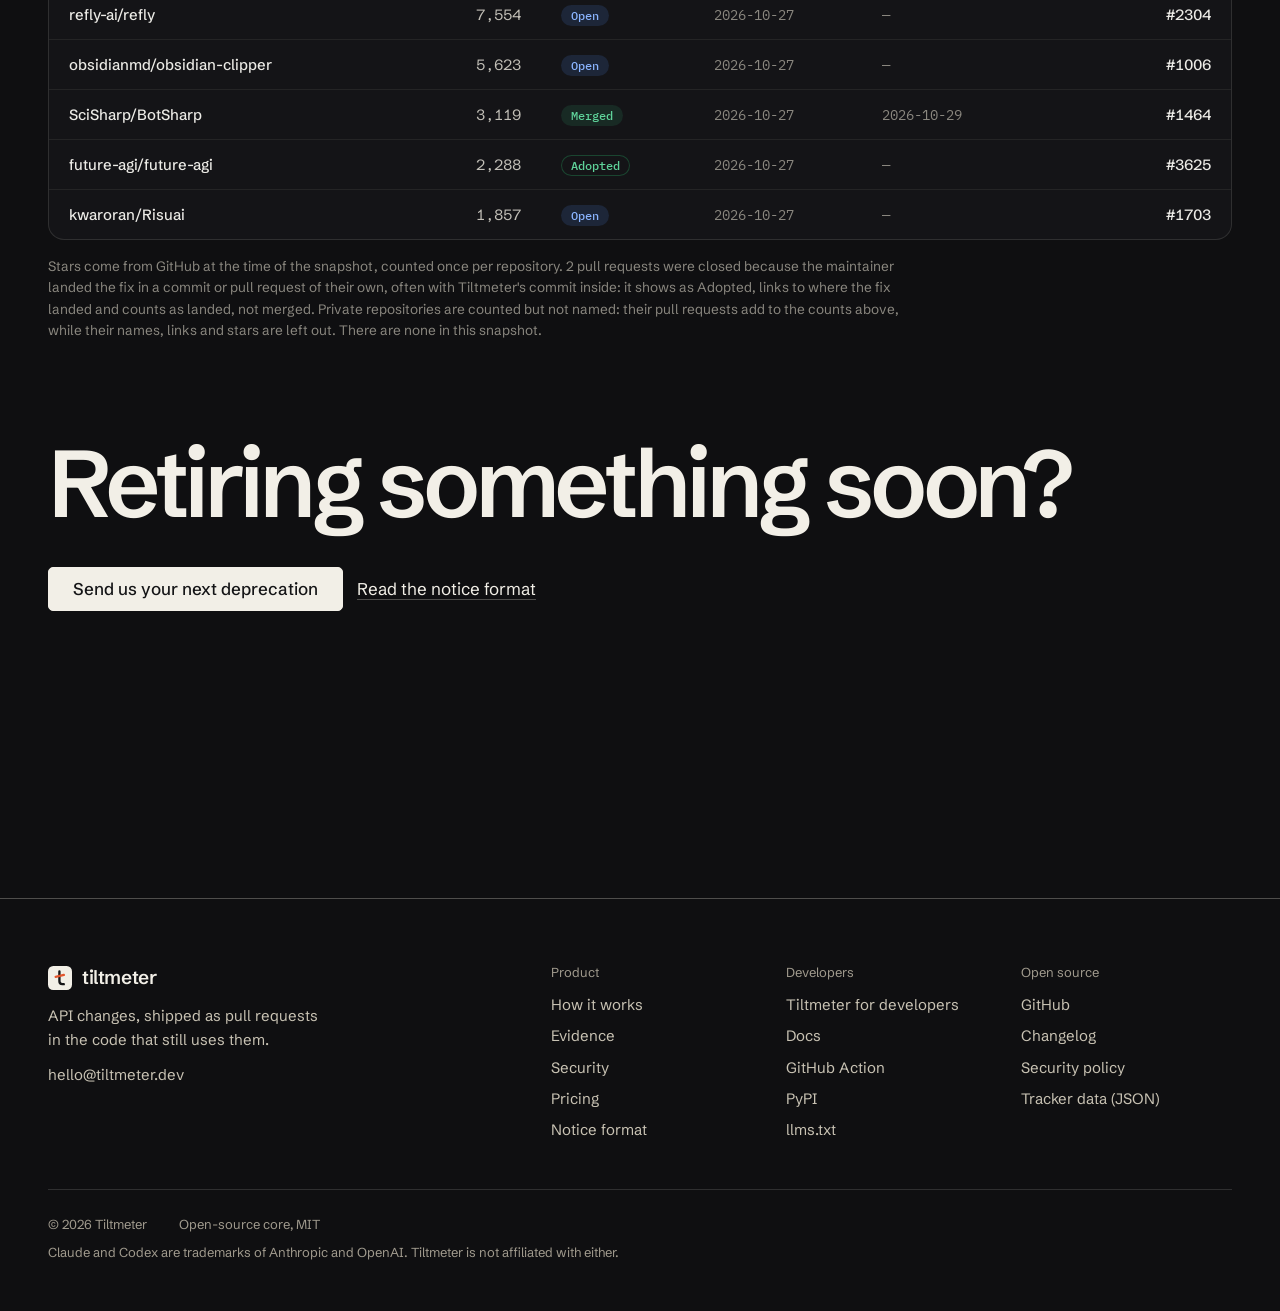
<file: migrations/huggingface/index.html>
<!doctype html>
<html lang="en">
<head>
  <meta charset="utf-8">
  <meta name="viewport" content="width=device-width, initial-scale=1">
  <meta name="color-scheme" content="dark">
  <title>Hugging Face serverless Inference API retired · Tiltmeter migration tracker</title>
  <meta name="description" content="Hugging Face serverless Inference API retired: 11 pull requests Tiltmeter opened in code that still used what changed, 4 landed so far. Drafted from Hugging Face&#x27;s public documentation, not signed or endorsed by Hugging Face.">
  <link rel="icon" href="/favicon.svg" type="image/svg+xml">
  <link rel="canonical" href="https://tiltmeter.dev/migrations/huggingface/">
  <meta property="og:type" content="website">
  <meta property="og:url" content="https://tiltmeter.dev/migrations/huggingface/">
  <meta property="og:title" content="Migration tracker: Hugging Face serverless Inference API retired">
  <meta property="og:description" content="Hugging Face serverless Inference API retired: 11 pull requests Tiltmeter opened in code that still used what changed, 4 landed so far. Drafted from Hugging Face&#x27;s public documentation, not signed or endorsed by Hugging Face.">
  <meta property="og:image" content="https://tiltmeter.dev/og.png">
  <meta property="og:image:width" content="1200">
  <meta property="og:image:height" content="630">
  <meta name="twitter:card" content="summary_large_image">
  <meta name="twitter:title" content="Migration tracker: Hugging Face serverless Inference API retired">
  <meta name="twitter:description" content="Hugging Face serverless Inference API retired: 11 pull requests Tiltmeter opened in code that still used what changed, 4 landed so far. Drafted from Hugging Face&#x27;s public documentation, not signed or endorsed by Hugging Face.">
  <meta name="twitter:image" content="https://tiltmeter.dev/og.png">
  <!-- shell:head:start -->
  <script>document.documentElement.classList.add("js")</script>
  <link rel="preload" href="/fonts/schibsted-grotesk-latin.woff2" as="font" type="font/woff2" crossorigin>
  <link rel="preload" href="/fonts/ibm-plex-mono-400-latin.woff2" as="font" type="font/woff2" crossorigin>
  <link rel="stylesheet" href="/styles.css">
  <link rel="stylesheet" href="/tokens.css">
  <link rel="stylesheet" href="/site.css">
  <script src="/site.js" defer></script>
  <!-- shell:head:end -->
  <link rel="alternate" type="text/plain" href="/llms.txt" title="llms.txt">
  <link rel="alternate" type="application/json" href="/migrations/status.json" title="Migration tracker data">
</head>
<body>
  <!-- Generated by scripts/migrations.py from migrations/status.json. Do not edit by hand. -->
  <!-- shell:nav:start -->
  <a class="skip-link" href="#main">Skip to content</a>
  <header class="site-nav">
    <div class="site-nav__in page">
      <a class="site-brand" href="/" aria-label="Tiltmeter, home"><svg viewBox="0 0 1024 1024" aria-hidden="true"><rect width="1024" height="1024" rx="224" fill="#f2efe7"/><path d="M487 230V651Q487 776 612 776H674" fill="none" stroke="#141416" stroke-width="100" stroke-linecap="round" stroke-linejoin="round"/><path d="M323 425H682" stroke="#e2552d" stroke-width="100" stroke-linecap="round" transform="rotate(-13 487 425)"/></svg><span aria-hidden="true">tiltmeter</span></a>
      <button class="site-nav__toggle" type="button" aria-expanded="false" aria-controls="site-menu">Menu</button>
      <nav class="site-nav__menu" id="site-menu" aria-label="Main">
        <ul class="site-nav__links">
          <li><a href="/#how">How it works</a></li>
          <li><a href="/migrations/" aria-current="page">Evidence</a></li>
          <li><a href="/#security">Security</a></li>
          <li><a href="/#pricing">Pricing</a></li>
          <li><a href="https://github.com/tiltmeter-dev/tiltmeter/blob/main/docs/getting-started.md">Docs</a></li>
        </ul>
        <a class="button button--line site-nav__cta" href="mailto:hello@tiltmeter.dev?subject=Our%20next%20deprecation&amp;body=What%20is%20changing%20(endpoint%2C%20model%20or%20field)%3A%0D%0A%0D%0AWhen%20it%20takes%20effect%3A%0D%0A%0D%0ALink%20to%20the%20announcement%20or%20docs%3A%0D%0A">Send a deprecation</a>
      </nav>
    </div>
  </header>
  <!-- shell:nav:end -->

  <main id="main">
    <section class="hero wrap mig-hero">
      <p class="crumbs"><a href="/migrations/">Migration tracker</a> / Hugging Face</p>
      <p class="eyebrow">Hugging Face</p>
      <h1>Hugging Face serverless Inference API retired<span class="needle">.</span></h1>
      <p class="lede">On 2026-10-27, Tiltmeter opened 11 pull requests that adapt code still relying on what changed. Here is where each one stands on GitHub, and how many its maintainers have merged or adopted.</p>
      <p class="asof">The change: <a href="https://huggingface.co/docs/inference-providers/providers/hf-inference">huggingface.co/docs/inference-providers/providers/hf-inference</a><br>Status as of <time datetime="2026-11-20T15:26:04Z">2026-11-20 15:26</time> UTC, 24 days after the first one opened</p>
    </section>

    <section class="wrap">
      <dl class="stats">
        <div class="stat"><dt>Pull requests opened</dt><dd>11</dd></div>
        <div class="stat merged"><dt>Merged as Tiltmeter wrote them</dt><dd>2</dd></div>
        <div class="stat adopted"><dt>Adopted by the maintainer</dt><dd>2</dd></div>
        <div class="stat open"><dt>Open</dt><dd>6</dd></div>
        <div class="stat closed"><dt>Closed without landing</dt><dd>1</dd></div>
        <div class="stat"><dt>Landed: merged or adopted</dt><dd>36%</dd></div>
      </dl>
      <aside class="mig-note">
        <b>Drafted by Tiltmeter, not by Hugging Face.</b>
        These fixes come from a change notice that Tiltmeter drafted from Hugging Face's public documentation. Hugging Face did not sign or endorse it and takes no part in this tracker. A notice signed by Hugging Face would add two things: the fixes would be attributed to Hugging Face, and they would open as soon as a change is announced, before it takes effect.
      </aside>
    </section>

    <section class="wrap section mig-section">
      <div class="split-head">
        <div>
          <p class="eyebrow">Pull requests</p>
          <h2>Who got<br>the fix.</h2>
        </div>
        <p class="side">Sorted by the repository's GitHub stars. Open a pull request to read the change and the discussion.</p>
      </div>
      <div class="scroll" role="region" aria-label="Pull requests for Hugging Face serverless Inference API retired" tabindex="0">
        <table class="data">
          <thead>
            <tr><th scope="col">Repository</th><th scope="col" class="num">Stars</th><th scope="col">Status</th><th scope="col">Opened</th><th scope="col">Merged</th><th scope="col" class="num">Pull request</th></tr>
          </thead>
          <tbody>
            <tr><td><a href="https://github.com/microsoft/semantic-kernel">microsoft/semantic-kernel</a></td><td class="num">28,790</td><td><span class="badge closed" title="Closed without merging on 2026-11-19">Closed</span></td><td class="date">2026-10-27</td><td class="date">—</td><td class="num"><a href="https://github.com/microsoft/semantic-kernel/pull/14667">#14667</a></td></tr>
            <tr><td><a href="https://github.com/RightNow-AI/openfang">RightNow-AI/openfang</a></td><td class="num">18,270</td><td><span class="badge open">Open</span></td><td class="date">2026-10-27</td><td class="date">—</td><td class="num"><a href="https://github.com/RightNow-AI/openfang/pull/1299">#1299</a></td></tr>
            <tr><td><a href="https://github.com/open-metadata/OpenMetadata">open-metadata/OpenMetadata</a></td><td class="num">15,824</td><td><a class="badge adopted" href="https://github.com/open-metadata/OpenMetadata/pull/37039" title="Closed on 2026-11-04: the maintainer landed this fix themselves">Adopted</a></td><td class="date">2026-10-27</td><td class="date">—</td><td class="num"><a href="https://github.com/open-metadata/OpenMetadata/pull/36296">#36296</a></td></tr>
            <tr><td><a href="https://github.com/higress-group/higress">higress-group/higress</a></td><td class="num">9,801</td><td><span class="badge open">Open</span></td><td class="date">2026-10-27</td><td class="date">—</td><td class="num"><a href="https://github.com/higress-group/higress/pull/5265">#5265</a></td></tr>
            <tr><td><a href="https://github.com/tmc/langchaingo">tmc/langchaingo</a></td><td class="num">9,783</td><td><span class="badge open">Open</span></td><td class="date">2026-10-27</td><td class="date">—</td><td class="num"><a href="https://github.com/tmc/langchaingo/pull/1564">#1564</a></td></tr>
            <tr><td><a href="https://github.com/Tencent/AI-Infra-Guard">Tencent/AI-Infra-Guard</a></td><td class="num">7,599</td><td><span class="badge merged">Merged</span></td><td class="date">2026-10-27</td><td class="date">2026-10-28</td><td class="num"><a href="https://github.com/Tencent/AI-Infra-Guard/pull/728">#728</a></td></tr>
            <tr><td><a href="https://github.com/refly-ai/refly">refly-ai/refly</a></td><td class="num">7,554</td><td><span class="badge open">Open</span></td><td class="date">2026-10-27</td><td class="date">—</td><td class="num"><a href="https://github.com/refly-ai/refly/pull/2304">#2304</a></td></tr>
            <tr><td><a href="https://github.com/obsidianmd/obsidian-clipper">obsidianmd/obsidian-clipper</a></td><td class="num">5,623</td><td><span class="badge open">Open</span></td><td class="date">2026-10-27</td><td class="date">—</td><td class="num"><a href="https://github.com/obsidianmd/obsidian-clipper/pull/1006">#1006</a></td></tr>
            <tr><td><a href="https://github.com/SciSharp/BotSharp">SciSharp/BotSharp</a></td><td class="num">3,119</td><td><span class="badge merged">Merged</span></td><td class="date">2026-10-27</td><td class="date">2026-10-29</td><td class="num"><a href="https://github.com/SciSharp/BotSharp/pull/1464">#1464</a></td></tr>
            <tr><td><a href="https://github.com/future-agi/future-agi">future-agi/future-agi</a></td><td class="num">2,288</td><td><a class="badge adopted" href="https://github.com/future-agi/future-agi/pull/3842" title="Closed on 2026-11-12: the maintainer landed this fix themselves">Adopted</a></td><td class="date">2026-10-27</td><td class="date">—</td><td class="num"><a href="https://github.com/future-agi/future-agi/pull/3625">#3625</a></td></tr>
            <tr><td><a href="https://github.com/kwaroran/Risuai">kwaroran/Risuai</a></td><td class="num">1,857</td><td><span class="badge open">Open</span></td><td class="date">2026-10-27</td><td class="date">—</td><td class="num"><a href="https://github.com/kwaroran/Risuai/pull/1703">#1703</a></td></tr>
          </tbody>
        </table>
      </div>
      <p class="footnote">Stars come from GitHub at the time of the snapshot, counted once per repository. 2 pull requests were closed because the maintainer landed the fix in a commit or pull request of their own, often with Tiltmeter's commit inside: it shows as Adopted, links to where the fix landed and counts as landed, not merged. Private repositories are counted but not named: their pull requests add to the counts above, while their names, links and stars are left out. There are none in this snapshot.</p>
    </section>

    <section class="wrap end">
      <h2>Retiring something soon?</h2>
      <div class="cta">
        <a class="button button--solid" href="mailto:hello@tiltmeter.dev?subject=Our%20next%20deprecation&amp;body=What%20is%20changing%20(endpoint%2C%20model%20or%20field)%3A%0D%0A%0D%0AWhen%20it%20takes%20effect%3A%0D%0A%0D%0ALink%20to%20the%20announcement%20or%20docs%3A%0D%0A">Send us your next deprecation</a>
        <a class="link" href="https://github.com/tiltmeter-dev/tiltmeter/blob/main/docs/notice-spec.md">Read the notice format</a>
      </div>
    </section>
  </main>

  <!-- shell:foot:start -->
  <footer class="site-foot">
    <div class="page">
      <div class="site-foot__in">
        <div class="site-foot__about">
          <a class="site-brand" href="/" aria-label="Tiltmeter, home"><svg viewBox="0 0 1024 1024" aria-hidden="true"><rect width="1024" height="1024" rx="224" fill="#f2efe7"/><path d="M487 230V651Q487 776 612 776H674" fill="none" stroke="#141416" stroke-width="100" stroke-linecap="round" stroke-linejoin="round"/><path d="M323 425H682" stroke="#e2552d" stroke-width="100" stroke-linecap="round" transform="rotate(-13 487 425)"/></svg><span aria-hidden="true">tiltmeter</span></a>
          <p>API changes, shipped as pull requests in the code that still uses them.</p>
          <a class="link" href="mailto:hello@tiltmeter.dev">hello@tiltmeter.dev</a>
        </div>
        <nav class="site-foot__cols" aria-label="Footer">
          <div>
            <h2>Product</h2>
            <ul>
              <li><a href="/#how">How it works</a></li>
              <li><a href="/migrations/">Evidence</a></li>
              <li><a href="/#security">Security</a></li>
              <li><a href="/#pricing">Pricing</a></li>
              <li><a href="https://github.com/tiltmeter-dev/tiltmeter/blob/main/docs/notice-spec.md">Notice format</a></li>
            </ul>
          </div>
          <div>
            <h2>Developers</h2>
            <ul>
              <li><a href="/developers/">Tiltmeter for developers</a></li>
              <li><a href="https://github.com/tiltmeter-dev/tiltmeter/blob/main/docs/getting-started.md">Docs</a></li>
              <li><a href="https://github.com/tiltmeter-dev/tiltmeter-action">GitHub Action</a></li>
              <li><a href="https://pypi.org/project/tiltmeter/">PyPI</a></li>
              <li><a href="/llms.txt">llms.txt</a></li>
            </ul>
          </div>
          <div>
            <h2>Open source</h2>
            <ul>
              <li><a href="https://github.com/tiltmeter-dev/tiltmeter">GitHub</a></li>
              <li><a href="https://github.com/tiltmeter-dev/tiltmeter/blob/main/CHANGELOG.md">Changelog</a></li>
              <li><a href="https://github.com/tiltmeter-dev/tiltmeter/blob/main/SECURITY.md">Security policy</a></li>
              <li><a href="/migrations/status.json">Tracker data (JSON)</a></li>
            </ul>
          </div>
        </nav>
      </div>
      <div class="site-foot__base">
        <p>© 2026 Tiltmeter</p>
        <p>Open-source core, MIT</p>
        <p>Claude and Codex are trademarks of Anthropic and OpenAI. Tiltmeter is not affiliated with either.</p>
      </div>
    </div>
  </footer>
  <!-- shell:foot:end -->
</body>
</html>
</file>
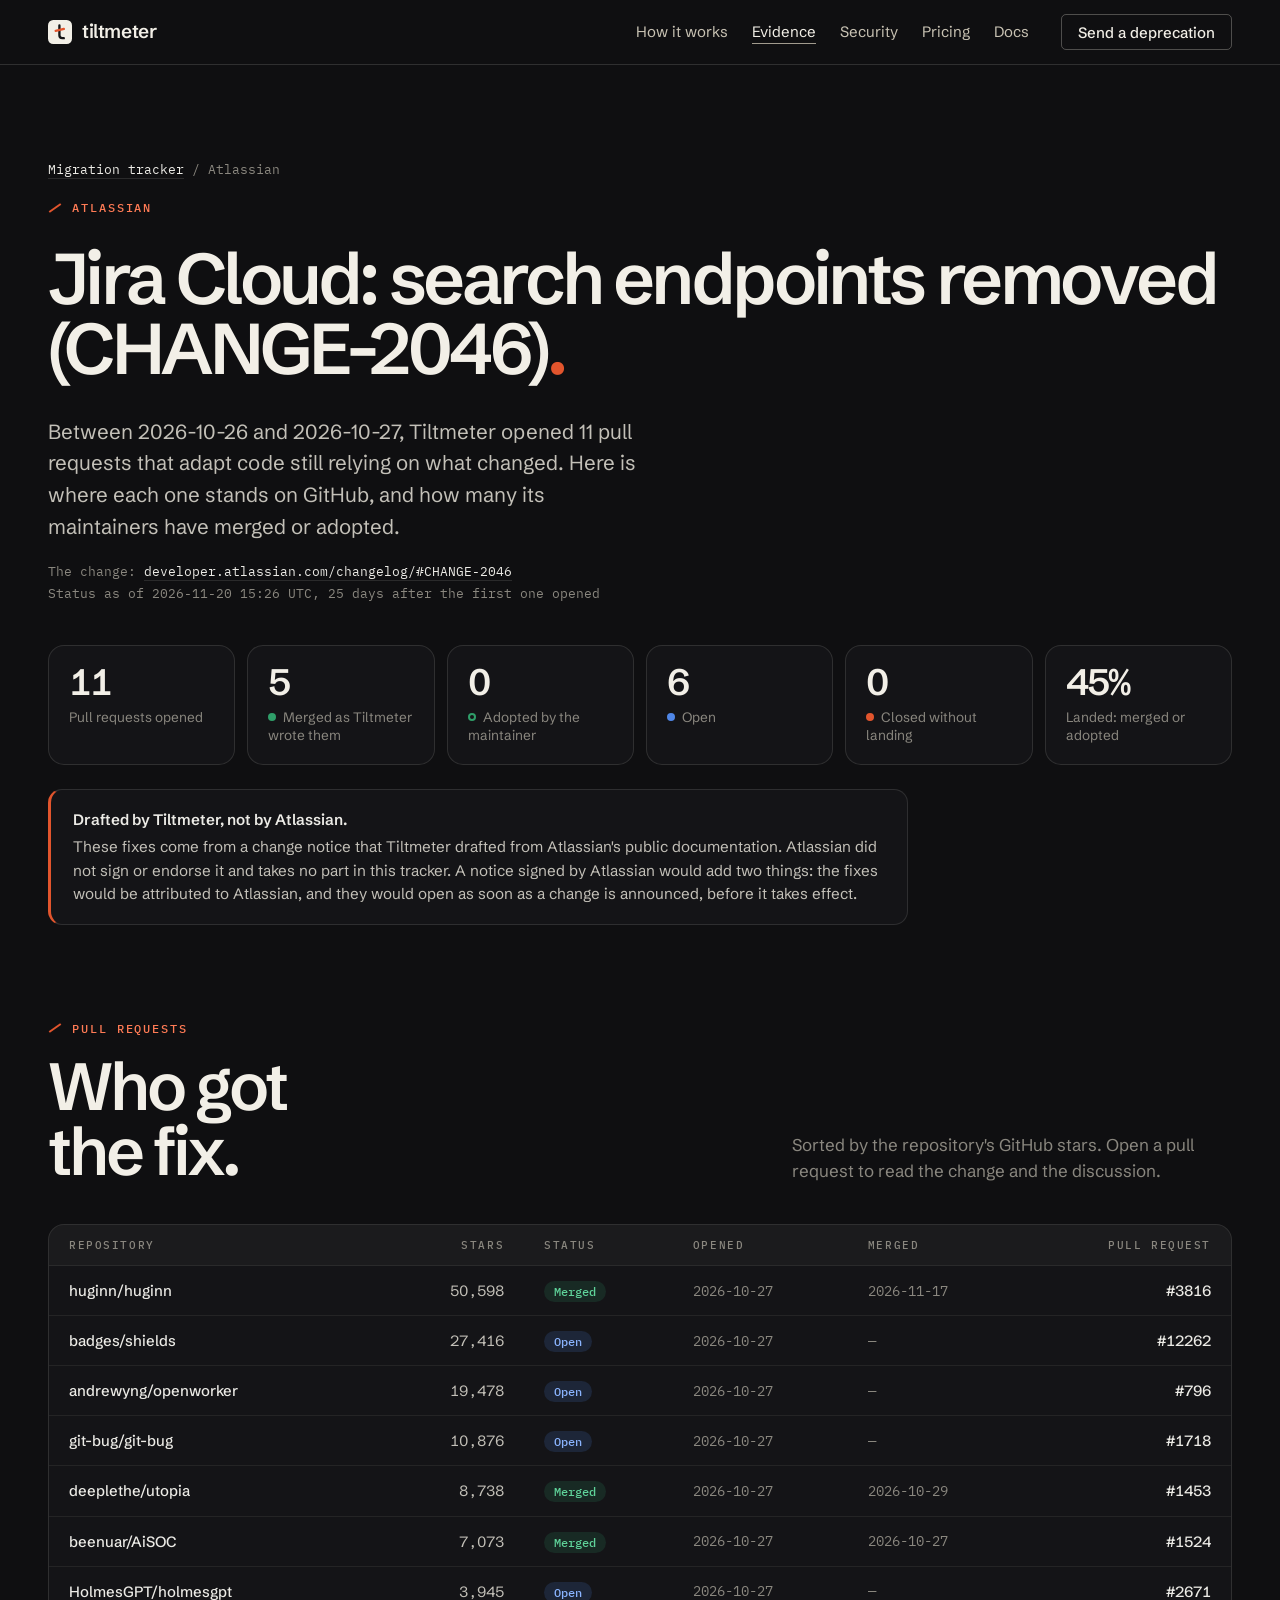
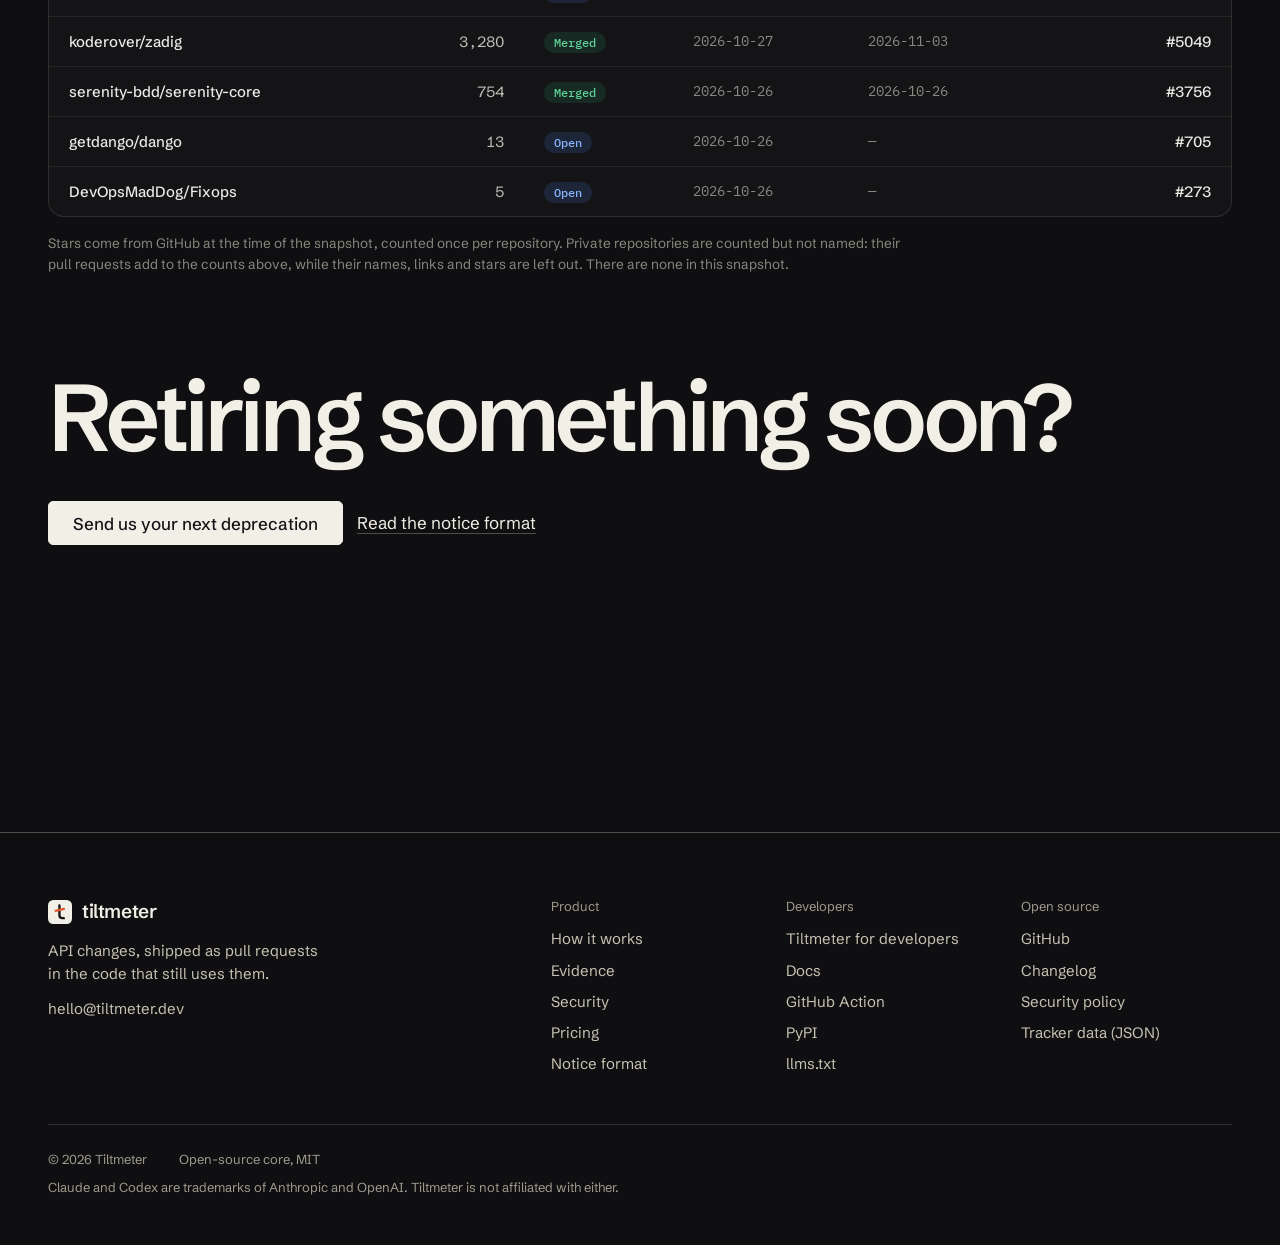
<file: migrations/jira/index.html>
<!doctype html>
<html lang="en">
<head>
  <meta charset="utf-8">
  <meta name="viewport" content="width=device-width, initial-scale=1">
  <meta name="color-scheme" content="dark">
  <title>Jira Cloud: search endpoints removed (CHANGE-2046) · Tiltmeter migration tracker</title>
  <meta name="description" content="Jira Cloud: search endpoints removed (CHANGE-2046): 11 pull requests Tiltmeter opened in code that still used what changed, 5 landed so far. Drafted from Atlassian&#x27;s public documentation, not signed or endorsed by Atlassian.">
  <link rel="icon" href="/favicon.svg" type="image/svg+xml">
  <link rel="canonical" href="https://tiltmeter.dev/migrations/jira/">
  <meta property="og:type" content="website">
  <meta property="og:url" content="https://tiltmeter.dev/migrations/jira/">
  <meta property="og:title" content="Migration tracker: Jira Cloud: search endpoints removed (CHANGE-2046)">
  <meta property="og:description" content="Jira Cloud: search endpoints removed (CHANGE-2046): 11 pull requests Tiltmeter opened in code that still used what changed, 5 landed so far. Drafted from Atlassian&#x27;s public documentation, not signed or endorsed by Atlassian.">
  <meta property="og:image" content="https://tiltmeter.dev/og.png">
  <meta property="og:image:width" content="1200">
  <meta property="og:image:height" content="630">
  <meta name="twitter:card" content="summary_large_image">
  <meta name="twitter:title" content="Migration tracker: Jira Cloud: search endpoints removed (CHANGE-2046)">
  <meta name="twitter:description" content="Jira Cloud: search endpoints removed (CHANGE-2046): 11 pull requests Tiltmeter opened in code that still used what changed, 5 landed so far. Drafted from Atlassian&#x27;s public documentation, not signed or endorsed by Atlassian.">
  <meta name="twitter:image" content="https://tiltmeter.dev/og.png">
  <!-- shell:head:start -->
  <script>document.documentElement.classList.add("js")</script>
  <link rel="preload" href="/fonts/schibsted-grotesk-latin.woff2" as="font" type="font/woff2" crossorigin>
  <link rel="preload" href="/fonts/ibm-plex-mono-400-latin.woff2" as="font" type="font/woff2" crossorigin>
  <link rel="stylesheet" href="/styles.css">
  <link rel="stylesheet" href="/tokens.css">
  <link rel="stylesheet" href="/site.css">
  <script src="/site.js" defer></script>
  <!-- shell:head:end -->
  <link rel="alternate" type="text/plain" href="/llms.txt" title="llms.txt">
  <link rel="alternate" type="application/json" href="/migrations/status.json" title="Migration tracker data">
</head>
<body>
  <!-- Generated by scripts/migrations.py from migrations/status.json. Do not edit by hand. -->
  <!-- shell:nav:start -->
  <a class="skip-link" href="#main">Skip to content</a>
  <header class="site-nav">
    <div class="site-nav__in page">
      <a class="site-brand" href="/" aria-label="Tiltmeter, home"><svg viewBox="0 0 1024 1024" aria-hidden="true"><rect width="1024" height="1024" rx="224" fill="#f2efe7"/><path d="M487 230V651Q487 776 612 776H674" fill="none" stroke="#141416" stroke-width="100" stroke-linecap="round" stroke-linejoin="round"/><path d="M323 425H682" stroke="#e2552d" stroke-width="100" stroke-linecap="round" transform="rotate(-13 487 425)"/></svg><span aria-hidden="true">tiltmeter</span></a>
      <button class="site-nav__toggle" type="button" aria-expanded="false" aria-controls="site-menu">Menu</button>
      <nav class="site-nav__menu" id="site-menu" aria-label="Main">
        <ul class="site-nav__links">
          <li><a href="/#how">How it works</a></li>
          <li><a href="/migrations/" aria-current="page">Evidence</a></li>
          <li><a href="/#security">Security</a></li>
          <li><a href="/#pricing">Pricing</a></li>
          <li><a href="https://github.com/tiltmeter-dev/tiltmeter/blob/main/docs/getting-started.md">Docs</a></li>
        </ul>
        <a class="button button--line site-nav__cta" href="mailto:hello@tiltmeter.dev?subject=Our%20next%20deprecation&amp;body=What%20is%20changing%20(endpoint%2C%20model%20or%20field)%3A%0D%0A%0D%0AWhen%20it%20takes%20effect%3A%0D%0A%0D%0ALink%20to%20the%20announcement%20or%20docs%3A%0D%0A">Send a deprecation</a>
      </nav>
    </div>
  </header>
  <!-- shell:nav:end -->

  <main id="main">
    <section class="hero wrap mig-hero">
      <p class="crumbs"><a href="/migrations/">Migration tracker</a> / Atlassian</p>
      <p class="eyebrow">Atlassian</p>
      <h1>Jira Cloud: search endpoints removed (CHANGE-2046)<span class="needle">.</span></h1>
      <p class="lede">Between 2026-10-26 and 2026-10-27, Tiltmeter opened 11 pull requests that adapt code still relying on what changed. Here is where each one stands on GitHub, and how many its maintainers have merged or adopted.</p>
      <p class="asof">The change: <a href="https://developer.atlassian.com/changelog/#CHANGE-2046">developer.atlassian.com/changelog/#CHANGE-2046</a><br>Status as of <time datetime="2026-11-20T15:26:04Z">2026-11-20 15:26</time> UTC, 25 days after the first one opened</p>
    </section>

    <section class="wrap">
      <dl class="stats">
        <div class="stat"><dt>Pull requests opened</dt><dd>11</dd></div>
        <div class="stat merged"><dt>Merged as Tiltmeter wrote them</dt><dd>5</dd></div>
        <div class="stat adopted"><dt>Adopted by the maintainer</dt><dd>0</dd></div>
        <div class="stat open"><dt>Open</dt><dd>6</dd></div>
        <div class="stat closed"><dt>Closed without landing</dt><dd>0</dd></div>
        <div class="stat"><dt>Landed: merged or adopted</dt><dd>45%</dd></div>
      </dl>
      <aside class="mig-note">
        <b>Drafted by Tiltmeter, not by Atlassian.</b>
        These fixes come from a change notice that Tiltmeter drafted from Atlassian's public documentation. Atlassian did not sign or endorse it and takes no part in this tracker. A notice signed by Atlassian would add two things: the fixes would be attributed to Atlassian, and they would open as soon as a change is announced, before it takes effect.
      </aside>
    </section>

    <section class="wrap section mig-section">
      <div class="split-head">
        <div>
          <p class="eyebrow">Pull requests</p>
          <h2>Who got<br>the fix.</h2>
        </div>
        <p class="side">Sorted by the repository's GitHub stars. Open a pull request to read the change and the discussion.</p>
      </div>
      <div class="scroll" role="region" aria-label="Pull requests for Jira Cloud: search endpoints removed (CHANGE-2046)" tabindex="0">
        <table class="data">
          <thead>
            <tr><th scope="col">Repository</th><th scope="col" class="num">Stars</th><th scope="col">Status</th><th scope="col">Opened</th><th scope="col">Merged</th><th scope="col" class="num">Pull request</th></tr>
          </thead>
          <tbody>
            <tr><td><a href="https://github.com/huginn/huginn">huginn/huginn</a></td><td class="num">50,598</td><td><span class="badge merged">Merged</span></td><td class="date">2026-10-27</td><td class="date">2026-11-17</td><td class="num"><a href="https://github.com/huginn/huginn/pull/3816">#3816</a></td></tr>
            <tr><td><a href="https://github.com/badges/shields">badges/shields</a></td><td class="num">27,416</td><td><span class="badge open">Open</span></td><td class="date">2026-10-27</td><td class="date">—</td><td class="num"><a href="https://github.com/badges/shields/pull/12262">#12262</a></td></tr>
            <tr><td><a href="https://github.com/andrewyng/openworker">andrewyng/openworker</a></td><td class="num">19,478</td><td><span class="badge open">Open</span></td><td class="date">2026-10-27</td><td class="date">—</td><td class="num"><a href="https://github.com/andrewyng/openworker/pull/796">#796</a></td></tr>
            <tr><td><a href="https://github.com/git-bug/git-bug">git-bug/git-bug</a></td><td class="num">10,876</td><td><span class="badge open">Open</span></td><td class="date">2026-10-27</td><td class="date">—</td><td class="num"><a href="https://github.com/git-bug/git-bug/pull/1718">#1718</a></td></tr>
            <tr><td><a href="https://github.com/deeplethe/utopia">deeplethe/utopia</a></td><td class="num">8,738</td><td><span class="badge merged">Merged</span></td><td class="date">2026-10-27</td><td class="date">2026-10-29</td><td class="num"><a href="https://github.com/deeplethe/utopia/pull/1453">#1453</a></td></tr>
            <tr><td><a href="https://github.com/beenuar/AiSOC">beenuar/AiSOC</a></td><td class="num">7,073</td><td><span class="badge merged">Merged</span></td><td class="date">2026-10-27</td><td class="date">2026-10-27</td><td class="num"><a href="https://github.com/beenuar/AiSOC/pull/1524">#1524</a></td></tr>
            <tr><td><a href="https://github.com/HolmesGPT/holmesgpt">HolmesGPT/holmesgpt</a></td><td class="num">3,945</td><td><span class="badge open">Open</span></td><td class="date">2026-10-27</td><td class="date">—</td><td class="num"><a href="https://github.com/HolmesGPT/holmesgpt/pull/2671">#2671</a></td></tr>
            <tr><td><a href="https://github.com/koderover/zadig">koderover/zadig</a></td><td class="num">3,280</td><td><span class="badge merged">Merged</span></td><td class="date">2026-10-27</td><td class="date">2026-11-03</td><td class="num"><a href="https://github.com/koderover/zadig/pull/5049">#5049</a></td></tr>
            <tr><td><a href="https://github.com/serenity-bdd/serenity-core">serenity-bdd/serenity-core</a></td><td class="num">754</td><td><span class="badge merged">Merged</span></td><td class="date">2026-10-26</td><td class="date">2026-10-26</td><td class="num"><a href="https://github.com/serenity-bdd/serenity-core/pull/3756">#3756</a></td></tr>
            <tr><td><a href="https://github.com/getdango/dango">getdango/dango</a></td><td class="num">13</td><td><span class="badge open">Open</span></td><td class="date">2026-10-26</td><td class="date">—</td><td class="num"><a href="https://github.com/getdango/dango/pull/705">#705</a></td></tr>
            <tr><td><a href="https://github.com/DevOpsMadDog/Fixops">DevOpsMadDog/Fixops</a></td><td class="num">5</td><td><span class="badge open">Open</span></td><td class="date">2026-10-26</td><td class="date">—</td><td class="num"><a href="https://github.com/DevOpsMadDog/Fixops/pull/273">#273</a></td></tr>
          </tbody>
        </table>
      </div>
      <p class="footnote">Stars come from GitHub at the time of the snapshot, counted once per repository. Private repositories are counted but not named: their pull requests add to the counts above, while their names, links and stars are left out. There are none in this snapshot.</p>
    </section>

    <section class="wrap end">
      <h2>Retiring something soon?</h2>
      <div class="cta">
        <a class="button button--solid" href="mailto:hello@tiltmeter.dev?subject=Our%20next%20deprecation&amp;body=What%20is%20changing%20(endpoint%2C%20model%20or%20field)%3A%0D%0A%0D%0AWhen%20it%20takes%20effect%3A%0D%0A%0D%0ALink%20to%20the%20announcement%20or%20docs%3A%0D%0A">Send us your next deprecation</a>
        <a class="link" href="https://github.com/tiltmeter-dev/tiltmeter/blob/main/docs/notice-spec.md">Read the notice format</a>
      </div>
    </section>
  </main>

  <!-- shell:foot:start -->
  <footer class="site-foot">
    <div class="page">
      <div class="site-foot__in">
        <div class="site-foot__about">
          <a class="site-brand" href="/" aria-label="Tiltmeter, home"><svg viewBox="0 0 1024 1024" aria-hidden="true"><rect width="1024" height="1024" rx="224" fill="#f2efe7"/><path d="M487 230V651Q487 776 612 776H674" fill="none" stroke="#141416" stroke-width="100" stroke-linecap="round" stroke-linejoin="round"/><path d="M323 425H682" stroke="#e2552d" stroke-width="100" stroke-linecap="round" transform="rotate(-13 487 425)"/></svg><span aria-hidden="true">tiltmeter</span></a>
          <p>API changes, shipped as pull requests in the code that still uses them.</p>
          <a class="link" href="mailto:hello@tiltmeter.dev">hello@tiltmeter.dev</a>
        </div>
        <nav class="site-foot__cols" aria-label="Footer">
          <div>
            <h2>Product</h2>
            <ul>
              <li><a href="/#how">How it works</a></li>
              <li><a href="/migrations/">Evidence</a></li>
              <li><a href="/#security">Security</a></li>
              <li><a href="/#pricing">Pricing</a></li>
              <li><a href="https://github.com/tiltmeter-dev/tiltmeter/blob/main/docs/notice-spec.md">Notice format</a></li>
            </ul>
          </div>
          <div>
            <h2>Developers</h2>
            <ul>
              <li><a href="/developers/">Tiltmeter for developers</a></li>
              <li><a href="https://github.com/tiltmeter-dev/tiltmeter/blob/main/docs/getting-started.md">Docs</a></li>
              <li><a href="https://github.com/tiltmeter-dev/tiltmeter-action">GitHub Action</a></li>
              <li><a href="https://pypi.org/project/tiltmeter/">PyPI</a></li>
              <li><a href="/llms.txt">llms.txt</a></li>
            </ul>
          </div>
          <div>
            <h2>Open source</h2>
            <ul>
              <li><a href="https://github.com/tiltmeter-dev/tiltmeter">GitHub</a></li>
              <li><a href="https://github.com/tiltmeter-dev/tiltmeter/blob/main/CHANGELOG.md">Changelog</a></li>
              <li><a href="https://github.com/tiltmeter-dev/tiltmeter/blob/main/SECURITY.md">Security policy</a></li>
              <li><a href="/migrations/status.json">Tracker data (JSON)</a></li>
            </ul>
          </div>
        </nav>
      </div>
      <div class="site-foot__base">
        <p>© 2026 Tiltmeter</p>
        <p>Open-source core, MIT</p>
        <p>Claude and Codex are trademarks of Anthropic and OpenAI. Tiltmeter is not affiliated with either.</p>
      </div>
    </div>
  </footer>
  <!-- shell:foot:end -->
</body>
</html>
</file>
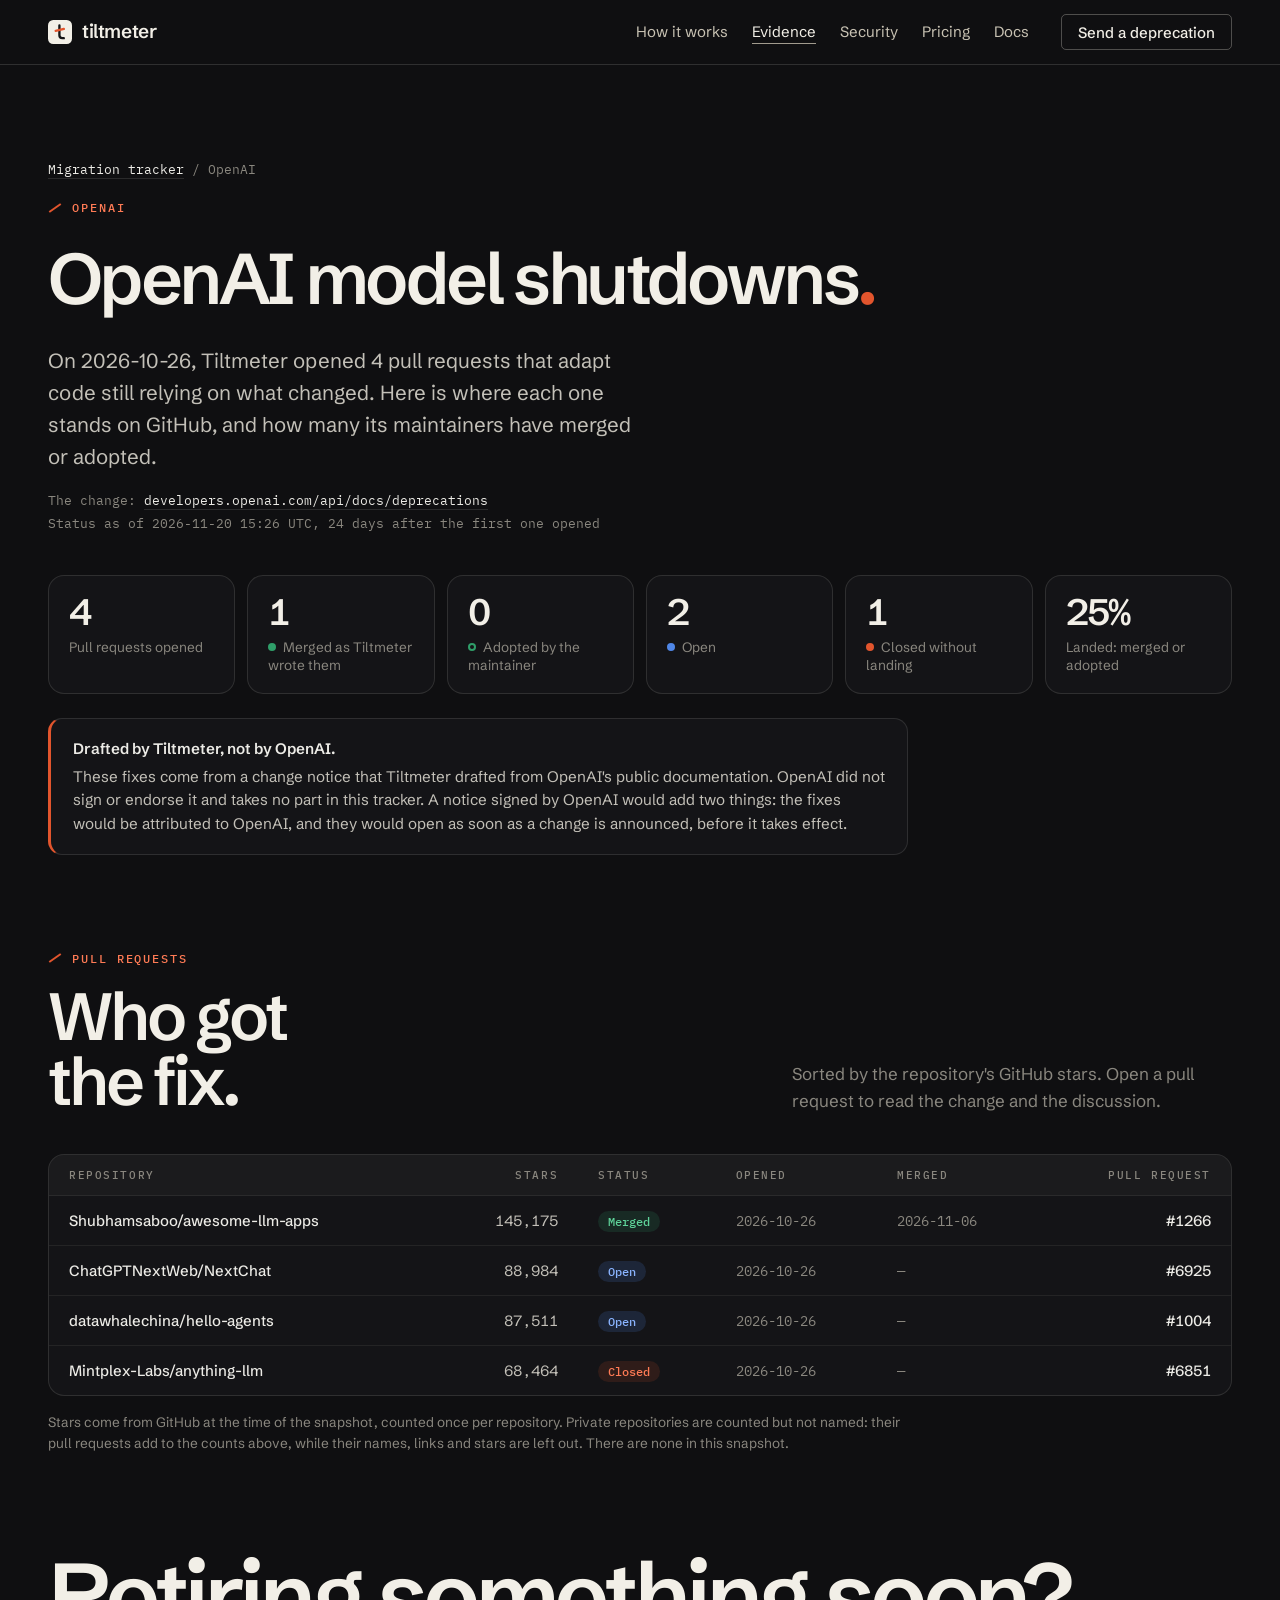
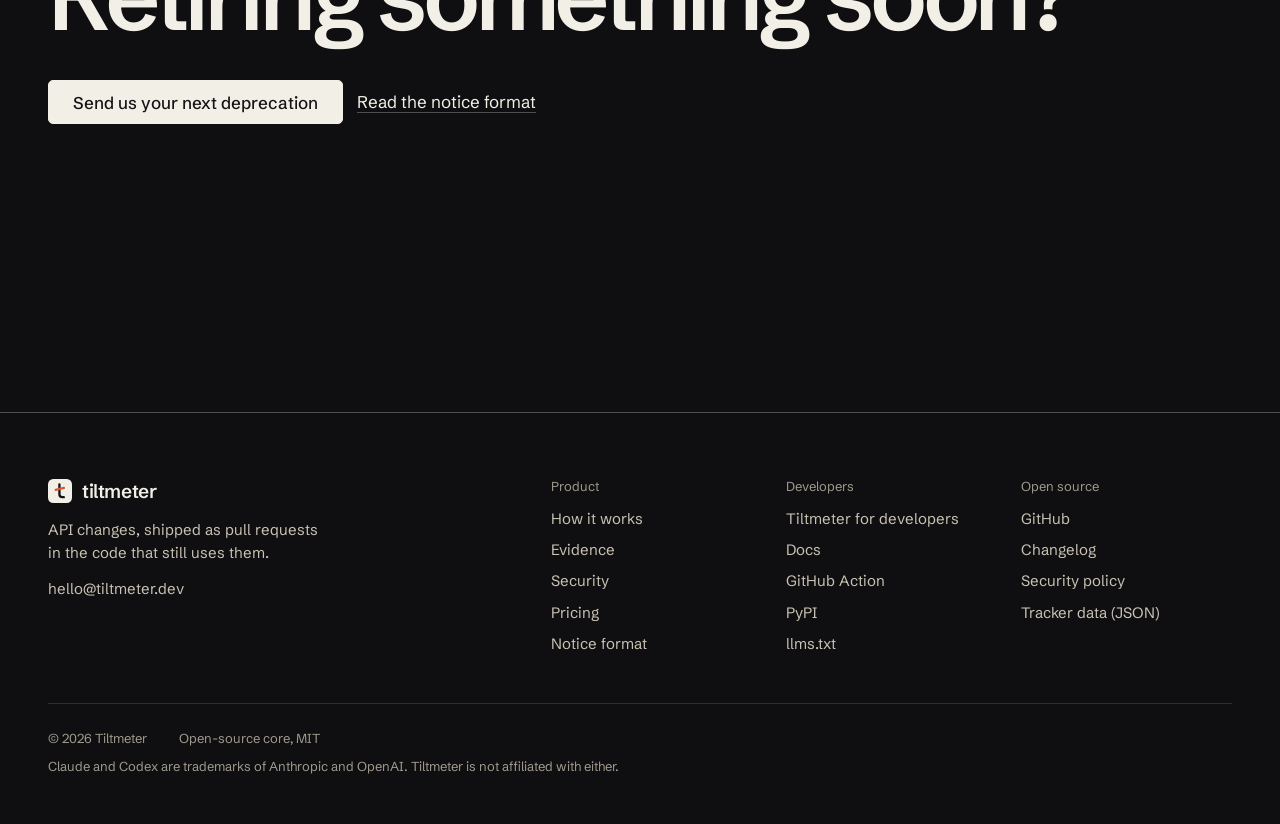
<file: migrations/openai/index.html>
<!doctype html>
<html lang="en">
<head>
  <meta charset="utf-8">
  <meta name="viewport" content="width=device-width, initial-scale=1">
  <meta name="color-scheme" content="dark">
  <title>OpenAI model shutdowns · Tiltmeter migration tracker</title>
  <meta name="description" content="OpenAI model shutdowns: 4 pull requests Tiltmeter opened in code that still used what changed, 1 landed so far. Drafted from OpenAI&#x27;s public documentation, not signed or endorsed by OpenAI.">
  <link rel="icon" href="/favicon.svg" type="image/svg+xml">
  <link rel="canonical" href="https://tiltmeter.dev/migrations/openai/">
  <meta property="og:type" content="website">
  <meta property="og:url" content="https://tiltmeter.dev/migrations/openai/">
  <meta property="og:title" content="Migration tracker: OpenAI model shutdowns">
  <meta property="og:description" content="OpenAI model shutdowns: 4 pull requests Tiltmeter opened in code that still used what changed, 1 landed so far. Drafted from OpenAI&#x27;s public documentation, not signed or endorsed by OpenAI.">
  <meta property="og:image" content="https://tiltmeter.dev/og.png">
  <meta property="og:image:width" content="1200">
  <meta property="og:image:height" content="630">
  <meta name="twitter:card" content="summary_large_image">
  <meta name="twitter:title" content="Migration tracker: OpenAI model shutdowns">
  <meta name="twitter:description" content="OpenAI model shutdowns: 4 pull requests Tiltmeter opened in code that still used what changed, 1 landed so far. Drafted from OpenAI&#x27;s public documentation, not signed or endorsed by OpenAI.">
  <meta name="twitter:image" content="https://tiltmeter.dev/og.png">
  <!-- shell:head:start -->
  <script>document.documentElement.classList.add("js")</script>
  <link rel="preload" href="/fonts/schibsted-grotesk-latin.woff2" as="font" type="font/woff2" crossorigin>
  <link rel="preload" href="/fonts/ibm-plex-mono-400-latin.woff2" as="font" type="font/woff2" crossorigin>
  <link rel="stylesheet" href="/styles.css">
  <link rel="stylesheet" href="/tokens.css">
  <link rel="stylesheet" href="/site.css">
  <script src="/site.js" defer></script>
  <!-- shell:head:end -->
  <link rel="alternate" type="text/plain" href="/llms.txt" title="llms.txt">
  <link rel="alternate" type="application/json" href="/migrations/status.json" title="Migration tracker data">
</head>
<body>
  <!-- Generated by scripts/migrations.py from migrations/status.json. Do not edit by hand. -->
  <!-- shell:nav:start -->
  <a class="skip-link" href="#main">Skip to content</a>
  <header class="site-nav">
    <div class="site-nav__in page">
      <a class="site-brand" href="/" aria-label="Tiltmeter, home"><svg viewBox="0 0 1024 1024" aria-hidden="true"><rect width="1024" height="1024" rx="224" fill="#f2efe7"/><path d="M487 230V651Q487 776 612 776H674" fill="none" stroke="#141416" stroke-width="100" stroke-linecap="round" stroke-linejoin="round"/><path d="M323 425H682" stroke="#e2552d" stroke-width="100" stroke-linecap="round" transform="rotate(-13 487 425)"/></svg><span aria-hidden="true">tiltmeter</span></a>
      <button class="site-nav__toggle" type="button" aria-expanded="false" aria-controls="site-menu">Menu</button>
      <nav class="site-nav__menu" id="site-menu" aria-label="Main">
        <ul class="site-nav__links">
          <li><a href="/#how">How it works</a></li>
          <li><a href="/migrations/" aria-current="page">Evidence</a></li>
          <li><a href="/#security">Security</a></li>
          <li><a href="/#pricing">Pricing</a></li>
          <li><a href="https://github.com/tiltmeter-dev/tiltmeter/blob/main/docs/getting-started.md">Docs</a></li>
        </ul>
        <a class="button button--line site-nav__cta" href="mailto:hello@tiltmeter.dev?subject=Our%20next%20deprecation&amp;body=What%20is%20changing%20(endpoint%2C%20model%20or%20field)%3A%0D%0A%0D%0AWhen%20it%20takes%20effect%3A%0D%0A%0D%0ALink%20to%20the%20announcement%20or%20docs%3A%0D%0A">Send a deprecation</a>
      </nav>
    </div>
  </header>
  <!-- shell:nav:end -->

  <main id="main">
    <section class="hero wrap mig-hero">
      <p class="crumbs"><a href="/migrations/">Migration tracker</a> / OpenAI</p>
      <p class="eyebrow">OpenAI</p>
      <h1>OpenAI model shutdowns<span class="needle">.</span></h1>
      <p class="lede">On 2026-10-26, Tiltmeter opened 4 pull requests that adapt code still relying on what changed. Here is where each one stands on GitHub, and how many its maintainers have merged or adopted.</p>
      <p class="asof">The change: <a href="https://developers.openai.com/api/docs/deprecations">developers.openai.com/api/docs/deprecations</a><br>Status as of <time datetime="2026-11-20T15:26:04Z">2026-11-20 15:26</time> UTC, 24 days after the first one opened</p>
    </section>

    <section class="wrap">
      <dl class="stats">
        <div class="stat"><dt>Pull requests opened</dt><dd>4</dd></div>
        <div class="stat merged"><dt>Merged as Tiltmeter wrote them</dt><dd>1</dd></div>
        <div class="stat adopted"><dt>Adopted by the maintainer</dt><dd>0</dd></div>
        <div class="stat open"><dt>Open</dt><dd>2</dd></div>
        <div class="stat closed"><dt>Closed without landing</dt><dd>1</dd></div>
        <div class="stat"><dt>Landed: merged or adopted</dt><dd>25%</dd></div>
      </dl>
      <aside class="mig-note">
        <b>Drafted by Tiltmeter, not by OpenAI.</b>
        These fixes come from a change notice that Tiltmeter drafted from OpenAI's public documentation. OpenAI did not sign or endorse it and takes no part in this tracker. A notice signed by OpenAI would add two things: the fixes would be attributed to OpenAI, and they would open as soon as a change is announced, before it takes effect.
      </aside>
    </section>

    <section class="wrap section mig-section">
      <div class="split-head">
        <div>
          <p class="eyebrow">Pull requests</p>
          <h2>Who got<br>the fix.</h2>
        </div>
        <p class="side">Sorted by the repository's GitHub stars. Open a pull request to read the change and the discussion.</p>
      </div>
      <div class="scroll" role="region" aria-label="Pull requests for OpenAI model shutdowns" tabindex="0">
        <table class="data">
          <thead>
            <tr><th scope="col">Repository</th><th scope="col" class="num">Stars</th><th scope="col">Status</th><th scope="col">Opened</th><th scope="col">Merged</th><th scope="col" class="num">Pull request</th></tr>
          </thead>
          <tbody>
            <tr><td><a href="https://github.com/Shubhamsaboo/awesome-llm-apps">Shubhamsaboo/awesome-llm-apps</a></td><td class="num">145,175</td><td><span class="badge merged">Merged</span></td><td class="date">2026-10-26</td><td class="date">2026-11-06</td><td class="num"><a href="https://github.com/Shubhamsaboo/awesome-llm-apps/pull/1266">#1266</a></td></tr>
            <tr><td><a href="https://github.com/ChatGPTNextWeb/NextChat">ChatGPTNextWeb/NextChat</a></td><td class="num">88,984</td><td><span class="badge open">Open</span></td><td class="date">2026-10-26</td><td class="date">—</td><td class="num"><a href="https://github.com/ChatGPTNextWeb/NextChat/pull/6925">#6925</a></td></tr>
            <tr><td><a href="https://github.com/datawhalechina/hello-agents">datawhalechina/hello-agents</a></td><td class="num">87,511</td><td><span class="badge open">Open</span></td><td class="date">2026-10-26</td><td class="date">—</td><td class="num"><a href="https://github.com/datawhalechina/hello-agents/pull/1004">#1004</a></td></tr>
            <tr><td><a href="https://github.com/Mintplex-Labs/anything-llm">Mintplex-Labs/anything-llm</a></td><td class="num">68,464</td><td><span class="badge closed" title="Closed without merging on 2026-10-26">Closed</span></td><td class="date">2026-10-26</td><td class="date">—</td><td class="num"><a href="https://github.com/Mintplex-Labs/anything-llm/pull/6851">#6851</a></td></tr>
          </tbody>
        </table>
      </div>
      <p class="footnote">Stars come from GitHub at the time of the snapshot, counted once per repository. Private repositories are counted but not named: their pull requests add to the counts above, while their names, links and stars are left out. There are none in this snapshot.</p>
    </section>

    <section class="wrap end">
      <h2>Retiring something soon?</h2>
      <div class="cta">
        <a class="button button--solid" href="mailto:hello@tiltmeter.dev?subject=Our%20next%20deprecation&amp;body=What%20is%20changing%20(endpoint%2C%20model%20or%20field)%3A%0D%0A%0D%0AWhen%20it%20takes%20effect%3A%0D%0A%0D%0ALink%20to%20the%20announcement%20or%20docs%3A%0D%0A">Send us your next deprecation</a>
        <a class="link" href="https://github.com/tiltmeter-dev/tiltmeter/blob/main/docs/notice-spec.md">Read the notice format</a>
      </div>
    </section>
  </main>

  <!-- shell:foot:start -->
  <footer class="site-foot">
    <div class="page">
      <div class="site-foot__in">
        <div class="site-foot__about">
          <a class="site-brand" href="/" aria-label="Tiltmeter, home"><svg viewBox="0 0 1024 1024" aria-hidden="true"><rect width="1024" height="1024" rx="224" fill="#f2efe7"/><path d="M487 230V651Q487 776 612 776H674" fill="none" stroke="#141416" stroke-width="100" stroke-linecap="round" stroke-linejoin="round"/><path d="M323 425H682" stroke="#e2552d" stroke-width="100" stroke-linecap="round" transform="rotate(-13 487 425)"/></svg><span aria-hidden="true">tiltmeter</span></a>
          <p>API changes, shipped as pull requests in the code that still uses them.</p>
          <a class="link" href="mailto:hello@tiltmeter.dev">hello@tiltmeter.dev</a>
        </div>
        <nav class="site-foot__cols" aria-label="Footer">
          <div>
            <h2>Product</h2>
            <ul>
              <li><a href="/#how">How it works</a></li>
              <li><a href="/migrations/">Evidence</a></li>
              <li><a href="/#security">Security</a></li>
              <li><a href="/#pricing">Pricing</a></li>
              <li><a href="https://github.com/tiltmeter-dev/tiltmeter/blob/main/docs/notice-spec.md">Notice format</a></li>
            </ul>
          </div>
          <div>
            <h2>Developers</h2>
            <ul>
              <li><a href="/developers/">Tiltmeter for developers</a></li>
              <li><a href="https://github.com/tiltmeter-dev/tiltmeter/blob/main/docs/getting-started.md">Docs</a></li>
              <li><a href="https://github.com/tiltmeter-dev/tiltmeter-action">GitHub Action</a></li>
              <li><a href="https://pypi.org/project/tiltmeter/">PyPI</a></li>
              <li><a href="/llms.txt">llms.txt</a></li>
            </ul>
          </div>
          <div>
            <h2>Open source</h2>
            <ul>
              <li><a href="https://github.com/tiltmeter-dev/tiltmeter">GitHub</a></li>
              <li><a href="https://github.com/tiltmeter-dev/tiltmeter/blob/main/CHANGELOG.md">Changelog</a></li>
              <li><a href="https://github.com/tiltmeter-dev/tiltmeter/blob/main/SECURITY.md">Security policy</a></li>
              <li><a href="/migrations/status.json">Tracker data (JSON)</a></li>
            </ul>
          </div>
        </nav>
      </div>
      <div class="site-foot__base">
        <p>© 2026 Tiltmeter</p>
        <p>Open-source core, MIT</p>
        <p>Claude and Codex are trademarks of Anthropic and OpenAI. Tiltmeter is not affiliated with either.</p>
      </div>
    </div>
  </footer>
  <!-- shell:foot:end -->
</body>
</html>
</file>
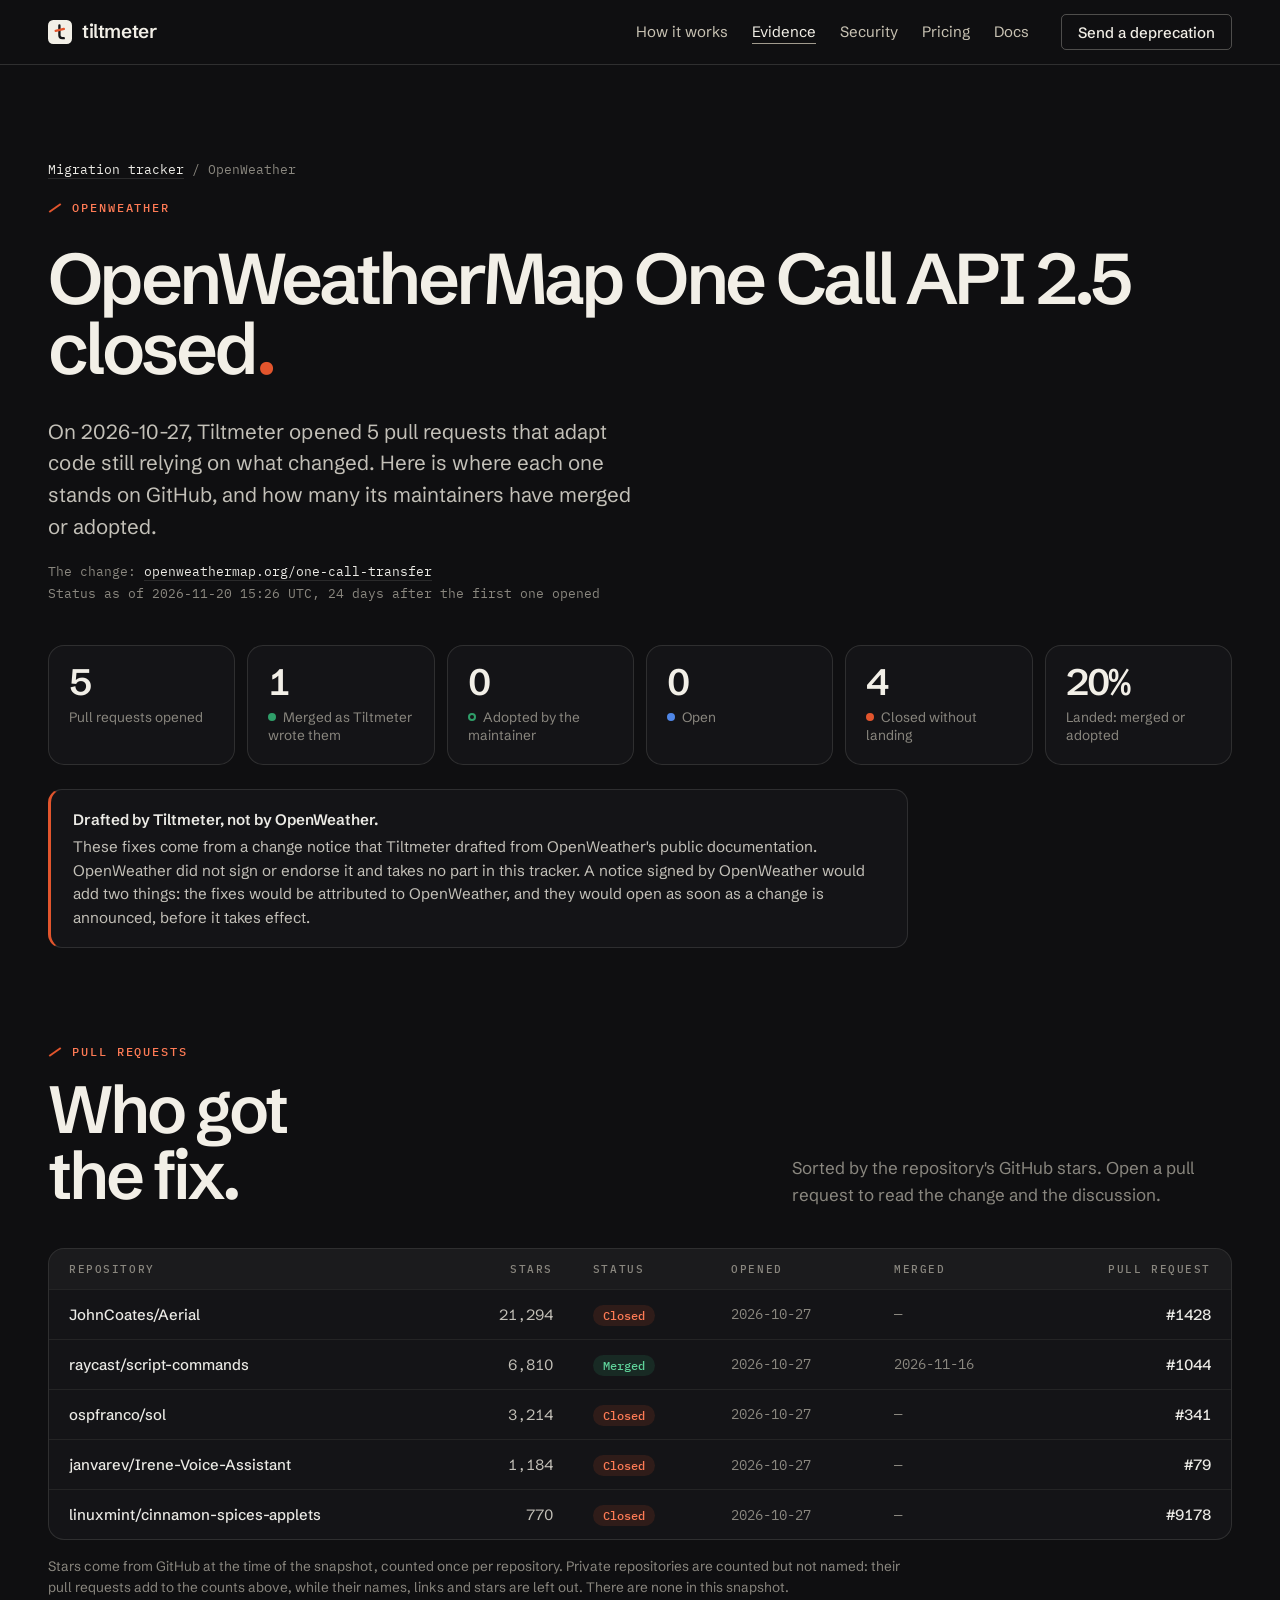
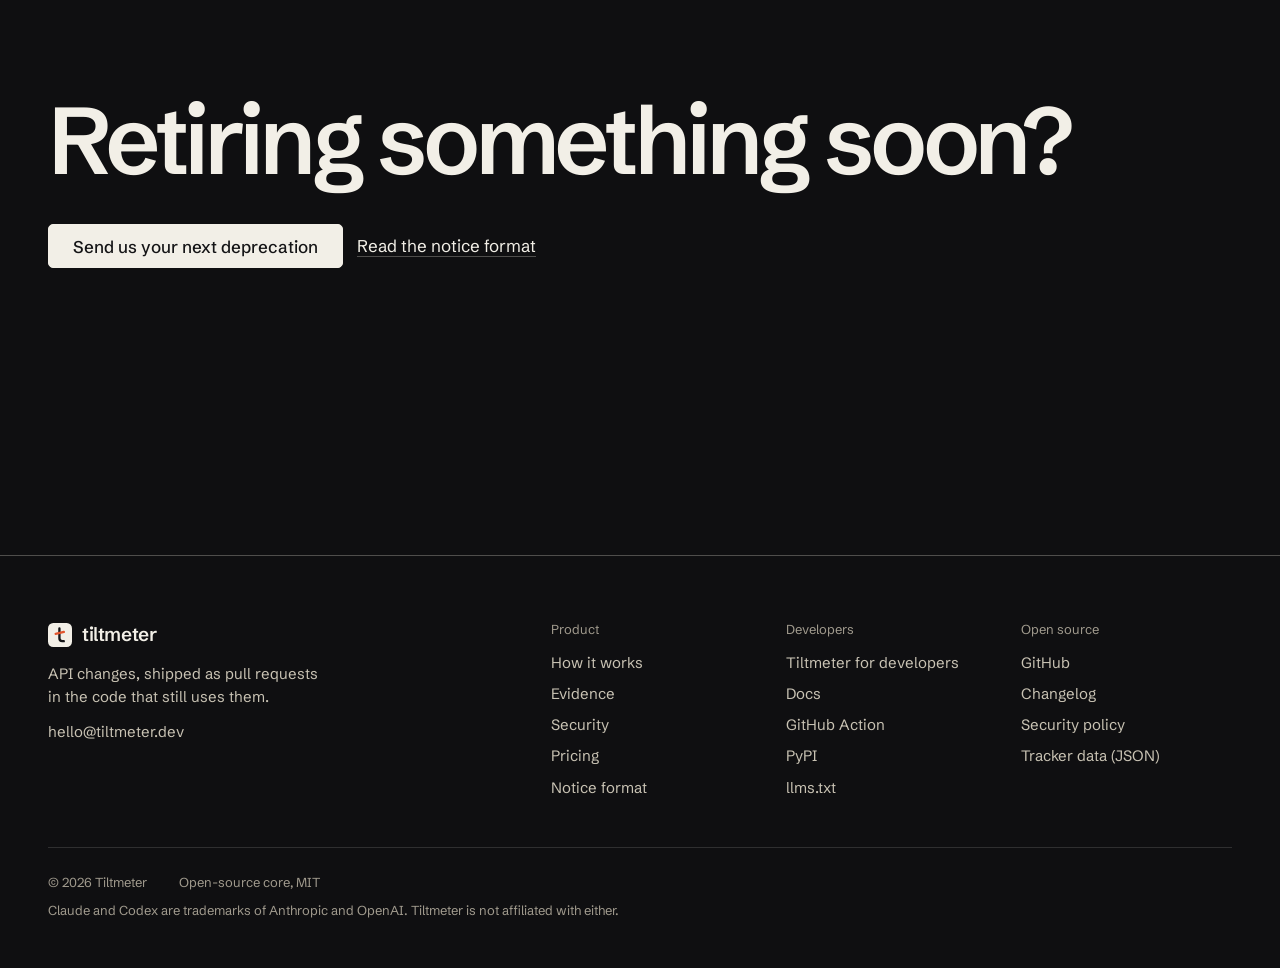
<file: migrations/openweathermap/index.html>
<!doctype html>
<html lang="en">
<head>
  <meta charset="utf-8">
  <meta name="viewport" content="width=device-width, initial-scale=1">
  <meta name="color-scheme" content="dark">
  <title>OpenWeatherMap One Call API 2.5 closed · Tiltmeter migration tracker</title>
  <meta name="description" content="OpenWeatherMap One Call API 2.5 closed: 5 pull requests Tiltmeter opened in code that still used what changed, 1 landed so far. Drafted from OpenWeather&#x27;s public documentation, not signed or endorsed by OpenWeather.">
  <link rel="icon" href="/favicon.svg" type="image/svg+xml">
  <link rel="canonical" href="https://tiltmeter.dev/migrations/openweathermap/">
  <meta property="og:type" content="website">
  <meta property="og:url" content="https://tiltmeter.dev/migrations/openweathermap/">
  <meta property="og:title" content="Migration tracker: OpenWeatherMap One Call API 2.5 closed">
  <meta property="og:description" content="OpenWeatherMap One Call API 2.5 closed: 5 pull requests Tiltmeter opened in code that still used what changed, 1 landed so far. Drafted from OpenWeather&#x27;s public documentation, not signed or endorsed by OpenWeather.">
  <meta property="og:image" content="https://tiltmeter.dev/og.png">
  <meta property="og:image:width" content="1200">
  <meta property="og:image:height" content="630">
  <meta name="twitter:card" content="summary_large_image">
  <meta name="twitter:title" content="Migration tracker: OpenWeatherMap One Call API 2.5 closed">
  <meta name="twitter:description" content="OpenWeatherMap One Call API 2.5 closed: 5 pull requests Tiltmeter opened in code that still used what changed, 1 landed so far. Drafted from OpenWeather&#x27;s public documentation, not signed or endorsed by OpenWeather.">
  <meta name="twitter:image" content="https://tiltmeter.dev/og.png">
  <!-- shell:head:start -->
  <script>document.documentElement.classList.add("js")</script>
  <link rel="preload" href="/fonts/schibsted-grotesk-latin.woff2" as="font" type="font/woff2" crossorigin>
  <link rel="preload" href="/fonts/ibm-plex-mono-400-latin.woff2" as="font" type="font/woff2" crossorigin>
  <link rel="stylesheet" href="/styles.css">
  <link rel="stylesheet" href="/tokens.css">
  <link rel="stylesheet" href="/site.css">
  <script src="/site.js" defer></script>
  <!-- shell:head:end -->
  <link rel="alternate" type="text/plain" href="/llms.txt" title="llms.txt">
  <link rel="alternate" type="application/json" href="/migrations/status.json" title="Migration tracker data">
</head>
<body>
  <!-- Generated by scripts/migrations.py from migrations/status.json. Do not edit by hand. -->
  <!-- shell:nav:start -->
  <a class="skip-link" href="#main">Skip to content</a>
  <header class="site-nav">
    <div class="site-nav__in page">
      <a class="site-brand" href="/" aria-label="Tiltmeter, home"><svg viewBox="0 0 1024 1024" aria-hidden="true"><rect width="1024" height="1024" rx="224" fill="#f2efe7"/><path d="M487 230V651Q487 776 612 776H674" fill="none" stroke="#141416" stroke-width="100" stroke-linecap="round" stroke-linejoin="round"/><path d="M323 425H682" stroke="#e2552d" stroke-width="100" stroke-linecap="round" transform="rotate(-13 487 425)"/></svg><span aria-hidden="true">tiltmeter</span></a>
      <button class="site-nav__toggle" type="button" aria-expanded="false" aria-controls="site-menu">Menu</button>
      <nav class="site-nav__menu" id="site-menu" aria-label="Main">
        <ul class="site-nav__links">
          <li><a href="/#how">How it works</a></li>
          <li><a href="/migrations/" aria-current="page">Evidence</a></li>
          <li><a href="/#security">Security</a></li>
          <li><a href="/#pricing">Pricing</a></li>
          <li><a href="https://github.com/tiltmeter-dev/tiltmeter/blob/main/docs/getting-started.md">Docs</a></li>
        </ul>
        <a class="button button--line site-nav__cta" href="mailto:hello@tiltmeter.dev?subject=Our%20next%20deprecation&amp;body=What%20is%20changing%20(endpoint%2C%20model%20or%20field)%3A%0D%0A%0D%0AWhen%20it%20takes%20effect%3A%0D%0A%0D%0ALink%20to%20the%20announcement%20or%20docs%3A%0D%0A">Send a deprecation</a>
      </nav>
    </div>
  </header>
  <!-- shell:nav:end -->

  <main id="main">
    <section class="hero wrap mig-hero">
      <p class="crumbs"><a href="/migrations/">Migration tracker</a> / OpenWeather</p>
      <p class="eyebrow">OpenWeather</p>
      <h1>OpenWeatherMap One Call API 2.5 closed<span class="needle">.</span></h1>
      <p class="lede">On 2026-10-27, Tiltmeter opened 5 pull requests that adapt code still relying on what changed. Here is where each one stands on GitHub, and how many its maintainers have merged or adopted.</p>
      <p class="asof">The change: <a href="https://openweathermap.org/one-call-transfer">openweathermap.org/one-call-transfer</a><br>Status as of <time datetime="2026-11-20T15:26:04Z">2026-11-20 15:26</time> UTC, 24 days after the first one opened</p>
    </section>

    <section class="wrap">
      <dl class="stats">
        <div class="stat"><dt>Pull requests opened</dt><dd>5</dd></div>
        <div class="stat merged"><dt>Merged as Tiltmeter wrote them</dt><dd>1</dd></div>
        <div class="stat adopted"><dt>Adopted by the maintainer</dt><dd>0</dd></div>
        <div class="stat open"><dt>Open</dt><dd>0</dd></div>
        <div class="stat closed"><dt>Closed without landing</dt><dd>4</dd></div>
        <div class="stat"><dt>Landed: merged or adopted</dt><dd>20%</dd></div>
      </dl>
      <aside class="mig-note">
        <b>Drafted by Tiltmeter, not by OpenWeather.</b>
        These fixes come from a change notice that Tiltmeter drafted from OpenWeather's public documentation. OpenWeather did not sign or endorse it and takes no part in this tracker. A notice signed by OpenWeather would add two things: the fixes would be attributed to OpenWeather, and they would open as soon as a change is announced, before it takes effect.
      </aside>
    </section>

    <section class="wrap section mig-section">
      <div class="split-head">
        <div>
          <p class="eyebrow">Pull requests</p>
          <h2>Who got<br>the fix.</h2>
        </div>
        <p class="side">Sorted by the repository's GitHub stars. Open a pull request to read the change and the discussion.</p>
      </div>
      <div class="scroll" role="region" aria-label="Pull requests for OpenWeatherMap One Call API 2.5 closed" tabindex="0">
        <table class="data">
          <thead>
            <tr><th scope="col">Repository</th><th scope="col" class="num">Stars</th><th scope="col">Status</th><th scope="col">Opened</th><th scope="col">Merged</th><th scope="col" class="num">Pull request</th></tr>
          </thead>
          <tbody>
            <tr><td><a href="https://github.com/JohnCoates/Aerial">JohnCoates/Aerial</a></td><td class="num">21,294</td><td><span class="badge closed" title="Closed without merging on 2026-10-27">Closed</span></td><td class="date">2026-10-27</td><td class="date">—</td><td class="num"><a href="https://github.com/JohnCoates/Aerial/pull/1428">#1428</a></td></tr>
            <tr><td><a href="https://github.com/raycast/script-commands">raycast/script-commands</a></td><td class="num">6,810</td><td><span class="badge merged">Merged</span></td><td class="date">2026-10-27</td><td class="date">2026-11-16</td><td class="num"><a href="https://github.com/raycast/script-commands/pull/1044">#1044</a></td></tr>
            <tr><td><a href="https://github.com/ospfranco/sol">ospfranco/sol</a></td><td class="num">3,214</td><td><span class="badge closed" title="Closed without merging on 2026-10-27">Closed</span></td><td class="date">2026-10-27</td><td class="date">—</td><td class="num"><a href="https://github.com/ospfranco/sol/pull/341">#341</a></td></tr>
            <tr><td><a href="https://github.com/janvarev/Irene-Voice-Assistant">janvarev/Irene-Voice-Assistant</a></td><td class="num">1,184</td><td><span class="badge closed" title="Closed without merging on 2026-11-03">Closed</span></td><td class="date">2026-10-27</td><td class="date">—</td><td class="num"><a href="https://github.com/janvarev/Irene-Voice-Assistant/pull/79">#79</a></td></tr>
            <tr><td><a href="https://github.com/linuxmint/cinnamon-spices-applets">linuxmint/cinnamon-spices-applets</a></td><td class="num">770</td><td><span class="badge closed" title="Closed without merging on 2026-10-27">Closed</span></td><td class="date">2026-10-27</td><td class="date">—</td><td class="num"><a href="https://github.com/linuxmint/cinnamon-spices-applets/pull/9178">#9178</a></td></tr>
          </tbody>
        </table>
      </div>
      <p class="footnote">Stars come from GitHub at the time of the snapshot, counted once per repository. Private repositories are counted but not named: their pull requests add to the counts above, while their names, links and stars are left out. There are none in this snapshot.</p>
    </section>

    <section class="wrap end">
      <h2>Retiring something soon?</h2>
      <div class="cta">
        <a class="button button--solid" href="mailto:hello@tiltmeter.dev?subject=Our%20next%20deprecation&amp;body=What%20is%20changing%20(endpoint%2C%20model%20or%20field)%3A%0D%0A%0D%0AWhen%20it%20takes%20effect%3A%0D%0A%0D%0ALink%20to%20the%20announcement%20or%20docs%3A%0D%0A">Send us your next deprecation</a>
        <a class="link" href="https://github.com/tiltmeter-dev/tiltmeter/blob/main/docs/notice-spec.md">Read the notice format</a>
      </div>
    </section>
  </main>

  <!-- shell:foot:start -->
  <footer class="site-foot">
    <div class="page">
      <div class="site-foot__in">
        <div class="site-foot__about">
          <a class="site-brand" href="/" aria-label="Tiltmeter, home"><svg viewBox="0 0 1024 1024" aria-hidden="true"><rect width="1024" height="1024" rx="224" fill="#f2efe7"/><path d="M487 230V651Q487 776 612 776H674" fill="none" stroke="#141416" stroke-width="100" stroke-linecap="round" stroke-linejoin="round"/><path d="M323 425H682" stroke="#e2552d" stroke-width="100" stroke-linecap="round" transform="rotate(-13 487 425)"/></svg><span aria-hidden="true">tiltmeter</span></a>
          <p>API changes, shipped as pull requests in the code that still uses them.</p>
          <a class="link" href="mailto:hello@tiltmeter.dev">hello@tiltmeter.dev</a>
        </div>
        <nav class="site-foot__cols" aria-label="Footer">
          <div>
            <h2>Product</h2>
            <ul>
              <li><a href="/#how">How it works</a></li>
              <li><a href="/migrations/">Evidence</a></li>
              <li><a href="/#security">Security</a></li>
              <li><a href="/#pricing">Pricing</a></li>
              <li><a href="https://github.com/tiltmeter-dev/tiltmeter/blob/main/docs/notice-spec.md">Notice format</a></li>
            </ul>
          </div>
          <div>
            <h2>Developers</h2>
            <ul>
              <li><a href="/developers/">Tiltmeter for developers</a></li>
              <li><a href="https://github.com/tiltmeter-dev/tiltmeter/blob/main/docs/getting-started.md">Docs</a></li>
              <li><a href="https://github.com/tiltmeter-dev/tiltmeter-action">GitHub Action</a></li>
              <li><a href="https://pypi.org/project/tiltmeter/">PyPI</a></li>
              <li><a href="/llms.txt">llms.txt</a></li>
            </ul>
          </div>
          <div>
            <h2>Open source</h2>
            <ul>
              <li><a href="https://github.com/tiltmeter-dev/tiltmeter">GitHub</a></li>
              <li><a href="https://github.com/tiltmeter-dev/tiltmeter/blob/main/CHANGELOG.md">Changelog</a></li>
              <li><a href="https://github.com/tiltmeter-dev/tiltmeter/blob/main/SECURITY.md">Security policy</a></li>
              <li><a href="/migrations/status.json">Tracker data (JSON)</a></li>
            </ul>
          </div>
        </nav>
      </div>
      <div class="site-foot__base">
        <p>© 2026 Tiltmeter</p>
        <p>Open-source core, MIT</p>
        <p>Claude and Codex are trademarks of Anthropic and OpenAI. Tiltmeter is not affiliated with either.</p>
      </div>
    </div>
  </footer>
  <!-- shell:foot:end -->
</body>
</html>
</file>
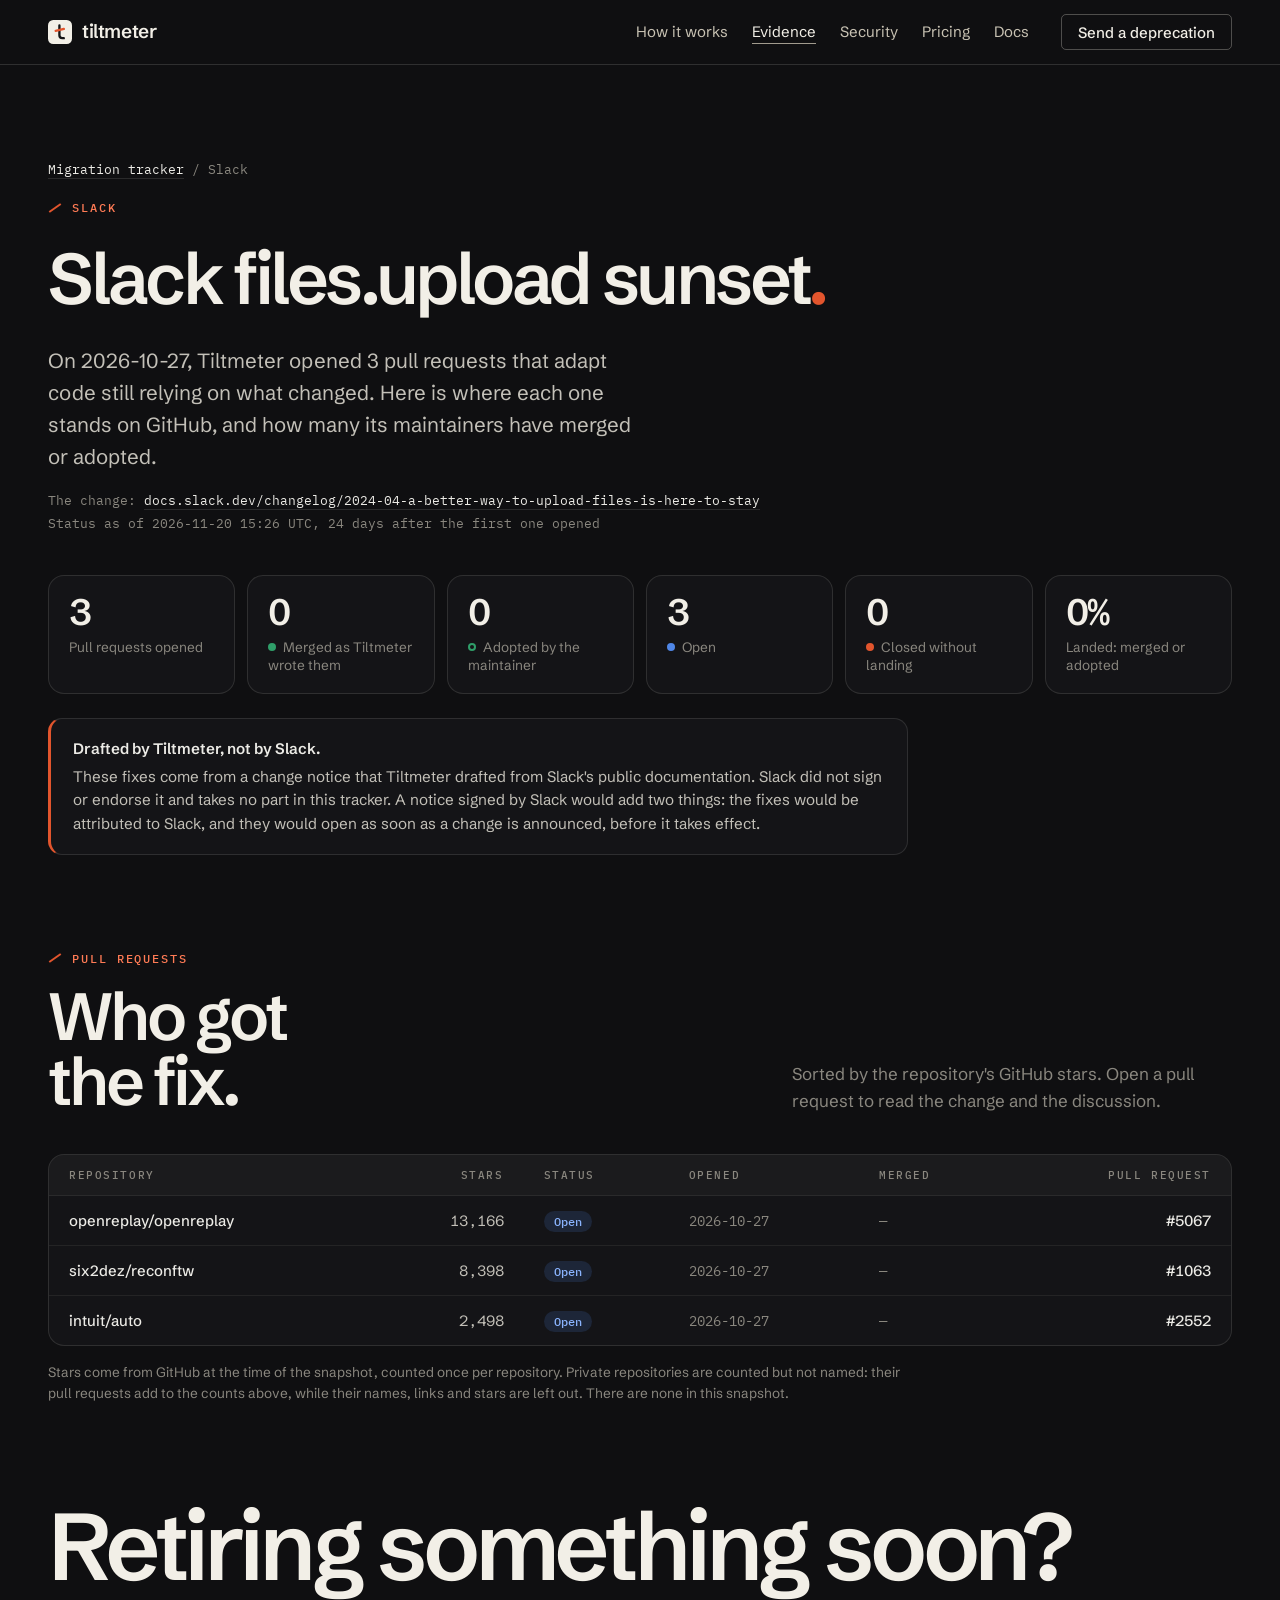
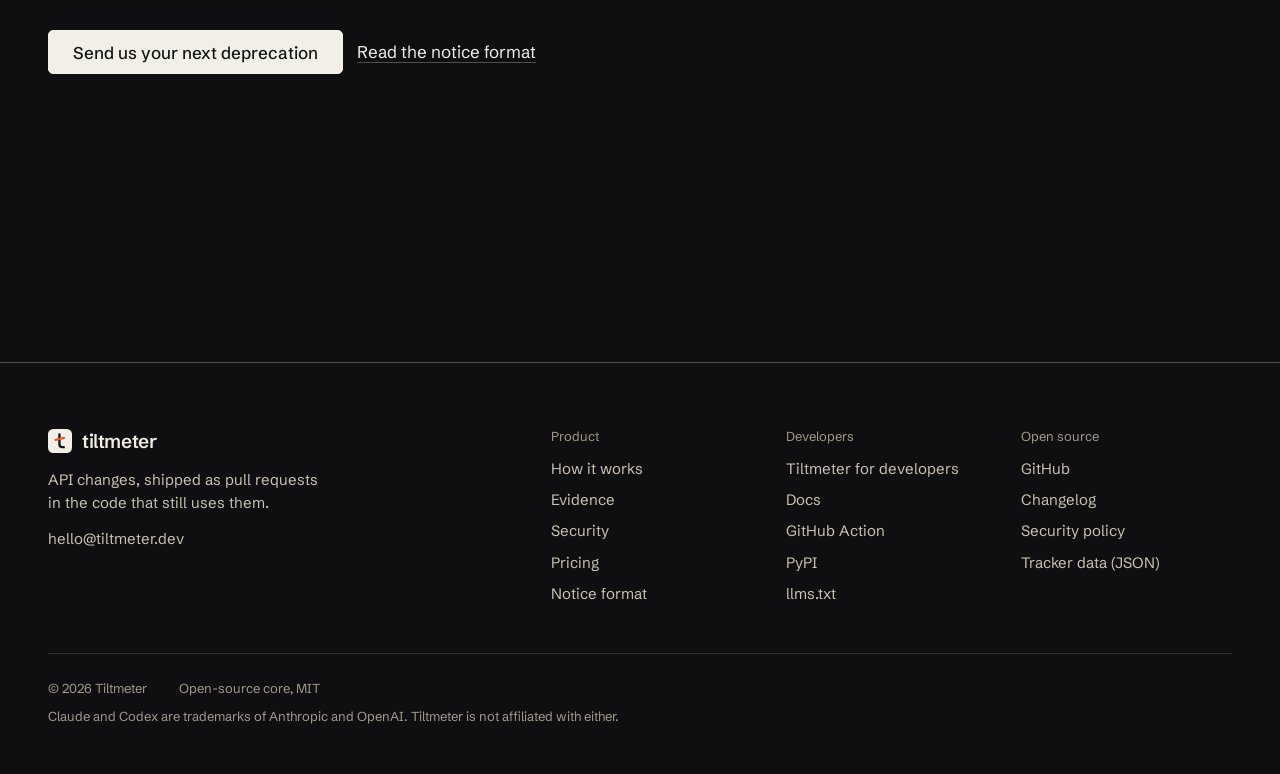
<file: migrations/slack/index.html>
<!doctype html>
<html lang="en">
<head>
  <meta charset="utf-8">
  <meta name="viewport" content="width=device-width, initial-scale=1">
  <meta name="color-scheme" content="dark">
  <title>Slack files.upload sunset · Tiltmeter migration tracker</title>
  <meta name="description" content="Slack files.upload sunset: 3 pull requests Tiltmeter opened in code that still used what changed, 0 landed so far. Drafted from Slack&#x27;s public documentation, not signed or endorsed by Slack.">
  <link rel="icon" href="/favicon.svg" type="image/svg+xml">
  <link rel="canonical" href="https://tiltmeter.dev/migrations/slack/">
  <meta property="og:type" content="website">
  <meta property="og:url" content="https://tiltmeter.dev/migrations/slack/">
  <meta property="og:title" content="Migration tracker: Slack files.upload sunset">
  <meta property="og:description" content="Slack files.upload sunset: 3 pull requests Tiltmeter opened in code that still used what changed, 0 landed so far. Drafted from Slack&#x27;s public documentation, not signed or endorsed by Slack.">
  <meta property="og:image" content="https://tiltmeter.dev/og.png">
  <meta property="og:image:width" content="1200">
  <meta property="og:image:height" content="630">
  <meta name="twitter:card" content="summary_large_image">
  <meta name="twitter:title" content="Migration tracker: Slack files.upload sunset">
  <meta name="twitter:description" content="Slack files.upload sunset: 3 pull requests Tiltmeter opened in code that still used what changed, 0 landed so far. Drafted from Slack&#x27;s public documentation, not signed or endorsed by Slack.">
  <meta name="twitter:image" content="https://tiltmeter.dev/og.png">
  <!-- shell:head:start -->
  <script>document.documentElement.classList.add("js")</script>
  <link rel="preload" href="/fonts/schibsted-grotesk-latin.woff2" as="font" type="font/woff2" crossorigin>
  <link rel="preload" href="/fonts/ibm-plex-mono-400-latin.woff2" as="font" type="font/woff2" crossorigin>
  <link rel="stylesheet" href="/styles.css">
  <link rel="stylesheet" href="/tokens.css">
  <link rel="stylesheet" href="/site.css">
  <script src="/site.js" defer></script>
  <!-- shell:head:end -->
  <link rel="alternate" type="text/plain" href="/llms.txt" title="llms.txt">
  <link rel="alternate" type="application/json" href="/migrations/status.json" title="Migration tracker data">
</head>
<body>
  <!-- Generated by scripts/migrations.py from migrations/status.json. Do not edit by hand. -->
  <!-- shell:nav:start -->
  <a class="skip-link" href="#main">Skip to content</a>
  <header class="site-nav">
    <div class="site-nav__in page">
      <a class="site-brand" href="/" aria-label="Tiltmeter, home"><svg viewBox="0 0 1024 1024" aria-hidden="true"><rect width="1024" height="1024" rx="224" fill="#f2efe7"/><path d="M487 230V651Q487 776 612 776H674" fill="none" stroke="#141416" stroke-width="100" stroke-linecap="round" stroke-linejoin="round"/><path d="M323 425H682" stroke="#e2552d" stroke-width="100" stroke-linecap="round" transform="rotate(-13 487 425)"/></svg><span aria-hidden="true">tiltmeter</span></a>
      <button class="site-nav__toggle" type="button" aria-expanded="false" aria-controls="site-menu">Menu</button>
      <nav class="site-nav__menu" id="site-menu" aria-label="Main">
        <ul class="site-nav__links">
          <li><a href="/#how">How it works</a></li>
          <li><a href="/migrations/" aria-current="page">Evidence</a></li>
          <li><a href="/#security">Security</a></li>
          <li><a href="/#pricing">Pricing</a></li>
          <li><a href="https://github.com/tiltmeter-dev/tiltmeter/blob/main/docs/getting-started.md">Docs</a></li>
        </ul>
        <a class="button button--line site-nav__cta" href="mailto:hello@tiltmeter.dev?subject=Our%20next%20deprecation&amp;body=What%20is%20changing%20(endpoint%2C%20model%20or%20field)%3A%0D%0A%0D%0AWhen%20it%20takes%20effect%3A%0D%0A%0D%0ALink%20to%20the%20announcement%20or%20docs%3A%0D%0A">Send a deprecation</a>
      </nav>
    </div>
  </header>
  <!-- shell:nav:end -->

  <main id="main">
    <section class="hero wrap mig-hero">
      <p class="crumbs"><a href="/migrations/">Migration tracker</a> / Slack</p>
      <p class="eyebrow">Slack</p>
      <h1>Slack files.upload sunset<span class="needle">.</span></h1>
      <p class="lede">On 2026-10-27, Tiltmeter opened 3 pull requests that adapt code still relying on what changed. Here is where each one stands on GitHub, and how many its maintainers have merged or adopted.</p>
      <p class="asof">The change: <a href="https://docs.slack.dev/changelog/2024-04-a-better-way-to-upload-files-is-here-to-stay">docs.slack.dev/changelog/2024-04-a-better-way-to-upload-files-is-here-to-stay</a><br>Status as of <time datetime="2026-11-20T15:26:04Z">2026-11-20 15:26</time> UTC, 24 days after the first one opened</p>
    </section>

    <section class="wrap">
      <dl class="stats">
        <div class="stat"><dt>Pull requests opened</dt><dd>3</dd></div>
        <div class="stat merged"><dt>Merged as Tiltmeter wrote them</dt><dd>0</dd></div>
        <div class="stat adopted"><dt>Adopted by the maintainer</dt><dd>0</dd></div>
        <div class="stat open"><dt>Open</dt><dd>3</dd></div>
        <div class="stat closed"><dt>Closed without landing</dt><dd>0</dd></div>
        <div class="stat"><dt>Landed: merged or adopted</dt><dd>0%</dd></div>
      </dl>
      <aside class="mig-note">
        <b>Drafted by Tiltmeter, not by Slack.</b>
        These fixes come from a change notice that Tiltmeter drafted from Slack's public documentation. Slack did not sign or endorse it and takes no part in this tracker. A notice signed by Slack would add two things: the fixes would be attributed to Slack, and they would open as soon as a change is announced, before it takes effect.
      </aside>
    </section>

    <section class="wrap section mig-section">
      <div class="split-head">
        <div>
          <p class="eyebrow">Pull requests</p>
          <h2>Who got<br>the fix.</h2>
        </div>
        <p class="side">Sorted by the repository's GitHub stars. Open a pull request to read the change and the discussion.</p>
      </div>
      <div class="scroll" role="region" aria-label="Pull requests for Slack files.upload sunset" tabindex="0">
        <table class="data">
          <thead>
            <tr><th scope="col">Repository</th><th scope="col" class="num">Stars</th><th scope="col">Status</th><th scope="col">Opened</th><th scope="col">Merged</th><th scope="col" class="num">Pull request</th></tr>
          </thead>
          <tbody>
            <tr><td><a href="https://github.com/openreplay/openreplay">openreplay/openreplay</a></td><td class="num">13,166</td><td><span class="badge open">Open</span></td><td class="date">2026-10-27</td><td class="date">—</td><td class="num"><a href="https://github.com/openreplay/openreplay/pull/5067">#5067</a></td></tr>
            <tr><td><a href="https://github.com/six2dez/reconftw">six2dez/reconftw</a></td><td class="num">8,398</td><td><span class="badge open">Open</span></td><td class="date">2026-10-27</td><td class="date">—</td><td class="num"><a href="https://github.com/six2dez/reconftw/pull/1063">#1063</a></td></tr>
            <tr><td><a href="https://github.com/intuit/auto">intuit/auto</a></td><td class="num">2,498</td><td><span class="badge open">Open</span></td><td class="date">2026-10-27</td><td class="date">—</td><td class="num"><a href="https://github.com/intuit/auto/pull/2552">#2552</a></td></tr>
          </tbody>
        </table>
      </div>
      <p class="footnote">Stars come from GitHub at the time of the snapshot, counted once per repository. Private repositories are counted but not named: their pull requests add to the counts above, while their names, links and stars are left out. There are none in this snapshot.</p>
    </section>

    <section class="wrap end">
      <h2>Retiring something soon?</h2>
      <div class="cta">
        <a class="button button--solid" href="mailto:hello@tiltmeter.dev?subject=Our%20next%20deprecation&amp;body=What%20is%20changing%20(endpoint%2C%20model%20or%20field)%3A%0D%0A%0D%0AWhen%20it%20takes%20effect%3A%0D%0A%0D%0ALink%20to%20the%20announcement%20or%20docs%3A%0D%0A">Send us your next deprecation</a>
        <a class="link" href="https://github.com/tiltmeter-dev/tiltmeter/blob/main/docs/notice-spec.md">Read the notice format</a>
      </div>
    </section>
  </main>

  <!-- shell:foot:start -->
  <footer class="site-foot">
    <div class="page">
      <div class="site-foot__in">
        <div class="site-foot__about">
          <a class="site-brand" href="/" aria-label="Tiltmeter, home"><svg viewBox="0 0 1024 1024" aria-hidden="true"><rect width="1024" height="1024" rx="224" fill="#f2efe7"/><path d="M487 230V651Q487 776 612 776H674" fill="none" stroke="#141416" stroke-width="100" stroke-linecap="round" stroke-linejoin="round"/><path d="M323 425H682" stroke="#e2552d" stroke-width="100" stroke-linecap="round" transform="rotate(-13 487 425)"/></svg><span aria-hidden="true">tiltmeter</span></a>
          <p>API changes, shipped as pull requests in the code that still uses them.</p>
          <a class="link" href="mailto:hello@tiltmeter.dev">hello@tiltmeter.dev</a>
        </div>
        <nav class="site-foot__cols" aria-label="Footer">
          <div>
            <h2>Product</h2>
            <ul>
              <li><a href="/#how">How it works</a></li>
              <li><a href="/migrations/">Evidence</a></li>
              <li><a href="/#security">Security</a></li>
              <li><a href="/#pricing">Pricing</a></li>
              <li><a href="https://github.com/tiltmeter-dev/tiltmeter/blob/main/docs/notice-spec.md">Notice format</a></li>
            </ul>
          </div>
          <div>
            <h2>Developers</h2>
            <ul>
              <li><a href="/developers/">Tiltmeter for developers</a></li>
              <li><a href="https://github.com/tiltmeter-dev/tiltmeter/blob/main/docs/getting-started.md">Docs</a></li>
              <li><a href="https://github.com/tiltmeter-dev/tiltmeter-action">GitHub Action</a></li>
              <li><a href="https://pypi.org/project/tiltmeter/">PyPI</a></li>
              <li><a href="/llms.txt">llms.txt</a></li>
            </ul>
          </div>
          <div>
            <h2>Open source</h2>
            <ul>
              <li><a href="https://github.com/tiltmeter-dev/tiltmeter">GitHub</a></li>
              <li><a href="https://github.com/tiltmeter-dev/tiltmeter/blob/main/CHANGELOG.md">Changelog</a></li>
              <li><a href="https://github.com/tiltmeter-dev/tiltmeter/blob/main/SECURITY.md">Security policy</a></li>
              <li><a href="/migrations/status.json">Tracker data (JSON)</a></li>
            </ul>
          </div>
        </nav>
      </div>
      <div class="site-foot__base">
        <p>© 2026 Tiltmeter</p>
        <p>Open-source core, MIT</p>
        <p>Claude and Codex are trademarks of Anthropic and OpenAI. Tiltmeter is not affiliated with either.</p>
      </div>
    </div>
  </footer>
  <!-- shell:foot:end -->
</body>
</html>
</file>
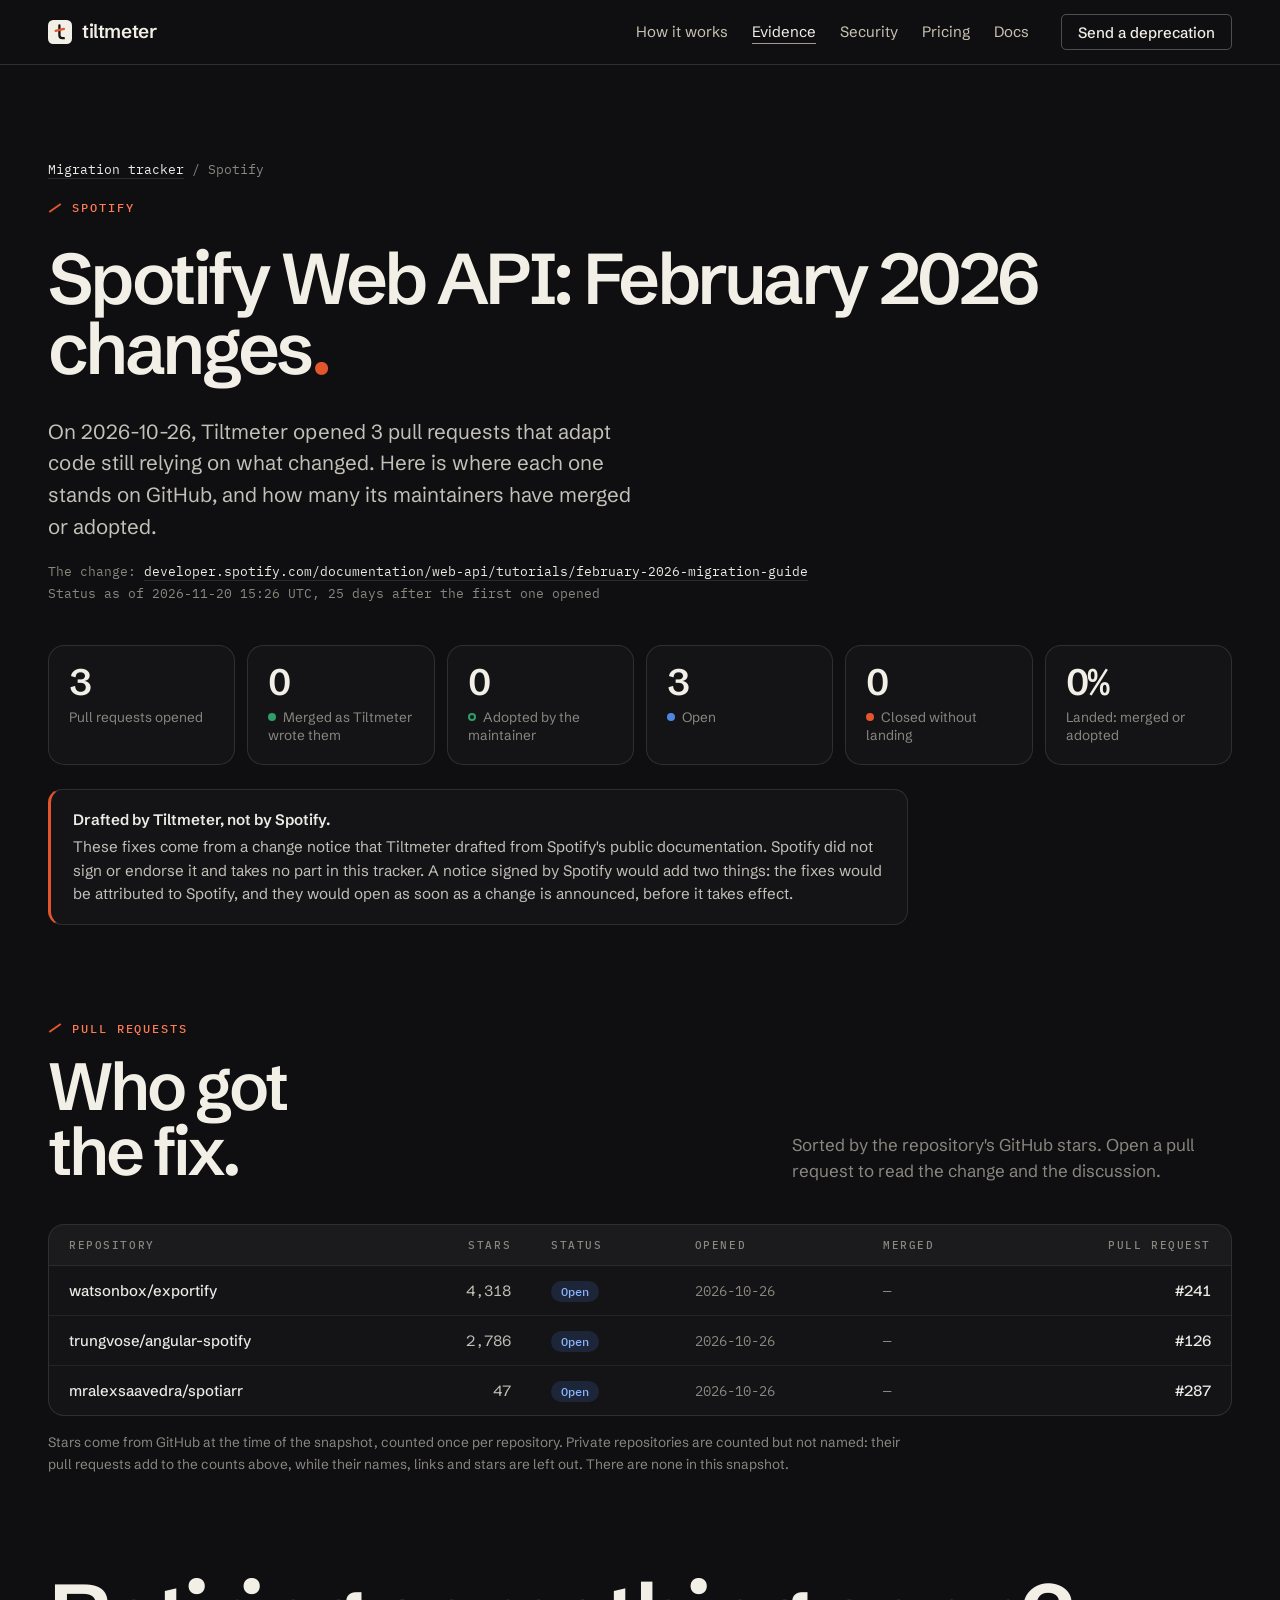
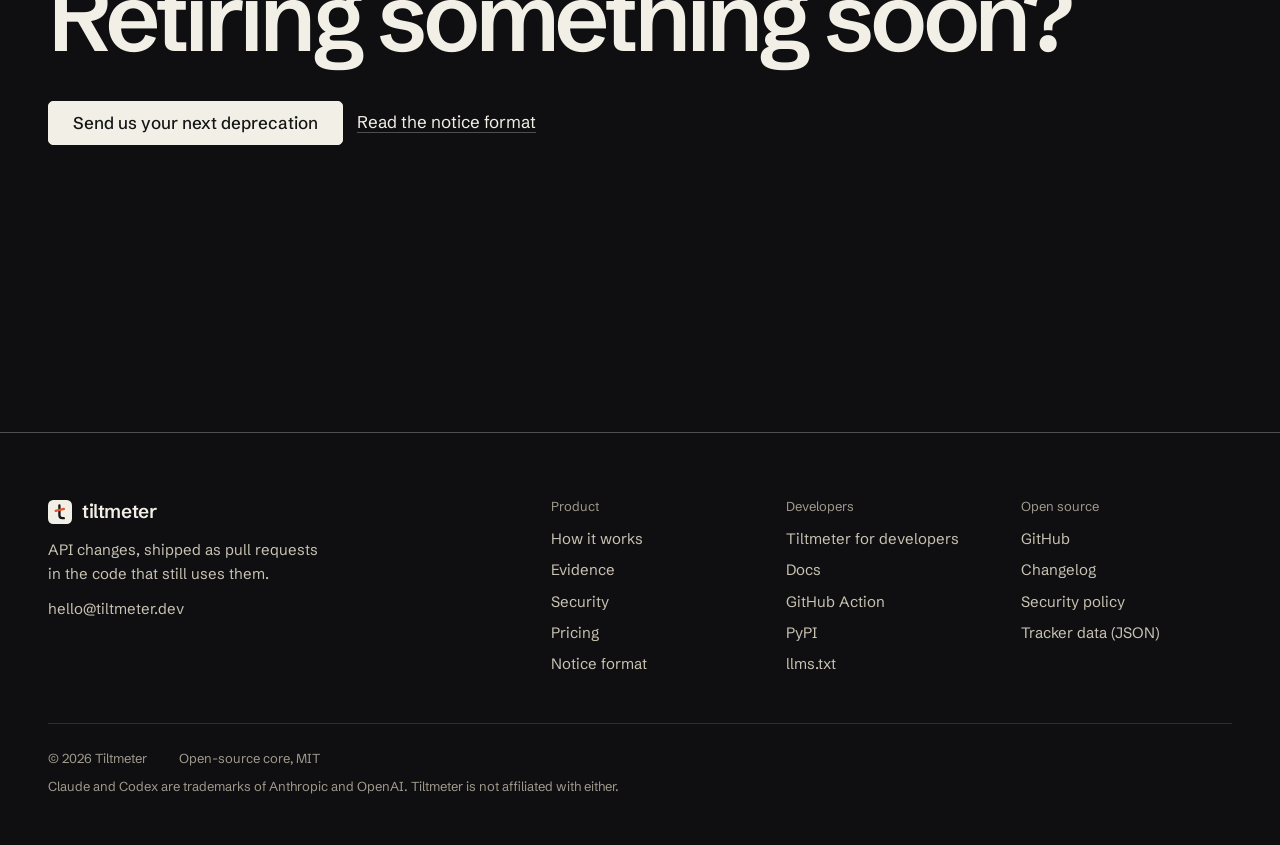
<file: migrations/spotify/index.html>
<!doctype html>
<html lang="en">
<head>
  <meta charset="utf-8">
  <meta name="viewport" content="width=device-width, initial-scale=1">
  <meta name="color-scheme" content="dark">
  <title>Spotify Web API: February 2026 changes · Tiltmeter migration tracker</title>
  <meta name="description" content="Spotify Web API: February 2026 changes: 3 pull requests Tiltmeter opened in code that still used what changed, 0 landed so far. Drafted from Spotify&#x27;s public documentation, not signed or endorsed by Spotify.">
  <link rel="icon" href="/favicon.svg" type="image/svg+xml">
  <link rel="canonical" href="https://tiltmeter.dev/migrations/spotify/">
  <meta property="og:type" content="website">
  <meta property="og:url" content="https://tiltmeter.dev/migrations/spotify/">
  <meta property="og:title" content="Migration tracker: Spotify Web API: February 2026 changes">
  <meta property="og:description" content="Spotify Web API: February 2026 changes: 3 pull requests Tiltmeter opened in code that still used what changed, 0 landed so far. Drafted from Spotify&#x27;s public documentation, not signed or endorsed by Spotify.">
  <meta property="og:image" content="https://tiltmeter.dev/og.png">
  <meta property="og:image:width" content="1200">
  <meta property="og:image:height" content="630">
  <meta name="twitter:card" content="summary_large_image">
  <meta name="twitter:title" content="Migration tracker: Spotify Web API: February 2026 changes">
  <meta name="twitter:description" content="Spotify Web API: February 2026 changes: 3 pull requests Tiltmeter opened in code that still used what changed, 0 landed so far. Drafted from Spotify&#x27;s public documentation, not signed or endorsed by Spotify.">
  <meta name="twitter:image" content="https://tiltmeter.dev/og.png">
  <!-- shell:head:start -->
  <script>document.documentElement.classList.add("js")</script>
  <link rel="preload" href="/fonts/schibsted-grotesk-latin.woff2" as="font" type="font/woff2" crossorigin>
  <link rel="preload" href="/fonts/ibm-plex-mono-400-latin.woff2" as="font" type="font/woff2" crossorigin>
  <link rel="stylesheet" href="/styles.css">
  <link rel="stylesheet" href="/tokens.css">
  <link rel="stylesheet" href="/site.css">
  <script src="/site.js" defer></script>
  <!-- shell:head:end -->
  <link rel="alternate" type="text/plain" href="/llms.txt" title="llms.txt">
  <link rel="alternate" type="application/json" href="/migrations/status.json" title="Migration tracker data">
</head>
<body>
  <!-- Generated by scripts/migrations.py from migrations/status.json. Do not edit by hand. -->
  <!-- shell:nav:start -->
  <a class="skip-link" href="#main">Skip to content</a>
  <header class="site-nav">
    <div class="site-nav__in page">
      <a class="site-brand" href="/" aria-label="Tiltmeter, home"><svg viewBox="0 0 1024 1024" aria-hidden="true"><rect width="1024" height="1024" rx="224" fill="#f2efe7"/><path d="M487 230V651Q487 776 612 776H674" fill="none" stroke="#141416" stroke-width="100" stroke-linecap="round" stroke-linejoin="round"/><path d="M323 425H682" stroke="#e2552d" stroke-width="100" stroke-linecap="round" transform="rotate(-13 487 425)"/></svg><span aria-hidden="true">tiltmeter</span></a>
      <button class="site-nav__toggle" type="button" aria-expanded="false" aria-controls="site-menu">Menu</button>
      <nav class="site-nav__menu" id="site-menu" aria-label="Main">
        <ul class="site-nav__links">
          <li><a href="/#how">How it works</a></li>
          <li><a href="/migrations/" aria-current="page">Evidence</a></li>
          <li><a href="/#security">Security</a></li>
          <li><a href="/#pricing">Pricing</a></li>
          <li><a href="https://github.com/tiltmeter-dev/tiltmeter/blob/main/docs/getting-started.md">Docs</a></li>
        </ul>
        <a class="button button--line site-nav__cta" href="mailto:hello@tiltmeter.dev?subject=Our%20next%20deprecation&amp;body=What%20is%20changing%20(endpoint%2C%20model%20or%20field)%3A%0D%0A%0D%0AWhen%20it%20takes%20effect%3A%0D%0A%0D%0ALink%20to%20the%20announcement%20or%20docs%3A%0D%0A">Send a deprecation</a>
      </nav>
    </div>
  </header>
  <!-- shell:nav:end -->

  <main id="main">
    <section class="hero wrap mig-hero">
      <p class="crumbs"><a href="/migrations/">Migration tracker</a> / Spotify</p>
      <p class="eyebrow">Spotify</p>
      <h1>Spotify Web API: February 2026 changes<span class="needle">.</span></h1>
      <p class="lede">On 2026-10-26, Tiltmeter opened 3 pull requests that adapt code still relying on what changed. Here is where each one stands on GitHub, and how many its maintainers have merged or adopted.</p>
      <p class="asof">The change: <a href="https://developer.spotify.com/documentation/web-api/tutorials/february-2026-migration-guide">developer.spotify.com/documentation/web-api/tutorials/february-2026-migration-guide</a><br>Status as of <time datetime="2026-11-20T15:26:04Z">2026-11-20 15:26</time> UTC, 25 days after the first one opened</p>
    </section>

    <section class="wrap">
      <dl class="stats">
        <div class="stat"><dt>Pull requests opened</dt><dd>3</dd></div>
        <div class="stat merged"><dt>Merged as Tiltmeter wrote them</dt><dd>0</dd></div>
        <div class="stat adopted"><dt>Adopted by the maintainer</dt><dd>0</dd></div>
        <div class="stat open"><dt>Open</dt><dd>3</dd></div>
        <div class="stat closed"><dt>Closed without landing</dt><dd>0</dd></div>
        <div class="stat"><dt>Landed: merged or adopted</dt><dd>0%</dd></div>
      </dl>
      <aside class="mig-note">
        <b>Drafted by Tiltmeter, not by Spotify.</b>
        These fixes come from a change notice that Tiltmeter drafted from Spotify's public documentation. Spotify did not sign or endorse it and takes no part in this tracker. A notice signed by Spotify would add two things: the fixes would be attributed to Spotify, and they would open as soon as a change is announced, before it takes effect.
      </aside>
    </section>

    <section class="wrap section mig-section">
      <div class="split-head">
        <div>
          <p class="eyebrow">Pull requests</p>
          <h2>Who got<br>the fix.</h2>
        </div>
        <p class="side">Sorted by the repository's GitHub stars. Open a pull request to read the change and the discussion.</p>
      </div>
      <div class="scroll" role="region" aria-label="Pull requests for Spotify Web API: February 2026 changes" tabindex="0">
        <table class="data">
          <thead>
            <tr><th scope="col">Repository</th><th scope="col" class="num">Stars</th><th scope="col">Status</th><th scope="col">Opened</th><th scope="col">Merged</th><th scope="col" class="num">Pull request</th></tr>
          </thead>
          <tbody>
            <tr><td><a href="https://github.com/watsonbox/exportify">watsonbox/exportify</a></td><td class="num">4,318</td><td><span class="badge open">Open</span></td><td class="date">2026-10-26</td><td class="date">—</td><td class="num"><a href="https://github.com/watsonbox/exportify/pull/241">#241</a></td></tr>
            <tr><td><a href="https://github.com/trungvose/angular-spotify">trungvose/angular-spotify</a></td><td class="num">2,786</td><td><span class="badge open">Open</span></td><td class="date">2026-10-26</td><td class="date">—</td><td class="num"><a href="https://github.com/trungvose/angular-spotify/pull/126">#126</a></td></tr>
            <tr><td><a href="https://github.com/mralexsaavedra/spotiarr">mralexsaavedra/spotiarr</a></td><td class="num">47</td><td><span class="badge open">Open</span></td><td class="date">2026-10-26</td><td class="date">—</td><td class="num"><a href="https://github.com/mralexsaavedra/spotiarr/pull/287">#287</a></td></tr>
          </tbody>
        </table>
      </div>
      <p class="footnote">Stars come from GitHub at the time of the snapshot, counted once per repository. Private repositories are counted but not named: their pull requests add to the counts above, while their names, links and stars are left out. There are none in this snapshot.</p>
    </section>

    <section class="wrap end">
      <h2>Retiring something soon?</h2>
      <div class="cta">
        <a class="button button--solid" href="mailto:hello@tiltmeter.dev?subject=Our%20next%20deprecation&amp;body=What%20is%20changing%20(endpoint%2C%20model%20or%20field)%3A%0D%0A%0D%0AWhen%20it%20takes%20effect%3A%0D%0A%0D%0ALink%20to%20the%20announcement%20or%20docs%3A%0D%0A">Send us your next deprecation</a>
        <a class="link" href="https://github.com/tiltmeter-dev/tiltmeter/blob/main/docs/notice-spec.md">Read the notice format</a>
      </div>
    </section>
  </main>

  <!-- shell:foot:start -->
  <footer class="site-foot">
    <div class="page">
      <div class="site-foot__in">
        <div class="site-foot__about">
          <a class="site-brand" href="/" aria-label="Tiltmeter, home"><svg viewBox="0 0 1024 1024" aria-hidden="true"><rect width="1024" height="1024" rx="224" fill="#f2efe7"/><path d="M487 230V651Q487 776 612 776H674" fill="none" stroke="#141416" stroke-width="100" stroke-linecap="round" stroke-linejoin="round"/><path d="M323 425H682" stroke="#e2552d" stroke-width="100" stroke-linecap="round" transform="rotate(-13 487 425)"/></svg><span aria-hidden="true">tiltmeter</span></a>
          <p>API changes, shipped as pull requests in the code that still uses them.</p>
          <a class="link" href="mailto:hello@tiltmeter.dev">hello@tiltmeter.dev</a>
        </div>
        <nav class="site-foot__cols" aria-label="Footer">
          <div>
            <h2>Product</h2>
            <ul>
              <li><a href="/#how">How it works</a></li>
              <li><a href="/migrations/">Evidence</a></li>
              <li><a href="/#security">Security</a></li>
              <li><a href="/#pricing">Pricing</a></li>
              <li><a href="https://github.com/tiltmeter-dev/tiltmeter/blob/main/docs/notice-spec.md">Notice format</a></li>
            </ul>
          </div>
          <div>
            <h2>Developers</h2>
            <ul>
              <li><a href="/developers/">Tiltmeter for developers</a></li>
              <li><a href="https://github.com/tiltmeter-dev/tiltmeter/blob/main/docs/getting-started.md">Docs</a></li>
              <li><a href="https://github.com/tiltmeter-dev/tiltmeter-action">GitHub Action</a></li>
              <li><a href="https://pypi.org/project/tiltmeter/">PyPI</a></li>
              <li><a href="/llms.txt">llms.txt</a></li>
            </ul>
          </div>
          <div>
            <h2>Open source</h2>
            <ul>
              <li><a href="https://github.com/tiltmeter-dev/tiltmeter">GitHub</a></li>
              <li><a href="https://github.com/tiltmeter-dev/tiltmeter/blob/main/CHANGELOG.md">Changelog</a></li>
              <li><a href="https://github.com/tiltmeter-dev/tiltmeter/blob/main/SECURITY.md">Security policy</a></li>
              <li><a href="/migrations/status.json">Tracker data (JSON)</a></li>
            </ul>
          </div>
        </nav>
      </div>
      <div class="site-foot__base">
        <p>© 2026 Tiltmeter</p>
        <p>Open-source core, MIT</p>
        <p>Claude and Codex are trademarks of Anthropic and OpenAI. Tiltmeter is not affiliated with either.</p>
      </div>
    </div>
  </footer>
  <!-- shell:foot:end -->
</body>
</html>
</file>
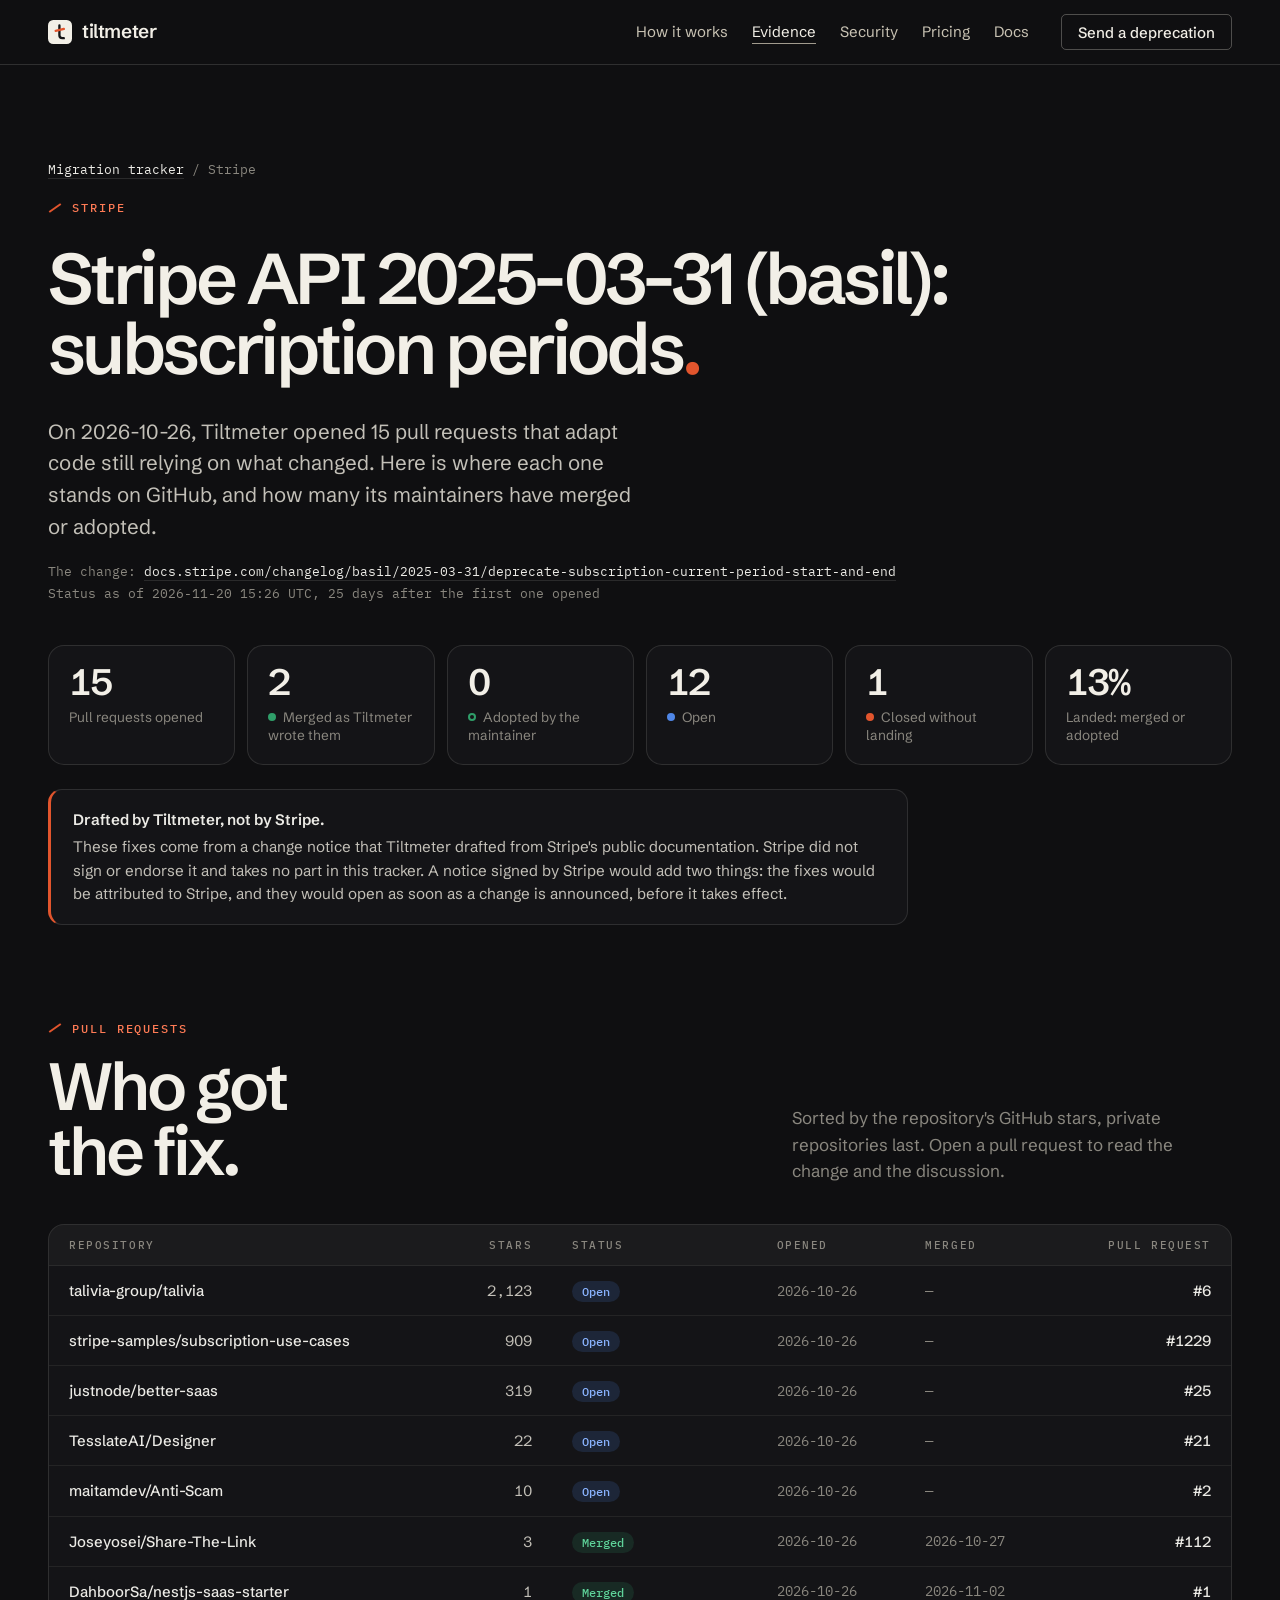
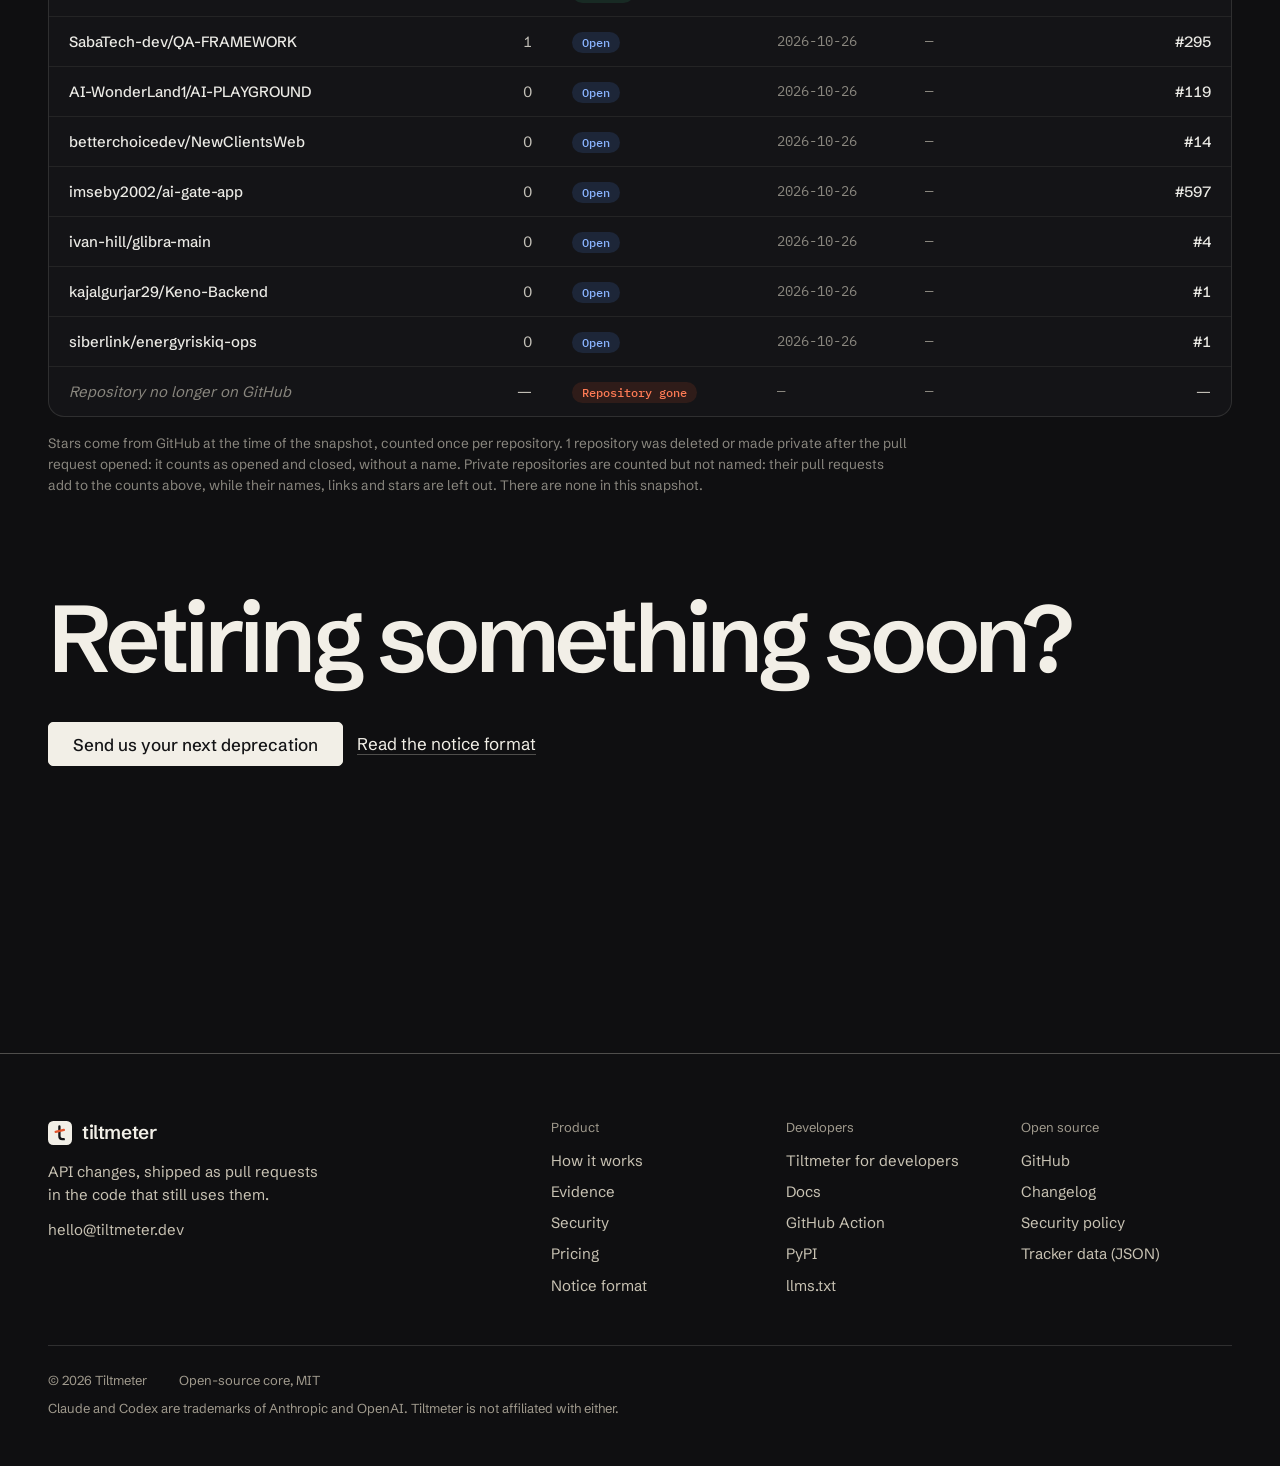
<file: migrations/stripe/index.html>
<!doctype html>
<html lang="en">
<head>
  <meta charset="utf-8">
  <meta name="viewport" content="width=device-width, initial-scale=1">
  <meta name="color-scheme" content="dark">
  <title>Stripe API 2025-03-31 (basil): subscription periods · Tiltmeter migration tracker</title>
  <meta name="description" content="Stripe API 2025-03-31 (basil): subscription periods: 15 pull requests Tiltmeter opened in code that still used what changed, 2 landed so far. Drafted from Stripe&#x27;s public documentation, not signed or endorsed by Stripe.">
  <link rel="icon" href="/favicon.svg" type="image/svg+xml">
  <link rel="canonical" href="https://tiltmeter.dev/migrations/stripe/">
  <meta property="og:type" content="website">
  <meta property="og:url" content="https://tiltmeter.dev/migrations/stripe/">
  <meta property="og:title" content="Migration tracker: Stripe API 2025-03-31 (basil): subscription periods">
  <meta property="og:description" content="Stripe API 2025-03-31 (basil): subscription periods: 15 pull requests Tiltmeter opened in code that still used what changed, 2 landed so far. Drafted from Stripe&#x27;s public documentation, not signed or endorsed by Stripe.">
  <meta property="og:image" content="https://tiltmeter.dev/og.png">
  <meta property="og:image:width" content="1200">
  <meta property="og:image:height" content="630">
  <meta name="twitter:card" content="summary_large_image">
  <meta name="twitter:title" content="Migration tracker: Stripe API 2025-03-31 (basil): subscription periods">
  <meta name="twitter:description" content="Stripe API 2025-03-31 (basil): subscription periods: 15 pull requests Tiltmeter opened in code that still used what changed, 2 landed so far. Drafted from Stripe&#x27;s public documentation, not signed or endorsed by Stripe.">
  <meta name="twitter:image" content="https://tiltmeter.dev/og.png">
  <!-- shell:head:start -->
  <script>document.documentElement.classList.add("js")</script>
  <link rel="preload" href="/fonts/schibsted-grotesk-latin.woff2" as="font" type="font/woff2" crossorigin>
  <link rel="preload" href="/fonts/ibm-plex-mono-400-latin.woff2" as="font" type="font/woff2" crossorigin>
  <link rel="stylesheet" href="/styles.css">
  <link rel="stylesheet" href="/tokens.css">
  <link rel="stylesheet" href="/site.css">
  <script src="/site.js" defer></script>
  <!-- shell:head:end -->
  <link rel="alternate" type="text/plain" href="/llms.txt" title="llms.txt">
  <link rel="alternate" type="application/json" href="/migrations/status.json" title="Migration tracker data">
</head>
<body>
  <!-- Generated by scripts/migrations.py from migrations/status.json. Do not edit by hand. -->
  <!-- shell:nav:start -->
  <a class="skip-link" href="#main">Skip to content</a>
  <header class="site-nav">
    <div class="site-nav__in page">
      <a class="site-brand" href="/" aria-label="Tiltmeter, home"><svg viewBox="0 0 1024 1024" aria-hidden="true"><rect width="1024" height="1024" rx="224" fill="#f2efe7"/><path d="M487 230V651Q487 776 612 776H674" fill="none" stroke="#141416" stroke-width="100" stroke-linecap="round" stroke-linejoin="round"/><path d="M323 425H682" stroke="#e2552d" stroke-width="100" stroke-linecap="round" transform="rotate(-13 487 425)"/></svg><span aria-hidden="true">tiltmeter</span></a>
      <button class="site-nav__toggle" type="button" aria-expanded="false" aria-controls="site-menu">Menu</button>
      <nav class="site-nav__menu" id="site-menu" aria-label="Main">
        <ul class="site-nav__links">
          <li><a href="/#how">How it works</a></li>
          <li><a href="/migrations/" aria-current="page">Evidence</a></li>
          <li><a href="/#security">Security</a></li>
          <li><a href="/#pricing">Pricing</a></li>
          <li><a href="https://github.com/tiltmeter-dev/tiltmeter/blob/main/docs/getting-started.md">Docs</a></li>
        </ul>
        <a class="button button--line site-nav__cta" href="mailto:hello@tiltmeter.dev?subject=Our%20next%20deprecation&amp;body=What%20is%20changing%20(endpoint%2C%20model%20or%20field)%3A%0D%0A%0D%0AWhen%20it%20takes%20effect%3A%0D%0A%0D%0ALink%20to%20the%20announcement%20or%20docs%3A%0D%0A">Send a deprecation</a>
      </nav>
    </div>
  </header>
  <!-- shell:nav:end -->

  <main id="main">
    <section class="hero wrap mig-hero">
      <p class="crumbs"><a href="/migrations/">Migration tracker</a> / Stripe</p>
      <p class="eyebrow">Stripe</p>
      <h1>Stripe API 2025-03-31 (basil): subscription periods<span class="needle">.</span></h1>
      <p class="lede">On 2026-10-26, Tiltmeter opened 15 pull requests that adapt code still relying on what changed. Here is where each one stands on GitHub, and how many its maintainers have merged or adopted.</p>
      <p class="asof">The change: <a href="https://docs.stripe.com/changelog/basil/2025-03-31/deprecate-subscription-current-period-start-and-end">docs.stripe.com/changelog/basil/2025-03-31/deprecate-subscription-current-period-start-and-end</a><br>Status as of <time datetime="2026-11-20T15:26:04Z">2026-11-20 15:26</time> UTC, 25 days after the first one opened</p>
    </section>

    <section class="wrap">
      <dl class="stats">
        <div class="stat"><dt>Pull requests opened</dt><dd>15</dd></div>
        <div class="stat merged"><dt>Merged as Tiltmeter wrote them</dt><dd>2</dd></div>
        <div class="stat adopted"><dt>Adopted by the maintainer</dt><dd>0</dd></div>
        <div class="stat open"><dt>Open</dt><dd>12</dd></div>
        <div class="stat closed"><dt>Closed without landing</dt><dd>1</dd></div>
        <div class="stat"><dt>Landed: merged or adopted</dt><dd>13%</dd></div>
      </dl>
      <aside class="mig-note">
        <b>Drafted by Tiltmeter, not by Stripe.</b>
        These fixes come from a change notice that Tiltmeter drafted from Stripe's public documentation. Stripe did not sign or endorse it and takes no part in this tracker. A notice signed by Stripe would add two things: the fixes would be attributed to Stripe, and they would open as soon as a change is announced, before it takes effect.
      </aside>
    </section>

    <section class="wrap section mig-section">
      <div class="split-head">
        <div>
          <p class="eyebrow">Pull requests</p>
          <h2>Who got<br>the fix.</h2>
        </div>
        <p class="side">Sorted by the repository's GitHub stars, private repositories last. Open a pull request to read the change and the discussion.</p>
      </div>
      <div class="scroll" role="region" aria-label="Pull requests for Stripe API 2025-03-31 (basil): subscription periods" tabindex="0">
        <table class="data">
          <thead>
            <tr><th scope="col">Repository</th><th scope="col" class="num">Stars</th><th scope="col">Status</th><th scope="col">Opened</th><th scope="col">Merged</th><th scope="col" class="num">Pull request</th></tr>
          </thead>
          <tbody>
            <tr><td><a href="https://github.com/talivia-group/talivia">talivia-group/talivia</a></td><td class="num">2,123</td><td><span class="badge open">Open</span></td><td class="date">2026-10-26</td><td class="date">—</td><td class="num"><a href="https://github.com/talivia-group/talivia/pull/6">#6</a></td></tr>
            <tr><td><a href="https://github.com/stripe-samples/subscription-use-cases">stripe-samples/subscription-use-cases</a></td><td class="num">909</td><td><span class="badge open">Open</span></td><td class="date">2026-10-26</td><td class="date">—</td><td class="num"><a href="https://github.com/stripe-samples/subscription-use-cases/pull/1229">#1229</a></td></tr>
            <tr><td><a href="https://github.com/justnode/better-saas">justnode/better-saas</a></td><td class="num">319</td><td><span class="badge open">Open</span></td><td class="date">2026-10-26</td><td class="date">—</td><td class="num"><a href="https://github.com/justnode/better-saas/pull/25">#25</a></td></tr>
            <tr><td><a href="https://github.com/TesslateAI/Designer">TesslateAI/Designer</a></td><td class="num">22</td><td><span class="badge open">Open</span></td><td class="date">2026-10-26</td><td class="date">—</td><td class="num"><a href="https://github.com/TesslateAI/Designer/pull/21">#21</a></td></tr>
            <tr><td><a href="https://github.com/maitamdev/Anti-Scam">maitamdev/Anti-Scam</a></td><td class="num">10</td><td><span class="badge open">Open</span></td><td class="date">2026-10-26</td><td class="date">—</td><td class="num"><a href="https://github.com/maitamdev/Anti-Scam/pull/2">#2</a></td></tr>
            <tr><td><a href="https://github.com/Joseyosei/Share-The-Link">Joseyosei/Share-The-Link</a></td><td class="num">3</td><td><span class="badge merged">Merged</span></td><td class="date">2026-10-26</td><td class="date">2026-10-27</td><td class="num"><a href="https://github.com/Joseyosei/Share-The-Link/pull/112">#112</a></td></tr>
            <tr><td><a href="https://github.com/DahboorSa/nestjs-saas-starter">DahboorSa/nestjs-saas-starter</a></td><td class="num">1</td><td><span class="badge merged">Merged</span></td><td class="date">2026-10-26</td><td class="date">2026-11-02</td><td class="num"><a href="https://github.com/DahboorSa/nestjs-saas-starter/pull/1">#1</a></td></tr>
            <tr><td><a href="https://github.com/SabaTech-dev/QA-FRAMEWORK">SabaTech-dev/QA-FRAMEWORK</a></td><td class="num">1</td><td><span class="badge open">Open</span></td><td class="date">2026-10-26</td><td class="date">—</td><td class="num"><a href="https://github.com/SabaTech-dev/QA-FRAMEWORK/pull/295">#295</a></td></tr>
            <tr><td><a href="https://github.com/AI-WonderLand1/AI-PLAYGROUND">AI-WonderLand1/AI-PLAYGROUND</a></td><td class="num">0</td><td><span class="badge open">Open</span></td><td class="date">2026-10-26</td><td class="date">—</td><td class="num"><a href="https://github.com/AI-WonderLand1/AI-PLAYGROUND/pull/119">#119</a></td></tr>
            <tr><td><a href="https://github.com/betterchoicedev/NewClientsWeb">betterchoicedev/NewClientsWeb</a></td><td class="num">0</td><td><span class="badge open">Open</span></td><td class="date">2026-10-26</td><td class="date">—</td><td class="num"><a href="https://github.com/betterchoicedev/NewClientsWeb/pull/14">#14</a></td></tr>
            <tr><td><a href="https://github.com/imseby2002/ai-gate-app">imseby2002/ai-gate-app</a></td><td class="num">0</td><td><span class="badge open">Open</span></td><td class="date">2026-10-26</td><td class="date">—</td><td class="num"><a href="https://github.com/imseby2002/ai-gate-app/pull/597">#597</a></td></tr>
            <tr><td><a href="https://github.com/ivan-hill/glibra-main">ivan-hill/glibra-main</a></td><td class="num">0</td><td><span class="badge open">Open</span></td><td class="date">2026-10-26</td><td class="date">—</td><td class="num"><a href="https://github.com/ivan-hill/glibra-main/pull/4">#4</a></td></tr>
            <tr><td><a href="https://github.com/kajalgurjar29/Keno-Backend">kajalgurjar29/Keno-Backend</a></td><td class="num">0</td><td><span class="badge open">Open</span></td><td class="date">2026-10-26</td><td class="date">—</td><td class="num"><a href="https://github.com/kajalgurjar29/Keno-Backend/pull/1">#1</a></td></tr>
            <tr><td><a href="https://github.com/siberlink/energyriskiq-ops">siberlink/energyriskiq-ops</a></td><td class="num">0</td><td><span class="badge open">Open</span></td><td class="date">2026-10-26</td><td class="date">—</td><td class="num"><a href="https://github.com/siberlink/energyriskiq-ops/pull/1">#1</a></td></tr>
            <tr><td><span class="anon">Repository no longer on GitHub</span></td><td class="num">—</td><td><span class="badge closed" title="The repository was deleted or made private">Repository gone</span></td><td class="date">—</td><td class="date">—</td><td class="num">—</td></tr>
          </tbody>
        </table>
      </div>
      <p class="footnote">Stars come from GitHub at the time of the snapshot, counted once per repository. 1 repository was deleted or made private after the pull request opened: it counts as opened and closed, without a name. Private repositories are counted but not named: their pull requests add to the counts above, while their names, links and stars are left out. There are none in this snapshot.</p>
    </section>

    <section class="wrap end">
      <h2>Retiring something soon?</h2>
      <div class="cta">
        <a class="button button--solid" href="mailto:hello@tiltmeter.dev?subject=Our%20next%20deprecation&amp;body=What%20is%20changing%20(endpoint%2C%20model%20or%20field)%3A%0D%0A%0D%0AWhen%20it%20takes%20effect%3A%0D%0A%0D%0ALink%20to%20the%20announcement%20or%20docs%3A%0D%0A">Send us your next deprecation</a>
        <a class="link" href="https://github.com/tiltmeter-dev/tiltmeter/blob/main/docs/notice-spec.md">Read the notice format</a>
      </div>
    </section>
  </main>

  <!-- shell:foot:start -->
  <footer class="site-foot">
    <div class="page">
      <div class="site-foot__in">
        <div class="site-foot__about">
          <a class="site-brand" href="/" aria-label="Tiltmeter, home"><svg viewBox="0 0 1024 1024" aria-hidden="true"><rect width="1024" height="1024" rx="224" fill="#f2efe7"/><path d="M487 230V651Q487 776 612 776H674" fill="none" stroke="#141416" stroke-width="100" stroke-linecap="round" stroke-linejoin="round"/><path d="M323 425H682" stroke="#e2552d" stroke-width="100" stroke-linecap="round" transform="rotate(-13 487 425)"/></svg><span aria-hidden="true">tiltmeter</span></a>
          <p>API changes, shipped as pull requests in the code that still uses them.</p>
          <a class="link" href="mailto:hello@tiltmeter.dev">hello@tiltmeter.dev</a>
        </div>
        <nav class="site-foot__cols" aria-label="Footer">
          <div>
            <h2>Product</h2>
            <ul>
              <li><a href="/#how">How it works</a></li>
              <li><a href="/migrations/">Evidence</a></li>
              <li><a href="/#security">Security</a></li>
              <li><a href="/#pricing">Pricing</a></li>
              <li><a href="https://github.com/tiltmeter-dev/tiltmeter/blob/main/docs/notice-spec.md">Notice format</a></li>
            </ul>
          </div>
          <div>
            <h2>Developers</h2>
            <ul>
              <li><a href="/developers/">Tiltmeter for developers</a></li>
              <li><a href="https://github.com/tiltmeter-dev/tiltmeter/blob/main/docs/getting-started.md">Docs</a></li>
              <li><a href="https://github.com/tiltmeter-dev/tiltmeter-action">GitHub Action</a></li>
              <li><a href="https://pypi.org/project/tiltmeter/">PyPI</a></li>
              <li><a href="/llms.txt">llms.txt</a></li>
            </ul>
          </div>
          <div>
            <h2>Open source</h2>
            <ul>
              <li><a href="https://github.com/tiltmeter-dev/tiltmeter">GitHub</a></li>
              <li><a href="https://github.com/tiltmeter-dev/tiltmeter/blob/main/CHANGELOG.md">Changelog</a></li>
              <li><a href="https://github.com/tiltmeter-dev/tiltmeter/blob/main/SECURITY.md">Security policy</a></li>
              <li><a href="/migrations/status.json">Tracker data (JSON)</a></li>
            </ul>
          </div>
        </nav>
      </div>
      <div class="site-foot__base">
        <p>© 2026 Tiltmeter</p>
        <p>Open-source core, MIT</p>
        <p>Claude and Codex are trademarks of Anthropic and OpenAI. Tiltmeter is not affiliated with either.</p>
      </div>
    </div>
  </footer>
  <!-- shell:foot:end -->
</body>
</html>
</file>
<file: styles.css>
:root {
  --bg: #0a0a0b;
  --bg-2: #101012;
  --card: #141417;
  --ink: #ecebe6;
  --ink-2: #c3c0b8;
  --soft: #8a877f;
  --line: rgba(236, 233, 224, 0.12);
  --line-2: rgba(236, 233, 224, 0.07);
  --red: #e2552d;
  --red-ink: #ff7b55;
  --amber: #e0a24a;
  --blue: #4f86e6;
  --green: #2f9e69;
  --night: #050506;
  --night-line: rgba(255, 255, 255, 0.08);
  --night-text: #e7e5df;
  --night-mute: #8d8a82;
  --sans: "Schibsted Grotesk", "Schibsted Grotesk Fallback", ui-sans-serif, system-ui, sans-serif;
  --mono: "IBM Plex Mono", ui-monospace, "SF Mono", Menlo, monospace;
  color-scheme: dark;
}

* { box-sizing: border-box; margin: 0; padding: 0; }
html { background: var(--bg); scroll-behavior: smooth; scroll-padding-top: 80px; }
body {
  background: var(--bg);
  color: var(--ink);
  font: 17px/1.55 var(--sans);
  -webkit-font-smoothing: antialiased;
  letter-spacing: -0.011em;
}
a { color: inherit; text-decoration: none; }
code, pre { font-family: var(--mono); }
code { font-size: 0.9em; }
:focus-visible { outline: 2px solid var(--red); outline-offset: 3px; border-radius: 4px; }
::selection { background: rgba(226, 85, 45, 0.25); }

/* The same measure as .page in site.css, so old and new sections share their edges. */
.wrap { width: min(var(--grid-max), 100% - 2 * var(--page-margin)); margin: 0 auto; }
.muted { color: var(--soft); }
.needle { color: var(--red); }
.bad { color: var(--red-ink); }
.warn { color: var(--amber); }
.info { color: var(--blue); }
.ok { color: var(--green); }

[hidden] { display: none !important; }

/* Navigation */
.nav {
  position: sticky; top: 0; z-index: 10;
  background: rgba(10, 10, 11, 0.78);
  backdrop-filter: blur(14px); -webkit-backdrop-filter: blur(14px);
  border-bottom: 1px solid var(--line-2);
}
.nav-in { width: min(1160px, 100% - 40px); margin: 0 auto; height: 64px; display: flex; align-items: center; gap: 32px; }
.brand { display: flex; align-items: center; gap: 10px; font-weight: 600; font-size: 1.1rem; letter-spacing: -0.035em; }
.brand svg { width: 26px; height: 26px; }
.links { display: flex; gap: 24px; margin-left: auto; font-size: 0.92rem; color: var(--soft); }
.links a:hover { color: var(--ink); }

.btn {
  display: inline-flex; align-items: center; gap: 8px;
  padding: 10px 16px; border-radius: 10px; border: 1px solid var(--ink);
  background: var(--ink); color: var(--bg); font: 500 0.92rem var(--sans); cursor: pointer;
  transition: transform 0.2s ease, background 0.2s ease;
}
.btn:hover { transform: translateY(-1px); }
.btn.ghost { background: transparent; color: var(--ink); border-color: var(--line); }
.btn.ghost:hover { border-color: var(--ink); }
.btn.small { padding: 6px 12px; font-size: 0.82rem; }

/* Hero */
.hero { padding: 96px 0 56px; }
.kicker, .eyebrow {
  font: 500 0.75rem var(--mono); letter-spacing: 0.16em; text-transform: uppercase; color: var(--soft);
}
.eyebrow { display: flex; align-items: center; gap: 10px; color: var(--red-ink); }
.eyebrow::before { content: ""; width: 14px; height: 2px; background: var(--red); transform: rotate(-35deg); }
h1 {
  margin-top: 28px;
  font-size: clamp(2.9rem, 7.2vw, 6.2rem); line-height: 0.93; letter-spacing: -0.055em; font-weight: 600;
}
.hero-row { margin-top: 44px; display: grid; grid-template-columns: minmax(0, 1fr) auto; gap: 40px; align-items: end; }
.lede { max-width: 600px; font-size: clamp(1.08rem, 1.6vw, 1.28rem); color: var(--ink-2); }
.cta { display: flex; flex-direction: column; align-items: flex-start; gap: 14px; }
.install {
  display: inline-flex; align-items: center; gap: 12px;
  padding: 14px 14px 14px 20px; border-radius: 12px; border: 0;
  background: var(--ink); color: var(--bg); cursor: pointer; font: 500 1rem var(--mono);
  box-shadow: 0 1px 0 rgba(255, 255, 255, 0.08) inset, 0 18px 40px -18px rgba(0, 0, 0, 0.85);
  transition: transform 0.2s ease;
}
.install:hover { transform: translateY(-1px); }
.install .ps { color: var(--red); }
.install code { font-size: 1rem; }
.hint { font: 500 0.72rem var(--sans); color: var(--fg-3, #a19b8e); padding: 4px 10px; border-radius: 999px; background: rgba(255, 255, 255, 0.08); }
.more { font-size: 0.92rem; color: var(--soft); border-bottom: 1px solid var(--line); }
.more:hover { color: var(--ink); border-color: var(--ink); }
.agent-note { font-size: 0.85rem; color: var(--soft); }
.agent-note a { font-family: var(--mono); color: var(--ink); border-bottom: 1px solid var(--line); }

/* The instrument: a seismogram of one API */
.instrument {
  overflow: hidden; border-radius: 20px; border: 1px solid var(--line);
  background: var(--card); box-shadow: 0 40px 80px -50px rgba(0, 0, 0, 0.75);
}
.trace-head {
  display: flex; justify-content: space-between; gap: 16px; flex-wrap: wrap;
  padding: 16px 22px; border-bottom: 1px solid var(--line-2); font: 0.82rem var(--mono);
}
.legend { display: flex; align-items: center; gap: 8px; color: var(--soft); }
.dot { display: inline-block; width: 8px; height: 8px; border-radius: 50%; margin-left: 10px; }
.dot.ok { background: var(--ink); }
.dot.bad { background: var(--red); }
.trace {
  position: relative; height: 240px;
  background:
    linear-gradient(var(--line-2) 1px, transparent 1px) 0 0 / 100% 24px,
    linear-gradient(90deg, var(--line-2) 1px, transparent 1px) 0 0 / 30px 100%;
}
.trace svg { position: absolute; inset: 10px 0; width: 100%; height: calc(100% - 20px); overflow: visible; }
.baseline { stroke: var(--line); stroke-dasharray: 3 5; vector-effect: non-scaling-stroke; }
.seg { fill: none; stroke: var(--ink); stroke-width: 1.6; stroke-linejoin: round; vector-effect: non-scaling-stroke; }
.seg.quake { stroke: var(--red); stroke-width: 2; }
.pen {
  position: absolute; width: 9px; height: 9px; margin: -4.5px 0 0 -4.5px; border-radius: 50%;
  background: var(--red); box-shadow: 0 0 0 4px rgba(226, 85, 45, 0.18);
}
.event {
  position: absolute; top: 14px; right: calc(36% + 28px); max-width: 300px;
  padding: 10px 14px; border-radius: 10px; border: 1px solid rgba(226, 85, 45, 0.35); border-left: 3px solid var(--red);
  background: var(--card); font-size: 0.82rem; color: var(--ink-2);
  box-shadow: 0 10px 30px -18px rgba(0, 0, 0, 0.80);
  opacity: 0; transform: translateY(6px); transition: opacity 0.5s ease, transform 0.5s ease;
}
.event-title { font: 600 0.75rem var(--mono); letter-spacing: 0.06em; color: var(--red-ink); margin-bottom: 4px; }
.settle {
  position: absolute; right: 22px; bottom: 14px; font: 0.75rem var(--mono); color: var(--soft);
  opacity: 0; transition: opacity 0.6s ease;
}
.trace.shown .event, .trace.settled .settle { opacity: 1; transform: none; }
.ticks {
  position: relative; height: 30px; border-top: 1px solid var(--line-2);
  font: 0.7rem var(--mono); color: var(--soft);
}
.ticks span { position: absolute; top: 8px; transform: translateX(-50%); white-space: nowrap; }
.ticks span:first-child { transform: none; left: 22px; }
.ticks span:last-child { transform: none; right: 22px; }
.ticks .hot { color: var(--red-ink); }

/* Dark terminal panels */
.term.dark {
  background: var(--night); color: var(--night-text); border-radius: 16px;
  padding: 22px 24px; font: 0.82rem/1.75 var(--mono); overflow-x: auto;
}
.term.dark pre { font: inherit; white-space: pre; }
.term.dark .bad { color: #ff8a6b; }
.term.dark .info { color: #8ab8ff; }
.term.dark .ok { color: #6fd9a0; }
.term.dark .warn { color: #f2c05c; }
.term.dark .mu { color: var(--night-mute); }
.term.dark .k { color: #c9c4b8; }
.term.dark .ps { color: var(--red); }
.term.dark b { font-weight: 600; }
.term.dark pre.sep { margin-top: 18px; padding-top: 18px; border-top: 1px solid var(--night-line); }
.instrument .term.dark { border-radius: 0; padding: 26px 28px; }
.explain {
  margin-top: 18px; padding-top: 16px; border-top: 1px solid var(--night-line);
  font: 0.92rem/1.6 var(--sans); color: var(--night-text); white-space: normal;
}
.explain code { color: #fff; }
.tag {
  display: inline-block; margin-right: 10px; padding: 2px 8px; border-radius: 6px;
  font: 500 0.7rem var(--mono); letter-spacing: 0.06em; text-transform: uppercase;
  background: rgba(226, 85, 45, 0.18); color: #ff9f84;
}

/* Statement */
.statement { padding: 140px 0 40px; }
.statement p {
  max-width: 1040px; font-size: clamp(2rem, 4.6vw, 3.7rem); line-height: 1.06; letter-spacing: -0.04em; font-weight: 600; color: var(--soft);
}
.statement .ink { color: var(--ink); }
.statement .soft { color: #a29e95; }

/* Sections */
.section { padding: 120px 0; }
h2 {
  margin-top: 18px;
  font-size: clamp(2.4rem, 5.2vw, 4.3rem); line-height: 0.98; letter-spacing: -0.048em; font-weight: 600;
}
h3 { font-size: 1.15rem; letter-spacing: -0.025em; font-weight: 600; }
.body { margin-top: 22px; max-width: 520px; color: var(--ink-2); }
.body code, .checks code, .har code, .table code, .tools code, blockquote code, .privacy code, .pr-note code {
  padding: 1px 6px; border-radius: 5px; background: rgba(236, 233, 224, 0.06);
}
code.line {
  display: block; width: fit-content; max-width: 100%; overflow-x: auto; white-space: nowrap;
  margin-top: 14px; padding: 10px 14px; border-radius: 10px;
  background: var(--card); border: 1px solid var(--line); font-size: 0.85rem;
}
.band { background: var(--bg-2); border-block: 1px solid var(--line-2); }

.steps { list-style: none; margin-top: 56px; display: grid; grid-template-columns: repeat(4, 1fr); gap: 0; border-top: 1px solid var(--line); }
.steps li { padding: 28px 24px 0 0; display: flex; flex-direction: column; gap: 10px; }
.steps li + li { padding-left: 24px; border-left: 1px solid var(--line-2); }
.steps .n { font: 500 0.8rem var(--mono); color: var(--red-ink); }
.steps p { color: var(--soft); font-size: 0.95rem; }
.mini {
  margin-top: auto; padding: 14px 16px; border-radius: 12px; border: 1px solid var(--line);
  background: var(--card); font-size: 0.75rem; line-height: 1.7; white-space: pre; overflow-x: auto;
}
.har { margin-top: 56px; max-width: 720px; color: var(--ink-2); }

.split-head { display: grid; grid-template-columns: minmax(0, 1fr) minmax(0, 0.8fr); gap: 40px; align-items: end; }
.side { color: var(--soft); max-width: 440px; justify-self: end; }
.side p + p { margin-top: 14px; }
.table { margin-top: 48px; border-radius: 16px; border: 1px solid var(--line); background: var(--card); overflow: hidden; }
.tr { display: grid; grid-template-columns: 230px minmax(0, 1fr) 130px; gap: 20px; align-items: center; padding: 15px 22px; font-size: 0.93rem; }
.tr + .tr { border-top: 1px solid var(--line-2); }
.tr > code { background: none; padding: 0; font-size: 0.85rem; color: var(--ink); }
.tr.th { font: 500 0.7rem var(--mono); letter-spacing: 0.14em; text-transform: uppercase; color: var(--soft); background: rgba(236, 233, 224, 0.03); }
.tr span[role="cell"] { color: var(--ink-2); }
.sev {
  display: inline-block; padding: 3px 10px; border-radius: 999px; font: 500 0.75rem var(--mono);
  background: rgba(236, 233, 224, 0.07); color: var(--ink-2);
}
.sev.bad { background: rgba(226, 85, 45, 0.13); color: var(--red-ink); }
.sev.warn { background: rgba(214, 150, 40, 0.16); color: var(--amber); }
.sev.info { background: rgba(44, 102, 201, 0.12); color: var(--blue); }

.two { display: grid; grid-template-columns: minmax(0, 1fr) minmax(0, 1fr); gap: 72px; align-items: center; }
blockquote { margin-top: 28px; max-width: 520px; padding: 4px 0 4px 18px; border-left: 3px solid var(--red); color: var(--ink-2); font-size: 0.98rem; }
.reply { display: grid; gap: 14px; font-size: 0.85rem; }
.reply p { white-space: pre-wrap; }
.reply .said { color: #fff; }
.reply .result { margin-left: 18px; padding-left: 14px; border-left: 1px solid var(--night-line); }
.reply .answer-line { color: var(--night-text); font-family: var(--sans); font-size: 0.92rem; line-height: 1.55; }

.tools { margin-top: 64px; display: grid; grid-template-columns: repeat(3, 1fr); gap: 12px; }
.tools div { padding: 18px 20px; border-radius: 14px; border: 1px solid var(--line); background: var(--card); display: flex; flex-direction: column; gap: 6px; }
.tools code { background: none; padding: 0; font-weight: 500; color: var(--ink); }
.tools span { color: var(--soft); font-size: 0.9rem; }

.box { margin-top: 12px; border-radius: 16px; border: 1px solid var(--line); background: var(--card); overflow: hidden; }
.tabs { display: flex; overflow-x: auto; border-bottom: 1px solid var(--line-2); padding: 0 8px; }
.tab {
  position: relative; padding: 14px 14px; border: 0; background: none; cursor: pointer; white-space: nowrap;
  font: 500 0.88rem var(--sans); color: var(--soft);
}
.tab:hover { color: var(--ink); }
.tab.on { color: var(--ink); }
.tab.on::after { content: ""; position: absolute; left: 14px; right: 14px; bottom: -1px; height: 2px; background: var(--red); }
.panel { display: none; }
.panel.on { display: block; }
.snippet { padding: 22px 24px; font-size: 0.85rem; line-height: 1.7; overflow-x: auto; white-space: pre; }
.snippet.prose { white-space: pre-wrap; font-family: var(--sans); font-size: 0.92rem; color: var(--ink-2); }
.panel-foot { display: flex; justify-content: space-between; align-items: center; gap: 16px; padding: 12px 16px 12px 24px; border-top: 1px solid var(--line-2); font-size: 0.85rem; color: var(--soft); }
.btns { display: flex; gap: 8px; flex-shrink: 0; }
.copy { padding: 6px 12px; border-radius: 8px; border: 1px solid var(--line); background: var(--bg); font: 500 0.82rem var(--sans); cursor: pointer; }
.copy:hover { border-color: var(--ink); }

.pr { border-radius: 16px; border: 1px solid var(--line); background: var(--card); overflow: hidden; box-shadow: 0 30px 70px -45px rgba(0, 0, 0, 0.80); }
.pr-head { display: flex; gap: 14px; align-items: flex-start; padding: 18px 20px; border-bottom: 1px solid var(--line-2); font-size: 0.92rem; line-height: 1.45; }
.pr-head .muted { font: 0.75rem var(--mono); }
.pr-state { flex-shrink: 0; padding: 3px 10px; border-radius: 999px; background: var(--green); color: #fff; font: 500 0.75rem var(--sans); }
.pr-diff { padding: 14px 0; font-size: 0.78rem; line-height: 1.75; overflow-x: auto; white-space: normal; }
.pr-diff span { display: block; padding: 0 20px; white-space: pre; }
.pr-diff .file { margin-top: 6px; font-weight: 500; color: var(--soft); }
.pr-diff .file:first-child { margin-top: 0; }
.pr-diff .add { background: rgba(35, 130, 79, 0.1); color: #1b6b40; }
.pr-diff .del { background: rgba(226, 85, 45, 0.09); color: var(--red-ink); }
.pr-note { margin: 0 16px 16px; padding: 12px 14px; border-radius: 10px; background: rgba(214, 150, 40, 0.12); color: var(--ink-2); font-size: 0.88rem; }
.pr-note b { display: block; font: 600 0.72rem var(--mono); letter-spacing: 0.08em; text-transform: uppercase; color: var(--amber); margin-bottom: 2px; }
.checks { list-style: none; margin-top: 24px; display: grid; gap: 12px; max-width: 520px; }
.checks li { position: relative; padding-left: 26px; color: var(--ink-2); font-size: 0.95rem; }
.checks li::before { content: "✓"; position: absolute; left: 0; color: var(--red); font-weight: 600; }
.checks b { color: var(--ink); font-weight: 600; }

.codes { margin-top: 28px; display: flex; flex-wrap: wrap; gap: 8px; }
.codes span { display: inline-flex; align-items: center; gap: 10px; padding: 8px 14px 8px 10px; border-radius: 10px; border: 1px solid var(--line); background: var(--card); font-size: 0.88rem; color: var(--ink-2); }
.codes b { display: inline-grid; place-items: center; width: 24px; height: 24px; border-radius: 6px; background: rgba(236, 233, 224, 0.07); font: 600 0.8rem var(--mono); }
.codes b.bad { background: rgba(226, 85, 45, 0.15); }
.codes b.warn { background: rgba(214, 150, 40, 0.18); }
.codes b.mu { color: var(--soft); }

.compare { margin-top: 48px; display: grid; grid-template-columns: repeat(4, 1fr); gap: 12px; }
.compare div { padding: 22px; border-radius: 16px; border: 1px solid var(--line); display: flex; flex-direction: column; gap: 10px; }
.compare b { font-weight: 600; letter-spacing: -0.02em; }
.compare span { color: var(--soft); font-size: 0.92rem; }
.compare .us { background: #1a1a1e; border-color: rgba(226, 85, 45, 0.55); color: var(--ink); }
.compare .us span { color: #c9c5bb; }
.compare .us b::before { content: ""; display: inline-block; width: 8px; height: 8px; margin-right: 8px; border-radius: 50%; background: var(--red); vertical-align: 2px; }

.privacy { display: grid; grid-template-columns: minmax(0, 0.9fr) minmax(0, 1.1fr); gap: 56px; align-items: start; border-top: 1px solid var(--line); }
.privacy h2 { margin-top: 0; }
.privacy ul { list-style: none; display: grid; gap: 22px; }
.privacy li { color: var(--soft); padding-top: 22px; border-top: 1px solid var(--line-2); }
.privacy li:first-child { padding-top: 0; border-top: 0; }
.privacy b { display: block; color: var(--ink); font-weight: 600; margin-bottom: 2px; }

.end { padding: 80px 0 140px; }
.end h2 { font-size: clamp(2.8rem, 7.4vw, 6.4rem); line-height: 0.93; letter-spacing: -0.055em; }
.end .cta { margin-top: 40px; flex-direction: row; flex-wrap: wrap; align-items: center; }
.end .btn { padding: 14px 18px; border-radius: 12px; background: transparent; color: var(--ink); border-color: var(--line); }
.end .btn:hover { border-color: var(--ink); }

.foot { display: flex; justify-content: space-between; gap: 20px; flex-wrap: wrap; padding: 28px 0 40px; border-top: 1px solid var(--line); font: 0.82rem var(--mono); color: var(--soft); }
.foot-links { display: flex; gap: 22px; flex-wrap: wrap; }
.foot a:hover { color: var(--ink); }

/* tiltmeter fix, played out */
.theater {
  position: relative; margin-top: 48px; overflow: hidden;
  border-radius: 20px; border: 1px solid var(--line); background: var(--card);
  box-shadow: 0 40px 80px -50px rgba(0, 0, 0, 0.75);
}
.rail { list-style: none; display: grid; grid-template-columns: repeat(5, minmax(0, 1fr)); gap: 12px; padding: 18px 22px 16px; border-bottom: 1px solid var(--line-2); }
.rail li { font: 500 0.75rem var(--mono); color: var(--soft); transition: color 0.4s ease; }
.rail li::before { content: ""; display: block; height: 3px; margin-bottom: 10px; border-radius: 3px; background: var(--line); transition: background 0.4s ease; }
.rail li.on { color: var(--ink); }
.rail li.on::before { background: var(--red); }
.stage { display: grid; grid-template-columns: minmax(0, 1.15fr) minmax(0, 0.85fr); min-height: 480px; }
.term.dark.console { border-radius: 0; padding: 24px 26px; font-size: 0.78rem; line-height: 1.7; display: flex; flex-direction: column; gap: 6px; }
.console p { white-space: pre-wrap; }
.console > * { animation: line-in 0.35s ease both; }
.console .report { padding: 4px 0; }
.answer { padding: 0 4px; border-radius: 3px; background: rgba(255, 255, 255, 0.14); color: #fff; }
.dots::after { content: ""; animation: dots 1.2s steps(4) infinite; }
@keyframes dots { 0% { content: ""; } 25% { content: "."; } 50% { content: ".."; } 75% { content: "..."; } }
@keyframes line-in { from { opacity: 0; transform: translateY(4px); } to { opacity: 1; transform: none; } }
.desk {
  display: flex; align-items: center; padding: 28px;
  background:
    linear-gradient(var(--line-2) 1px, transparent 1px) 0 0 / 100% 24px,
    linear-gradient(90deg, var(--line-2) 1px, transparent 1px) 0 0 / 24px 100%,
    var(--bg);
}
.view { width: 100%; animation: view-in 0.45s cubic-bezier(0.2, 0.8, 0.2, 1) both; }
@keyframes view-in { from { opacity: 0; transform: translateY(10px) scale(0.98); } to { opacity: 1; transform: none; } }
.view-title { font: 500 0.78rem var(--mono); margin-bottom: 12px; }
.view-title .mu, .view .mu { color: var(--soft); }
.view-note { margin-top: 12px; font-size: 0.82rem; color: var(--soft); }
.targets ul { list-style: none; display: grid; gap: 8px; }
.targets li { padding: 12px 14px; border-radius: 10px; border: 1px solid rgba(226, 85, 45, 0.3); border-left: 3px solid var(--red); background: var(--card); font-size: 0.88rem; color: var(--ink-2); }
.files { list-style: none; border-radius: 12px; border: 1px solid var(--line); background: var(--card); overflow: hidden; }
.files li { display: flex; justify-content: space-between; gap: 12px; padding: 10px 14px; font: 0.8rem var(--mono); }
.files li + li { border-top: 1px solid var(--line-2); }
.files i { font-style: normal; font-size: 0.72rem; color: var(--soft); }
.files li[data-state="editing"] { background: rgba(214, 150, 40, 0.1); }
.files li[data-state="editing"] i::after { content: "editing…"; color: var(--amber); }
.files li[data-state="done"] i::after { content: "✓ edited"; color: var(--green); }
.files .blocked span { color: var(--soft); }
.files .lock i { color: var(--red-ink); }
.files .lock i::before { content: "⨯ "; }
.view.pr { border-radius: 14px; border: 1px solid var(--line); background: var(--card); overflow: hidden; box-shadow: 0 30px 60px -40px rgba(0, 0, 0, 0.80); }

.pr-files { display: flex; gap: 10px; padding: 10px 20px; border-bottom: 1px solid var(--line-2); font: 0.75rem var(--mono); color: var(--soft); }
.replay {
  position: absolute; bottom: 14px; right: 14px; padding: 6px 12px; border-radius: 8px;
  border: 1px solid var(--line); background: var(--card); font: 500 0.78rem var(--sans); cursor: pointer;
}
.replay:hover { border-color: var(--ink); }
.checks.wide { margin-top: 28px; max-width: none; grid-template-columns: repeat(3, minmax(0, 1fr)); gap: 24px; }

/* Why not a DTO, and where it fits */
.dto { margin-top: 48px; display: grid; grid-template-columns: minmax(0, 1fr) minmax(0, 1fr); gap: 40px; align-items: start; }
.dto-code { border-radius: 16px; background: var(--night); color: var(--night-text); padding: 22px 24px; overflow: hidden; }
.dto-code pre { font: 0.82rem/1.75 var(--mono); white-space: pre; overflow-x: auto; }
.dto-code .k { color: #c9c4b8; }
.dto-code .bad { color: #ff8a6b; }
.dto-label { margin-bottom: 14px; padding-bottom: 12px; border-bottom: 1px solid var(--night-line); font-size: 0.85rem; color: var(--night-mute); }
.dto-label code, .dto-quiet code { color: #fff; }
.dto-out { margin-top: 16px; padding-top: 14px; border-top: 1px solid var(--night-line); color: #e7e5df; }
.dto-quiet { margin-top: 14px; padding: 10px 12px; border-radius: 10px; background: rgba(242, 192, 92, 0.12); color: #f2d9a8; font-size: 0.88rem; }
.dto-points { list-style: none; display: grid; gap: 18px; }
.dto-points li { padding-top: 18px; border-top: 1px solid var(--line-2); color: var(--soft); }
.dto-points li:first-child { padding-top: 0; border-top: 0; }
.dto-points b { display: block; color: var(--ink); font-weight: 600; margin-bottom: 2px; }
.dto-points code, .fit code { padding: 1px 6px; border-radius: 5px; background: rgba(236, 233, 224, 0.06); }
.fit { margin-top: 56px; display: grid; grid-template-columns: minmax(0, 1.2fr) minmax(0, 0.8fr); gap: 12px; }
.fit > div { padding: 24px; border-radius: 16px; border: 1px solid var(--line); }
.fit-yes { background: var(--card); }
.fit-no { background: transparent; border-style: dashed !important; color: var(--soft); }
.fit-title { font-weight: 600; letter-spacing: -0.02em; color: var(--ink); margin-bottom: 12px; }
.fit-yes ul { list-style: none; display: grid; gap: 8px; }
.fit-yes li { position: relative; padding-left: 22px; color: var(--ink-2); }
.fit-yes li::before { content: "✓"; position: absolute; left: 0; color: var(--red); font-weight: 600; }

/* Migration tracker (pages written by scripts/migrations.py) */
.links a.on { color: var(--ink); }
.mig-hero { padding-bottom: 40px; }
.mig-hero h1 { font-size: clamp(2.3rem, 5.6vw, 4.6rem); line-height: 0.98; letter-spacing: -0.05em; overflow-wrap: anywhere; }
.mig-hero .lede { margin-top: 32px; }
.crumbs { margin-bottom: 22px; font: 0.82rem var(--mono); color: var(--soft); }
.crumbs a, .asof a, .mig-hero .lede a { color: var(--ink); border-bottom: 1px solid var(--line); }
.crumbs a:hover, .asof a:hover { border-color: var(--ink); }
.asof { margin-top: 18px; font: 0.82rem/1.7 var(--mono); color: var(--soft); overflow-wrap: anywhere; }
.stats { display: grid; grid-template-columns: repeat(6, minmax(0, 1fr)); gap: 12px; }
.stat {
  display: flex; flex-direction: column-reverse; justify-content: flex-end; gap: 8px;
  padding: 18px 20px; border-radius: 16px; border: 1px solid var(--line); background: var(--card);
}
.stat dd { font-size: clamp(1.7rem, 3vw, 2.3rem); line-height: 1; font-weight: 600; letter-spacing: -0.045em; font-variant-numeric: tabular-nums; }
.stat dt { font-size: 0.85rem; line-height: 1.35; color: var(--soft); }
.stat.merged dt::before, .stat.adopted dt::before, .stat.open dt::before, .stat.closed dt::before {
  content: ""; display: inline-block; width: 8px; height: 8px; margin-right: 7px; border-radius: 50%; vertical-align: 1px;
}
.stat.merged dt::before { background: var(--green); }
.stat.adopted dt::before { box-shadow: inset 0 0 0 2px var(--green); }
.stat.open dt::before { background: var(--blue); }
.stat.closed dt::before { background: var(--red); }
.mig-note {
  display: block; margin-top: 24px; max-width: 860px; padding: 18px 22px;
  border-radius: 14px; border: 1px solid var(--line); border-left: 3px solid var(--red);
  background: var(--card); color: var(--ink-2); font-size: 0.95rem;
}
.mig-note b { display: block; margin-bottom: 4px; color: var(--ink); font-weight: 600; }
.section.mig-section { padding: 96px 0 0; }
.scroll { margin-top: 40px; max-width: 100%; overflow-x: auto; border-radius: 16px; border: 1px solid var(--line); background: var(--card); }
.data { width: 100%; min-width: 760px; border-collapse: collapse; font-size: 0.93rem; }
.data th {
  padding: 13px 20px; text-align: left; white-space: nowrap; background: rgba(236, 233, 224, 0.03);
  font: 500 0.7rem var(--mono); letter-spacing: 0.14em; text-transform: uppercase; color: var(--soft);
}
.data td { padding: 13px 20px; border-top: 1px solid var(--line-2); color: var(--ink-2); vertical-align: middle; }
.data a { color: var(--ink); font-weight: 500; }
.data a:hover { color: var(--red-ink); }
.data .num { text-align: right; white-space: nowrap; font-variant-numeric: tabular-nums; }
.data .date { white-space: nowrap; font: 0.85rem var(--mono); color: var(--soft); }
.data .prov a { display: flex; flex-direction: column; gap: 2px; }
.data .prov b { font-weight: 600; }
.data .prov span { font-weight: 400; font-size: 0.88rem; color: var(--soft); }
.data .prov a:hover span { color: var(--red-ink); }
.data .anon { color: var(--soft); font-style: italic; }
.badge { display: inline-block; padding: 3px 10px; border-radius: 999px; font: 500 0.75rem var(--mono); white-space: nowrap; }
.badge.merged { background: rgba(35, 130, 79, 0.12); color: var(--green); }
.badge.open { background: rgba(44, 102, 201, 0.11); color: var(--blue); }
.badge.closed { background: rgba(226, 85, 45, 0.13); color: var(--red-ink); }
.badge.adopted { background: transparent; box-shadow: inset 0 0 0 1px rgba(35, 130, 79, 0.45); color: var(--green); text-decoration: none; }
.badge.adopted:hover { background: rgba(35, 130, 79, 0.08); }
.footnote { margin-top: 16px; max-width: 860px; font-size: 0.85rem; color: var(--soft); }

@media (max-width: 960px) {
  .stats { grid-template-columns: repeat(3, minmax(0, 1fr)); }
}

@media (max-width: 620px) {
  .stats { grid-template-columns: repeat(2, minmax(0, 1fr)); }
  .stat { padding: 16px; }
  .section.mig-section { padding-top: 72px; }
}

@media (max-width: 960px) {
  .links { display: none; }
  .nav-in { justify-content: space-between; }
  .hero { padding-top: 64px; }
  .hero-row, .split-head, .two, .privacy { grid-template-columns: 1fr; }
  .side { justify-self: start; }
  .two { gap: 40px; }
  .steps { grid-template-columns: 1fr 1fr; row-gap: 32px; }
  .steps li:nth-child(3) { padding-left: 0; border-left: 0; }
  .tools, .compare { grid-template-columns: 1fr 1fr; }
  .event { left: auto; right: 16px; }
  .stage { grid-template-columns: minmax(0, 1fr); }
  .checks.wide { grid-template-columns: 1fr; }
  .dto, .fit { grid-template-columns: minmax(0, 1fr); }
}

@media (max-width: 620px) {
  body { font-size: 16px; }
  .section { padding: 88px 0; }
  .statement { padding-top: 96px; }
  .steps, .tools, .compare { grid-template-columns: 1fr; }
  .steps li, .steps li + li { padding: 24px 0 0; border-left: 0; }
  .tr { grid-template-columns: 1fr; gap: 6px; }
  .tr.th { display: none; }
  h1 br { display: none; }
  .trace { height: 200px; }
  .event { display: none; }
  .rail { grid-template-columns: repeat(5, minmax(84px, 1fr)); overflow-x: auto; padding-right: 90px; }
  .desk { padding: 18px; }
  .ticks span:nth-child(2), .ticks span:last-child { display: none; }
  .panel-foot { flex-direction: column; align-items: flex-start; }
}

@media (prefers-reduced-motion: reduce) {
  *, *::before, *::after { transition: none !important; animation: none !important; scroll-behavior: auto !important; }
}

/* Home findings */
.stats.four { grid-template-columns: repeat(4, minmax(0, 1fr)); margin-top: 28px; }
.findings { list-style: none; margin: 28px 0 0; padding: 0; border-top: 1px solid var(--line, #e4e1da); }
.findings li { padding: 16px 0; border-bottom: 1px solid var(--line, #e4e1da); line-height: 1.55; color: var(--soft); }
.findings li b { color: var(--ink); font-weight: 600; }
.findings code { overflow-wrap: anywhere; }
.quotes { margin-top: 44px; }
.quotes-grid { display: grid; grid-template-columns: repeat(2, minmax(0, 1fr)); gap: 16px; margin-top: 16px; }
.quotes figure { margin: 0; padding: 20px 22px; display: flex; flex-direction: column; justify-content: space-between; gap: 18px; background: var(--card); border: 1px solid var(--line); border-radius: 14px; }
.quotes blockquote { margin: 0; font-size: 1.02rem; line-height: 1.5; color: var(--ink); }
.quotes figcaption { font-size: 0.84rem; line-height: 1.45; color: var(--soft); }
.quotes-note { margin-top: 14px; max-width: 760px; font-size: 0.9rem; color: var(--soft); }
@media (max-width: 900px) { .quotes-grid { grid-template-columns: minmax(0, 1fr); } }
@media (max-width: 900px) { .stats.four { grid-template-columns: repeat(2, minmax(0, 1fr)); } }

/* Company home */

.btn.lg { padding: 13px 20px; border-radius: 12px; font-size: 0.98rem; }
.u { color: var(--ink); border-bottom: 1px solid var(--line); }
.u:hover { border-color: var(--ink); }
.arrow { font-weight: 500; color: var(--ink); border-bottom: 1px solid var(--line); padding-bottom: 1px; }
.arrow::after { content: " →"; }
.arrow:hover { border-color: var(--ink); }

.co-actions { margin-top: 36px; display: flex; align-items: center; gap: 24px; flex-wrap: wrap; }

.pr { display: block; border-radius: 16px; overflow: hidden; background: var(--card); border: 1px solid var(--line); box-shadow: 0 28px 60px -44px rgba(0, 0, 0, 0.75); transition: border-color 0.2s ease; }
.pr:hover { border-color: rgba(236, 233, 224, 0.28); }
.pr-head { display: flex; align-items: center; gap: 12px; padding: 18px 22px 0; }
.pr-state { padding: 3px 10px; border-radius: 999px; background: var(--green); color: #fff; font: 500 0.75rem var(--sans); }

.pr-diff { border-block: 1px solid var(--line-2); background: var(--bg); }

.co h2 { font-size: clamp(2.2rem, 4.3vw, 3.6rem); }

.price-who { font-size: 1.5rem; font-weight: 600; letter-spacing: -0.035em; }
.price-what { font-size: 1.05rem; font-weight: 500; color: var(--ink-2); }
.price-body { color: var(--soft); max-width: 470px; margin-bottom: 10px; }

@media (max-width: 620px) {
  .co-actions .btn { width: 100%; justify-content: center; }
  
}

/* Home motion: home.js adds the starting classes, so without it everything shows */

@keyframes pop { 0% { transform: scale(1); } 40% { transform: scale(1.12); } 100% { transform: scale(1); } }

.pr-state { transition: background 0.35s ease; }
.pr-state.open { background: var(--blue); }

.cmp-brand { display: inline-flex; align-items: center; gap: 8px; font-size: 1rem; letter-spacing: -0.03em; }
.cmp-brand svg { width: 20px; height: 20px; }
i.yes::before { content: ""; position: absolute; left: 3px; top: 3px; width: 11px; height: 6px; border-left: 2px solid var(--green); border-bottom: 2px solid var(--green); transform: rotate(-45deg); }
i.no::before { content: ""; position: absolute; left: 4px; right: 4px; top: 8px; height: 2px; border-radius: 1px; background: rgba(236, 233, 224, 0.28); }
i.part::before { content: ""; position: absolute; inset: 3px; border-radius: 50%; border: 2px solid var(--amber); background: linear-gradient(90deg, var(--amber) 50%, transparent 50%); }
.vh { position: absolute; width: 1px; height: 1px; overflow: hidden; clip: rect(0 0 0 0); white-space: nowrap; }

/* Isometric scenes. Without home.js each shows its final state; .play starts the story. */

/* Tiles, files and their states (final state by default) */

/* Floating cards */

/* Playing: home.js adds .play, then the story's classes */

/* The step tracker under the main scene */

/* Eyebrow labels inside cards */

/* Dark page refinements */
.install { background: #161619; color: var(--ink); border: 1px solid var(--line); box-shadow: 0 18px 40px -22px rgba(0, 0, 0, 0.8); }
.term.dark { border: 1px solid var(--line); }

.badge.merged { color: #5fd39a; background: rgba(47, 158, 105, 0.16); }
.badge.open { color: #8ab4ff; background: rgba(79, 134, 230, 0.16); }
.badge.adopted { color: #5fd39a; }

/* Scene sizes: a scene should sit inside the screen, not fill it */

/* Bring your own agent: the fix runs on Claude Code, Codex or an Anthropic key */

.runs-list { list-style: none; margin: 0; padding: 0; display: grid; grid-template-columns: repeat(3, minmax(0, 1fr)); gap: 12px; }
.runs-list li { display: flex; flex-direction: column; gap: 6px; padding: 22px 20px 18px; border: 1px solid var(--line); border-radius: 14px; background: var(--bg); }
.runs-list svg { width: 30px; height: 30px; margin-bottom: 14px; fill: var(--ink); }
.runs-list b { font-size: 1.05rem; font-weight: 600; letter-spacing: -0.02em; }
.runs-list span { color: var(--soft); font-size: 0.9rem; line-height: 1.35; }
.runs-list code { margin-top: auto; padding-top: 10px; font-size: 0.74rem; color: var(--soft); }
.runs-dev { margin-top: 40px; }

@media (max-width: 620px) {
  .runs-list { grid-template-columns: 1fr; gap: 10px; }
  .runs-list li { display: grid; grid-template-columns: 30px minmax(0, 1fr); column-gap: 14px; row-gap: 2px; padding: 16px; }
  .runs-list svg { grid-row: 1 / span 3; margin: 2px 0 0; }
  .runs-list code { padding-top: 6px; }
}

/* The last tile: the labs that are not wired in yet */
.runs-list .runs-soon { grid-column: 1 / -1; display: flex; flex-direction: row; flex-wrap: wrap; align-items: center; gap: 8px 12px; padding: 14px 20px; border-style: dashed; background: transparent; }
.runs-list .runs-soon svg { width: 18px; height: 18px; margin: 0; fill: none; stroke: var(--soft); stroke-width: 1.8; stroke-linecap: round; }
.runs-list .runs-soon b { font-size: 0.95rem; font-weight: 500; }
.runs-list .runs-soon a { margin-left: auto; font-size: 0.9rem; }

/* Any language: what Tiltmeter reads and fixes, with a dot where a fix was merged */

/* The seismograph: one deprecation recorded twice, over the stages that make the difference.
   Without home.js it shows the finished recording; .play rewinds it and the playhead draws it. */
.seis { padding: 0 0 40px; }
.seis-head { display: flex; justify-content: space-between; align-items: baseline; gap: 16px; padding-bottom: 12px; font-size: 0.92rem; }
.seis-head p { font-weight: 600; letter-spacing: -0.02em; }
.seis-live { font: 500 0.76rem var(--mono); color: var(--soft); }
.seis-plot {
  --ch: 200px;
  position: relative; height: calc(var(--ch) + 96px); overflow: hidden; border-radius: 16px; border: 1px solid var(--line);
  background-color: #0f0f11;
  background-image: linear-gradient(rgba(236, 233, 224, 0.045) 1px, transparent 1px), linear-gradient(90deg, rgba(236, 233, 224, 0.045) 1px, transparent 1px);
  background-size: 24px 24px;
}
.seis-plot::before { content: ""; position: absolute; left: 0; right: 0; top: calc(var(--ch) / 2); border-top: 1px dashed rgba(236, 233, 224, 0.14); }
.seis-plot svg { position: absolute; left: 0; top: 0; width: 100%; height: var(--ch); overflow: visible; }
.seis-a { fill: none; stroke: rgba(236, 233, 224, 0.3); stroke-width: 1.5; }
.seis-quake { fill: none; stroke: var(--red); stroke-width: 1.6; stroke-linejoin: round; }
.seis-b { fill: none; stroke: var(--ink); stroke-width: 1.7; }
.seis-ch, .seis-out { position: absolute; margin: 0; font: 500 0.7rem var(--mono); letter-spacing: 0.06em; text-transform: uppercase; }
.seis-ch { left: 16px; color: var(--soft); }
.seis-ch.b { color: var(--ink); }
.seis-out { right: 16px; }
.seis-ch.a, .seis-out.a { top: 12px; }
.seis-ch.b, .seis-out.b { top: calc(var(--ch) / 2 + 12px); }
.seis-out.a { color: var(--red-ink); }
.seis-out.b { color: #5fd39a; }
.seis-now { position: absolute; top: 0; left: calc(var(--p, 1) * 100%); height: calc(var(--ch) + 19px); border-left: 1px solid rgba(236, 233, 224, 0.4); opacity: 0; pointer-events: none; }
.seis-pen { position: absolute; left: 0; top: 0; width: 8px; height: 8px; margin: -4px 0 0 -4px; border-radius: 50%; opacity: 0; pointer-events: none; }
.seis-pen.a { background: rgba(236, 233, 224, 0.5); }
.seis-pen.b { background: var(--ink); box-shadow: 0 0 0 4px rgba(236, 233, 224, 0.14); }
.seis.quaked .seis-pen.a { background: var(--red); box-shadow: 0 0 0 4px rgba(226, 85, 45, 0.22); }
.seis.play .seis-now, .seis.play .seis-pen { opacity: 1; }
.seis.done .seis-now, .seis.done .seis-pen { opacity: 0; transition: opacity 0.6s ease; }
.seis.quaked .seis-ch-a { animation: seis-shake 0.8s ease-out; }
@keyframes seis-shake {
  0%, 100% { transform: none; }
  15% { transform: translate(-3px, 2px); }
  30% { transform: translate(3px, -2px); }
  45% { transform: translate(-2px, 1px); }
  60% { transform: translate(2px, -1px); }
  80% { transform: translate(-1px, 0); }
}

/* The stages, on a rail under both recordings */
.seis-rail { position: absolute; left: 0; right: 0; top: var(--ch); bottom: 0; margin: 0; padding: 0; list-style: none; border-top: 1px solid var(--line); }
.seis-rail::before, .seis-rail::after { content: ""; position: absolute; left: 0; top: 18px; height: 2px; }
.seis-rail::before { right: 0; background: rgba(236, 233, 224, 0.1); }
.seis-rail::after { width: calc(var(--p, 1) * 100%); background: rgba(236, 233, 224, 0.55); }
.seis-rail li { position: absolute; top: 8px; left: var(--x); margin-left: -11px; display: grid; justify-items: start; gap: 2px; font-size: 0.8rem; line-height: 1.35; white-space: nowrap; }
.seis-rail li::before { content: ""; position: absolute; left: 10.5px; bottom: 100%; height: calc(var(--ch) / 2 + 8px); border-left: 1px dashed rgba(236, 233, 224, 0.3); }
.seis-rail li.date::before { height: calc(var(--ch) + 8px); border-left: 1px solid var(--red); }
.seis-rail i { display: grid; place-items: center; width: 22px; height: 22px; margin-bottom: 8px; border-radius: 50%; border: 1px solid var(--ink); background: var(--ink); color: var(--bg); font: 500 0.7rem var(--mono); font-style: normal; transition: background 0.3s ease, border-color 0.3s ease, color 0.3s ease; }
.seis-rail b { font-weight: 600; color: var(--ink); }
.seis-rail span { color: var(--soft); }
.seis-rail .ok i { border-color: #5fd39a; background: #5fd39a; color: #0a0a0b; }
.seis-rail .ok b { color: #5fd39a; }
.seis-rail .date i { border-color: var(--red); background: var(--red); color: #fff; }
.seis-rail .date b { color: var(--red-ink); }
.seis.play .seis-rail li:not(.on) i { border-color: rgba(236, 233, 224, 0.28); background: #0f0f11; color: var(--soft); }
.seis.play .seis-rail li b, .seis.play .seis-rail li span, .seis.play .seis-rail li::before { transition: opacity 0.4s ease; }
.seis.play .seis-rail li:not(.on) b, .seis.play .seis-rail li:not(.on) span, .seis.play .seis-rail li:not(.on)::before { opacity: 0.35; }
.seis.play .seis-rail li.on i { animation: pop 0.45s ease; }
.seis.play .seis-out { opacity: 0; transform: translateY(4px); transition: opacity 0.5s ease, transform 0.5s ease; }
.seis.play .seis-out.on { opacity: 1; transform: none; }
.seis-legend { display: none; }
@media (max-width: 760px) {
  .seis-plot { --ch: 150px; height: calc(var(--ch) + 40px); }
  .seis-ch, .seis-out { font-size: 0.6rem; letter-spacing: 0.04em; }
  .seis-ch { left: 10px; }
  .seis-out { right: 10px; }
  .seis-ch.a, .seis-out.a { top: 8px; }
  .seis-ch.b, .seis-out.b { top: calc(var(--ch) / 2 + 8px); }
  .seis-rail b, .seis-rail span { display: none; }
  .seis-rail i { margin: 0; }
  .seis-legend { display: grid; grid-template-columns: 1fr 1fr; gap: 12px 16px; margin: 14px 0 0; padding: 0; list-style: none; counter-reset: stage; font-size: 0.85rem; line-height: 1.4; color: var(--soft); }
  .seis-legend li { counter-increment: stage; display: grid; grid-template-columns: 20px minmax(0, 1fr); gap: 8px; align-items: start; }
  .seis-legend li::before { content: counter(stage); display: grid; place-items: center; width: 20px; height: 20px; border-radius: 50%; background: var(--ink); color: var(--bg); font: 500 0.66rem var(--mono); }
  .seis-legend li:nth-child(3)::before { background: #5fd39a; color: #0a0a0b; }
  .seis-legend li:nth-child(4)::before { background: var(--red); color: #fff; }
  .seis-legend b { color: var(--ink); font-weight: 600; }
}

/* The hero deck: merged pull requests take turns at the front */

/* Provider home (index.html). The page sells to API providers; everything below is scoped to it. */
.pv { position: relative; isolation: isolate; overflow-x: clip; }

.pv .section { padding: 128px 0 0; }
.pv h2 { font-size: clamp(2.1rem, 3.9vw, 3.3rem); text-wrap: balance; }

/* Hero */

/* Proof, right under the hero */

/* Section heads */
.pv-head { display: grid; grid-template-columns: minmax(0, 1.25fr) minmax(0, 0.75fr); gap: 48px; align-items: end; }
.pv-head h2 { max-width: 18ch; }
.pv-head .side { margin-bottom: 4px; }

/* The problem */
.pv-pain { margin-top: 56px; display: grid; grid-template-columns: minmax(0, 0.95fr) minmax(0, 1.05fr); gap: 20px; }
.pv-numbers { display: grid; gap: 20px; }
.pv-num { padding: 30px 32px; border: 1px solid var(--line); border-radius: 20px; background: var(--card); }
.pv-num-n { font-size: clamp(2.8rem, 5vw, 4.1rem); line-height: 1; font-weight: 600; letter-spacing: -0.055em; font-variant-numeric: tabular-nums; }
.pv-num-n::after { content: ""; display: block; width: 30px; height: 3px; margin: 20px 0 16px; border-radius: 2px; background: var(--red); transform: rotate(-13deg); transform-origin: left center; }
.pv-num p + p { max-width: 440px; color: var(--ink-2); }
.pv-num code, .pv-faq-list code { padding: 1px 6px; border-radius: 5px; background: rgba(236, 233, 224, 0.07); color: var(--ink); font-size: 0.86em; overflow-wrap: anywhere; }
.pv-pains { list-style: none; padding: 8px 32px; border: 1px solid var(--line); border-radius: 20px; background: var(--card); }
.pv-pains li { position: relative; padding: 20px 0 20px 36px; font-size: 0.97rem; line-height: 1.5; color: var(--soft); }
.pv-pains li + li { border-top: 1px solid var(--line-2); }
.pv-pains li::before {
  content: "×"; position: absolute; left: 0; top: 21px; width: 20px; height: 20px; border-radius: 50%;
  display: grid; place-items: center; background: rgba(226, 85, 45, 0.15); color: var(--red-ink); font: 600 0.85rem/1 var(--sans);
}
.pv-pains b { display: block; margin-bottom: 2px; color: var(--ink); font-weight: 600; letter-spacing: -0.015em; }
.seis.pv-seis { margin-top: 80px; padding: 0; }

/* How it works */

/* What the provider sees */
.pv-shot { position: relative; margin: 56px 0 0; }
.pv-shot::before {
  content: ""; position: absolute; inset: 10% 8% 0; z-index: -1;
  background: radial-gradient(closest-side, rgba(58, 118, 216, 0.24), transparent); filter: blur(40px);
}
.pv-shot-frame {
  overflow: hidden; border-radius: 18px; border: 1px solid rgba(236, 233, 224, 0.16); background: #fff;
  box-shadow: 0 60px 120px -60px rgba(0, 0, 0, 0.95), 0 0 0 6px rgba(236, 233, 224, 0.03);
}
.pv-shot-bar { display: flex; align-items: center; gap: 14px; padding: 11px 16px; background: #1a1a1e; border-bottom: 1px solid rgba(0, 0, 0, 0.5); }
.pv-shot-dots { display: flex; gap: 7px; }
.pv-shot-dots i { width: 10px; height: 10px; border-radius: 50%; background: rgba(236, 233, 224, 0.18); }
.pv-shot-title { font: 500 0.78rem var(--mono); color: var(--soft); }
.pv-sample { margin-left: auto; padding: 4px 10px; border-radius: 999px; background: rgba(224, 162, 74, 0.16); color: #f2c05c; font: 500 0.72rem var(--mono); letter-spacing: 0.04em; white-space: nowrap; }
.pv-shot img { display: block; width: 100%; height: auto; }
.pv-shot .pv-shot-float {
  position: absolute; right: -32px; bottom: -56px; width: 44%; border-radius: 14px; background: #fff;
  box-shadow: 0 40px 80px -30px rgba(0, 0, 0, 0.9), 0 0 0 1px rgba(236, 233, 224, 0.14);
}
.pv-shot figcaption { margin-top: 22px; max-width: 50%; font-size: 0.85rem; color: var(--soft); }
.pv-features { list-style: none; margin-top: 104px; display: grid; grid-template-columns: repeat(3, minmax(0, 1fr)); gap: 32px; }
.pv-features li { display: flex; flex-direction: column; gap: 6px; padding-top: 20px; border-top: 1px solid var(--line); }
.pv-features b { font-size: 1.05rem; font-weight: 600; letter-spacing: -0.02em; }
.pv-features span { font-size: 0.95rem; color: var(--soft); }

/* Outcomes */
.pv-cards { margin-top: 56px; display: grid; grid-template-columns: repeat(3, minmax(0, 1fr)); gap: 20px; }
.pv-card { display: flex; flex-direction: column; gap: 12px; padding: 30px 30px 34px; border: 1px solid var(--line); border-radius: 20px; background: linear-gradient(180deg, #18181c, var(--card)); }
.pv-card h3 { font-size: 1.3rem; line-height: 1.2; letter-spacing: -0.03em; }
.pv-card p { color: var(--soft); }
.pv-ico { display: grid; place-items: center; flex-shrink: 0; width: 44px; height: 44px; margin-bottom: 8px; border-radius: 12px; background: rgba(226, 85, 45, 0.13); color: var(--red-ink); }
.pv-ico svg { width: 22px; height: 22px; fill: none; stroke: currentColor; stroke-width: 1.7; stroke-linecap: round; stroke-linejoin: round; }

/* Trust and security */
.pv-trust-grid { margin-top: 56px; display: grid; grid-template-columns: minmax(0, 0.92fr) minmax(0, 1.08fr); gap: 20px; }
.pv-trust-list { list-style: none; padding: 6px 32px; border: 1px solid var(--line); border-radius: 20px; background: var(--card); }
.pv-trust-list li { display: grid; grid-template-columns: 44px minmax(0, 1fr); gap: 18px; padding: 26px 0; }
.pv-trust-list li + li { border-top: 1px solid var(--line-2); }
.pv-trust-list .pv-ico { margin: 0; background: rgba(58, 118, 216, 0.15); color: #8ab4ff; }
.pv-trust-list h3 { font-size: 1.08rem; letter-spacing: -0.02em; }
.pv-trust-list p { margin-top: 4px; font-size: 0.95rem; color: var(--soft); }
.pv-trust-list code { padding: 1px 6px; border-radius: 5px; background: rgba(236, 233, 224, 0.07); color: var(--ink-2); font-size: 0.85em; overflow-wrap: anywhere; }

.pv-quotes { margin-top: 20px; display: grid; grid-template-columns: repeat(2, minmax(0, 1fr)); gap: 20px; }
.pv-quotes blockquote {
  margin: 0; max-width: none; padding: 30px 32px; display: flex; flex-direction: column; justify-content: space-between; gap: 20px;
  border: 1px solid var(--line); border-radius: 20px; color: var(--ink-2);
}
.pv-quotes blockquote p { font-size: clamp(1.1rem, 1.6vw, 1.3rem); line-height: 1.4; letter-spacing: -0.02em; font-weight: 500; color: var(--ink); }
.pv-quotes footer { font-size: 0.86rem; color: var(--soft); }
.pv-quotes footer a { color: var(--ink-2); border-bottom: 1px solid var(--line); }
.pv-quotes footer a:hover { color: var(--ink); border-color: var(--ink); }

/* Compared with changelogs, emails and headers */
.pv-cmp-wrap { margin-top: 56px; }
.pv-cmp { width: 100%; table-layout: fixed; border-collapse: separate; border-spacing: 0; font-size: 0.93rem; }
.pv-cmp th, .pv-cmp td { padding: 18px 16px; border-bottom: 1px solid var(--line); text-align: left; vertical-align: middle; }
.pv-cmp thead th { padding-top: 22px; vertical-align: bottom; font-size: 0.95rem; font-weight: 600; letter-spacing: -0.01em; }
.pv-cmp thead th:first-child { width: 28%; }
.pv-cmp thead small { display: block; margin-top: 4px; font: 400 0.74rem var(--mono); color: var(--soft); }
.pv-cmp tbody th { font-weight: 500; color: var(--ink); }
.pv-cmp td { position: relative; padding-left: 44px; color: var(--soft); line-height: 1.4; }
.pv-cmp tbody th, .pv-cmp tbody td { vertical-align: top; }
.pv-cmp i { position: absolute; left: 16px; top: 19px; width: 18px; height: 18px; font-style: normal; }
.pv-cmp .us { background: #18181c; color: var(--ink); box-shadow: inset 1px 0 0 rgba(226, 85, 45, 0.4), inset -1px 0 0 rgba(226, 85, 45, 0.4); }
.pv-cmp thead .us { border-radius: 16px 16px 0 0; box-shadow: inset 1px 0 0 rgba(226, 85, 45, 0.4), inset -1px 0 0 rgba(226, 85, 45, 0.4), inset 0 3px 0 var(--red); }
.pv-cmp tbody tr:last-child .us { border-radius: 0 0 16px 16px; border-bottom-color: transparent; box-shadow: inset 1px 0 0 rgba(226, 85, 45, 0.4), inset -1px 0 0 rgba(226, 85, 45, 0.4), inset 0 -1px 0 rgba(226, 85, 45, 0.4); }
.pv-cmp .us i.yes::before { border-color: #6fd9a0; }

/* Pricing */
.pv-prices { margin-top: 56px; display: grid; grid-template-columns: minmax(0, 1.15fr) minmax(0, 1fr) minmax(0, 1fr); gap: 20px; }
.pv-price { display: flex; flex-direction: column; align-items: flex-start; gap: 14px; padding: 32px 30px; border: 1px solid var(--line); border-radius: 20px; background: var(--card); }
.pv-price .price-what { font-size: 1.02rem; }
.pv-price .price-body { flex: 1; max-width: none; margin-bottom: 8px; font-size: 0.95rem; }
.pv-price.featured {
  border-color: rgba(226, 85, 45, 0.45);
  background: radial-gradient(120% 60% at 0% 0%, rgba(226, 85, 45, 0.15), transparent 60%), #17171b;
  box-shadow: 0 30px 80px -60px rgba(226, 85, 45, 0.3);
}
.pv-price-tag { padding: 4px 10px; border-radius: 999px; background: rgba(236, 233, 224, 0.07); color: var(--ink-2); font: 500 0.72rem var(--mono); letter-spacing: 0.04em; }
.pv-price.featured .pv-price-tag { background: rgba(226, 85, 45, 0.16); color: var(--red-ink); }
.pv-price .arrow { font-size: 0.92rem; }
.pv-price .install { padding: 12px 12px 12px 16px; gap: 10px; font-size: 0.9rem; white-space: nowrap; }
.pv-price .install code { font-size: 0.9rem; }

/* FAQ */
.pv-faq-grid { display: grid; grid-template-columns: minmax(0, 0.8fr) minmax(0, 1.2fr); gap: 64px; align-items: start; }
.pv-faq-head { position: sticky; top: 104px; }
.pv-faq-head .side { margin-top: 22px; justify-self: start; }
.pv-faq-list { border-top: 1px solid var(--line); }
.pv-faq-list details { border-bottom: 1px solid var(--line); }
.pv-faq-list summary {
  display: flex; justify-content: space-between; align-items: center; gap: 24px; padding: 22px 0;
  list-style: none; cursor: pointer; font-size: 1.08rem; font-weight: 500; letter-spacing: -0.02em;
}
.pv-faq-list summary::-webkit-details-marker { display: none; }
.pv-faq-list summary::after {
  content: ""; flex-shrink: 0; width: 12px; height: 12px; transition: transform 0.25s ease;
  background: linear-gradient(var(--soft), var(--soft)) center / 100% 1.5px no-repeat, linear-gradient(var(--soft), var(--soft)) center / 1.5px 100% no-repeat;
}
.pv-faq-list details[open] summary::after { transform: rotate(45deg); }
.pv-faq-list summary:hover::after { background: linear-gradient(var(--ink), var(--ink)) center / 100% 1.5px no-repeat, linear-gradient(var(--ink), var(--ink)) center / 1.5px 100% no-repeat; }
.pv-faq-list details p { max-width: 640px; padding: 0 40px 24px 0; color: var(--soft); }

/* The last call */
.pv-end { padding: 128px 0; }
.pv-end-card {
  position: relative; overflow: hidden; padding: 80px 72px; border: 1px solid var(--line); border-radius: 28px;
  display: grid; grid-template-columns: minmax(0, 1.3fr) minmax(0, 0.7fr); gap: 56px; align-items: end;
  background:
    radial-gradient(70% 90% at 100% 0%, rgba(226, 85, 45, 0.2), transparent 60%),
    radial-gradient(60% 80% at 0% 100%, rgba(58, 118, 216, 0.12), transparent 60%),
    var(--card);
}
.pv-end-card::before {
  content: ""; position: absolute; inset: 0; pointer-events: none;
  background: linear-gradient(rgba(236, 233, 224, 0.045) 1px, transparent 1px) 0 0 / 100% 32px, linear-gradient(90deg, rgba(236, 233, 224, 0.045) 1px, transparent 1px) 0 0 / 32px 100%;
  -webkit-mask-image: linear-gradient(110deg, transparent 35%, #000);
          mask-image: linear-gradient(110deg, transparent 35%, #000);
}
.pv-end-card > * { position: relative; }
.pv .pv-end h2 { margin: 0; max-width: 15ch; font-size: clamp(2.4rem, 4.8vw, 4.2rem); line-height: 0.98; letter-spacing: -0.052em; }
.pv-end .lede { margin-top: 26px; max-width: 560px; }
.pv-end-side { padding: 26px 26px 28px; border: 1px solid var(--line); border-radius: 18px; background: rgba(10, 10, 11, 0.55); backdrop-filter: blur(6px); -webkit-backdrop-filter: blur(6px); }
.pv-end-k { font: 500 0.72rem var(--mono); letter-spacing: 0.08em; text-transform: uppercase; color: var(--red-ink); }
.pv-end-list { list-style: none; margin-top: 16px; display: grid; gap: 14px; }
.pv-end-list li { position: relative; padding-left: 30px; font-size: 0.95rem; line-height: 1.45; color: var(--ink-2); }
.pv-end-list li::before {
  content: ""; position: absolute; left: 0; top: 1px; width: 20px; height: 20px; border-radius: 50%; background: rgba(95, 211, 154, 0.14);
}
.pv-end-list li::after {
  content: ""; position: absolute; left: 6px; top: 6px; width: 8px; height: 4px; border-left: 2px solid #5fd39a; border-bottom: 2px solid #5fd39a; transform: rotate(-45deg);
}

@media (max-width: 1260px) {
  .pv-shot .pv-shot-float { right: 16px; }
}
@media (max-width: 1000px) {
  
  .pv-head { grid-template-columns: minmax(0, 1fr); gap: 20px; }
  .pv-head .side { justify-self: start; }
  .pv-pain, .pv-trust-grid, .pv-quotes, .pv-cards, .pv-prices, .pv-features, .pv-faq-grid { grid-template-columns: minmax(0, 1fr); }
  .pv-features { gap: 20px; margin-top: 64px; }
  
  .pv-faq-grid { gap: 32px; }
  .pv-faq-head { position: static; }
  .pv-end-card { grid-template-columns: minmax(0, 1fr); gap: 40px; }
  
  
  
  
}
@media (max-width: 760px) {
  .pv-shot .pv-shot-float { position: static; display: block; width: 100%; margin-top: 14px; border-radius: 12px; }
  .pv-shot figcaption { max-width: none; }
  .pv-cmp, .pv-cmp tbody, .pv-cmp tr, .pv-cmp th, .pv-cmp td { display: block; width: auto; }
  .pv-cmp thead { display: none; }
  .pv-cmp tbody { display: grid; gap: 12px; }
  .pv-cmp tr { overflow: hidden; border: 1px solid var(--line); border-radius: 16px; background: var(--card); }
  .pv-cmp tbody th { padding: 16px 18px 12px; border-bottom: 1px solid var(--line-2); font-weight: 600; }
  .pv-cmp td { display: grid; grid-template-columns: 84px 18px minmax(0, 1fr); align-items: center; gap: 10px; padding: 9px 18px; border-bottom: 0; font-size: 0.9rem; }
  .pv-cmp tbody th, .pv-cmp tbody td { vertical-align: middle; }
  .pv-cmp td::before { content: attr(data-label); font: 500 0.7rem var(--mono); color: var(--soft); }
  .pv-cmp i { position: relative; left: auto; top: auto; }
  .pv-cmp td.us, .pv-cmp tbody tr:last-child .us { padding-block: 12px 14px; border-radius: 0; box-shadow: none; background: rgba(226, 85, 45, 0.09); }
}
@media (max-width: 620px) {
  .pv .section { padding-top: 96px; }
  
  .pv-num, .pv-card, .pv-price, .pv-quotes blockquote { padding: 24px 22px; }
  .pv-pains, .pv-trust-list { padding: 4px 22px; }
  .pv-pains li::before { top: 21px; }
  
  .pv-shot-title { display: none; }
  .pv-shot-frame { border-radius: 12px; }
  .pv-faq-list details p { padding-right: 0; }
  .pv-end { padding: 96px 0; }
  .pv-end-card { padding: 48px 24px; border-radius: 22px; }
}
</file>
<file: tokens.css>
/* Tiltmeter design tokens.
 *
 * Source of truth: the isometric drawing in scripts/iso_scene.py. Every colour below is a face
 * of an object in that drawing, every stroke is a line weight it already uses. When the
 * drawing and this file disagree, fix this file.
 *
 * Three rules the tokens encode:
 *   1. Ink is machinery, paper is the artifact. Near-black surfaces carry the page; cream
 *      surfaces are reserved for things a person reads as a document: the signed notice,
 *      the pull request, the diff, the ledger of results.
 *   2. Vermilion marks the change and nothing else: the signature that announces it, the
 *      lines it touches, the date it takes effect. A few marks per viewport, never a fill
 *      for decoration.
 *   3. Depth comes from the three faces of a box (top, left, right), never from shadows,
 *      blur or glow.
 *
 * Contrast is measured, not guessed (WCAG 2.x relative luminance). Ratios are noted
 * against the darkest and lightest surface each colour is allowed on.
 */

:root {
  color-scheme: dark;

  /* ── Ink: the dark solids (PAPER palette in iso_scene.py) ─────────────────────────── */
  --ink-0: #0f0f11;            /* page, the floor the drawing stands on */
  --ink-face-r: #141417;       /* right face  → sunken panels, table bodies */
  --ink-face-l: #1b1b1f;       /* left face   → raised panels, hover rows */
  --ink-face-t: #26262b;       /* top face    → highest surface, selected rows */

  /* ── Paper: the cream solids (LIGHT palette; the notice sheet and the device) ─────── */
  --paper: #f2efe7;            /* top face: document surface, and primary text on ink */
  --paper-2: #e6e1d5;          /* a sheet under a sheet: code blocks and headers on paper */
  --paper-edge-l: #dcd7ca;     /* left face: the sheet's visible thickness, rules on paper */
  --paper-edge-r: #c9c3b4;     /* right face: the deeper edge */

  /* ── Text on ink ──────────────────────────────────────────────────────────────────── */
  --fg-1: var(--paper);        /* 16.7:1 on ink-0 · 13.1:1 on face-t */
  --fg-2: #c9c3b4;             /* the paper's shadow face. 10.9:1 · 8.6:1. Body copy. */
  --fg-3: #a19b8e;             /* meta, captions, timestamps. 6.9:1 · 5.5:1 */

  /* ── Text on paper ────────────────────────────────────────────────────────────────── */
  --on-paper-1: #141416;       /* the logo's ink stroke. 16.0:1 on paper · 14.1:1 on paper-2 */
  --on-paper-2: #4a463f;       /* 8.2:1 · 7.2:1 */
  --on-paper-3: #635e54;       /* 5.6:1 · 4.9:1 */

  /* ── Vermilion: the needle, the seal (RED palette) ───────────────────────────────── */
  --vermilion: #e2552d;        /* top face. Fills, marks, focus ring. As text only on ink-0..face-l (≥4.55:1) */
  --vermilion-text: #f0714b;   /* vermilion set as text on ink. 6.5:1 · 5.1:1 on face-t */
  --vermilion-on-paper: #a9381a; /* right face. Vermilion text on paper. 5.6:1 · 4.9:1 */
  --on-vermilion: #141416;     /* text on a vermilion fill. 4.9:1. (Cream on vermilion is 3.3:1: never.) */

  /* ── Status: shape first, colour second. Never colour alone. ───────────────────────
     merged  ■ filled square    settled
     adopted ◧ half square      settled
     open    □ hollow square    neutral (fg-2): nothing has happened yet, so it gets no hue
     closed  ⊠ crossed square   fg-3, the label struck through
     The settled green is the drawing's phosphor trace (#6fd9a0) with the glow taken out.   */
  --signal: #6fd9a0;           /* the waveform on the device's screen. Drawing only. */
  --settled: #8ec4a0;          /* merged on ink. 9.6:1 · 7.6:1 */
  --settled-on-paper: #2f6a49; /* merged on paper. 5.6:1 · 4.9:1 */
  --pending: var(--fg-2);
  --pending-on-paper: var(--on-paper-2);
  --withdrawn: var(--fg-3);
  --withdrawn-on-paper: var(--on-paper-3);

  /* ── Diffs (GitHub semantics, our palette) ───────────────────────────────────────── */
  --diff-del-bg: #f0ddd1;      /* vermilion 12% over paper; ink 14.0:1, vermilion-on-paper 4.9:1 */
  --diff-add-bg: #dbdfd4;      /* settled 12% over paper;  ink 13.6:1, settled-on-paper 4.7:1 */
  --diff-del-bg-ink: #311d1a;
  --diff-add-bg-ink: #232927;

  /* ── Lines: the drawing's own stroke opacities ───────────────────────────────────── */
  --rule: rgba(242, 239, 231, 0.14);         /* hairline between rows */
  --rule-strong: rgba(242, 239, 231, 0.28);  /* a section's top rule, a table head */
  --rule-on-paper: rgba(20, 20, 22, 0.16);
  --rule-strong-on-paper: rgba(20, 20, 22, 0.42);
  --iso-edge: rgba(242, 239, 231, 0.24);     /* polygon outlines in the drawing */
  --iso-grid: rgba(242, 239, 231, 0.055);    /* the isometric floor */
  --iso-path: rgba(242, 239, 231, 0.40);     /* dashed connectors */

  /* ── Stroke weights (px, at the drawing's unit of 24) ───────────────────────────── */
  --stroke-hair: 1px;          /* outlines, rules, grid */
  --stroke-line: 1.4px;        /* connectors, ink lines on the sheet, the waveform */
  --stroke-needle: 4.5px;      /* the needle. One per drawing. */
  --dash-path: 4 5;            /* a route something travels */
  --dash-trail: 2 5;           /* a route being travelled right now */
  --dash-stem: 2 3;            /* a label's leader line */

  /* ── Geometry ────────────────────────────────────────────────────────────────────── */
  --iso-angle: 30deg;          /* true isometric; the generator owns the maths */
  --tilt: -13deg;              /* the logo's needle. The only rotated thing on the page. */
  --radius-0: 0;               /* paper, tables, rules, panels: sheets have corners */
  --radius-1: 2px;             /* inline code, small controls */
  --radius-2: 5px;             /* buttons. Nothing is a pill. */

  /* ── Type ────────────────────────────────────────────────────────────────────────── */
  /* Schibsted Grotesk: drawn for Schibsted's newsrooms (VG, Aftenposten) to set facts at
     speed. Sturdy, warm, slightly narrow, with tabular figures and a slashed zero. It reads
     like a well-edited report, which is the job, and nobody else in this category uses it.
     IBM Plex Mono: slab serifs keep 0/O and 1/l/I apart in diffs and repository names, and
     it comes from engineering documentation. Code, paths, commands and repo names only. */
  --font-sans: "Schibsted Grotesk", "Schibsted Grotesk Fallback", ui-sans-serif, system-ui, sans-serif;
  --font-mono: "IBM Plex Mono", "IBM Plex Mono Fallback", ui-monospace, "SF Mono", Menlo, monospace;

  /* Modular scale, ratio 1.25 from a 17px body. The top three steps are fluid. */
  --step--2: 0.6875rem;        /* 11px  drawing labels only */
  --step--1: 0.8125rem;        /* 13px  captions, meta, table heads */
  --step-0: 1.0625rem;         /* 17px  body */
  --step-1: 1.3125rem;         /* 21px  lede, h4 */
  --step-2: 1.625rem;          /* 26px  h3 */
  --step-3: clamp(1.75rem, 1.35rem + 1.3vw, 2.125rem);   /* 28 → 34  section sub-heads */
  --step-4: clamp(2.125rem, 1.4rem + 2.6vw, 3.25rem);    /* 34 → 52  h2 */
  --step-5: clamp(2.5rem, 1.2rem + 3.6vw, 4rem);         /* 40 → 64  h1 */
  --step-num: clamp(2.75rem, 1.8rem + 3.4vw, 4.25rem);   /* 44 → 68  figures in the ledger */

  --weight-text: 400;
  --weight-strong: 500;
  --weight-head: 600;

  --leading-display: 1.04;
  --leading-head: 1.15;
  --leading-text: 1.55;
  --leading-code: 1.7;

  --tracking-display: -0.022em;
  --tracking-head: -0.012em;
  --tracking-text: 0;
  --tracking-stencil: 0.08em;  /* labels painted on objects inside the drawing. Nowhere else. */

  --numerals: "tnum" 1, "zero" 1;  /* stats, dates, PR numbers, line numbers */

  --measure: 64ch;
  --measure-narrow: 44ch;

  /* ── Space: a 4px base, doubling past 16 ─────────────────────────────────────────── */
  --space-1: 0.25rem;          /*   4 */
  --space-2: 0.5rem;           /*   8 */
  --space-3: 0.75rem;          /*  12 */
  --space-4: 1rem;             /*  16 */
  --space-5: 1.5rem;           /*  24 */
  --space-6: 2rem;             /*  32 */
  --space-7: 3rem;             /*  48 */
  --space-8: 4rem;             /*  64 */
  --space-9: 6rem;             /*  96 */
  --space-10: 8rem;            /* 128 */
  --space-section: clamp(var(--space-9), 6rem + 4vw, 10rem);

  /* ── Grid ────────────────────────────────────────────────────────────────────────── */
  --grid-columns: 12;
  --grid-max: 1240px;
  --grid-gutter: clamp(1rem, 0.6rem + 1.2vw, 1.5rem);
  --page-margin: clamp(1rem, 4vw, 3rem);   /* 16px on a phone */

  /* ── Motion: explains, never decorates ──────────────────────────────────────────── */
  --dur-1: 150ms;              /* colour, underline, hover */
  --dur-2: 220ms;              /* state change: a tab, a row, a disclosure */
  --dur-3: 420ms;              /* a step in the drawing */
  --ease-out: cubic-bezier(0.2, 0.7, 0.2, 1);
  --ease-in-out: cubic-bezier(0.65, 0, 0.35, 1);

  /* ── Focus ───────────────────────────────────────────────────────────────────────── */
  --focus-ring: 2px solid var(--vermilion);
  --focus-offset: 3px;
}

@media (prefers-reduced-motion: reduce) {
  :root {
    --dur-1: 0ms;
    --dur-2: 0ms;
    --dur-3: 0ms;
  }
}
</file>
<file: site.css>
/* The site's shell: fonts, base type, links, buttons, focus, navigation, footer, and the
   few components every page shares (status marks, paper documents, diffs). Values come from
   tokens.css; this file should contain no colour literals. */

/* ── Fonts: self-hosted, latin subset, all OpenType features kept (fonts/OFL-*.txt) ───── */
@font-face {
  font-family: "Schibsted Grotesk";
  src: url("/fonts/schibsted-grotesk-latin.woff2") format("woff2");
  font-weight: 400 900;
  font-display: swap;
}
@font-face {
  font-family: "IBM Plex Mono";
  src: url("/fonts/ibm-plex-mono-400-latin.woff2") format("woff2");
  font-weight: 400;
  font-display: swap;
}
@font-face {
  font-family: "IBM Plex Mono";
  src: url("/fonts/ibm-plex-mono-500-latin.woff2") format("woff2");
  font-weight: 500;
  font-display: swap;
}
/* Arial, resized to Schibsted's average width and line metrics, so the swap doesn't reflow
   the page. Measured from the font files with English letter frequencies. */
@font-face {
  font-family: "Schibsted Grotesk Fallback";
  src: local("Arial"), local("Liberation Sans"), local("Helvetica");
  font-weight: 400 500;
  size-adjust: 104.6%;
  ascent-override: 93.4%;
  descent-override: 24.7%;
  line-gap-override: 0%;
}
@font-face {
  font-family: "Schibsted Grotesk Fallback";
  src: local("Arial"), local("Liberation Sans"), local("Helvetica");
  font-weight: 600 900;
  size-adjust: 107.6%;
  ascent-override: 90.8%;
  descent-override: 24%;
  line-gap-override: 0%;
}

/* ── Base ─────────────────────────────────────────────────────────────────────────── */
*, *::before, *::after { box-sizing: border-box; }
a { color: inherit; }
html {
  background: var(--ink-0);
  scroll-padding-top: 88px;
  -webkit-text-size-adjust: 100%;
}
@media (prefers-reduced-motion: no-preference) {
  html { scroll-behavior: smooth; }
}
body {
  margin: 0;
  background: var(--ink-0);
  color: var(--fg-1);
  font-family: var(--font-sans);
  font-size: var(--step-0);
  font-weight: var(--weight-text);
  line-height: var(--leading-text);
  letter-spacing: var(--tracking-text);
  font-kerning: normal;
  -webkit-font-smoothing: antialiased;
  -moz-osx-font-smoothing: grayscale;
  text-rendering: optimizeLegibility;
}
code, kbd, pre, samp { font-family: var(--font-mono); font-size: 0.875em; letter-spacing: 0; }
::selection { background: var(--vermilion); color: var(--on-vermilion); }
:focus-visible { outline: var(--focus-ring); outline-offset: var(--focus-offset); border-radius: 0; }
img, svg { display: block; max-width: 100%; }
[hidden] { display: none !important; }

.vh {
  position: absolute !important;
  width: 1px; height: 1px; margin: -1px; padding: 0; overflow: hidden;
  clip: rect(0 0 0 0); clip-path: inset(50%); white-space: nowrap; border: 0;
}
.num { font-feature-settings: var(--numerals); font-variant-numeric: tabular-nums slashed-zero; }

/* The page's measure: a 12-column grid inside fixed margins. */
.page {
  box-sizing: border-box;
  width: 100%;
  max-width: calc(var(--grid-max) + 2 * var(--page-margin));
  margin-inline: auto;
  padding-inline: var(--page-margin);
}

.skip-link {
  position: absolute; left: var(--space-4); top: -100px; z-index: 30;
  padding: var(--space-2) var(--space-4); background: var(--paper); color: var(--on-paper-1);
  font-weight: var(--weight-strong); text-decoration: none;
}
.skip-link:focus { top: var(--space-3); }

/* ── Links: underlined, always. Colour alone is not a link. ─────────────────────────── */
.link {
  color: inherit;
  text-decoration: underline;
  text-decoration-thickness: 1px;
  text-underline-offset: 0.22em;
  text-decoration-color: var(--rule-strong);
  transition: text-decoration-color var(--dur-1) var(--ease-out);
}
.link:hover { text-decoration-color: currentColor; }
.paper .link { text-decoration-color: var(--rule-strong-on-paper); }
.paper .link:hover { text-decoration-color: currentColor; }

/* ── Buttons. Two kinds, both rectangles: solid paper for the one thing to do, a ruled
   outline for the same action where it is repeated (the navigation). ─────────────────── */
.button {
  box-sizing: border-box;
  display: inline-flex; align-items: center; justify-content: center;
  min-height: 44px; padding: 0 var(--space-5);
  border: 1px solid transparent; border-radius: var(--radius-2);
  font: var(--weight-strong) var(--step-0) / 1 var(--font-sans);
  letter-spacing: 0;
  text-decoration: none; white-space: nowrap; cursor: pointer;
  transition: background-color var(--dur-1) var(--ease-out), border-color var(--dur-1) var(--ease-out), color var(--dur-1) var(--ease-out);
}
.button--solid { background: var(--paper); color: var(--on-paper-1); border-color: var(--paper); }
.button--solid:hover { background: var(--paper-2); border-color: var(--paper-2); }
.button--line { background: transparent; color: var(--fg-1); border-color: var(--rule-strong); }
.button--line:hover { border-color: var(--fg-1); }
.button--small { min-height: 36px; padding: 0 var(--space-4); font-size: var(--step--1); }

/* ── Navigation: one bar for every page ─────────────────────────────────────────────── */
.site-nav {
  position: sticky; top: 0; z-index: 20;
  background: var(--ink-0);
  border-bottom: 1px solid var(--rule);
}
.site-nav__in { display: flex; align-items: center; gap: var(--space-6); min-height: 64px; }
.site-brand {
  display: inline-flex; align-items: center; gap: 10px; margin-right: auto;
  color: var(--fg-1); text-decoration: none;
  font-size: 1.1875rem; font-weight: var(--weight-head); letter-spacing: -0.02em;
}
.site-brand svg { width: 24px; height: 24px; }
.site-nav__menu { display: flex; align-items: center; gap: var(--space-6); }
.site-nav__links { display: flex; gap: var(--space-5); margin: 0; padding: 0; list-style: none; }
.site-nav__links a {
  display: inline-block; padding: var(--space-2) 0;
  color: var(--fg-2); font-size: 0.9375rem; text-decoration: none;
  text-decoration-thickness: 1px; text-underline-offset: 0.4em;
  transition: color var(--dur-1) var(--ease-out);
}
.site-nav__links a:hover { color: var(--fg-1); }
.site-nav__links a[aria-current="page"] { color: var(--fg-1); text-decoration-line: underline; text-decoration-color: var(--fg-3); }
.site-nav__cta { min-height: 36px; padding: 0 var(--space-4); font-size: 0.9375rem; }
.site-nav__toggle {
  display: none;
  min-height: 40px; padding: 0 var(--space-3); margin-right: calc(-1 * var(--space-3));
  border: 0; background: none; color: var(--fg-1); cursor: pointer;
  font: var(--weight-strong) 0.9375rem/1 var(--font-sans);
}
.site-nav__toggle:focus-visible { outline-offset: -4px; }

@media (max-width: 880px) {
  .site-nav__in { flex-wrap: wrap; gap: 0 var(--space-4); min-height: 56px; }
  .site-nav__links { gap: var(--space-4); }
  /* Without JavaScript the links wrap onto a second row; with it, they fold into a menu. */
  .js .site-nav__toggle { display: inline-flex; align-items: center; }
  .js .site-nav__menu {
    display: none;
    flex-basis: 100%; flex-direction: column; align-items: stretch; gap: var(--space-5);
    padding: var(--space-3) 0 var(--space-6);
  }
  .js .site-nav[data-open] .site-nav__menu { display: flex; }
  .js .site-nav__links { flex-direction: column; gap: 0; }
  .js .site-nav__links a {
    display: block; padding: var(--space-3) 0; border-top: 1px solid var(--rule);
    color: var(--fg-1); font-size: var(--step-1);
  }
  .js .site-nav__cta { min-height: 48px; font-size: var(--step-0); }
  .site-nav__menu { flex-basis: 100%; flex-wrap: wrap; gap: var(--space-2) var(--space-5); padding-bottom: var(--space-3); }
}

/* ── Footer ───────────────────────────────────────────────────────────────────────── */
.site-foot { margin-top: var(--space-section); border-top: 1px solid var(--rule-strong); color: var(--fg-2); font-size: 0.9375rem; }
.site-foot__in {
  display: grid; grid-template-columns: repeat(12, minmax(0, 1fr)); column-gap: var(--grid-gutter); row-gap: var(--space-7);
  padding-block: var(--space-8) var(--space-7);
}
.site-foot__about { grid-column: 1 / span 4; display: flex; flex-direction: column; align-items: flex-start; gap: var(--space-3); }
.site-foot__about p { margin: 0; max-width: 30ch; }
.site-foot__cols { grid-column: 6 / -1; display: grid; grid-template-columns: repeat(3, minmax(0, 1fr)); gap: var(--grid-gutter); }
.site-foot h2 { margin: 0 0 var(--space-3); color: var(--fg-3); font-size: var(--step--1); line-height: 1.4; font-weight: var(--weight-text); letter-spacing: 0; }
.site-foot ul { margin: 0; padding: 0; list-style: none; display: grid; gap: var(--space-2); }
.site-foot a:not(.site-brand) { color: var(--fg-2); text-decoration: none; }
.site-foot a:not(.site-brand):hover { color: var(--fg-1); text-decoration: underline; text-underline-offset: 0.22em; text-decoration-thickness: 1px; }
.site-foot__base {
  display: flex; flex-wrap: wrap; gap: var(--space-2) var(--space-6);
  padding-block: var(--space-5) var(--space-7); border-top: 1px solid var(--rule);
  color: var(--fg-3); font-size: var(--step--1);
}
.site-foot__base p { margin: 0; }
.site-foot__base p:last-child { flex-basis: 100%; }
@media (max-width: 880px) {
  .site-foot__about, .site-foot__cols { grid-column: 1 / -1; }
}
@media (max-width: 520px) {
  .site-foot__cols { grid-template-columns: 1fr 1fr; row-gap: var(--space-6); }
}

/* ── Status marks: shape first, colour second (tokens.css) ──────────────────────────── */
.mark {
  --mark: var(--fg-2);
  display: inline-block; flex-shrink: 0;
  width: 0.62em; height: 0.62em; margin-right: 0.45em; vertical-align: 0.02em;
  box-sizing: border-box; border: 1.5px solid var(--mark);
}
.mark--merged { --mark: var(--settled); background: var(--mark); }
.mark--adopted { --mark: var(--settled); background: linear-gradient(135deg, var(--mark) 50%, transparent 50%); }
.mark--open { --mark: var(--pending); }
.mark--closed {
  --mark: var(--withdrawn);
  background:
    linear-gradient(45deg, transparent calc(50% - 0.75px), var(--mark) calc(50% - 0.75px), var(--mark) calc(50% + 0.75px), transparent calc(50% + 0.75px)),
    linear-gradient(-45deg, transparent calc(50% - 0.75px), var(--mark) calc(50% - 0.75px), var(--mark) calc(50% + 0.75px), transparent calc(50% + 0.75px));
}
.paper .mark--merged, .paper .mark--adopted { --mark: var(--settled-on-paper); }
.paper .mark--open { --mark: var(--pending-on-paper); }
.paper .mark--closed { --mark: var(--withdrawn-on-paper); }

/* ── Paper: a document laid on the desk. Sharp corners; its thickness is the sheet's
   left face from the drawing, not a shadow. ───────────────────────────────────────── */
.paper {
  background: var(--paper);
  color: var(--on-paper-1);
  border-bottom: 3px solid var(--paper-edge-l);
}
.paper ::selection { background: var(--on-paper-1); color: var(--paper); }
.paper :focus-visible { outline-color: var(--on-paper-1); }

/* ── Diffs, as GitHub draws them, in our palette ─────────────────────────────────────── */
.diff-scroll { overflow-x: auto; overscroll-behavior-x: contain; scrollbar-width: thin; scrollbar-color: var(--paper-edge-r) transparent; }
.diff-scroll:focus-visible { outline-offset: -2px; }
.diff {
  width: 100%; border-collapse: collapse;
  font: 400 0.8125rem/var(--leading-code) var(--font-mono);
  font-feature-settings: "zero" 1;
}
.diff td { padding: 0; white-space: pre; vertical-align: top; }
.diff .d-ln {
  width: 1%; min-width: 4ch; padding: 0 var(--space-3) 0 var(--space-4);
  color: var(--on-paper-3); text-align: right; user-select: none;
}
.diff .d-code { padding-right: var(--space-5); }
.diff .d-mark { display: inline-block; width: 2ch; }
.diff .d-hunk td, .diff caption.d-hunk {
  padding: var(--space-1) var(--space-4); background: var(--paper-2); color: var(--on-paper-3);
}
.diff caption.d-hunk { caption-side: top; text-align: left; white-space: pre; }
.diff .d-del { background: var(--diff-del-bg); }
.diff .d-del .d-mark, .diff .d-del .d-ln { color: var(--vermilion-on-paper); }
.diff .d-add { background: var(--diff-add-bg); }
.diff .d-add .d-mark, .diff .d-add .d-ln { color: var(--settled-on-paper); }

/* ── 404 ─────────────────────────────────────────────────────────────────────────────── */
.notfound { padding-block: var(--space-section) 0; }
.notfound__code { margin: 0 0 var(--space-3); color: var(--fg-3); font: 400 var(--step--1)/1.4 var(--font-mono); }
.notfound h1 {
  margin: 0; max-width: 16ch;
  font-size: var(--step-5); line-height: var(--leading-display); letter-spacing: var(--tracking-display);
  font-weight: var(--weight-head); text-wrap: balance;
}
.notfound__lede { margin: var(--space-5) 0 0; max-width: 46ch; color: var(--fg-2); font-size: var(--step-1); line-height: 1.5; }
.notfound__links { margin: var(--space-5) 0 0; padding: 0; list-style: none; display: grid; gap: var(--space-3); }
</file>
<file: home.css>
/* The home page. Sections in page order; tokens from tokens.css, shell from site.css.
   Sections not yet rebuilt still use styles.css; their rules leave as they are replaced. */

.grid-12 { display: grid; grid-template-columns: repeat(12, minmax(0, 1fr)); column-gap: var(--grid-gutter); }

/* ── Lead: the claim on the left, the evidence on the right ────────────────────────── */
.lead { padding-block: var(--space-9) var(--space-8); align-items: start; }
.lead__text { grid-column: 1 / span 6; padding-top: var(--space-6); }
.lead h1 {
  margin: 0; max-width: 16ch;
  font-size: var(--step-5); line-height: var(--leading-display); letter-spacing: var(--tracking-display);
  font-weight: var(--weight-head); text-wrap: balance;
}
.lead__lede { margin: var(--space-6) 0 0; max-width: 34ch; color: var(--fg-2); font-size: var(--step-1); line-height: 1.5; text-wrap: pretty; }
.lead__actions { display: flex; flex-wrap: wrap; align-items: center; gap: var(--space-4) var(--space-6); margin-top: var(--space-7); }
.lead__aside { margin: var(--space-7) 0 0; color: var(--fg-3); font-size: 0.9375rem; }
.lead__aside .link { color: var(--fg-2); }
.lead__evidence { grid-column: 8 / -1; min-width: 0; }
/* The record runs longer than the claim; the claim stays beside it while it is read. */
@media (min-width: 1081px) {
  .lead { align-items: stretch; }
  .lead__text { align-self: start; position: sticky; top: calc(64px + var(--space-7)); }
}

/* The case picker: two of the thirteen merged pull requests, as real records. */
.cases__title { margin: 0; color: var(--fg-3); font-size: var(--step--1); font-weight: var(--weight-text); letter-spacing: 0; line-height: 1.4; }
.cases__title .link { color: var(--fg-2); }
.cases__tabs { display: flex; gap: var(--space-5); margin-top: var(--space-3); border-bottom: 1px solid var(--rule); }
.cases__tabs [role="tab"] {
  position: relative; padding: var(--space-2) 0 var(--space-3);
  border: 0; background: none; cursor: pointer;
  color: var(--fg-3); font: var(--weight-strong) 0.9375rem/1.3 var(--font-sans);
  transition: color var(--dur-1) var(--ease-out);
}
.cases__tabs [role="tab"]:hover { color: var(--fg-2); }
.cases__tabs [role="tab"][aria-selected="true"] { color: var(--fg-1); }
.cases__tabs [role="tab"][aria-selected="true"]::after {
  content: ""; position: absolute; left: 0; right: 0; bottom: -1px; height: 2px; background: var(--fg-1);
}
.cases__tabs [role="tab"]:focus-visible { outline-offset: 2px; }
.record { margin-top: var(--space-4); }
.record + .record { margin-top: var(--space-6); }
.js .record + .record { margin-top: var(--space-4); }

.record__head { padding: var(--space-5) var(--space-5) var(--space-4); }
.record__repo { display: flex; justify-content: space-between; align-items: baseline; gap: var(--space-4); margin: 0; color: var(--on-paper-2); font-size: var(--step--1); }
.record__repo code { font-size: 0.8125rem; color: var(--on-paper-1); }
.record__repo .link { margin-left: var(--space-1); }
.record__title { margin: var(--space-3) 0 0; font-size: var(--step-1); line-height: var(--leading-head); letter-spacing: var(--tracking-head); font-weight: var(--weight-head); text-wrap: balance; }
.record__facts { display: grid; grid-template-columns: max-content minmax(0, 1fr); gap: var(--space-1) var(--space-4); margin: var(--space-4) 0 0; font-size: 0.9375rem; line-height: 1.45; }
.record__facts dt { color: var(--on-paper-3); }
.record__facts dd { margin: 0; color: var(--on-paper-1); }
.record__facts .merged { color: var(--settled-on-paper); font-weight: var(--weight-strong); }
.record__facts .elapsed { color: var(--on-paper-2); white-space: nowrap; }
.record__file {
  display: flex; justify-content: space-between; align-items: baseline; gap: var(--space-4);
  margin: 0; padding: var(--space-2) var(--space-5);
  border-top: 1px solid var(--rule-on-paper); background: var(--paper-2);
  color: var(--on-paper-3); font-size: var(--step--1);
}
.record__file code { min-width: 0; overflow-wrap: anywhere; color: var(--on-paper-1); font-size: 0.78125rem; }
.record__file span { flex-shrink: 0; }
.record .diff-scroll { border-top: 1px solid var(--rule-on-paper); border-bottom: 1px solid var(--rule-on-paper); }
.record .diff { font-size: 0.75rem; }
.record__comment { padding: var(--space-4) var(--space-5) var(--space-5); }
.record__who { margin: 0; color: var(--on-paper-3); font-size: var(--step--1); }
.record__who b { color: var(--on-paper-1); font-weight: var(--weight-strong); }
.record__quote {
  margin: var(--space-2) 0 0; max-width: none; padding: 0 0 0 var(--space-4);
  border-left: 2px solid var(--rule-strong-on-paper); color: var(--on-paper-1);
  font-size: 0.9375rem; line-height: 1.5;
}
.record__quote p { margin: 0; }
.record__quote p + p { margin-top: var(--space-2); }
.record__quote code { padding: 0; background: none; border-radius: 0; font-size: 0.8125rem; overflow-wrap: anywhere; }
.record__foot {
  display: flex; justify-content: space-between; align-items: baseline; gap: var(--space-4);
  margin: 0; padding: var(--space-3) var(--space-5) var(--space-4);
  border-top: 1px solid var(--rule-on-paper); color: var(--on-paper-3); font-size: var(--step--1);
}
.record__foot .link { color: var(--on-paper-1); font-weight: var(--weight-strong); }

/* ── The ledger: every pull request, nothing left out ─────────────────────────────── */
.ledger { padding-block: var(--space-7) 0; }
.ledger__rule { border-top: 1px solid var(--rule-strong); }
.ledger__head { padding-top: var(--space-6); align-items: baseline; }
.ledger__head h2 {
  grid-column: 1 / span 5; margin: 0;
  font-size: var(--step-2); line-height: var(--leading-head); letter-spacing: var(--tracking-head); font-weight: var(--weight-head);
}
.ledger__head p { grid-column: 7 / -1; margin: 0; max-width: 52ch; color: var(--fg-2); }
.ledger__figures { margin: var(--space-7) 0 0; padding: 0; row-gap: var(--space-6); }
.ledger__figures > div { grid-column: span 2; min-width: 0; display: flex; flex-direction: column; padding-left: var(--space-4); border-left: 1px solid var(--rule); }
.ledger__figures > div:first-child { padding-left: 0; border-left: 0; }
.ledger__figures dt { display: flex; align-items: center; color: var(--fg-2); font-size: 0.9375rem; line-height: 1.3; }
.ledger__figures dd {
  margin: auto 0 0; padding-top: var(--space-3);
  font-size: var(--step-num); line-height: 1; font-weight: var(--weight-strong); letter-spacing: -0.03em;
  font-feature-settings: var(--numerals); font-variant-numeric: tabular-nums slashed-zero;
}
.ledger__figures .unit { margin-left: 0.12em; font-size: 0.5em; letter-spacing: 0; color: var(--fg-2); }
.ledger__figures .ledger__total dd { color: var(--fg-1); }
.ledger__figures .ledger__median { border-left-color: var(--rule-strong); }

/* One square per pull request, in the order of the figures above. */
.units { display: flex; flex-wrap: wrap; gap: 3px; margin: var(--space-6) 0 0; padding: 0; list-style: none; }
.units i { --mark: var(--fg-3); width: 11px; height: 11px; margin: 0; box-sizing: border-box; border-width: 1.25px; }
.units .mark--merged, .units .mark--adopted { --mark: var(--settled); }

.ledger__notes { margin-top: var(--space-6); row-gap: var(--space-4); align-items: start; }
.ledger__disclosure { grid-column: 1 / span 6; margin: 0; max-width: 54ch; color: var(--fg-1); }
.ledger__fine { grid-column: 8 / -1; margin: 0; color: var(--fg-3); font-size: var(--step--1); line-height: 1.5; }
.ledger__fine p { margin: 0; }
.ledger__fine p + p { margin-top: var(--space-2); }
.ledger__fine .link { color: var(--fg-2); }
.ledger__fine code { font-size: 0.75rem; }

/* ── Section heads: a running head in the margin, the claim in the main column ───── */
.section-head { align-items: baseline; }
.section-head__label { grid-column: 1 / span 2; margin: 0; color: var(--fg-3); font-size: var(--step--1); }
.section-head h2 {
  grid-column: 3 / -1; margin: 0; max-width: 24ch;
  font-size: var(--step-4); line-height: 1.06; letter-spacing: var(--tracking-display); font-weight: var(--weight-head);
  text-wrap: balance;
}
.section-head__intro { grid-column: 3 / span 6; margin: var(--space-5) 0 0; max-width: 56ch; color: var(--fg-2); font-size: var(--step-1); line-height: 1.5; text-wrap: pretty; }

/* ── How it works: Fig. 1 stays in view while the four steps pass it ───────────────── */
.how { padding-top: var(--space-section); }
.sequence { margin-top: var(--space-8); align-items: start; }
.sequence__fig { grid-column: 1 / span 7; margin: 0; }
.sequence__steps { grid-column: 8 / -1; margin: 0; padding: 0; list-style: none; }
.sequence__fig figcaption { margin-top: var(--space-4); max-width: 60ch; color: var(--fg-3); font-size: var(--step--1); }
.fig-n { margin-right: var(--space-2); color: var(--fg-2); font-weight: var(--weight-strong); }
.iso-tall { display: none; }

.step { padding-block: var(--space-6) var(--space-8); border-top: 1px solid var(--rule); }
.step:first-child { border-top: 0; padding-top: 0; }
.step h3 {
  display: flex; gap: var(--space-3); margin: 0; text-wrap: balance;
  font-size: var(--step-2); line-height: var(--leading-head); letter-spacing: var(--tracking-head); font-weight: var(--weight-head);
}
.step__n { color: var(--fg-3); font-weight: var(--weight-strong); font-feature-settings: var(--numerals); min-width: 1ch; }
.step > p { margin: var(--space-3) 0 0; max-width: 46ch; color: var(--fg-2); }
.step .link { color: var(--fg-1); }
.step__exhibit { margin-top: var(--space-5); }

/* With motion, the figure is pinned and the step at the reading line is the one shown. */
.sequence[data-live] .sequence__fig { position: sticky; top: clamp(88px, calc(50vh - 17rem), 180px); }
.sequence[data-live] .step { min-height: 72vh; }
.sequence[data-live] .step:last-child { min-height: 52vh; }
.sequence[data-live] .step > h3, .sequence[data-live] .step > p { transition: opacity var(--dur-2) var(--ease-out); }
/* Dimmed, not hidden: at 0.62 the body copy still measures 4.8:1 on --ink-0. */
.sequence[data-live] .step:not(.is-active) > h3, .sequence[data-live] .step:not(.is-active) > p { opacity: 0.62; }

/* Exhibit: the notice, on paper. */
.notice-doc__head {
  display: flex; justify-content: space-between; gap: var(--space-4); margin: 0;
  padding: var(--space-2) var(--space-4); border-bottom: 1px solid var(--rule-on-paper);
  color: var(--on-paper-3); font-size: var(--step--1);
}
.notice-doc__head code { color: var(--on-paper-1); font-size: 0.78125rem; }
.notice-doc pre {
  margin: 0; padding: var(--space-3) var(--space-4); overflow-x: auto;
  font: 400 0.75rem/var(--leading-code) var(--font-mono); color: var(--on-paper-2);
}
.notice-doc .k { color: var(--on-paper-3); }
.notice-doc .s { color: var(--on-paper-1); }
.notice-doc .old { color: var(--vermilion-on-paper); font-weight: 500; }
.notice-doc .new { color: var(--settled-on-paper); font-weight: 500; }
.notice-doc__note { margin: 0; padding: var(--space-3) var(--space-4) var(--space-4); border-top: 1px solid var(--rule-on-paper); color: var(--on-paper-2); font-size: 0.875rem; line-height: 1.5; }
.notice-doc__note code { font-size: 0.75rem; color: var(--on-paper-1); overflow-wrap: anywhere; }

/* Exhibit: every line one repository still had, as a table on the bare page. */
.found { width: 100%; border-collapse: collapse; font-size: var(--step--1); }
.found caption { padding-bottom: var(--space-3); text-align: left; color: var(--fg-2); font-size: 0.9375rem; }
.found caption code { color: var(--fg-1); font-size: 0.8125rem; }
.found th, .found td { padding: 5px 0; border-top: 1px solid var(--rule); text-align: left; vertical-align: baseline; font-weight: var(--weight-text); }
.found thead th { padding-top: 0; border-top: 0; color: var(--fg-3); }
.found tbody th { padding-right: var(--space-4); font-family: var(--font-mono); font-size: 0.75rem; color: var(--fg-2); overflow-wrap: anywhere; }
.found tbody th b { color: var(--fg-1); font-weight: 400; }
.found td { width: 1%; white-space: nowrap; text-align: right; font-family: var(--font-mono); font-size: 0.75rem; color: var(--fg-1); font-feature-settings: "zero" 1; }
.found .dir th { padding-top: var(--space-3); color: var(--fg-3); border-top: 0; }
.found__note { margin: var(--space-3) 0 0; color: var(--fg-3); font-size: var(--step--1); }

/* Exhibit: one number. */
.tally { display: flex; align-items: baseline; gap: var(--space-4); margin: 0; }
.tally b { font-size: var(--step-num); line-height: 1; font-weight: var(--weight-strong); letter-spacing: -0.03em; font-feature-settings: var(--numerals); }
.tally span { color: var(--fg-2); max-width: 38ch; }

/* Exhibit: one notice's ledger. */
.mini-ledger { display: flex; flex-wrap: wrap; gap: var(--space-2) var(--space-5); margin: 0; padding: 0; list-style: none; font-size: 0.9375rem; color: var(--fg-2); }
.mini-ledger b { color: var(--fg-1); font-weight: var(--weight-strong); font-feature-settings: var(--numerals); }
.mini-ledger + .units { margin-top: var(--space-3); }
.step__exhibit .fine { margin: var(--space-4) 0 0; color: var(--fg-3); font-size: var(--step--1); max-width: 52ch; }

/* ── The drawing ──────────────────────────────────────────────────────────────────── */
.iso-svg { width: 100%; height: auto; overflow: visible; font-family: var(--font-mono); }
.iso-svg polygon { stroke: var(--iso-edge); stroke-width: var(--stroke-hair); stroke-linejoin: round; }
.iso-svg .grid { fill: none; stroke: var(--iso-grid); stroke-width: var(--stroke-hair); }
.iso-svg .path { fill: none; stroke: var(--iso-path); stroke-width: var(--stroke-line); stroke-dasharray: var(--dash-path); }
.iso-svg .it { fill: var(--fg-3); font-weight: 500; letter-spacing: var(--tracking-stencil); }
.iso-svg .device polygon, .iso-svg .agent-cube polygon, .iso-svg .sheet polygon { stroke: var(--rule-strong-on-paper); }
.iso-svg .screen { fill: var(--ink-0); stroke: none; }
.iso-svg .wave { fill: none; stroke-width: var(--stroke-line); stroke-linejoin: round; transition: opacity var(--dur-2) var(--ease-out); }
.iso-svg .wave.calm { stroke: var(--signal); }
.iso-svg .wave.quake { stroke: var(--vermilion-text); opacity: 0; }
.iso-svg .needle-l { stroke: var(--vermilion); stroke-width: var(--stroke-needle); stroke-linecap: round; }
.iso-svg .needle { transform-box: fill-box; transform-origin: center; transition: transform var(--dur-3) var(--ease-out); }
.iso-svg .led { fill: var(--settled); stroke: none; }
.iso-svg .pulse { fill: none; stroke: var(--vermilion); stroke-width: 1.5; opacity: 0; transform-box: fill-box; transform-origin: center; }
.iso-svg .glyph { fill: none; stroke: var(--rule-strong); stroke-width: 1.3; stroke-linecap: round; }
.iso-svg .shadow { fill: var(--ink-0); opacity: 0.7; stroke: none; }
.iso-svg .ink-line { fill: none; stroke: var(--rule-strong-on-paper); stroke-width: var(--stroke-line); stroke-linecap: round; }
.iso-svg .seal { fill: var(--vermilion); stroke: none; }
.iso-svg .seal-t { fill: var(--vermilion-on-paper); letter-spacing: 0.12em; }
.iso-svg .trail { fill: none; stroke: var(--iso-path); stroke-width: var(--stroke-line); stroke-dasharray: var(--dash-trail); }
.iso-svg .curtain { fill: var(--vermilion); fill-opacity: 0.1; stroke: none; }
.iso-svg .curtain-edge { fill: none; stroke: var(--vermilion); stroke-width: 2; }
.iso-svg .curtain-floor { fill: var(--vermilion); fill-opacity: 0.28; stroke: none; }
.iso-svg .beam { opacity: 0; }
.iso-svg .mv { opacity: 0; }
.iso-svg .mv.notice, .iso-svg .mv.agent-cube, .iso-svg .mv.pr-card { opacity: 1; }
.iso-svg .sandbox .edge { fill: none; stroke: var(--iso-path); stroke-width: var(--stroke-hair); stroke-dasharray: var(--dash-path); }
.iso-svg .test .tt { fill: var(--settled); }
.iso-svg .pr-desk .ft { fill: var(--ink-face-t); }

/* Final state, which is what a reader without JavaScript or with reduced motion sees. */
.iso-svg .tile.hit { transform: translateY(-7px); }
.iso-svg .tile.hit .tt, .iso-svg .file.broken .tt { fill: var(--settled); }
.iso-svg .tile.hit .glyph, .iso-svg .file.broken .glyph { stroke: var(--rule-strong-on-paper); }
.iso-svg .file.dead .tt { fill: var(--ink-face-r); }
.iso-svg .file.dead polygon { stroke-dasharray: 3 3; }

/* Labels floating over the drawing: set in the sans, since they are words, not code. */
.iso-svg .bb .plate { fill: var(--ink-face-l); stroke: var(--iso-edge); stroke-width: var(--stroke-hair); }
.iso-svg .bb text { fill: var(--fg-1); font-family: var(--font-sans); font-weight: 500; letter-spacing: 0; }
.iso-svg .bb .stem { stroke: var(--iso-path); stroke-width: var(--stroke-hair); stroke-dasharray: var(--dash-stem); }
.iso-svg .bb .status { fill: none; stroke: var(--fg-2); stroke-width: 1.4; }
.iso-svg .bb .s1 { opacity: 1; }
.iso-svg .bb.multi .s0 { opacity: 0; }
.iso-svg .bb.prb .plate, .iso-svg .bb.edit-bb .plate { fill: var(--settled); stroke: none; }
.iso-svg .bb.prb text, .iso-svg .bb.edit-bb text { fill: var(--on-paper-1); }
.iso-svg .bb.prb .status.merged { fill: var(--on-paper-1); stroke: var(--on-paper-1); }
.iso-svg .bb.dead-bb .plate { fill: var(--ink-face-r); stroke: var(--iso-path); stroke-dasharray: 3 3; }
.iso-svg .bb.dead-bb text { fill: var(--fg-3); }
.iso-svg .bb.card .plate { fill: var(--paper); stroke: none; }
.iso-svg .bb.card text { fill: var(--on-paper-1); }
.iso-svg .bb.card tspan + tspan { fill: var(--settled-on-paper); }

/* States, set by home.js one step at a time. */
[data-live] .iso-svg .tile.hit { transform: none; transition: transform var(--dur-3) var(--ease-out); }
[data-live] .iso-svg .tile.hit .tt { fill: var(--ink-face-t); transition: fill var(--dur-3) var(--ease-out); }
[data-live] .iso-svg .tile.hit .glyph { stroke: var(--rule-strong); }
[data-live] .iso-svg .tile.hit.found .tt { fill: var(--vermilion); }
[data-live] .iso-svg .tile.hit.found .glyph { stroke: var(--rule-strong-on-paper); }
[data-live] .iso-svg .tile.hit.fixed { transform: translateY(-7px); }
[data-live] .iso-svg .tile.hit.fixed .tt { fill: var(--settled); }
[data-live] .iso-svg .tile.hit.fixed .glyph { stroke: var(--rule-strong-on-paper); }
[data-live] .iso-svg .bb.prb { opacity: 0; transform: translateY(4px); transition: opacity var(--dur-2) var(--ease-out), transform var(--dur-2) var(--ease-out); }
[data-live] .iso-svg .bb.prb.show { opacity: 1; transform: none; }
[data-live] .iso-svg .bb.prb .plate { fill: var(--ink-face-l); stroke: var(--iso-edge); transition: fill var(--dur-2) var(--ease-out); }
[data-live] .iso-svg .bb.prb text { fill: var(--fg-1); }
[data-live] .iso-svg .bb.prb .s0 { opacity: 1; }
[data-live] .iso-svg .bb.prb .s1 { opacity: 0; }
[data-live] .iso-svg .bb.prb.done .plate { fill: var(--settled); stroke: none; }
[data-live] .iso-svg .bb.prb.done text { fill: var(--on-paper-1); }
[data-live] .iso-svg .bb.prb.done .s0 { opacity: 0; }
[data-live] .iso-svg .bb.prb.done .s1 { opacity: 1; }
[data-live] .iso-svg .mv.notice { transition: opacity var(--dur-2) var(--ease-out); }
[data-live] .iso-svg.sent .mv.notice, [data-live] .iso-svg.sent .shadow { opacity: 0; }
[data-live] .iso-svg.flying .trail { stroke: var(--vermilion); animation: iso-dash 1.2s linear infinite; }
[data-live] .iso-svg.sent .trail { opacity: 0.5; }
/* At rest the needle lies 11° below level on the box's top face; deflected, it settles on the
   logo's angle (--tilt, 13° above level). */
[data-live] .iso-svg .needle.tilt { transform: rotate(-24.4deg); }
[data-live] .iso-svg.quaking .wave.quake { opacity: 1; }
[data-live] .iso-svg.quaking .wave.calm { opacity: 0; }
[data-live] .iso-svg.ping .pulse.p1 { animation: iso-pulse 0.9s ease-out; }
[data-live] .iso-svg.ping .pulse.p2 { animation: iso-pulse 0.9s ease-out 0.3s; }
@keyframes iso-pulse { from { opacity: 0.75; transform: scale(0.4); } to { opacity: 0; transform: scale(1.5); } }
@keyframes iso-dash { to { stroke-dashoffset: -70; } }

/* The second drawing, in the security section, until that section is rebuilt. */
.pv-trust-scene { margin: 0; display: grid; align-items: center; padding: var(--space-6); border: 1px solid var(--rule); }
.pv-trust-scene .iso-svg { max-height: 420px; }
.play .iso-svg .file.broken .tt { fill: var(--vermilion); transition: fill var(--dur-2) ease; }
.play .iso-svg .file.broken.fixed .tt { fill: var(--settled); }
.play .iso-svg .test .tt { fill: var(--ink-face-t); transition: fill var(--dur-2) ease; }
.play .iso-svg .test.pass .tt { fill: var(--settled); }
.play .iso-svg .bb { opacity: 0; transition: opacity var(--dur-2) ease; }
.play .iso-svg .bb.show { opacity: 1; }
.play .iso-svg .bb.card .s0 { opacity: 1; }
.play .iso-svg .bb.card .s1 { opacity: 0; }
.play .iso-svg .bb.card.done .s0 { opacity: 0; }
.play .iso-svg .bb.card.done .s1 { opacity: 1; }

/* ── Narrow screens ───────────────────────────────────────────────────────────────── */
@media (max-width: 1080px) {
  .lead__text { grid-column: 1 / span 7; }
  .lead__evidence { grid-column: 1 / -1; margin-top: var(--space-8); }
  .lead h1 { max-width: 14ch; }
  .ledger__figures > div { grid-column: span 4; }
  .ledger__figures > div:nth-child(3n + 1) { padding-left: 0; border-left: 0; }
  .ledger__head h2, .ledger__head p, .ledger__disclosure, .ledger__fine { grid-column: 1 / -1; }
  .ledger__head p { margin-top: var(--space-3); }
  .section-head__label, .section-head h2, .section-head__intro { grid-column: 1 / -1; }
  .section-head h2 { margin-top: var(--space-3); }
}

@media (max-width: 760px) {
  .lead { padding-block: var(--space-6) var(--space-7); }
  .lead__text { grid-column: 1 / -1; padding-top: 0; }
  .lead__lede { margin-top: var(--space-5); font-size: var(--step-0); }
  .lead__actions { margin-top: var(--space-6); gap: var(--space-4) var(--space-6); }
  .lead__actions .button { width: 100%; }
  .lead__aside { margin-top: var(--space-5); font-size: var(--step--1); }
  .lead__evidence { margin-top: var(--space-7); }
  .record__head, .record__comment { padding-inline: var(--space-4); }
  .record__file, .record__foot { padding-inline: var(--space-4); }
  .record .diff { font-size: 0.6875rem; }
  .record .diff .d-ln { min-width: 3ch; padding: 0 var(--space-2) 0 var(--space-3); }
  .record .diff .d-mark { width: 1.5ch; }
  .record__facts { grid-template-columns: 1fr; gap: 0; }
  .record__facts dd + dt { margin-top: var(--space-2); }
  .ledger__figures { row-gap: var(--space-5); }
  .ledger__figures dd { font-size: 2.5rem; }

  .sequence { margin-top: var(--space-6); }
  .sequence__fig, .sequence__steps { grid-column: 1 / -1; }
  .iso-wide { display: none; }
  .iso-tall { display: block; }
  .sequence__fig figcaption { margin-top: var(--space-2); }
  .sequence__steps { margin-top: var(--space-6); }
  .sequence[data-live] .sequence__fig {
    top: 56px; z-index: 2;
    margin-inline: calc(-1 * var(--page-margin)); padding: var(--space-3) var(--page-margin) var(--space-2);
    background: var(--ink-0); border-bottom: 1px solid var(--rule);
  }
  .sequence[data-live] .sequence__fig .iso-tall { max-height: 44svh; width: auto; margin-inline: auto; }
  .sequence[data-live] .sequence__fig figcaption { display: none; }
  .sequence[data-live] .step { min-height: 64svh; }
  .sequence[data-live] .step:last-child { min-height: 0; }
}
</file>
